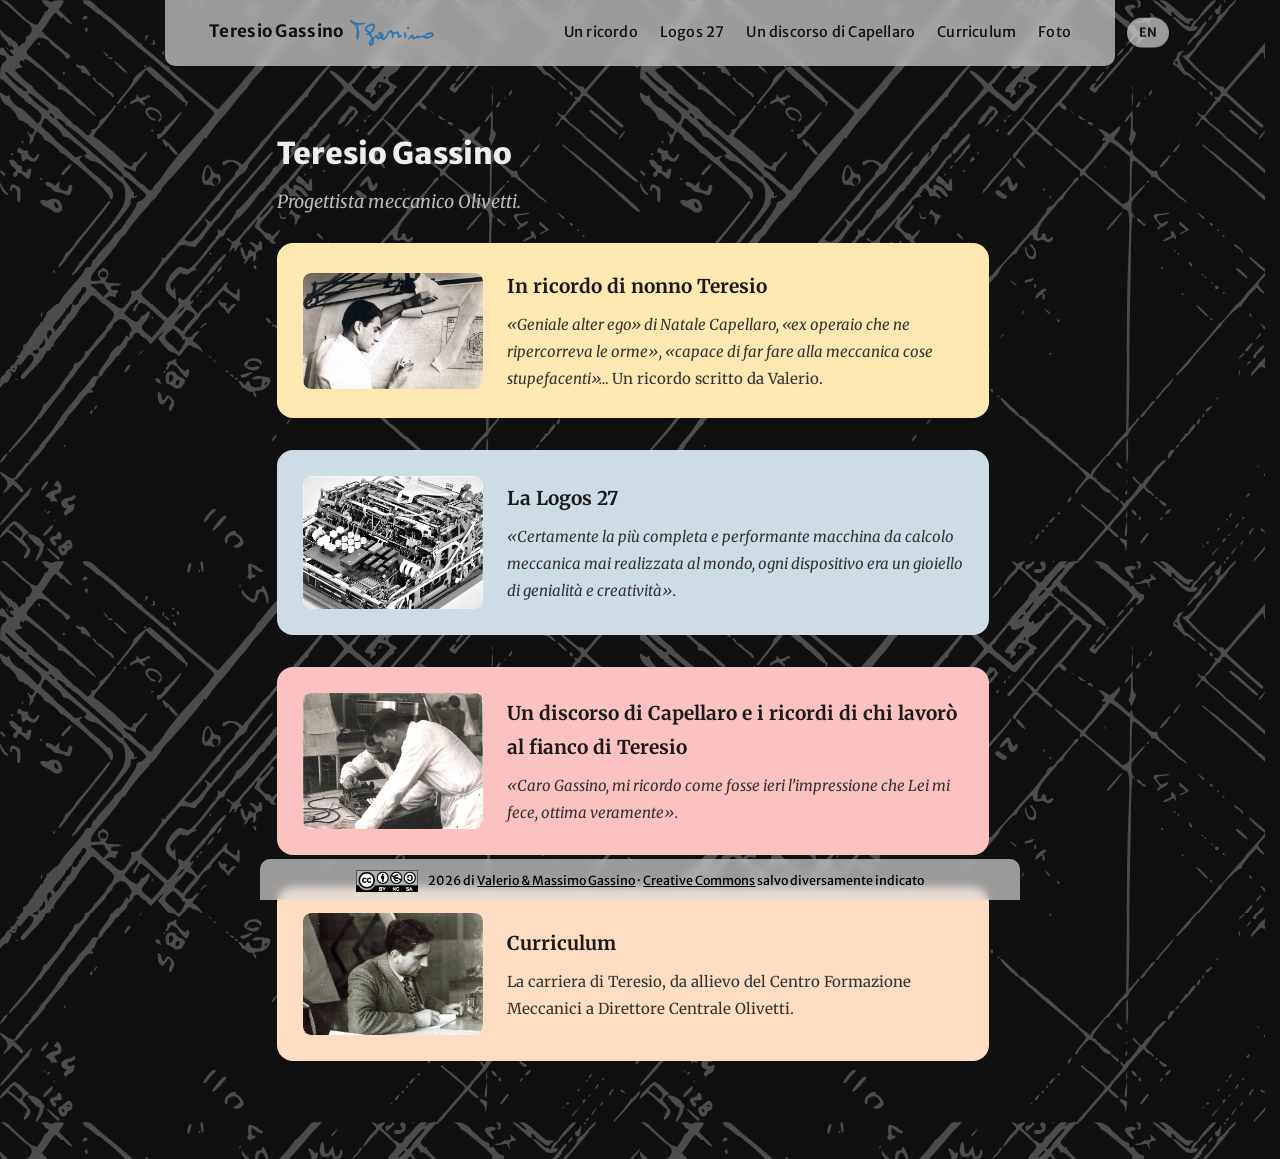
<file: index.html>
<!DOCTYPE html>
<html lang="it" class="no-js">
<head>
<meta charset="UTF-8">
<script>document.documentElement.classList.replace('no-js','js'); if ('scrollRestoration' in history) { history.scrollRestoration = 'manual'; var twS = history.state || {}; if (!twS.twKey) { twS.twKey = 'k' + Date.now().toString(36) + Math.random().toString(36).slice(2, 8); try { history.replaceState(twS, ''); } catch (e) {} } } addEventListener('load', function () { if (!window.__animsReady) { document.documentElement.classList.replace('js', 'no-js'); if ('scrollRestoration' in history) history.scrollRestoration = 'auto'; document.documentElement.classList.add('scroll-smooth'); } });</script>
<meta name="viewport" content="width=device-width, initial-scale=1.0, viewport-fit=cover">
<meta name="referrer" content="strict-origin-when-cross-origin">
<meta name="theme-color" content="#101010">
<title>Teresio Gassino — Progettista meccanico Olivetti</title>
<meta name="description" content="Teresio Gassino, progettista meccanico di macchine da calcolo Olivetti, geniale alter ego di Capellaro.">
<link rel="preload" href="fonts/merriweather-400-normal.woff2" as="font" type="font/woff2" crossorigin>
<link rel="preload" href="fonts/merriweather-sans-400-normal.woff2" as="font" type="font/woff2" crossorigin>
<link rel="stylesheet" href="css/style.css">
<link rel="icon" href="sfondi/favicon.svg" type="image/svg+xml">
<link rel="icon" href="sfondi/favicon-32.png" sizes="32x32" type="image/png">
<link rel="apple-touch-icon" href="sfondi/apple-touch-icon.png">
<link rel="canonical" href="https://teresioweb.github.io/">
<link rel="alternate" hreflang="it" href="https://teresioweb.github.io/">
<link rel="alternate" hreflang="en" href="https://teresioweb.github.io/en/">
<link rel="alternate" hreflang="x-default" href="https://teresioweb.github.io/">
<meta property="og:type" content="website">
<meta property="og:site_name" content="Teresio Gassino">
<meta property="og:title" content="Teresio Gassino — Progettista meccanico Olivetti">
<meta property="og:description" content="Teresio Gassino, progettista meccanico di macchine da calcolo Olivetti, geniale alter ego di Capellaro.">
<meta property="og:url" content="https://teresioweb.github.io/">
<meta property="og:image" content="https://teresioweb.github.io/images/card-tecnigrafo.webp">
<meta property="og:image:width" content="1200">
<meta property="og:image:height" content="774">
<meta property="og:image:alt" content="Teresio Gassino al tecnigrafo, Olivetti">
<meta property="og:locale" content="it_IT">
<meta name="twitter:card" content="summary_large_image">
<meta name="twitter:title" content="Teresio Gassino — Progettista meccanico Olivetti">
<meta name="twitter:description" content="Teresio Gassino, progettista meccanico di macchine da calcolo Olivetti, geniale alter ego di Capellaro.">
<meta name="twitter:image" content="https://teresioweb.github.io/images/card-tecnigrafo.webp">
<meta name="twitter:image:alt" content="Teresio Gassino al tecnigrafo, Olivetti">
<script type="application/ld+json">
{
  "@context": "https://schema.org",
  "@graph": [
    {
      "@type": "Person",
      "@id": "https://teresioweb.github.io/#teresio",
      "name": "Teresio Gassino",
      "birthDate": "1924-11-17",
      "birthPlace": {
        "@id": "https://teresioweb.github.io/#are"
      },
      "deathDate": "1998",
      "deathPlace": {
        "@id": "https://teresioweb.github.io/#sangimignano"
      },
      "jobTitle": {
        "@language": "it",
        "@value": "Progettista meccanico"
      },
      "worksFor": {
        "@id": "https://teresioweb.github.io/#olivetti"
      },
      "knowsAbout": {
        "@language": "it",
        "@value": "Progettazione meccanica"
      },
      "sameAs": [
        "https://it.wikipedia.org/wiki/Teresio_Gassino",
        "https://www.wikidata.org/wiki/Q103831208"
      ]
    },
    {
      "@type": "WebSite",
      "@id": "https://teresioweb.github.io/#website",
      "url": "https://teresioweb.github.io/",
      "name": "Teresio Gassino",
      "inLanguage": "it",
      "about": {
        "@id": "https://teresioweb.github.io/#teresio"
      }
    },
    {
      "@type": "Place",
      "@id": "https://teresioweb.github.io/#are",
      "name": {
        "@language": "it",
        "@value": "Arè di Caluso, Italia"
      }
    },
    {
      "@type": "Place",
      "@id": "https://teresioweb.github.io/#sangimignano",
      "name": {
        "@language": "it",
        "@value": "San Gimignano, Italia"
      }
    },
    {
      "@type": "Organization",
      "@id": "https://teresioweb.github.io/#olivetti",
      "name": "Olivetti"
    }
  ]
}
</script>
</head>
<body class="page-index">
<a href="#main" class="skip-link">Vai al contenuto</a>
<header class="site-nav">
  <div class="nav-inner">
    <a href="./" class="brand active" aria-current="page"><span class="brand-text">Teresio Gassino</span> <img src="sfondi/firma.svg" alt="" class="brand-signature"></a>
    <button type="button" class="menu-toggle" aria-controls="nav-links" aria-label="Menu" aria-expanded="false">
      <span aria-hidden="true"></span><span aria-hidden="true"></span><span aria-hidden="true"></span>
    </button>
    <nav class="nav-links" id="nav-links">
    <a href="home.html">Un ricordo</a>
    <a href="logos.html">Logos 27</a>
    <a href="discorso.html">Un discorso di Capellaro</a>
    <a href="curriculum.html">Curriculum</a>
    <a href="galleria.html">Foto</a>
    <a href="/en/" class="lang-link" hreflang="en" lang="en" aria-label="EN &ndash; English version"><img src="/sfondi/flag-gb.svg" alt="" class="lang-flag-icon"><span>EN</span></a>
  </nav>
  </div>
  <a href="/en/" class="lang-link-desktop" hreflang="en" lang="en" aria-label="EN &ndash; English version">EN</a>
</header>

<main id="main" tabindex="-1">
  <h1>Teresio Gassino</h1>
  <p class="page-subtitle">Progettista meccanico Olivetti.</p>

  <div class="cards">
    <a class="card reveal-img" href="home.html">
      <span class="card-img"><img src="images/card-tecnigrafo.webp" width="1200" height="774" alt=""></span>
      <div>
        <h2>In ricordo di nonno Teresio</h2>
        <p>&laquo;Geniale alter ego&raquo; di Natale Capellaro, &laquo;ex operaio che ne ripercorreva le orme&raquo;, &laquo;capace di far fare alla meccanica cose stupefacenti&raquo;&hellip; <span class="plain">Un ricordo scritto da Valerio.</span></p>
      </div>
    </a>

    <a class="card reveal-img" href="logos.html">
      <span class="card-img"><img src="images/card-logos.webp" width="700" height="517" alt=""></span>
      <div>
        <h2>La Logos 27</h2>
        <p>&laquo;Certamente la pi&ugrave; completa e performante macchina da calcolo meccanica mai realizzata al mondo, ogni dispositivo era un gioiello di genialit&agrave; e creativit&agrave;&raquo;.</p>
      </div>
    </a>

    <a class="card reveal-img" href="discorso.html">
      <span class="card-img"><img src="images/card-lavoro-1.webp" width="700" height="528" alt=""></span>
      <div>
        <h2>Un discorso di Capellaro e i ricordi di chi lavor&ograve; al fianco di Teresio</h2>
        <p>&laquo;Caro Gassino, mi ricordo come fosse ieri l&rsquo;impressione che Lei mi fece, ottima veramente&raquo;.</p>
      </div>
    </a>

    <a class="card reveal-img" href="curriculum.html">
      <span class="card-img"><img src="images/card-lavoro-2.webp" width="700" height="476" alt=""></span>
      <div>
        <h2>Curriculum</h2>
        <p><span class="plain">La carriera di Teresio, da allievo del Centro Formazione Meccanici a Direttore Centrale Olivetti.</span></p>
      </div>
    </a>
  </div>
</main>

<footer>
  <img src="images/creative.png" width="403" height="141" alt="" class="cc-logo">
  <p>2026 di <a href="mailto:teresiowebpage@protonmail.com">Valerio &amp; Massimo Gassino</a><span class="desktop-dot"> &middot;</span><br class="mobile-break">
  <a href="https://creativecommons.org/licenses/by-nc-sa/4.0/deed.it" target="_blank" rel="noopener">Creative Commons</a> salvo diversamente indicato</p>
</footer>

<script src="js/animations.js"></script>
</body>
</html>
</file>
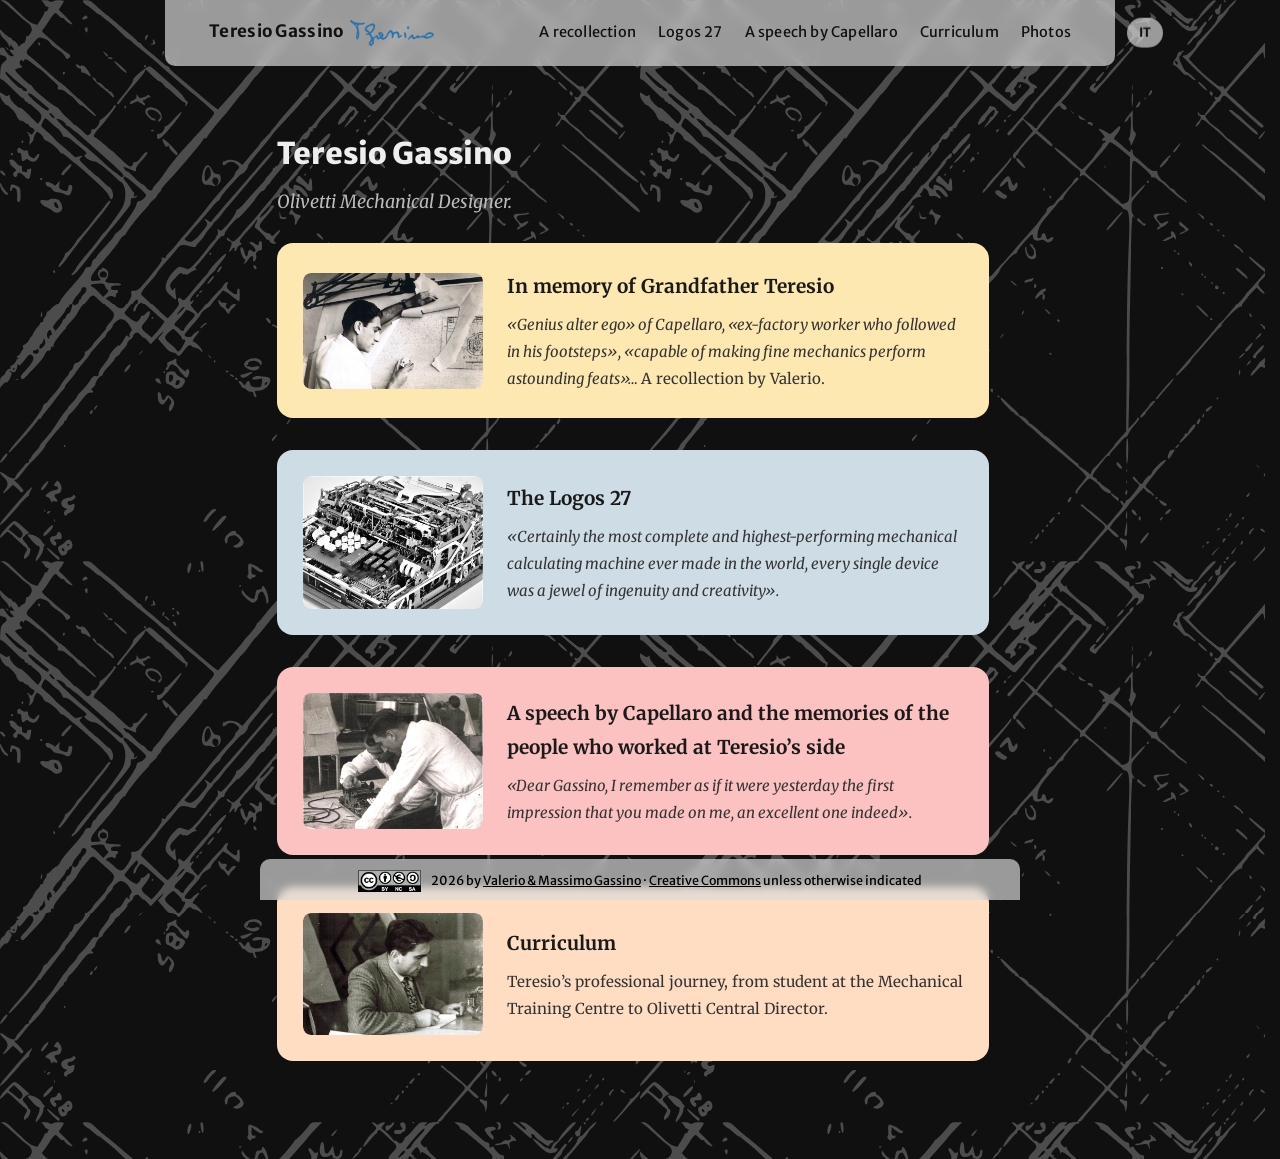
<file: en/index.html>
<!DOCTYPE html>
<html lang="en" class="no-js">
<head>
<meta charset="UTF-8">
<script>document.documentElement.classList.replace('no-js','js'); if ('scrollRestoration' in history) { history.scrollRestoration = 'manual'; var twS = history.state || {}; if (!twS.twKey) { twS.twKey = 'k' + Date.now().toString(36) + Math.random().toString(36).slice(2, 8); try { history.replaceState(twS, ''); } catch (e) {} } } addEventListener('load', function () { if (!window.__animsReady) { document.documentElement.classList.replace('js', 'no-js'); if ('scrollRestoration' in history) history.scrollRestoration = 'auto'; document.documentElement.classList.add('scroll-smooth'); } });</script>
<meta name="viewport" content="width=device-width, initial-scale=1.0, viewport-fit=cover">
<meta name="referrer" content="strict-origin-when-cross-origin">
<meta name="theme-color" content="#101010">
<title>Teresio Gassino — Olivetti Mechanical Designer</title>
<meta name="description" content="Teresio Gassino, mechanical designer of Olivetti calculating machines, genius alter ego of Capellaro.">
<link rel="preload" href="/fonts/merriweather-400-normal.woff2" as="font" type="font/woff2" crossorigin>
<link rel="preload" href="/fonts/merriweather-sans-400-normal.woff2" as="font" type="font/woff2" crossorigin>
<link rel="stylesheet" href="/css/style.css">
<link rel="icon" href="/sfondi/favicon.svg" type="image/svg+xml">
<link rel="icon" href="/sfondi/favicon-32.png" sizes="32x32" type="image/png">
<link rel="apple-touch-icon" href="/sfondi/apple-touch-icon.png">
<link rel="canonical" href="https://teresioweb.github.io/en/">
<link rel="alternate" hreflang="it" href="https://teresioweb.github.io/">
<link rel="alternate" hreflang="en" href="https://teresioweb.github.io/en/">
<link rel="alternate" hreflang="x-default" href="https://teresioweb.github.io/">
<meta property="og:type" content="website">
<meta property="og:site_name" content="Teresio Gassino">
<meta property="og:title" content="Teresio Gassino — Olivetti Mechanical Designer">
<meta property="og:description" content="Teresio Gassino, mechanical designer of Olivetti calculating machines, genius alter ego of Capellaro.">
<meta property="og:url" content="https://teresioweb.github.io/en/">
<meta property="og:image" content="https://teresioweb.github.io/images/card-tecnigrafo.webp">
<meta property="og:image:width" content="1200">
<meta property="og:image:height" content="774">
<meta property="og:image:alt" content="Teresio Gassino at his drafting table, Olivetti">
<meta property="og:locale" content="en_GB">
<meta name="twitter:card" content="summary_large_image">
<meta name="twitter:title" content="Teresio Gassino — Olivetti Mechanical Designer">
<meta name="twitter:description" content="Teresio Gassino, mechanical designer of Olivetti calculating machines, genius alter ego of Capellaro.">
<meta name="twitter:image" content="https://teresioweb.github.io/images/card-tecnigrafo.webp">
<meta name="twitter:image:alt" content="Teresio Gassino at his drafting table, Olivetti">
<script type="application/ld+json">
{
  "@context": "https://schema.org",
  "@graph": [
    {
      "@type": "Person",
      "@id": "https://teresioweb.github.io/#teresio",
      "name": "Teresio Gassino",
      "birthDate": "1924-11-17",
      "birthPlace": {
        "@id": "https://teresioweb.github.io/#are"
      },
      "deathDate": "1998",
      "deathPlace": {
        "@id": "https://teresioweb.github.io/#sangimignano"
      },
      "jobTitle": {
        "@language": "en",
        "@value": "Mechanical designer"
      },
      "worksFor": {
        "@id": "https://teresioweb.github.io/#olivetti"
      },
      "knowsAbout": {
        "@language": "en",
        "@value": "Mechanical design"
      },
      "sameAs": [
        "https://it.wikipedia.org/wiki/Teresio_Gassino",
        "https://www.wikidata.org/wiki/Q103831208"
      ]
    },
    {
      "@type": "WebSite",
      "@id": "https://teresioweb.github.io/en/#website",
      "url": "https://teresioweb.github.io/en/",
      "name": "Teresio Gassino",
      "inLanguage": "en",
      "about": {
        "@id": "https://teresioweb.github.io/#teresio"
      }
    },
    {
      "@type": "Place",
      "@id": "https://teresioweb.github.io/#are",
      "name": {
        "@language": "en",
        "@value": "Arè di Caluso, Italy"
      }
    },
    {
      "@type": "Place",
      "@id": "https://teresioweb.github.io/#sangimignano",
      "name": {
        "@language": "en",
        "@value": "San Gimignano, Italy"
      }
    },
    {
      "@type": "Organization",
      "@id": "https://teresioweb.github.io/#olivetti",
      "name": "Olivetti"
    }
  ]
}
</script>
</head>
<body class="page-index">
<a href="#main" class="skip-link">Skip to content</a>
<header class="site-nav">
  <div class="nav-inner">
    <a href="/en/" class="brand active" aria-current="page"><span class="brand-text">Teresio Gassino</span> <img src="/sfondi/firma.svg" alt="" class="brand-signature"></a>
    <button type="button" class="menu-toggle" aria-controls="nav-links" aria-label="Menu" aria-expanded="false">
      <span aria-hidden="true"></span><span aria-hidden="true"></span><span aria-hidden="true"></span>
    </button>
    <nav class="nav-links" id="nav-links">
    <a href="/en/home.html">A recollection</a>
    <a href="/en/logos.html">Logos 27</a>
    <a href="/en/discorso.html">A speech by Capellaro</a>
    <a href="/en/curriculum.html">Curriculum</a>
    <a href="/en/galleria.html">Photos</a>
    <a href="/" class="lang-link" hreflang="it" lang="it" aria-label="IT &ndash; Versione italiana"><img src="/sfondi/flag-it.svg" alt="" class="lang-flag-icon"><span>IT</span></a>
  </nav>
  </div>
  <a href="/" class="lang-link-desktop" hreflang="it" lang="it" aria-label="IT &ndash; Versione italiana">IT</a>
</header>

<main id="main" tabindex="-1">
  <h1>Teresio Gassino</h1>
  <p class="page-subtitle">Olivetti Mechanical Designer.</p>

  <div class="cards">
    <a class="card reveal-img" href="/en/home.html">
      <span class="card-img"><img src="/images/card-tecnigrafo.webp" width="1200" height="774" alt=""></span>
      <div>
        <h2>In memory of Grandfather Teresio</h2>
        <p>&laquo;Genius alter ego&raquo; of Capellaro, &laquo;ex-factory worker who followed in his footsteps&raquo;, &laquo;capable of making fine mechanics perform astounding feats&raquo;&hellip; <span class="plain">A recollection by Valerio.</span></p>
      </div>
    </a>

    <a class="card reveal-img" href="/en/logos.html">
      <span class="card-img"><img src="/images/card-logos.webp" width="700" height="517" alt=""></span>
      <div>
        <h2>The Logos 27</h2>
        <p>&laquo;Certainly the most complete and highest-performing mechanical calculating machine ever made in the world, every single device was a jewel of ingenuity and creativity&raquo;.</p>
      </div>
    </a>

    <a class="card reveal-img" href="/en/discorso.html">
      <span class="card-img"><img src="/images/card-lavoro-1.webp" width="700" height="528" alt=""></span>
      <div>
        <h2>A speech by Capellaro and the memories of the people who worked at Teresio&rsquo;s side</h2>
        <p>&laquo;Dear Gassino, I remember as if it were yesterday the first impression that you made on me, an excellent one indeed&raquo;.</p>
      </div>
    </a>

    <a class="card reveal-img" href="/en/curriculum.html">
      <span class="card-img"><img src="/images/card-lavoro-2.webp" width="700" height="476" alt=""></span>
      <div>
        <h2>Curriculum</h2>
        <p><span class="plain">Teresio&rsquo;s professional journey, from student at the Mechanical Training Centre to Olivetti Central Director.</span></p>
      </div>
    </a>
  </div>
</main>

<footer>
  <img src="/images/creative.png" width="403" height="141" alt="" class="cc-logo">
  <p>2026 by <a href="mailto:teresiowebpage@protonmail.com">Valerio &amp; Massimo Gassino</a><span class="desktop-dot"> &middot;</span><br class="mobile-break">
  <a href="https://creativecommons.org/licenses/by-nc-sa/4.0/deed.en" target="_blank" rel="noopener">Creative Commons</a> unless otherwise indicated</p>
</footer>

<script src="/js/animations.js"></script>
</body>
</html>
</file>
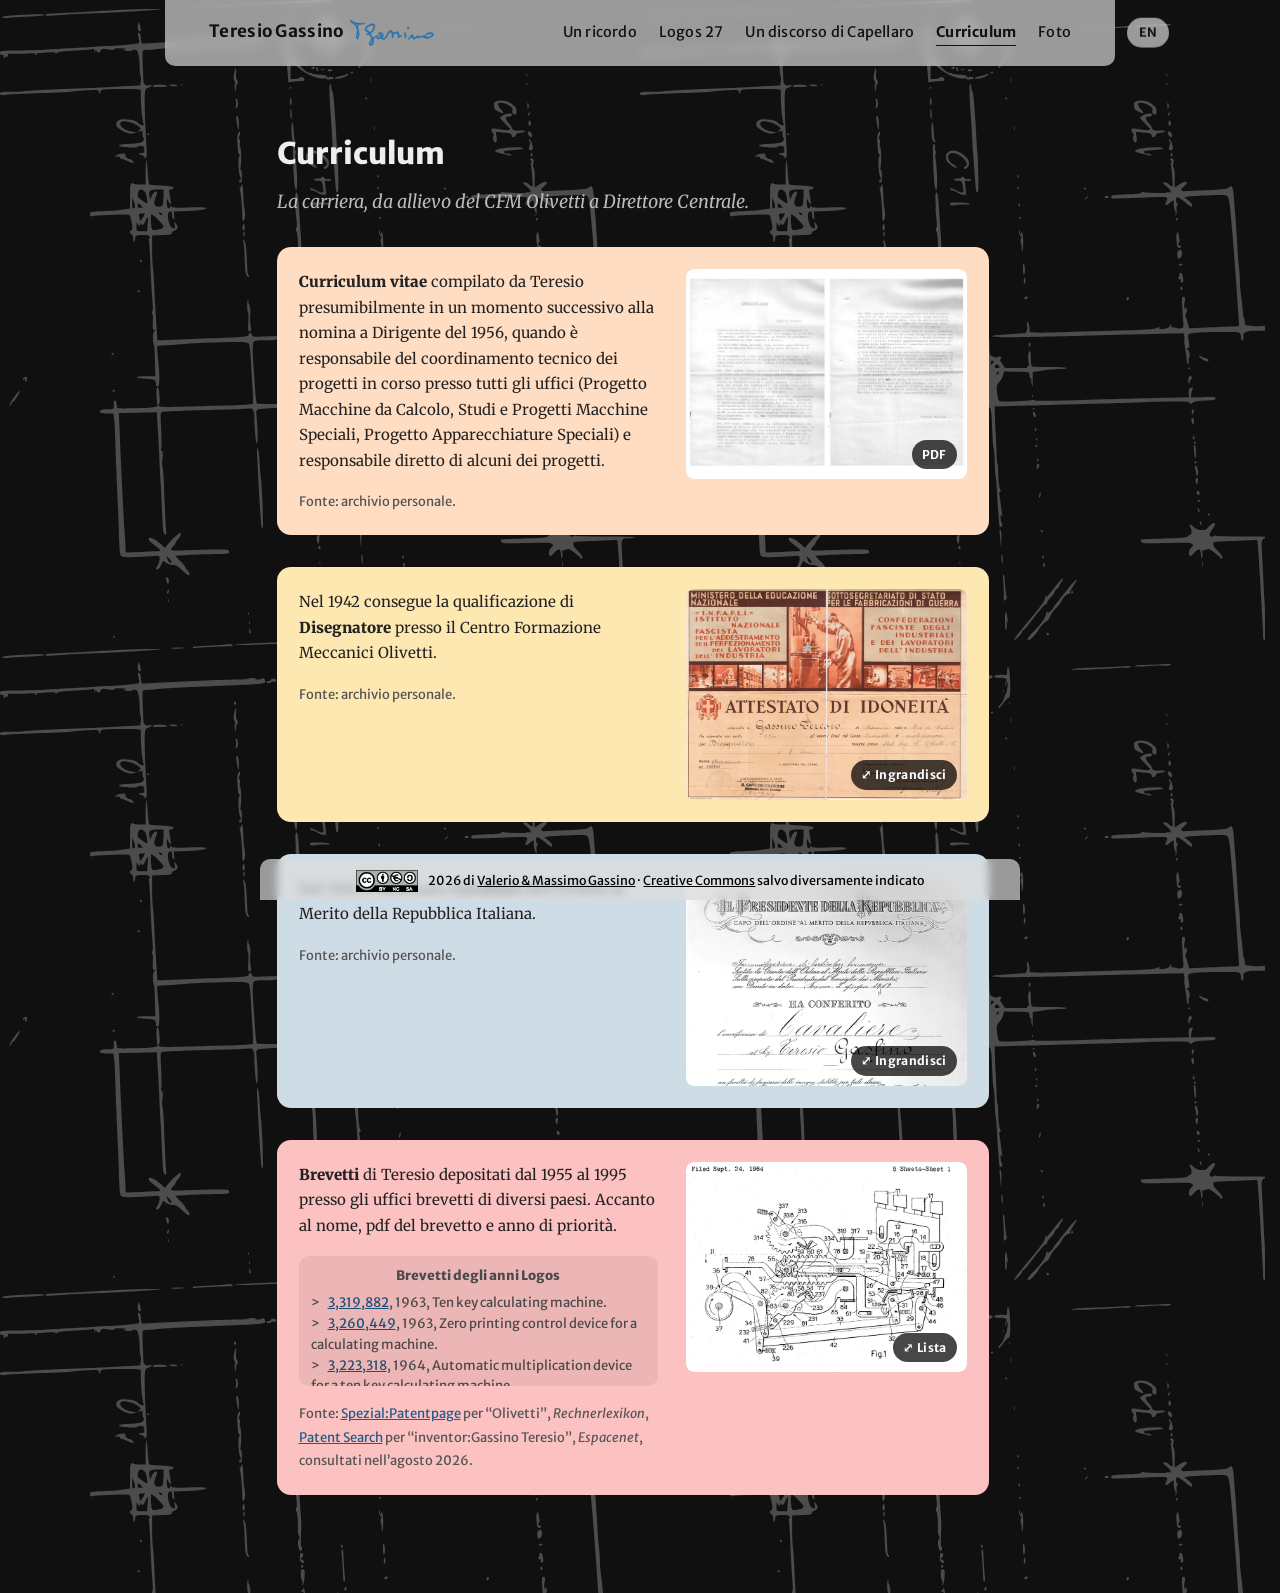
<file: curriculum.html>
<!DOCTYPE html>
<html lang="it" class="no-js">
<head>
<meta charset="UTF-8">
<script>document.documentElement.classList.replace('no-js','js'); if ('scrollRestoration' in history) { history.scrollRestoration = 'manual'; var twS = history.state || {}; if (!twS.twKey) { twS.twKey = 'k' + Date.now().toString(36) + Math.random().toString(36).slice(2, 8); try { history.replaceState(twS, ''); } catch (e) {} } } addEventListener('load', function () { if (!window.__animsReady) { document.documentElement.classList.replace('js', 'no-js'); if ('scrollRestoration' in history) history.scrollRestoration = 'auto'; document.documentElement.classList.add('scroll-smooth'); } });</script>
<meta name="viewport" content="width=device-width, initial-scale=1.0, viewport-fit=cover">
<meta name="referrer" content="strict-origin-when-cross-origin">
<meta name="theme-color" content="#101010">
<title>Teresio Gassino — Curriculum</title>
<meta name="description" content="Il curriculum professionale di Teresio Gassino, progettista meccanico Olivetti.">
<link rel="preload" href="fonts/merriweather-400-normal.woff2" as="font" type="font/woff2" crossorigin>
<link rel="preload" href="fonts/merriweather-sans-400-normal.woff2" as="font" type="font/woff2" crossorigin>
<link rel="stylesheet" href="css/style.css">
<link rel="icon" href="sfondi/favicon.svg" type="image/svg+xml">
<link rel="icon" href="sfondi/favicon-32.png" sizes="32x32" type="image/png">
<link rel="apple-touch-icon" href="sfondi/apple-touch-icon.png">
<link rel="canonical" href="https://teresioweb.github.io/curriculum.html">
<link rel="alternate" hreflang="it" href="https://teresioweb.github.io/curriculum.html">
<link rel="alternate" hreflang="en" href="https://teresioweb.github.io/en/curriculum.html">
<link rel="alternate" hreflang="x-default" href="https://teresioweb.github.io/curriculum.html">
<meta property="og:type" content="website">
<meta property="og:site_name" content="Teresio Gassino">
<meta property="og:title" content="Teresio Gassino — Curriculum">
<meta property="og:description" content="Il curriculum professionale di Teresio Gassino, progettista meccanico Olivetti.">
<meta property="og:url" content="https://teresioweb.github.io/curriculum.html">
<meta property="og:image" content="https://teresioweb.github.io/images/curriculum-fronte.webp">
<meta property="og:image:width" content="1200">
<meta property="og:image:height" content="849">
<meta property="og:image:alt" content="Curriculum vitae di Teresio Gassino">
<meta property="og:locale" content="it_IT">
<meta name="twitter:card" content="summary_large_image">
<meta name="twitter:title" content="Teresio Gassino — Curriculum">
<meta name="twitter:description" content="Il curriculum professionale di Teresio Gassino, progettista meccanico Olivetti.">
<meta name="twitter:image" content="https://teresioweb.github.io/images/curriculum-fronte.webp">
<meta name="twitter:image:alt" content="Curriculum vitae di Teresio Gassino">
<script type="application/ld+json">
{
  "@context": "https://schema.org",
  "@graph": [
    {
      "@type": "CollectionPage",
      "@id": "https://teresioweb.github.io/curriculum.html#page",
      "url": "https://teresioweb.github.io/curriculum.html",
      "name": "Curriculum",
      "inLanguage": "it",
      "isPartOf": {
        "@id": "https://teresioweb.github.io/#website"
      },
      "about": {
        "@id": "https://teresioweb.github.io/#teresio"
      },
      "hasPart": [
        {
          "@type": "CreativeWork",
          "name": "Curriculum vitae",
          "about": {
            "@id": "https://teresioweb.github.io/#teresio"
          }
        },
        {
          "@type": "CreativeWork",
          "name": "Diploma del Centro Formazione Meccanici Olivetti",
          "datePublished": "1942",
          "about": {
            "@id": "https://teresioweb.github.io/#teresio"
          }
        },
        {
          "@type": "CreativeWork",
          "name": "Onorificenza di Cavaliere dell’Ordine al Merito della Repubblica Italiana",
          "datePublished": "1962",
          "about": {
            "@id": "https://teresioweb.github.io/#teresio"
          }
        },
        {
          "@type": "CreativeWork",
          "additionalType": "https://schema.org/CreativeWork",
          "name": "US Patent 3,084,855 — Ten-key adding machine for non-uniform decimal denominations",
          "datePublished": "1962",
          "creator": {
            "@id": "https://teresioweb.github.io/#teresio"
          }
        },
        {
          "@type": "CreativeWork",
          "additionalType": "https://schema.org/CreativeWork",
          "name": "US Patent 3,121,487 — Paper carriage control mechanism for accounting machines",
          "datePublished": "1964",
          "creator": {
            "@id": "https://teresioweb.github.io/#teresio"
          }
        },
        {
          "@type": "CreativeWork",
          "additionalType": "https://schema.org/CreativeWork",
          "name": "US Patent 3,139,520 — Perforated record card reading apparatus",
          "datePublished": "1964",
          "creator": {
            "@id": "https://teresioweb.github.io/#teresio"
          }
        },
        {
          "@type": "CreativeWork",
          "additionalType": "https://schema.org/CreativeWork",
          "name": "US Patent 3,223,318 — Automatic multiplication device for a ten key calculating machine",
          "datePublished": "1965",
          "creator": {
            "@id": "https://teresioweb.github.io/#teresio"
          }
        },
        {
          "@type": "CreativeWork",
          "additionalType": "https://schema.org/CreativeWork",
          "name": "US Patent 3,260,449 — Zero printing control device for a calculating machine",
          "datePublished": "1966",
          "creator": {
            "@id": "https://teresioweb.github.io/#teresio"
          }
        },
        {
          "@type": "CreativeWork",
          "additionalType": "https://schema.org/CreativeWork",
          "name": "US Patent 3,319,882 — Ten key calculating machine",
          "datePublished": "1967",
          "creator": {
            "@id": "https://teresioweb.github.io/#teresio"
          }
        },
        {
          "@type": "CreativeWork",
          "additionalType": "https://schema.org/CreativeWork",
          "name": "US Patent 3,331,556 — Power driving device for a calculating machine",
          "datePublished": "1967",
          "creator": {
            "@id": "https://teresioweb.github.io/#teresio"
          }
        },
        {
          "@type": "CreativeWork",
          "additionalType": "https://schema.org/CreativeWork",
          "name": "US Patent 3,363,837 — Mechanical storing device for storing information coded according to a binary code",
          "datePublished": "1968",
          "creator": {
            "@id": "https://teresioweb.github.io/#teresio"
          }
        },
        {
          "@type": "CreativeWork",
          "additionalType": "https://schema.org/CreativeWork",
          "name": "US Patent 3,370,788 — Program control device for a calculating or like machine",
          "datePublished": "1968",
          "creator": {
            "@id": "https://teresioweb.github.io/#teresio"
          }
        },
        {
          "@type": "CreativeWork",
          "additionalType": "https://schema.org/CreativeWork",
          "name": "US Patent 3,390,929 — Soundproof cover for an office machine",
          "datePublished": "1968",
          "creator": {
            "@id": "https://teresioweb.github.io/#teresio"
          }
        },
        {
          "@type": "CreativeWork",
          "additionalType": "https://schema.org/CreativeWork",
          "name": "US Patent 3,423,018 — Ten key calculating machine adapted to effect multiplications as well as divisions",
          "datePublished": "1969",
          "creator": {
            "@id": "https://teresioweb.github.io/#teresio"
          }
        },
        {
          "@type": "CreativeWork",
          "additionalType": "https://schema.org/CreativeWork",
          "name": "US Patent 3,451,616 — Automatic shortcut multiplication device for a calculating machine",
          "datePublished": "1969",
          "creator": {
            "@id": "https://teresioweb.github.io/#teresio"
          }
        },
        {
          "@type": "CreativeWork",
          "additionalType": "https://schema.org/CreativeWork",
          "name": "US Patent 3,549,087 — Ten key calculating machine",
          "datePublished": "1970",
          "creator": {
            "@id": "https://teresioweb.github.io/#teresio"
          }
        },
        {
          "@type": "CreativeWork",
          "additionalType": "https://schema.org/CreativeWork",
          "name": "US Patent 3,692,167 — Key for the keyboards of electric-input office machines",
          "datePublished": "1972",
          "creator": {
            "@id": "https://teresioweb.github.io/#teresio"
          }
        },
        {
          "@type": "CreativeWork",
          "additionalType": "https://schema.org/CreativeWork",
          "name": "US Patent 2,875,882 — Carriage feed mechanism for combined typewriting and computing machines",
          "datePublished": "1959",
          "creator": {
            "@id": "https://teresioweb.github.io/#teresio"
          }
        },
        {
          "@type": "CreativeWork",
          "additionalType": "https://schema.org/CreativeWork",
          "name": "US Patent 2,952,406 — Short-cut multiplication mechanisms for calculating machines",
          "datePublished": "1960",
          "creator": {
            "@id": "https://teresioweb.github.io/#teresio"
          }
        },
        {
          "@type": "CreativeWork",
          "additionalType": "https://schema.org/CreativeWork",
          "name": "US Patent 2,982,469 — Adding machine for non-uniform decimal denominations",
          "datePublished": "1961",
          "creator": {
            "@id": "https://teresioweb.github.io/#teresio"
          }
        },
        {
          "@type": "CreativeWork",
          "additionalType": "https://schema.org/CreativeWork",
          "name": "US Patent 2,992,773 — Multiplication mechanism for adding machines",
          "datePublished": "1961",
          "creator": {
            "@id": "https://teresioweb.github.io/#teresio"
          }
        },
        {
          "@type": "CreativeWork",
          "additionalType": "https://schema.org/CreativeWork",
          "name": "US Patent 3,005,585 — Short-cut multiplication mechanism for ten-key calculating machines",
          "datePublished": "1961",
          "creator": {
            "@id": "https://teresioweb.github.io/#teresio"
          }
        },
        {
          "@type": "CreativeWork",
          "additionalType": "https://schema.org/CreativeWork",
          "name": "US Patent 3,006,540 — Program control device for accounting machines having a traveling paper carriage",
          "datePublished": "1961",
          "creator": {
            "@id": "https://teresioweb.github.io/#teresio"
          }
        },
        {
          "@type": "CreativeWork",
          "additionalType": "https://schema.org/CreativeWork",
          "name": "US Patent 3,040,977 — Function control mechanism for manual adding machines",
          "datePublished": "1962",
          "creator": {
            "@id": "https://teresioweb.github.io/#teresio"
          }
        },
        {
          "@type": "CreativeWork",
          "additionalType": "https://schema.org/CreativeWork",
          "name": "US Patent 2,986,255 — Punching apparatus for printing mechanisms",
          "datePublished": "1961",
          "creator": {
            "@id": "https://teresioweb.github.io/#teresio"
          }
        },
        {
          "@type": "CreativeWork",
          "additionalType": "https://schema.org/CreativeWork",
          "name": "US Patent 3,006,537 — Tape punching apparatus for accounting machines and the like",
          "datePublished": "1961",
          "creator": {
            "@id": "https://teresioweb.github.io/#teresio"
          }
        },
        {
          "@type": "CreativeWork",
          "additionalType": "https://schema.org/CreativeWork",
          "name": "US Patent 3,171,594 — Amount checking device for adding, calculating, accounting and similar machines",
          "datePublished": "1965",
          "creator": {
            "@id": "https://teresioweb.github.io/#teresio"
          }
        },
        {
          "@type": "CreativeWork",
          "additionalType": "https://schema.org/CreativeWork",
          "name": "US Patent 3,259,058 — Printing device for adding or like machine",
          "datePublished": "1966",
          "creator": {
            "@id": "https://teresioweb.github.io/#teresio"
          }
        },
        {
          "@type": "CreativeWork",
          "additionalType": "https://schema.org/CreativeWork",
          "name": "US Patent 3,260,128 — One cycle drive mechanism for selectively rotating a member of a business machine",
          "datePublished": "1966",
          "creator": {
            "@id": "https://teresioweb.github.io/#teresio"
          }
        },
        {
          "@type": "CreativeWork",
          "additionalType": "https://schema.org/CreativeWork",
          "name": "US Patent 3,306,417 — Keyboard mechanism for generating code with selectable code member sets",
          "datePublished": "1967",
          "creator": {
            "@id": "https://teresioweb.github.io/#teresio"
          }
        },
        {
          "@type": "CreativeWork",
          "additionalType": "https://schema.org/CreativeWork",
          "name": "US Patent 3,312,393 — Storing device for a calculating or like machine",
          "datePublished": "1967",
          "creator": {
            "@id": "https://teresioweb.github.io/#teresio"
          }
        },
        {
          "@type": "CreativeWork",
          "additionalType": "https://schema.org/CreativeWork",
          "name": "US Patent 3,358,917 — Total taking device for a printing calculating or like machine",
          "datePublished": "1967",
          "creator": {
            "@id": "https://teresioweb.github.io/#teresio"
          }
        },
        {
          "@type": "CreativeWork",
          "additionalType": "https://schema.org/CreativeWork",
          "name": "US Patent 3,358,918 — Paper feed mechanism for a printing calculating or like machine",
          "datePublished": "1967",
          "creator": {
            "@id": "https://teresioweb.github.io/#teresio"
          }
        },
        {
          "@type": "CreativeWork",
          "additionalType": "https://schema.org/CreativeWork",
          "name": "US Patent 3,397,837 — Printing calculating machine having a transversely movable register",
          "datePublished": "1968",
          "creator": {
            "@id": "https://teresioweb.github.io/#teresio"
          }
        },
        {
          "@type": "CreativeWork",
          "additionalType": "https://schema.org/CreativeWork",
          "name": "US Patent 3,404,765 — Printing device with selecting mechanism employing a group of eccentrics",
          "datePublished": "1968",
          "creator": {
            "@id": "https://teresioweb.github.io/#teresio"
          }
        },
        {
          "@type": "CreativeWork",
          "additionalType": "https://schema.org/CreativeWork",
          "name": "US Patent 3,448,844 — Device for transversely displacing a typecarrier carriage including a folding rack",
          "datePublished": "1969",
          "creator": {
            "@id": "https://teresioweb.github.io/#teresio"
          }
        },
        {
          "@type": "CreativeWork",
          "additionalType": "https://schema.org/CreativeWork",
          "name": "US Patent 3,702,001 — Method of electrosensitive printing or recording and apparatus therefor",
          "datePublished": "1972",
          "creator": {
            "@id": "https://teresioweb.github.io/#teresio"
          }
        },
        {
          "@type": "CreativeWork",
          "additionalType": "https://schema.org/CreativeWork",
          "name": "DE Gebrauchsmuster 7,014,884 — Tafel mit Reihen von verstellbaren Stiften als Spielzeug und didaktisches Hilfsmittel zur Bildung von Grafiken und für ähnliche Anwendungsfälle",
          "datePublished": "1970",
          "creator": {
            "@id": "https://teresioweb.github.io/#teresio"
          }
        },
        {
          "@type": "CreativeWork",
          "additionalType": "https://schema.org/CreativeWork",
          "name": "DE Offenlegungsschrift 2,036,218 — Kodezeichenlesesystem",
          "datePublished": "1971",
          "creator": {
            "@id": "https://teresioweb.github.io/#teresio"
          }
        },
        {
          "@type": "CreativeWork",
          "additionalType": "https://schema.org/CreativeWork",
          "name": "US Patent 3,924,105 — Device for optically reading coded identity cards and the like",
          "datePublished": "1975",
          "creator": {
            "@id": "https://teresioweb.github.io/#teresio"
          }
        },
        {
          "@type": "CreativeWork",
          "additionalType": "https://schema.org/CreativeWork",
          "name": "IT Patent 1,038,503 — Dispositivo di comando per i triangoli di discesa di una macchina rettilinea per maglieria",
          "datePublished": "1979",
          "creator": {
            "@id": "https://teresioweb.github.io/#teresio"
          }
        },
        {
          "@type": "CreativeWork",
          "additionalType": "https://schema.org/CreativeWork",
          "name": "IT Patent 1,121,405 — Macchina obliteratrice per tessera a punti, nonché tessera a punti utilizzabile",
          "datePublished": "1981",
          "creator": {
            "@id": "https://teresioweb.github.io/#teresio"
          }
        },
        {
          "@type": "CreativeWork",
          "additionalType": "https://schema.org/CreativeWork",
          "name": "IT Patent 1,060,649 — Dispositivo a comando multiplo per l’azionamento di triangoli di una macchina rettilinea per maglieria",
          "datePublished": "1982",
          "creator": {
            "@id": "https://teresioweb.github.io/#teresio"
          }
        },
        {
          "@type": "CreativeWork",
          "additionalType": "https://schema.org/CreativeWork",
          "name": "IT Patent 1,280,321 — Testina magnetica e dispositivo che la contiene",
          "datePublished": "1998",
          "creator": {
            "@id": "https://teresioweb.github.io/#teresio"
          }
        }
      ]
    }
  ]
}
</script>
</head>
<body class="page-curriculum">
<a href="#main" class="skip-link">Vai al contenuto</a>
<header class="site-nav">
  <div class="nav-inner">
    <a href="./" class="brand"><span class="brand-text">Teresio Gassino</span> <img src="sfondi/firma.svg" alt="" class="brand-signature"></a>
    <button type="button" class="menu-toggle" aria-controls="nav-links" aria-label="Menu" aria-expanded="false">
      <span aria-hidden="true"></span><span aria-hidden="true"></span><span aria-hidden="true"></span>
    </button>
    <nav class="nav-links" id="nav-links">
    <a href="home.html">Un ricordo</a>
    <a href="logos.html">Logos 27</a>
    <a href="discorso.html">Un discorso di Capellaro</a>
    <a href="curriculum.html" class="active" aria-current="page">Curriculum</a>
    <a href="galleria.html">Foto</a>
    <a href="/en/curriculum.html" class="lang-link" hreflang="en" lang="en" aria-label="EN &ndash; English version"><img src="/sfondi/flag-gb.svg" alt="" class="lang-flag-icon"><span>EN</span></a>
  </nav>
  </div>
  <a href="/en/curriculum.html" class="lang-link-desktop" hreflang="en" lang="en" aria-label="EN &ndash; English version">EN</a>
</header>

<main id="main" tabindex="-1">
  <h1>Curriculum</h1>
  <p class="page-subtitle">La carriera, da allievo del CFM Olivetti a Direttore Centrale.</p>

  <figure class="reveal-img side from-right align-top color-band" style="--band-color:#FFDDC2;">
    <div class="side-row">
      <a href="pdf/Curriculum.pdf" target="_blank" rel="noopener">
      <img src="images/curriculum-fronte.webp" width="1200" height="849" alt="Scansione in due pagine del curriculum vitae">
      <span class="img-badge">PDF</span>
    </a>
      <figcaption>
      <h2 class="visually-hidden">Curriculum vitae</h2>
      <p><strong>Curriculum vitae</strong> compilato da Teresio presumibilmente in un momento successivo alla nomina a Dirigente del 1956, quando &egrave; responsabile del coordinamento tecnico dei progetti in corso presso tutti gli uffici (Progetto Macchine da Calcolo, Studi e Progetti Macchine Speciali, Progetto Apparecchiature Speciali) e responsabile diretto di alcuni dei progetti.</p>
      <p class="fonte">Fonte: archivio personale.</p>
    </figcaption>
    </div>
  </figure>

  <figure class="reveal-img side from-right align-top color-band" style="--band-color:#FEE8B2;">
    <div class="side-row">
      <a href="images/diploma-cfm-full.webp" target="_blank" rel="noopener" class="doc-viewer-trigger" data-doc-src="images/diploma-cfm-full.webp" data-doc-alt="Scansione del certificato di qualificazione per Disegnatori del CFM" data-doc-fit="height" data-text-target="text-diploma-cfm">
      <img src="images/diploma-cfm.webp" width="800" height="565" alt="Scansione del certificato di qualificazione per Disegnatori del CFM">
      <span class="img-badge"><span aria-hidden="true">&#10530;</span> Ingrandisci</span>
    </a>
      <figcaption>
      <h2 class="visually-hidden">Diploma del Centro Formazione Meccanici</h2>
      <p>Nel 1942 consegue la qualificazione di <strong>Disegnatore</strong> presso il Centro Formazione Meccanici Olivetti.</p>
      <p class="fonte">Fonte: archivio personale.</p>
    </figcaption>
    </div>
  </figure>

  <figure class="reveal-img side from-right align-top crop-top color-band" style="--band-color:#CEDCE6;">
    <div class="side-row">
      <a href="images/teresio-cavaliere-full.webp" target="_blank" rel="noopener" class="doc-viewer-trigger" data-doc-src="images/teresio-cavaliere-full.webp" data-doc-alt="Diploma dell’onorificenza di Cavaliere" data-doc-fit="height" data-text-target="text-teresio-cavaliere">
      <img src="images/teresio-cavaliere.webp" width="800" height="1090" alt="Diploma dell’onorificenza di Cavaliere">
      <span class="img-badge"><span aria-hidden="true">&#10530;</span> Ingrandisci</span>
    </a>
      <figcaption>
      <h2 class="visually-hidden">Onorificenza di Cavaliere</h2>
      <p>Nel 1962 &egrave; nominato <strong>Cavaliere</strong> dell&rsquo;Ordine al Merito della Repubblica Italiana.</p>
      <p class="fonte">Fonte: archivio personale.</p>
    </figcaption>
    </div>
  </figure>

  <figure class="reveal-img side from-right align-top color-band" style="--band-color:#FCC1C1;">
    <div class="side-row">
      <button type="button" class="doc-viewer-trigger patent-rotator" aria-label="Lista completa dei brevetti" data-text-target="text-brevetti-completi" data-doc-label="Elenco completo dei brevetti">
        <span class="patent-rotator-frames">
          <img src="images/brevetto.webp" width="800" height="615" alt="Disegno di brevetto di calcolatore meccanico" class="patent-frame is-current">
          <img src="[data-uri]" data-frame-src="images/brevetto-2.webp" width="800" height="615" alt="" class="patent-frame">
          <img src="[data-uri]" data-frame-src="images/brevetto-3.webp" width="800" height="615" alt="" class="patent-frame">
        </span>
        <span class="img-badge"><span aria-hidden="true">&#10530;</span> Lista</span>
      </button>
      <figcaption>
      <h2 class="visually-hidden">Brevetti</h2>
      <p><strong>Brevetti</strong> di Teresio depositati dal 1955 al 1995 presso gli uffici brevetti di diversi paesi. Accanto al nome, pdf del brevetto e anno di priorit&agrave;.</p>
      <div class="text-window">
        <p class="doc-list-intro"><strong>Brevetti degli anni Logos</strong></p>
        <ul class="doc-list">
          <li><a href="brevetti/US-3319882.pdf" target="_blank" rel="noopener">3,319,882</a>, 1963, <span lang="en">Ten key calculating machine</span>.</li>
          <li><a href="brevetti/US-3260449.pdf" target="_blank" rel="noopener">3,260,449</a>, 1963, <span lang="en">Zero printing control device for a calculating machine</span>.</li>
          <li><a href="brevetti/US3223318A.pdf" target="_blank" rel="noopener">3,223,318</a>, 1964, <span lang="en">Automatic multiplication device for a ten key calculating machine</span>.</li>
          <li><a href="brevetti/US-3331556.pdf" target="_blank" rel="noopener">3,331,556</a>, 1964, <span lang="en">Power driving device for a calculating machine</span>.</li>
          <li><a href="brevetti/US-3370788.pdf" target="_blank" rel="noopener">3,370,788</a>, 1965, <span lang="en">Program control device for a calculating or like machine</span>.</li>
          <li><a href="brevetti/US-3423018.pdf" target="_blank" rel="noopener">3,423,018</a>, 1965, <span lang="en">Ten key calculating machine adapted to effect multiplications as well as divisions</span>.</li>
          <li><a href="brevetti/US-3451616.pdf" target="_blank" rel="noopener">3,451,616</a>, 1965, <span lang="en">Automatic shortcut multiplication device for a calculating machine</span>.</li>
          <li><a href="brevetti/US3363837A.pdf" target="_blank" rel="noopener">3,363,837</a>, 1966, <span lang="en">Mechanical storing device for storing information coded according to a binary code</span> (il <strong>bit meccanico</strong>).</li>
        </ul>
        <p class="doc-list-expand"><button type="button" class="doc-viewer-trigger doc-list-expand-btn" data-text-target="text-brevetti-completi" data-doc-label="Elenco completo dei brevetti">Espandi la lista</button></p>
      </div>
    </figcaption>
    </div>
    <div class="side-row fonte-row">
      <span class="side-row-spacer"></span>
      <p class="fonte">Fonte: <a href="https://rechnerlexikon.de/it/artikel/Spezial:Patentpage&amp;details=Olivetti" target="_blank" rel="noopener">Spezial:Patentpage</a> per &ldquo;Olivetti&rdquo;, <em>Rechnerlexikon</em>, <a href="https://worldwide.espacenet.com/searchResults?submitted=true&amp;locale=en_EP&amp;IN=Gassino+Teresio" target="_blank" rel="noopener">Patent Search</a> per &ldquo;inventor:Gassino Teresio&rdquo;, <em>Espacenet</em>, consultati nell&rsquo;agosto 2026.</p>
    </div>
  </figure>
</main>

<!-- document viewer: shared dialog for every .doc-viewer-trigger on
     this page (see initDocViewer() in animations.js). -->
<dialog class="doc-viewer-overlay" aria-label="Documento ingrandito">
  <div class="doc-viewer-bar">
    <button type="button" class="doc-viewer-toggle" aria-pressed="false" hidden>Versione testuale</button>
    <button type="button" class="doc-viewer-close" aria-label="Chiudi">&times;</button>
  </div>
  <div class="doc-viewer-scroll" tabindex="0" role="region" aria-label="Documento">
    <img src="[data-uri]" alt="">
  </div>
  <div class="doc-viewer-text" tabindex="0" role="region" aria-label="Trascrizione" hidden></div>
</dialog>

<!-- transcripts, inert until initDocViewer() clones one into
     .doc-viewer-text on open. Transcribed verbatim from the source
     documents (images/diploma-cfm-full.webp, images/teresio-cavaliere-full.webp) —
     capitalization exactly as in the original, spelling exactly as
     transcribed, only apostrophes/quotes normalized to their
     typographic form. .fill spans mark text that was handwritten
     onto a blank line on the printed form, as opposed to the form's
     own printed copy. -->
<template id="text-diploma-cfm">
  <div class="doc-viewer-text-inner">
    <p class="doc-viewer-text-meta">Trascrizione del documento</p>

    <div class="doc-viewer-form-columns">
      <div>MINISTERO DELLA EDUCAZIONE NAZIONALE</div>
      <div>SOTTOSEGRETARIATO DI STATO PER LE FABBRICAZIONI DI GUERRA</div>
    </div>
    <div class="doc-viewer-form-columns">
      <div>= I.N.F.A.P.L.I. = ISTITUTO NAZIONALE FASCISTA PER L&rsquo;ADDESTRAMENTO ED IL PERFEZIONAMENTO DEI LAVORATORI DELL&rsquo;INDUSTRIA</div>
      <div>CONFEDERAZIONI FASCISTE DEGLI INDUSTRIALI E DEI LAVORATORI DELL&rsquo;INDUSTRIA</div>
    </div>

    <p class="doc-viewer-text-meta">9 immagini, di cui una centrale pi&ugrave; grande, che raffigurano scene di lavoro e opere dell&rsquo;industria.</p>

    <p class="doc-viewer-form-title align-center">ATTESTATO DI IDONEIT&Agrave;</p>

    <p class="align-center">rilasciato a <span class="fill">Gassino Teresio</span> di <span class="fill">Giovanni</span> nato a <span class="fill">Ar&egrave; di Caluso</span></p>
    <p>Ha superato con punti <span class="fill">8&frac12;/10</span> gli esami finali del Corso <span class="fill">triennale</span> di <span class="fill">qualificazione</span></p>
    <p>per <span class="fill">Disegnatori</span> tenutosi presso <span class="fill">Stab. Ing. C. Olivetti e C.</span> <span class="fill">S. A. Ivrea</span></p>
    <p>Roma <span class="fill">25 NOV 1942 Anno XXI</span></p>
    <p>N&deg; <span class="fill">169464</span></p>

    <div class="doc-viewer-form-columns doc-viewer-form-columns--left">
      <div>IL DIRETTORE DEL CORSO</div>
      <div>IL PRESIDENTE DELL&rsquo;I.N.F.A.P.L.I.<br><span class="fill">firma</span></div>
    </div>

    <div class="doc-viewer-form-columns doc-viewer-form-columns--left">
      <div>IL SOTTOSEGRETARIO DI STATO<br>PER LE FABBRICAZIONI DI GUERRA<br>IL CAPO DELEGAZIONE <em>(timbro)</em><br>(Colonnello Bozino Osvaldo) <em>(timbro)</em><br><span class="fill">firma</span></div>
      <div>IL MINISTRO<br>DELL&rsquo;EDUCAZIONE NAZIONALE<br><span class="fill">G. Bottai (firma)</span></div>
    </div>
  </div>
</template>

<template id="text-teresio-cavaliere">
  <div class="doc-viewer-text-inner">
    <p class="doc-viewer-text-meta">Trascrizione del documento</p>

    <p class="center-line">IL PRESIDENTE DELLA REPUBBLICA</p>
    <p class="center-line">CAPO DELL&rsquo;ORDINE &ldquo;AL MERITO DELLA REPUBBLICA ITALIANA&bdquo;</p>

    <p>In <span class="fill">considerazione di particolari benemerenze</span><br>
    Sentita la Giunta dell&rsquo;Ordine al Merito della Repubblica Italiana<br>
    Sulla proposta del Presidente del Consiglio dei Ministri;<br>
    con Decreto in data <span class="fill">Roma 2 giugno 1962</span></p>

    <p class="center-line">HA CONFERITO</p>

    <p class="align-center">l&rsquo;onorificenza di <span class="fill">Cavaliere</span><br>
    <span class="fill">al Sig. Teresio Gassino</span></p>

    <p>con facolt&agrave; di fregiarsi delle insegne stabilite per tale classe.<br>
    Il Cancelliere dell&rsquo;Ordine Al Merito della Repubblica Italiana &egrave; incaricato dell&rsquo;esecuzione del presente Decreto che sar&agrave; registrato alla Cancelleria dell&rsquo;Ordine medesimo.</p>

    <p class="align-center">FIRMATO <span class="fill">Segni</span> CONTROFIRMATO <span class="fill">Fanfani</span></p>

    <p>Il Cancelliere dell&rsquo;Ordine dichiara che in esecuzione delle Presidenziali disposizioni<br>
    <span class="fill">il Sig. Teresio Gassino</span><br>
    &egrave; stato iscritto nell&rsquo;Elenco <span class="fill">dei Cavv. (Naz.)</span> al N&deg; <span class="fill">121898 Serie 1&ordf;</span></p>

    <p class="center-line">IL CANCELLIERE DELL&rsquo;ORDINE</p>
    <p class="align-center"><em>firma</em></p>
    <p class="align-center">IL DIRETTORE CAPOUFFICIO DELLA CANCELLERIA</p>
    <p class="align-center"><em>firma</em></p>
  </div>
</template>

<div id="text-brevetti-completi" class="doc-list-full" hidden>
  <div class="doc-viewer-text-inner">
    <p class="doc-viewer-text-meta">I brevetti di Teresio. Accanto al nome, il pdf del brevetto e l&rsquo;anno di priorit&agrave;. Per le famiglie brevettuali estese a pi&ugrave; paesi, si &egrave; scelto il documento statunitense, italiano o tedesco, riportando il codice di altre giurisdizioni tra parentesi laddove questo non risulti immediatamente chiaro nelle banche dati consultate.</p>
    <ul class="doc-list">
        <li><a href="brevetti/US3121487A.pdf" target="_blank" rel="noopener">3,121,487</a>, 1960, <span lang="en">Paper carriage control mechanism for accounting machines</span> (CH385529).</li>
        <li><a href="brevetti/US3084855A.pdf" target="_blank" rel="noopener">3,084,855</a>, 1961, <span lang="en">Ten-key adding machine for non-uniform decimal denominations</span>.</li>
        <li><a href="brevetti/US3139520A.pdf" target="_blank" rel="noopener">3,139,520</a>, 1961, <span lang="en">Perforated record card reading apparatus</span>.</li>
        <li><a href="brevetti/US-3319882.pdf" target="_blank" rel="noopener">3,319,882</a>, 1963, <span lang="en">Ten key calculating machine</span>.</li>
        <li><a href="brevetti/US-3260449.pdf" target="_blank" rel="noopener">3,260,449</a>, 1963, <span lang="en">Zero printing control device for a calculating machine</span>.</li>
        <li><a href="brevetti/US3223318A.pdf" target="_blank" rel="noopener">3,223,318</a>, 1964, <span lang="en">Automatic multiplication device for a ten key calculating machine</span> (CH404247).</li>
        <li><a href="brevetti/US-3331556.pdf" target="_blank" rel="noopener">3,331,556</a>, 1964, <span lang="en">Power driving device for a calculating machine</span> (CH434820).</li>
        <li><a href="brevetti/US-3370788.pdf" target="_blank" rel="noopener">3,370,788</a>, 1965, <span lang="en">Program control device for a calculating or like machine</span>.</li>
        <li><a href="brevetti/US-3423018.pdf" target="_blank" rel="noopener">3,423,018</a>, 1965, <span lang="en">Ten key calculating machine adapted to effect multiplications as well as divisions</span>.</li>
        <li><a href="brevetti/US-3451616.pdf" target="_blank" rel="noopener">3,451,616</a>, 1965, <span lang="en">Automatic shortcut multiplication device for a calculating machine</span>.</li>
        <li><a href="brevetti/US3363837A.pdf" target="_blank" rel="noopener">3,363,837</a>, 1966, <span lang="en">Mechanical storing device for storing information coded according to a binary code</span> (il <strong>bit meccanico</strong>).</li>
        <li><a href="brevetti/US3390929A.pdf" target="_blank" rel="noopener">3,390,929</a>, 1966, <span lang="en">Soundproof cover for an office machine</span>.</li>
        <li><a href="brevetti/US3549087A.pdf" target="_blank" rel="noopener">3,549,087</a>, 1967, <span lang="en">Ten key calculating machine</span> (CA860776).</li>
        <li><a href="brevetti/US3692167A.pdf" target="_blank" rel="noopener">3,692,167</a>, 1969, <span lang="en">Key for the keyboards of electric-input office machines</span>.</li>
      </ul>
      <h3 class="doc-list-heading">Firmati con Natale Capellaro</h3>
      <ul class="doc-list">
        <li><a href="brevetti/US3005585A.pdf" target="_blank" rel="noopener">3,005,585</a>, 1955, <span lang="en">Short-cut multiplication mechanism for ten-key calculating machines</span> (CH340647, SE195739).</li>
        <li><a href="brevetti/US2875882A.pdf" target="_blank" rel="noopener">2,875,882</a>, 1957, <span lang="en">Carriage feed mechanism for combined typewriting and computing machines</span>.</li>
        <li><a href="brevetti/US2982469A.pdf" target="_blank" rel="noopener">2,982,469</a>, 1957, <span lang="en">Adding machine for non-uniform decimal denominations</span>.</li>
        <li><a href="brevetti/US2952406A.pdf" target="_blank" rel="noopener">2,952,406</a>, 1957, <span lang="en">Short-cut multiplication mechanisms for calculating machines</span> (CH346049).</li>
        <li><a href="brevetti/US2992773A.pdf" target="_blank" rel="noopener">2,992,773</a>, 1958, <span lang="en">Multiplication mechanism for adding machines</span> (CH373201).</li>
        <li><a href="brevetti/US3006540A.pdf" target="_blank" rel="noopener">3,006,540</a>, 1958, <span lang="en">Program control device for accounting machines having a traveling paper carriage</span> (CH370806).</li>
        <li><a href="brevetti/US3040977A.pdf" target="_blank" rel="noopener">3,040,977</a>, 1959, <span lang="en">Function control mechanism for manual adding machines</span> (CH388665).</li>
      </ul>
      <h3 class="doc-list-heading">Con altri coinventori</h3>
      <ul class="doc-list">
        <li><a href="brevetti/US3006537A.pdf" target="_blank" rel="noopener">3,006,537</a>, 1957, <span lang="en">Tape punching apparatus for accounting machines and the like</span> (con G. Lanza).</li>
        <li><a href="brevetti/US2986255A.pdf" target="_blank" rel="noopener">2,986,255</a>, 1958, <span lang="en">Punching apparatus for printing mechanisms</span> (con G. Lanza).</li>
        <li><a href="brevetti/US3171594A.pdf" target="_blank" rel="noopener">3,171,594</a>, 1961, <span lang="en">Amount checking device for adding, calculating, accounting and similar machines</span> (con N. Giolitti).</li>
        <li><a href="brevetti/US3260128A.pdf" target="_blank" rel="noopener">3,260,128</a>, 1963, <span lang="en">One cycle drive mechanism for selectively rotating a member of a business machine</span> (con N. Giolitti).</li>
        <li><a href="brevetti/US3259058A.pdf" target="_blank" rel="noopener">3,259,058</a>, 1963, <span lang="en">Printing device for adding or like machine</span> (con L. Rattin).</li>
        <li><a href="brevetti/US3306417A.pdf" target="_blank" rel="noopener">3,306,417</a>, 1964, <span lang="en">Keyboard mechanism for generating code with selectable code member sets</span> (con I. Bovio).</li>
        <li><a href="brevetti/US3312393A.pdf" target="_blank" rel="noopener">3,312,393</a>, 1964, <span lang="en">Storing device for a calculating or like machine</span> (con M. Bovio) (CH443727, SE326849).</li>
        <li><a href="brevetti/US3358917A.pdf" target="_blank" rel="noopener">3,358,917</a>, 1965, <span lang="en">Total taking device for a printing calculating or like machine</span> (con M. Bovio) (CH440769).</li>
        <li><a href="brevetti/US3358918A.pdf" target="_blank" rel="noopener">3,358,918</a>, 1965, <span lang="en">Paper feed mechanism for a printing calculating or like machine</span> (con L. Bertino).</li>
        <li><a href="brevetti/US-3397837.pdf" target="_blank" rel="noopener">3,397,837</a>, 1965, <span lang="en">Printing calculating machine having a transversely movable register</span> (con B. Azzalin) (SE335925).</li>
        <li><a href="brevetti/US3448844A.pdf" target="_blank" rel="noopener">3,448,844</a>, 1966, <span lang="en">Device for transversely displacing a typecarrier carriage including a folding rack</span> (con N. Giolitti).</li>
        <li><a href="brevetti/US3404765A.pdf" target="_blank" rel="noopener">3,404,765</a>, 1966, <span lang="en">Printing device with selecting mechanism employing a group of eccentrics</span> (con I. Bovio) (CH468255, CA824982, CA846592, DE1786631).</li>
        <li><a href="brevetti/US3702001A.pdf" target="_blank" rel="noopener">3,702,001</a>, 1969, <span lang="en">Method of electrosensitive printing or recording and apparatus therefor</span> (con A. Olivei).</li>
      </ul>
      <h3 class="doc-list-heading">Dopo l&rsquo;Olivetti</h3>
      <ul class="doc-list">
        <li><a href="brevetti/DE7014884U.pdf" target="_blank" rel="noopener">7014884</a> (ufficio brevetti tedesco), 1969, <span lang="de">Tafel mit Reihen von verstellbaren Stiften als Spielzeug und didaktisches Hilfsmittel zur Bildung von Grafiken und f&uuml;r &auml;hnliche Anwendungsf&auml;lle</span> (&ldquo;Tavola con file di pioli regolabili come giocattolo e sussidio didattico per la formazione di grafici e per applicazioni analoghe&rdquo;) (FR2039399).</li>
        <li><a href="brevetti/DE2036218A1.pdf" target="_blank" rel="noopener">2036218</a> (ufficio brevetti tedesco, pdf della domanda di concessione), 1969, <span lang="de">Kodezeichenlesesystem</span> (&ldquo;Sistema di lettura di segni codificati&rdquo;, con B. Pedrini) (FR2055456).</li>
        <li><a href="brevetti/US3924105A.pdf" target="_blank" rel="noopener">3,924,105</a>, 1973, <span lang="en">Device for optically reading coded identity cards and the like</span> (con G. Colombo per Tesalon Anstalt).</li>
        <li><a href="brevetti/IT1060649B.pdf" target="_blank" rel="noopener">1060649</a> (ufficio brevetti italiano), 1975, Dispositivo a comando multiplo per l&rsquo;azionamento di triangoli di una macchina rettilinea per maglieria (con M. Dellera per Tesalon Anstalt) (CH591588, DE2622347).</li>
        <li><a href="brevetti/IT1038503B.pdf" target="_blank" rel="noopener">1038503</a> (ufficio brevetti italiano), 1975, Dispositivo di comando per i triangoli di discesa di una macchina rettilinea per maglieria (per Jacqueline S.p.A.) (DE2622883).</li>
        <li><a href="brevetti/IT1121405B.pdf" target="_blank" rel="noopener">1121405</a> (ufficio brevetti italiano), 1979, Macchina obliteratrice per tessera a punti, nonch&eacute; tessera a punti utilizzabile (con G. Colombo per Ages S.p.A. e Tesalon S.A.) (EP0021201).</li>
        <li><a href="brevetti/ITAR950007A1.pdf" target="_blank" rel="noopener">1280321</a> (ufficio brevetti italiano, pdf della domanda di concessione), 1995, Testina magnetica e dispositivo che la contiene (per Proget di Gassino Massimo &amp; C. S.N.C.).</li>
      </ul>
  </div>
</div>


<footer>
  <img src="images/creative.png" width="403" height="141" alt="" class="cc-logo">
  <p>2026 di <a href="mailto:teresiowebpage@protonmail.com">Valerio &amp; Massimo Gassino</a><span class="desktop-dot"> &middot;</span><br class="mobile-break">
  <a href="https://creativecommons.org/licenses/by-nc-sa/4.0/deed.it" target="_blank" rel="noopener">Creative Commons</a> salvo diversamente indicato</p>
</footer>

<script src="js/animations.js"></script>
</body>
</html>
</file>
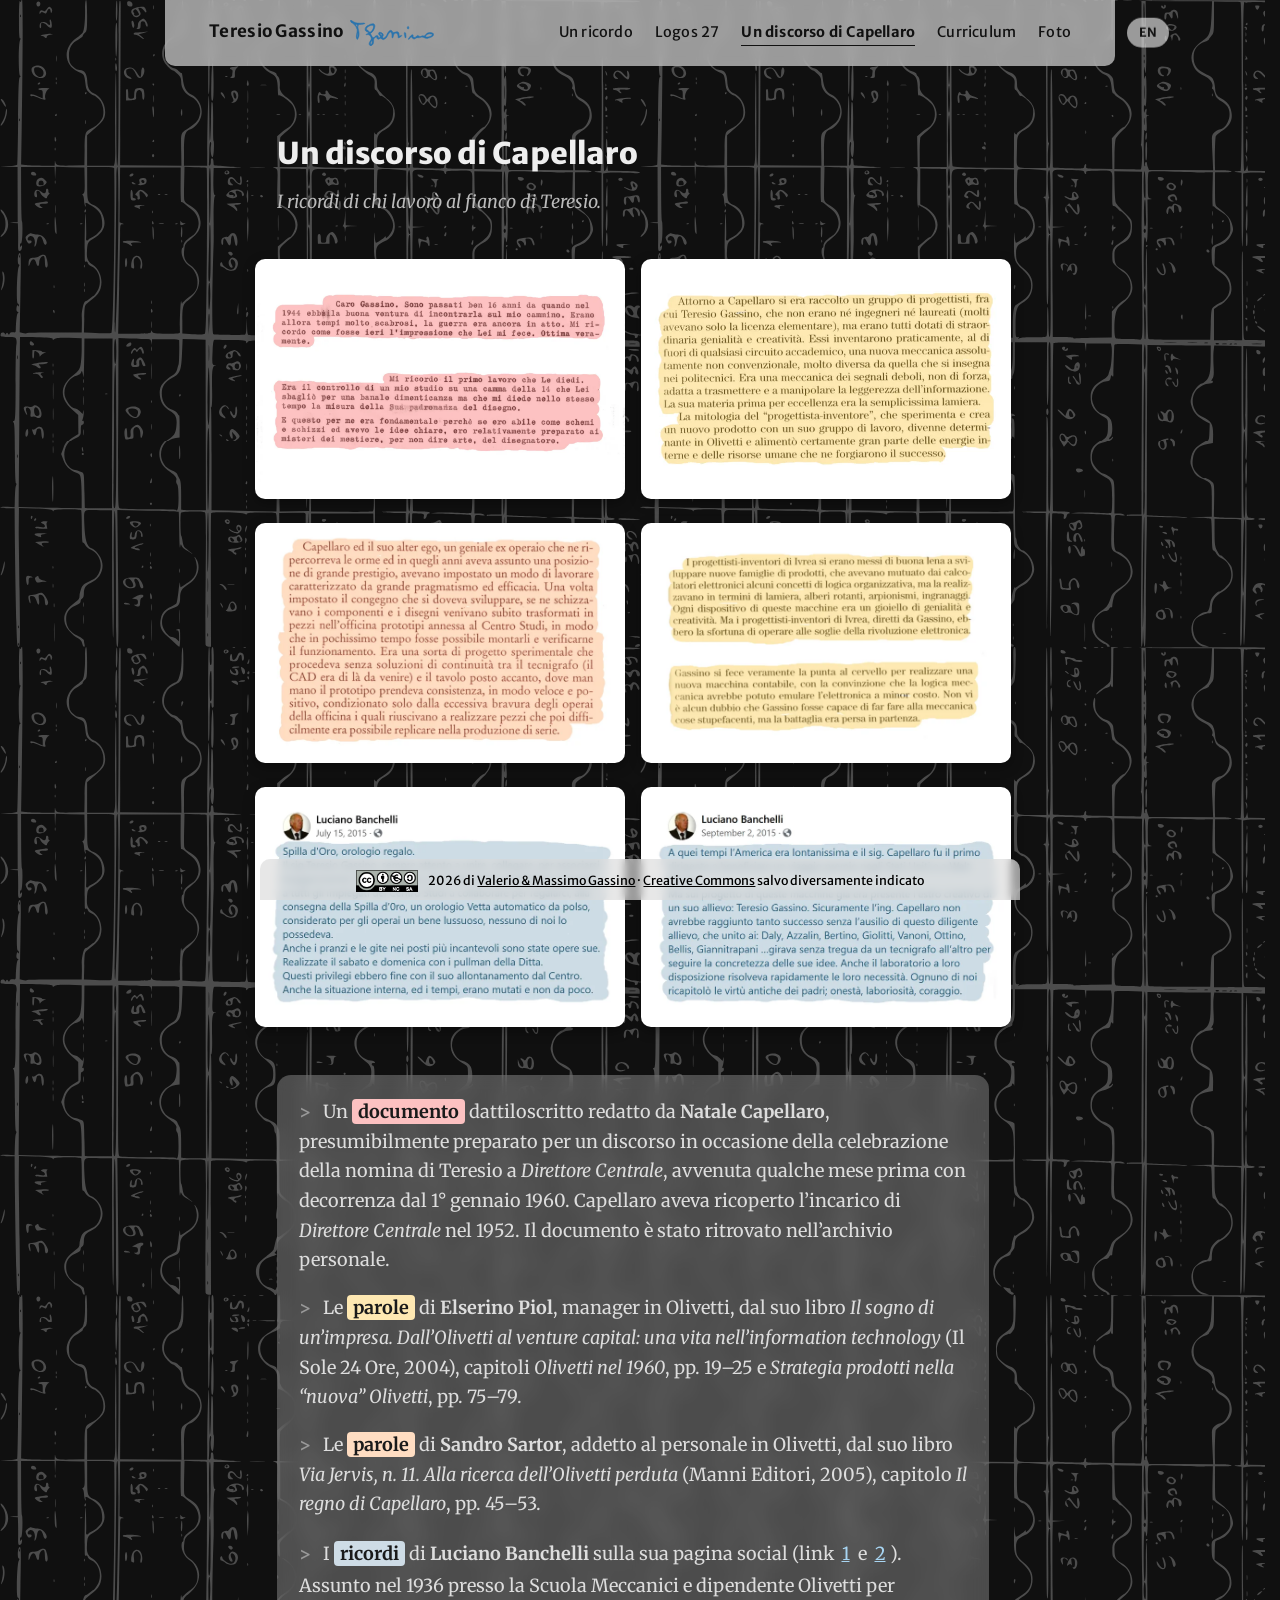
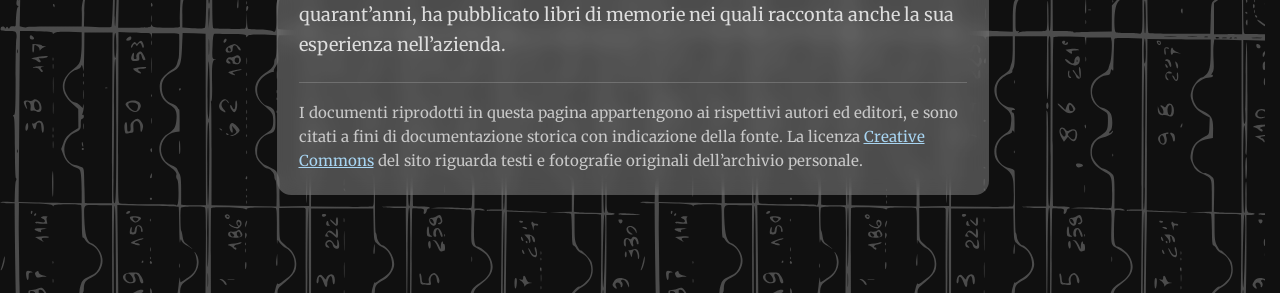
<file: discorso.html>
<!DOCTYPE html>
<html lang="it" class="no-js">
<head>
<meta charset="UTF-8">
<script>document.documentElement.classList.replace('no-js','js'); if ('scrollRestoration' in history) { history.scrollRestoration = 'manual'; var twS = history.state || {}; if (!twS.twKey) { twS.twKey = 'k' + Date.now().toString(36) + Math.random().toString(36).slice(2, 8); try { history.replaceState(twS, ''); } catch (e) {} } } addEventListener('load', function () { if (!window.__animsReady) { document.documentElement.classList.replace('js', 'no-js'); if ('scrollRestoration' in history) history.scrollRestoration = 'auto'; document.documentElement.classList.add('scroll-smooth'); } });</script>
<meta name="viewport" content="width=device-width, initial-scale=1.0, viewport-fit=cover">
<meta name="referrer" content="strict-origin-when-cross-origin">
<meta name="theme-color" content="#101010">
<title>Teresio Gassino — Un discorso di Capellaro</title>
<meta name="description" content="Un discorso di Natale Capellaro e i ricordi dei colleghi di Teresio Gassino in Olivetti.">
<link rel="preload" href="fonts/merriweather-400-normal.woff2" as="font" type="font/woff2" crossorigin>
<link rel="preload" href="fonts/merriweather-sans-400-normal.woff2" as="font" type="font/woff2" crossorigin>
<link rel="stylesheet" href="css/style.css">
<link rel="icon" href="sfondi/favicon.svg" type="image/svg+xml">
<link rel="icon" href="sfondi/favicon-32.png" sizes="32x32" type="image/png">
<link rel="apple-touch-icon" href="sfondi/apple-touch-icon.png">
<link rel="canonical" href="https://teresioweb.github.io/discorso.html">
<link rel="alternate" hreflang="it" href="https://teresioweb.github.io/discorso.html">
<link rel="alternate" hreflang="en" href="https://teresioweb.github.io/en/discorso.html">
<link rel="alternate" hreflang="x-default" href="https://teresioweb.github.io/discorso.html">
<meta property="og:type" content="website">
<meta property="og:site_name" content="Teresio Gassino">
<meta property="og:title" content="Teresio Gassino — Un discorso di Capellaro">
<meta property="og:description" content="Un discorso di Natale Capellaro e i ricordi dei colleghi di Teresio Gassino in Olivetti.">
<meta property="og:url" content="https://teresioweb.github.io/discorso.html">
<meta property="og:image" content="https://teresioweb.github.io/images/discorso/capellaro.webp">
<meta property="og:image:width" content="1200">
<meta property="og:image:height" content="788">
<meta property="og:image:alt" content="Documento dattiloscritto di Natale Capellaro">
<meta property="og:locale" content="it_IT">
<meta name="twitter:card" content="summary_large_image">
<meta name="twitter:title" content="Teresio Gassino — Un discorso di Capellaro">
<meta name="twitter:description" content="Un discorso di Natale Capellaro e i ricordi dei colleghi di Teresio Gassino in Olivetti.">
<meta name="twitter:image" content="https://teresioweb.github.io/images/discorso/capellaro.webp">
<meta name="twitter:image:alt" content="Documento dattiloscritto di Natale Capellaro">
<script type="application/ld+json">
{
  "@context": "https://schema.org",
  "@graph": [
    {
      "@type": "CollectionPage",
      "@id": "https://teresioweb.github.io/discorso.html#page",
      "url": "https://teresioweb.github.io/discorso.html",
      "name": "Un discorso di Capellaro",
      "inLanguage": "it",
      "isPartOf": {
        "@id": "https://teresioweb.github.io/#website"
      },
      "about": {
        "@id": "https://teresioweb.github.io/#teresio"
      },
      "hasPart": [
        {
          "@type": "CreativeWork",
          "name": "Dattiloscritto di Natale Capellaro",
          "datePublished": "1960",
          "about": {
            "@id": "https://teresioweb.github.io/#teresio"
          }
        },
        {
          "@type": "CreativeWork",
          "name": "Elserino Piol, Il sogno di un’impresa",
          "datePublished": "2004",
          "about": {
            "@id": "https://teresioweb.github.io/#teresio"
          }
        },
        {
          "@type": "CreativeWork",
          "name": "Sandro Sartor, Via Jervis, n. 11",
          "datePublished": "2005",
          "about": {
            "@id": "https://teresioweb.github.io/#teresio"
          }
        },
        {
          "@type": "CreativeWork",
          "name": "Ricordi di Luciano Banchelli",
          "datePublished": "2015",
          "about": {
            "@id": "https://teresioweb.github.io/#teresio"
          }
        }
      ]
    }
  ]
}
</script>
</head>
<body class="page-discorso">
<a href="#main" class="skip-link">Vai al contenuto</a>
<header class="site-nav">
  <div class="nav-inner">
    <a href="./" class="brand"><span class="brand-text">Teresio Gassino</span> <img src="sfondi/firma.svg" alt="" class="brand-signature"></a>
    <button type="button" class="menu-toggle" aria-controls="nav-links" aria-label="Menu" aria-expanded="false">
      <span aria-hidden="true"></span><span aria-hidden="true"></span><span aria-hidden="true"></span>
    </button>
    <nav class="nav-links" id="nav-links">
    <a href="home.html">Un ricordo</a>
    <a href="logos.html">Logos 27</a>
    <a href="discorso.html" class="active" aria-current="page">Un discorso di Capellaro</a>
    <a href="curriculum.html">Curriculum</a>
    <a href="galleria.html">Foto</a>
    <a href="/en/discorso.html" class="lang-link" hreflang="en" lang="en" aria-label="EN &ndash; English version"><img src="/sfondi/flag-gb.svg" alt="" class="lang-flag-icon"><span>EN</span></a>
  </nav>
  </div>
  <a href="/en/discorso.html" class="lang-link-desktop" hreflang="en" lang="en" aria-label="EN &ndash; English version">EN</a>
</header>

<main id="main" tabindex="-1">
  <h1>Un discorso di Capellaro</h1>
  <p class="page-subtitle">I ricordi di chi lavor&ograve; al fianco di Teresio.</p>

  <!-- Six thumbnails slide in together, arranged in 3 rows of 2, well spaced out. -->
  <h2 class="visually-hidden">I ritagli</h2>
  <div class="clump-stage">
    <p class="discorso-hint">Clicca&nbsp;le&nbsp;immagini&nbsp;per&nbsp;il testo&nbsp;completo.</p>
    <!-- Each photo's .visually-hidden transcription sits OUTSIDE its own
         anchor, as a sibling, not inside it. Inside the link — where these
         used to be — the transcript was folded into the link's
         accessible name: a screen reader announced each control as its
         alt text, plus the badge, plus 150-odd words of transcribed
         document, all as one name, and in a rotor/links list those
         entries were unusable. As siblings they're still in the
         accessibility tree, still read in place immediately after the
         link, still invisible to sighted users — they just no longer
         name the link. .visually-hidden is position:absolute with a 1px
         clip and .clump-photo is already positioned, so the move costs
         nothing in layout. -->
    <div class="clump-anchor">

      <div class="clump-photo" id="clump-capellaro" tabindex="-1" style="--fx:-1100px; --fy:-384px; --tx:-378px; --ty:-384px; --delay:0.05s;">
        <a href="pdf/Capellaro.pdf" target="_blank" rel="noopener">
          <img src="images/discorso/capellaro.webp" width="1200" height="788" alt="Documento di Capellaro">
        <span class="clump-badge">Clicca per il testo pdf completo</span>
        </a>
        <span class="visually-hidden">Colore di riferimento: rosso, lo stesso della parola evidenziata nella prima voce dell&rsquo;elenco delle fonti in fondo alla pagina. Trascrizione del documento: &laquo;Caro Gassino. Sono passati ben 16 anni da quando nel 1944 ebbi la buona ventura di incontrarla sul mio cammino. Erano allora tempi molto scabrosi, la guerra era ancora in atto. Mi ricordo come fosse ieri l&rsquo;impressione che Lei mi fece. Ottima veramente. Mi ricordo il primo lavoro che Le diedi. Era il controllo di un mio studio su una camma della 14 che Lei sbagli&ograve; per una banale dimenticanza ma che mi diede nello stesso tempo la misura della Sua padronanza del disegno. E questo per me era fondamentale perch&eacute; se ero abile come schemi e schizzi ed avevo le idee chiare, ero relativamente preparato ai misteri del mestiere, per non dire arte, del disegnatore.&raquo;</span>
      </div>

      <div class="clump-photo" id="clump-piol" tabindex="-1" style="--fx:1100px; --fy:-384px; --tx:8px; --ty:-384px; --delay:0.18s;">
        <a href="pdf/Piol1.pdf" target="_blank" rel="noopener">
          <img src="images/discorso/piol.webp" width="800" height="475" alt="Pagina dal libro di Elserino Piol, con il passo sui progettisti-inventori intorno a Capellaro">
        <span class="clump-badge">Clicca per il testo pdf completo</span>
        </a>
        <span class="visually-hidden">Colore di riferimento: giallo, lo stesso della parola evidenziata nella seconda voce dell&rsquo;elenco delle fonti in fondo alla pagina. Trascrizione della pagina: &laquo;Attorno a Capellaro si era raccolto un gruppo di progettisti, fra cui Teresio Gassino, che non erano n&eacute; ingegneri n&eacute; laureati (molti avevano solo la licenza elementare), ma erano tutti dotati di straordinaria genialit&agrave; e creativit&agrave;. Essi inventarono praticamente, al di fuori di qualsiasi circuito accademico, una nuova meccanica assolutamente non convenzionale, molto diversa da quella che si insegna nei politecnici. Era una meccanica dei segnali deboli, non di forza, adatta a trasmettere e a manipolare la leggerezza dell&rsquo;informazione. La sua materia prima per eccellenza era la semplicissima lamiera. La mitologia del &laquo;progettista-inventore&raquo;, che sperimenta e crea un nuovo prodotto con un suo gruppo di lavoro, divenne determinante in Olivetti e aliment&ograve; certamente gran parte delle energie interne e delle risorse umane che ne forgiarono il successo.&raquo;</span>
      </div>

      <div class="clump-photo" style="--fx:1100px; --fy:-120px; --tx:8px; --ty:-120px; --delay:0.44s;">
        <a href="pdf/Piol2.pdf" target="_blank" rel="noopener">
          <img src="images/discorso/piol2.webp" width="800" height="550" alt="Due passi dal libro di Elserino Piol, sui progettisti-inventori di Ivrea diretti da Gassino e sulla sua nuova macchina contabile">
        <span class="clump-badge">Clicca per il testo pdf completo</span>
        </a>
        <span class="visually-hidden">Colore di riferimento: giallo, lo stesso della parola evidenziata nella seconda voce dell&rsquo;elenco delle fonti in fondo alla pagina. Trascrizione della pagina: &laquo;I progettisti-inventori di Ivrea si erano messi di buona lena a sviluppare nuove famiglie di prodotti, che avevano mutuato dai calcolatori elettronici alcuni concetti di logica organizzativa, ma la realizzavano in termini di lamiera, alberi rotanti, arpionismi, ingranaggi. Ogni dispositivo di queste macchine era un gioiello di genialit&agrave; e creativit&agrave;. Ma i progettisti-inventori di Ivrea, diretti da Gassino, ebbero la sfortuna di operare alle soglie della rivoluzione elettronica. Gassino si fece veramente la punta al cervello per realizzare una nuova macchina contabile, con la convinzione che la logica meccanica avrebbe potuto emulare l&rsquo;elettronica a minor costo. Non vi &egrave; alcun dubbio che Gassino fosse capace di far fare alla meccanica cose stupefacenti, ma la battaglia era persa in partenza.&raquo;</span>
      </div>

      <div class="clump-photo" id="clump-sartor" tabindex="-1" style="--fx:-1100px; --fy:-120px; --tx:-378px; --ty:-120px; --delay:0.31s;">
        <a href="pdf/Sartor.pdf" target="_blank" rel="noopener">
          <img src="images/discorso/sartor.webp" width="800" height="550" alt="Pagina dal libro di Sandro Sartor, con il passo su Capellaro e Teresio evidenziato">
        <span class="clump-badge">Clicca per il testo pdf completo</span>
        </a>
        <span class="visually-hidden">Colore di riferimento: pesca, lo stesso della parola evidenziata nella terza voce dell&rsquo;elenco delle fonti in fondo alla pagina. Trascrizione della pagina: &laquo;Capellaro ed il suo alter ego, un geniale ex operaio che ne ripercorreva le orme ed in quegli anni aveva assunto una posizione di grande prestigio, avevano impostato un modo di lavorare caratterizzato da grande pragmatismo ed efficacia. Una volta impostato il congegno che si doveva sviluppare, se ne schizzavano i componenti e i disegni venivano subito trasformati in pezzi nell&rsquo;officina prototipi annessa al Centro Studi, in modo che in pochissimo tempo fosse possibile montarli e verificarne il funzionamento. Era una sorta di progetto sperimentale che procedeva senza soluzioni di continuit&agrave; tra il tecnigrafo (il CAD era di l&agrave; da venire) e il tavolo posto accanto, dove man mano il prototipo prendeva consistenza, in modo veloce e positivo, condizionato solo dalla eccessiva bravura degli operai della officina i quali riuscivano a realizzare pezzi che poi difficilmente era possibile replicare nella produzione di serie.&raquo;</span>
      </div>

      <div class="clump-photo" id="clump-banchelli" tabindex="-1" style="--fx:-1100px; --fy:144px; --tx:-378px; --ty:144px; --delay:0.57s;">
        <a href="images/discorso/BanchelliLogos.webp" target="_blank" rel="noopener" class="doc-viewer-trigger" data-doc-src="images/discorso/BanchelliLogos.webp" data-doc-alt="Post Facebook di Luciano Banchelli, 15 luglio 2015, sulla Spilla d&rsquo;Oro e sulla Logos 27" data-text-target="text-banchelli-logos">
          <img src="images/discorso/banchelli1.webp" width="800" height="525" alt="Post Facebook di Luciano Banchelli, 15 luglio 2015, sulla Spilla d&rsquo;Oro e sulla Logos 27">
        <span class="clump-badge">Clicca per il testo completo</span>
        </a>
        <span class="visually-hidden">Colore di riferimento: blu, lo stesso della parola evidenziata nella quarta voce dell&rsquo;elenco delle fonti in fondo alla pagina. Trascrizione del post: &laquo;Spilla d&rsquo;Oro, orologio regalo. Il sig. Teresio Gassino, sempre attento a unire, collegare, per associarsi maggiormente tra il suo ufficio ed il laboratorio esperienze, propose a tutti gli impiegati del Centro Studi a collaborare per regalarci, alla consegna della Spilla d&rsquo;Oro, un orologio Vetta automatico da polso, considerato per gli operai un bene lussuoso, nessuno di noi lo possedeva. Anche i pranzi e le gite nei posti pi&ugrave; incantevoli sono state opere sue. Realizzate il sabato e domenica con i pullman della Ditta. Questi privilegi ebbero fine con il suo allontanamento dal Centro. Anche la situazione interna, ed i tempi, erano mutati e non da poco.&raquo;</span>
      </div>

      <div class="clump-photo" style="--fx:1100px; --fy:144px; --tx:8px; --ty:144px; --delay:0.7s;">
        <a href="images/discorso/BanchelliRicordo.webp" target="_blank" rel="noopener" class="doc-viewer-trigger" data-doc-src="images/discorso/BanchelliRicordo.webp" data-doc-alt="Post Facebook di Luciano Banchelli, 2 settembre 2015, con i suoi ricordi su Teresio e sull&rsquo;Olivetti" data-text-target="text-banchelli-ricordo">
          <img src="images/discorso/banchelli2.webp" width="800" height="525" alt="Post Facebook di Luciano Banchelli, 2 settembre 2015, con i suoi ricordi su Teresio e sull&rsquo;Olivetti">
        <span class="clump-badge">Clicca per il testo completo</span>
        </a>
        <span class="visually-hidden">Colore di riferimento: blu, lo stesso della parola evidenziata nella quarta voce dell&rsquo;elenco delle fonti in fondo alla pagina. Trascrizione del post: &laquo;A quei tempi l&rsquo;America era lontanissima e il sig. Capellaro fu il primo dirigente a beneficiare un viaggio premio negli Stati Uniti e a Walt Disney. Ma sul progetto di queste macchine gi&agrave; era presente l&rsquo;estro creativo di un suo allievo: Teresio Gassino. Sicuramente l&rsquo;ing. Capellaro non avrebbe raggiunto tanto successo senza l&rsquo;ausilio di questo diligente allievo, che unito ai: Daly, Azzalin, Bertino, Giolitti, Vanoni, Ottino, Bellis, Giannitrapani &hellip;girava senza tregua da un tecnigrafo all&rsquo;altro per seguire la concretezza delle sue idee. Anche il laboratorio a loro disposizione risolveva rapidamente le loro necessit&agrave;. Ognuno di noi ricapitol&ograve; le virt&ugrave; antiche dei padri; onest&agrave;, laboriosit&agrave;, coraggio.&raquo;</span>
      </div>

    </div>
  </div>

  <!-- All the text sits below the clustered images, in one dark band -->
  <h2 class="visually-hidden">Le fonti</h2>
  <div class="ritagli-band">
    <!-- Four parallel credits, one per document, each already carrying a
         CSS-generated ">" marker: a list in every respect except the
         markup, which said <p> four times and so announced nothing. Now a
         real <ul>, the same call the site already makes for .doc-list on
         Logos and Curriculum. The rights note below stays a <p> on
         purpose — it is a different register, not a fifth source, which is
         exactly why the marker rule used to have to exclude it by name and
         no longer does. -->
    <ul>
      <li>
      Un <a href="#clump-capellaro" class="hl" style="background:#FCC1C1;">documento<span class="visually-hidden"> (rosso, Capellaro)</span></a> dattiloscritto redatto da <strong>Natale Capellaro</strong>, presumibilmente preparato per un discorso in occasione della celebrazione della nomina di Teresio a <em>Direttore Centrale</em>, avvenuta qualche mese prima con decorrenza dal 1&deg; gennaio 1960. Capellaro aveva ricoperto l&rsquo;incarico di <em>Direttore Centrale</em> nel 1952. Il documento &egrave; stato ritrovato nell&rsquo;archivio personale.
      </li>

      <li>
      Le <a href="#clump-piol" class="hl" style="background:#FEE8B2;">parole<span class="visually-hidden"> (giallo, Piol)</span></a> di <strong>Elserino Piol</strong>, manager in Olivetti, dal suo libro <em>Il sogno di un&rsquo;impresa.</em> <em>Dall&rsquo;Olivetti al venture capital: una vita nell&rsquo;information technology</em> (Il Sole 24 Ore, 2004), capitoli <em>Olivetti nel 1960</em>, pp. 19&ndash;25 e <em>Strategia prodotti nella &ldquo;nuova&rdquo; Olivetti</em>, pp. 75&ndash;79.
      </li>

      <li>
      Le <a href="#clump-sartor" class="hl" style="background:#FFDDC2;">parole<span class="visually-hidden"> (pesca, Sartor)</span></a> di <strong>Sandro Sartor</strong>, addetto al personale in Olivetti, dal suo libro <em>Via Jervis, n. 11.</em> <em>Alla ricerca dell&rsquo;Olivetti perduta</em> (Manni Editori, 2005), capitolo <em>Il regno di Capellaro</em>, pp. 45&ndash;53.
      </li>

      <li id="banchelli" class="footnote-target" tabindex="-1">
      I <a href="#clump-banchelli" class="hl" style="background:#CEDCE6;">ricordi<span class="visually-hidden"> (blu, Banchelli)</span></a> di <strong>Luciano Banchelli</strong> sulla sua pagina social (link <a href="https://www.facebook.com/photo?fbid=885829444837623" target="_blank" rel="noopener" class="footnote-link">1</a> e <a href="https://www.facebook.com/luciano.banchelli.5/posts/910468195707081" target="_blank" rel="noopener" class="footnote-link">2</a>). Assunto nel 1936 presso la Scuola Meccanici e dipendente Olivetti per quarant&rsquo;anni, ha pubblicato libri di memorie nei quali racconta anche la sua esperienza nell&rsquo;azienda.
      </li>
    </ul>

    <p class="ritagli-nota">
      I documenti riprodotti in questa pagina appartengono ai rispettivi autori ed editori, e sono citati a fini di documentazione storica con indicazione della fonte. La licenza <a href="https://creativecommons.org/licenses/by-nc-sa/4.0/deed.it" target="_blank" rel="noopener">Creative Commons</a> del sito riguarda testi e fotografie originali dell&rsquo;archivio personale.
    </p>
  </div>
</main>

<!-- document viewer: shared dialog for every .doc-viewer-trigger on
     this page (see initDocViewer() in animations.js). The toggle
     button only activates for a trigger whose data-text-target
     matches one of the <template> ids below. -->
<dialog class="doc-viewer-overlay" aria-label="Documento ingrandito">
  <div class="doc-viewer-bar">
    <button type="button" class="doc-viewer-toggle" aria-pressed="false" hidden>Versione testuale</button>
    <button type="button" class="doc-viewer-close" aria-label="Chiudi">&times;</button>
  </div>
  <div class="doc-viewer-scroll" tabindex="0" role="region" aria-label="Documento">
    <img src="[data-uri]" alt="">
  </div>
  <div class="doc-viewer-text" tabindex="0" role="region" aria-label="Trascrizione" hidden></div>
</dialog>

<!-- transcripts, inert until initDocViewer() clones one into
     .doc-viewer-text on open — see that function's own comment for
     why <template> and not a hidden div. Transcribed from the
     Facebook screenshots directly (images/discorso/Banchelli*.webp).
     Only two triggers use these now — the two clump photos
     themselves (BanchelliLogos.webp, BanchelliRicordo.webp). The
     "ricordi" word in the ritagli-band below used to open a third,
     combined screenshot (BanchelliFull.webp, both posts side by
     side) with its own text-banchelli-full template; that word now
     just scrolls to the first of these two clump photos instead
     (#clump-banchelli),
     since each post is already reachable individually from there —
     the combined file and its template are gone, not merely unlinked. -->
<template id="text-banchelli-logos">
  <div class="doc-viewer-text-inner">
    <p class="doc-viewer-text-meta">Post Facebook di Luciano Banchelli del 15 luglio 2015</p>
    <p>Spilla d&rsquo;Oro, orologio regalo.</p>
    <p>Il sig. Teresio Gassino, sempre attento a unire, collegare, per associarsi maggiormente tra il suo ufficio ed il laboratorio esperienze, propose a tutti gli impiegati del Centro Studi a collaborare per regalarci, alla consegna della Spilla d&rsquo;Oro, un orologio Vetta automatico da polso, considerato per gli operai un bene lussuoso, nessuno di noi lo possedeva.</p>
    <p>Anche i pranzi e le gite nei posti pi&ugrave; incantevoli sono state opere sue. Realizzate il sabato e domenica con i pullman della Ditta.</p>
    <p>Questi privilegi ebbero fine con il suo allontanamento dal Centro. Anche la situazione interna, ed i tempi, erano mutati e non da poco.</p>
    <blockquote>
      <p>1961<br>
      &laquo;Le Spille d&rsquo;Oro&raquo;<br>
      Caffaro Rore &ndash; Regruto &ndash; Fornero &ndash; Banchelli<br>
      Cristoforo &ndash; Pistono</p>
      <p>Del Laboratorio Meccanico &ndash; A &ndash;<br>
      riconoscenti ringraziano</p>
      <p>e invitano la S. V. al trattenimento che si terr&agrave;<br>
      nei locali del Circolo Olivetti il giorno 19 corrente<br>
      alle ore 18,45</p>
    </blockquote>
    <p class="doc-viewer-text-meta">Immagine verticale della Logos 27 senza carena.</p>
    <div class="doc-viewer-text-comments">
      <h2>Commenti</h2>
      <p class="comment"><span class="comment-author">Umberto</span>LOgos 27</p>
      <p class="comment"><span class="comment-author">Ciro</span>peccato la guastosit&agrave; elevata&hellip; calcoli percentuali automatici, elevazioni a potenza&hellip; bella con rumore di mitragliatrice</p>
      <p class="comment reply"><span class="comment-author">Luciano Banchelli</span>Meccanicamente era un gioiello, nessuno &egrave; riuscito a imitarla, la velocit&agrave; elettronica l&rsquo;ha superata, ma non pensate che tutto sia andato liscio, abbiamo solo assistito il finale della 101 che con molta fortuna e naturalmente ingegno ha superato lo scoglio. In quanto a rumore, il rullo della testina in fase di stampa, superava la vostra vecchia mitragliatrice.</p>
      <p class="comment"><span class="comment-author">Roberto</span>Bei ricordi, alla 27 ho lavorato al controllo statistico del precollaudo.</p>
    </div>
  </div>
</template>

<template id="text-banchelli-ricordo">
  <div class="doc-viewer-text-inner">
    <p class="doc-viewer-text-meta">Post Facebook di Luciano Banchelli del 2 settembre 2015</p>
    <p>A quei tempi l&rsquo;America era lontanissima e il sig. Capellaro fu il primo dirigente a beneficiare un viaggio premio negli Stati Uniti e a Walt Disney.</p>
    <p><mark>Ma sul progetto di queste macchine gi&agrave; era presente l&rsquo;estro creativo di un suo allievo: Teresio Gassino. Sicuramente l&rsquo;ing. Capellaro non avrebbe raggiunto tanto successo senza l&rsquo;ausilio di questo diligente allievo, che unito ai: Daly, Azzalin, Bertino, Giolitti, Vanoni, Ottino, Bellis, Giannitrapani &hellip;girava senza tregua da un tecnigrafo all&rsquo;altro per seguire la concretezza delle sue idee.</mark> Anche il laboratorio a loro disposizione risolveva rapidamente le loro necessit&agrave;. Ognuno di noi ricapitol&ograve; le virt&ugrave; antiche dei padri; onest&agrave;, laboriosit&agrave;, coraggio. Tutti abbiamo cercato di dare il meglio di noi stessi e ci siamo riusciti, senza essere l&rsquo;enfant prodige.</p>
    <p>La notte di San Savino del 1947 una violentissima grandinata mai vista, formata da pezzi di ghiaccio d&rsquo;ogni dimensione, sconvolse Ivrea e tutta la Olivetti. Le grandiose vetrate vengono frantumate, non si salv&ograve; un solo vetro. Tutti i reparti ed uffici allagati. Danni incalcolabili, il giorno appresso domenica, tutti i vetrai, giunti da ogni dove, gi&agrave; erano all&rsquo;opera per rimettere in sesto i gravi danni.</p>
    <p>Nel 1949 la S.I.P. (Societ&agrave; Idroelettrica Piemontese) non dispone centrali elettriche per le necessit&agrave; della zona di sua competenza, riduce cos&igrave; la fornitura di energia elettrica a tutto il Piemonte. L&rsquo;azienda stabil&igrave; turni di lavoro notturni e fermate a rotazione che coinvolgevano diversi reparti con la retribuzione all&rsquo;80%.</p>
    <p>La cassa di integrazione stipendio non esisteva.</p>
    <p>Per far fronte in parte a questa anomalia, la Ditta si procur&ograve; un motore Diesel di un sottomarino in disarmo con generatore dalla potenza di 1.400 Kw ora, non sufficiente alle necessit&agrave; aziendali. Nelle vicinanze il rumore era assordante con forti vibrazioni ai fabbricati, dopo pochi mesi, con grande sollievo del circondario, questo generatore scompare.</p>
    <p>Maggio 1961, una seconda rovinosa grandinata sconvolge nuovamente la zona Olivetti, la nuova ICO terminata nel 1957, ebbe la stessa sorte, andarono in frantumi grandiose vetrate ed anche 6.000 mq. di solette in cemento rivestite nei giunti da lastre di lamiera zincata, carta catramata da ripristinare per infiltrazioni acqua e tettoie d&rsquo;amianto. La zona del Centro Studi fu meno colpita, solo alcuni vetri esposti a nord. Il nostro lavoro continu&ograve; senza interruzioni. Il Centro Studi mai perse una sola ora di lavoro: scioperi limitatissimi, mai fermate dal lavoro per mancanza di energia elettrica o altri fattori, integrazione parola sconosciuta. Lo studio per la ricerca di nuovi prodotti da immettere rapidamente sul mercato, non permetteva soste. &Egrave; stato il poi a far scomparire ogni cosa.</p>
    <p>Tutti questi raccontini di poco conto sono semplici curiosit&agrave; che buona parte dei lavoratori conoscevano, non sono stati certo il fattore che fece grande l&rsquo;azienda. Le grandi manovre industriali e finanziarie erano a conoscenza di un piccolissimo gruppo dirigenziale.</p>
    <p class="doc-viewer-text-meta">Il passo evidenziato &egrave; sottolineato a mano nello screenshot originale.</p>
  </div>
</template>

<footer>
  <img src="images/creative.png" width="403" height="141" alt="" class="cc-logo">
  <p>2026 di <a href="mailto:teresiowebpage@protonmail.com">Valerio &amp; Massimo Gassino</a><span class="desktop-dot"> &middot;</span><br class="mobile-break">
  <a href="https://creativecommons.org/licenses/by-nc-sa/4.0/deed.it" target="_blank" rel="noopener">Creative Commons</a> salvo diversamente indicato</p>
</footer>

<script src="js/animations.js"></script>
</body>
</html>
</file>
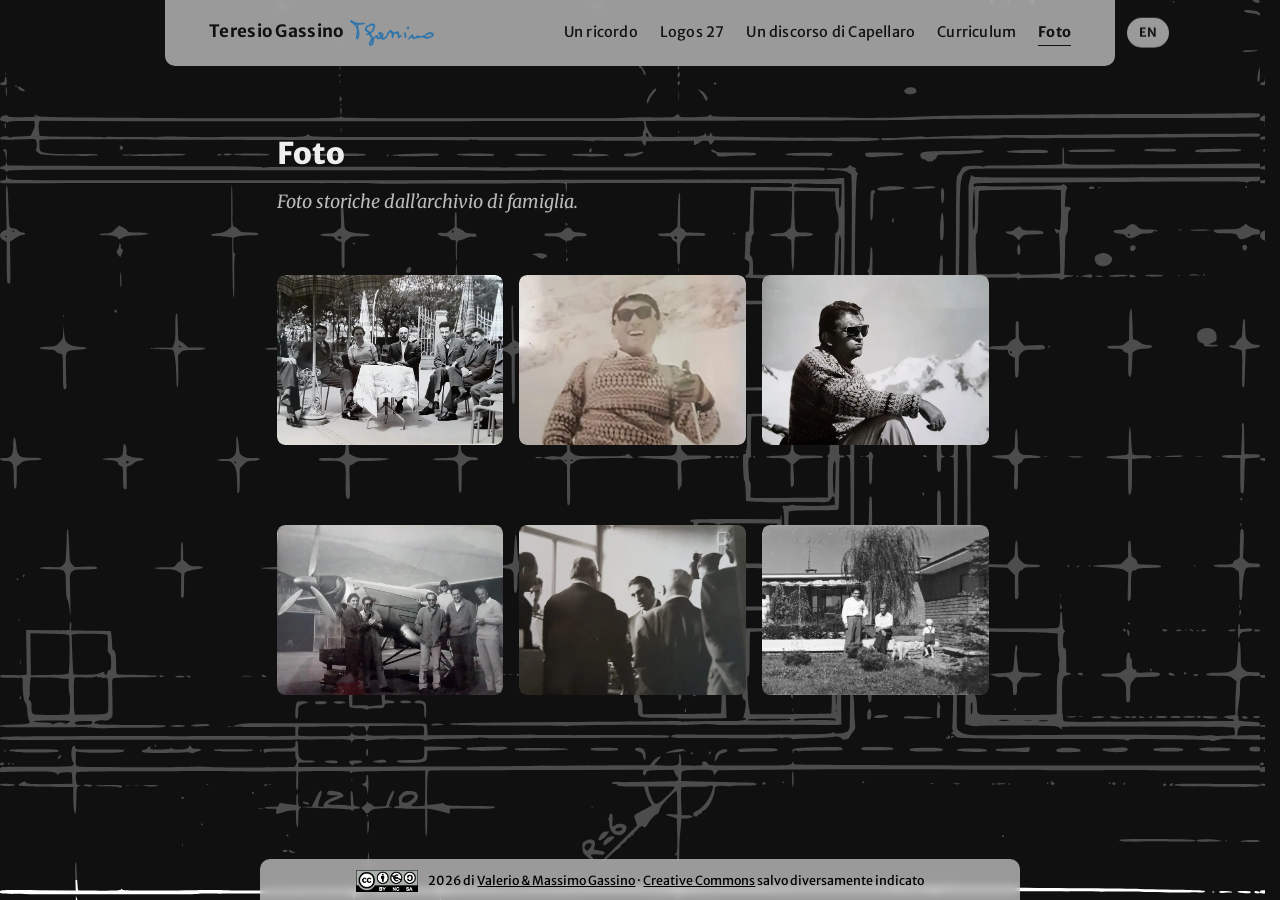
<file: galleria.html>
<!DOCTYPE html>
<html lang="it" class="no-js">
<head>
<meta charset="UTF-8">
<script>document.documentElement.classList.replace('no-js','js'); if ('scrollRestoration' in history) { history.scrollRestoration = 'manual'; var twS = history.state || {}; if (!twS.twKey) { twS.twKey = 'k' + Date.now().toString(36) + Math.random().toString(36).slice(2, 8); try { history.replaceState(twS, ''); } catch (e) {} } } addEventListener('load', function () { if (!window.__animsReady) { document.documentElement.classList.replace('js', 'no-js'); if ('scrollRestoration' in history) history.scrollRestoration = 'auto'; document.documentElement.classList.add('scroll-smooth'); } });</script>
<meta name="viewport" content="width=device-width, initial-scale=1.0, viewport-fit=cover">
<meta name="referrer" content="strict-origin-when-cross-origin">
<meta name="theme-color" content="#101010">
<title>Teresio Gassino — Foto</title>
<meta name="description" content="Galleria di foto storiche di Teresio Gassino, progettista meccanico Olivetti.">
<link rel="preload" href="fonts/merriweather-400-normal.woff2" as="font" type="font/woff2" crossorigin>
<link rel="preload" href="fonts/merriweather-sans-400-normal.woff2" as="font" type="font/woff2" crossorigin>
<link rel="stylesheet" href="css/style.css">
<link rel="icon" href="sfondi/favicon.svg" type="image/svg+xml">
<link rel="icon" href="sfondi/favicon-32.png" sizes="32x32" type="image/png">
<link rel="apple-touch-icon" href="sfondi/apple-touch-icon.png">
<link rel="canonical" href="https://teresioweb.github.io/galleria.html">
<link rel="alternate" hreflang="it" href="https://teresioweb.github.io/galleria.html">
<link rel="alternate" hreflang="en" href="https://teresioweb.github.io/en/galleria.html">
<link rel="alternate" hreflang="x-default" href="https://teresioweb.github.io/galleria.html">
<meta property="og:type" content="website">
<meta property="og:site_name" content="Teresio Gassino">
<meta property="og:title" content="Teresio Gassino — Foto">
<meta property="og:description" content="Galleria di foto storiche di Teresio Gassino, progettista meccanico Olivetti.">
<meta property="og:url" content="https://teresioweb.github.io/galleria.html">
<meta property="og:image" content="https://teresioweb.github.io/images/galleria/foto-01.webp">
<meta property="og:image:width" content="1553">
<meta property="og:image:height" content="1003">
<meta property="og:image:alt" content="Teresio Gassino con i colleghi">
<meta property="og:locale" content="it_IT">
<meta name="twitter:card" content="summary_large_image">
<meta name="twitter:title" content="Teresio Gassino — Foto">
<meta name="twitter:description" content="Galleria di foto storiche di Teresio Gassino, progettista meccanico Olivetti.">
<meta name="twitter:image" content="https://teresioweb.github.io/images/galleria/foto-01.webp">
<meta name="twitter:image:alt" content="Teresio Gassino con i colleghi">
<script type="application/ld+json">
{
  "@context": "https://schema.org",
  "@graph": [
    {
      "@type": "ImageGallery",
      "@id": "https://teresioweb.github.io/galleria.html#page",
      "url": "https://teresioweb.github.io/galleria.html",
      "name": "Foto",
      "inLanguage": "it",
      "isPartOf": {
        "@id": "https://teresioweb.github.io/#website"
      },
      "about": {
        "@id": "https://teresioweb.github.io/#teresio"
      },
      "description": "Foto storiche dall’archivio di famiglia.",
      "associatedMedia": [
        {
          "@type": "ImageObject",
          "contentUrl": "https://teresioweb.github.io/images/galleria/foto-01.webp",
          "caption": "Teresio con i colleghi",
          "about": {
            "@id": "https://teresioweb.github.io/#teresio"
          }
        },
        {
          "@type": "ImageObject",
          "contentUrl": "https://teresioweb.github.io/images/galleria/foto-02.webp",
          "caption": "Relax in montagna",
          "about": {
            "@id": "https://teresioweb.github.io/#teresio"
          }
        },
        {
          "@type": "ImageObject",
          "contentUrl": "https://teresioweb.github.io/images/galleria/foto-03.webp",
          "caption": "Passione infinita per la montagna",
          "about": {
            "@id": "https://teresioweb.github.io/#teresio"
          }
        },
        {
          "@type": "ImageObject",
          "contentUrl": "https://teresioweb.github.io/images/galleria/foto-04.webp",
          "caption": "Brevetto di volo",
          "about": {
            "@id": "https://teresioweb.github.io/#teresio"
          }
        },
        {
          "@type": "ImageObject",
          "contentUrl": "https://teresioweb.github.io/images/galleria/foto-05.webp",
          "caption": "Con il presidente Gronchi",
          "about": {
            "@id": "https://teresioweb.github.io/#teresio"
          }
        },
        {
          "@type": "ImageObject",
          "contentUrl": "https://teresioweb.github.io/images/galleria/foto-06.webp",
          "caption": "Relax a Monte Navale con Capellaro",
          "about": {
            "@id": "https://teresioweb.github.io/#teresio"
          }
        }
      ]
    }
  ]
}
</script>
</head>
<body class="page-galleria">
<a href="#main" class="skip-link">Vai al contenuto</a>
<header class="site-nav">
  <div class="nav-inner">
    <a href="./" class="brand"><span class="brand-text">Teresio Gassino</span> <img src="sfondi/firma.svg" alt="" class="brand-signature"></a>
    <button type="button" class="menu-toggle" aria-controls="nav-links" aria-label="Menu" aria-expanded="false">
      <span aria-hidden="true"></span><span aria-hidden="true"></span><span aria-hidden="true"></span>
    </button>
    <nav class="nav-links" id="nav-links">
    <a href="home.html">Un ricordo</a>
    <a href="logos.html">Logos 27</a>
    <a href="discorso.html">Un discorso di Capellaro</a>
    <a href="curriculum.html">Curriculum</a>
    <a href="galleria.html" class="active" aria-current="page">Foto</a>
    <a href="/en/galleria.html" class="lang-link" hreflang="en" lang="en" aria-label="EN &ndash; English version"><img src="/sfondi/flag-gb.svg" alt="" class="lang-flag-icon"><span>EN</span></a>
  </nav>
  </div>
  <a href="/en/galleria.html" class="lang-link-desktop" hreflang="en" lang="en" aria-label="EN &ndash; English version">EN</a>
</header>

<main id="main" tabindex="-1">
  <h1>Foto</h1>
  <p class="page-subtitle">Foto storiche dall&rsquo;archivio di famiglia.</p>

  <div class="gallery-grid">
    <figure class="reveal-img from-right">
      <button type="button" class="lightbox-trigger" data-caption="Teresio con i colleghi" data-src="images/galleria/foto-01.webp">
        <img src="images/galleria/foto-01-thumb.webp" width="800" height="517" alt="Teresio e colleghi seduti all&rsquo;aperto a un tavolino">
      </button>
      <figcaption class="gallery-caption">Teresio con i colleghi</figcaption>
    </figure>
    <figure class="reveal-img from-right crop-top">
      <button type="button" class="lightbox-trigger" data-caption="Relax in montagna">
        <img src="images/galleria/foto-02.webp" width="464" height="542" alt="Teresio in montagna con maglione decorato, occhiali da sole e racchette da sci">
      </button>
      <figcaption class="gallery-caption">Relax in montagna</figcaption>
    </figure>
    <figure class="reveal-img from-right">
      <button type="button" class="lightbox-trigger" data-caption="Passione infinita per la montagna" data-src="images/galleria/foto-03.webp">
        <img src="images/galleria/foto-03-thumb.webp" width="800" height="659" alt="Teresio seduto in montagna con occhiali da sole scruta l&rsquo;orizzonte">
      </button>
      <figcaption class="gallery-caption">Passione infinita per la montagna</figcaption>
    </figure>
    <figure class="reveal-img">
      <button type="button" class="lightbox-trigger" data-caption="Brevetto di volo" data-src="images/galleria/foto-04.webp">
        <img src="images/galleria/foto-04-thumb.webp" width="800" height="620" alt="Teresio di fronte ad aeroplano a elica con altre persone">
      </button>
      <figcaption class="gallery-caption">Brevetto di volo</figcaption>
    </figure>
    <figure class="reveal-img">
      <button type="button" class="lightbox-trigger" data-caption="Con il presidente Gronchi" data-src="images/galleria/foto-05.webp">
        <img src="images/galleria/foto-05-thumb.webp" width="800" height="1067" alt="Il presidente Gronchi, di spalle, in piedi con Teresio e altri uomini in un ambiente di lavoro">
      </button>
      <figcaption class="gallery-caption">Con il presidente Gronchi</figcaption>
    </figure>
    <figure class="reveal-img">
      <button type="button" class="lightbox-trigger" data-caption="Relax a Monte Navale con Capellaro" data-src="images/galleria/foto-06.webp">
        <img src="images/galleria/foto-06-thumb.webp" width="800" height="548" alt="Teresio e Natale Capellaro in giardino nella casa di Monte Navale">
      </button>
      <figcaption class="gallery-caption">Relax a Monte Navale con Capellaro</figcaption>
    </figure>
  </div>
</main>

<!-- Lightbox overlay: filled in by JS when a gallery image is clicked -->
<dialog class="lightbox-overlay" aria-label="Immagine ingrandita">
  <button type="button" class="lightbox-close" aria-label="Chiudi">&times;</button>
  <button type="button" class="lightbox-prev" aria-label="Foto precedente">&#8249;</button>
  <button type="button" class="lightbox-next" aria-label="Foto successiva">&#8250;</button>
  <div class="lightbox-content">
    <img src="[data-uri]" alt="">
    <p class="lightbox-counter" aria-live="polite"></p>
    <p class="lightbox-caption" aria-live="polite"></p>
  </div>
</dialog>

<footer>
  <img src="images/creative.png" width="403" height="141" alt="" class="cc-logo">
  <p>2026 di <a href="mailto:teresiowebpage@protonmail.com">Valerio &amp; Massimo Gassino</a><span class="desktop-dot"> &middot;</span><br class="mobile-break">
  <a href="https://creativecommons.org/licenses/by-nc-sa/4.0/deed.it" target="_blank" rel="noopener">Creative Commons</a> salvo diversamente indicato</p>
</footer>

<script src="js/animations.js"></script>
</body>
</html>
</file>
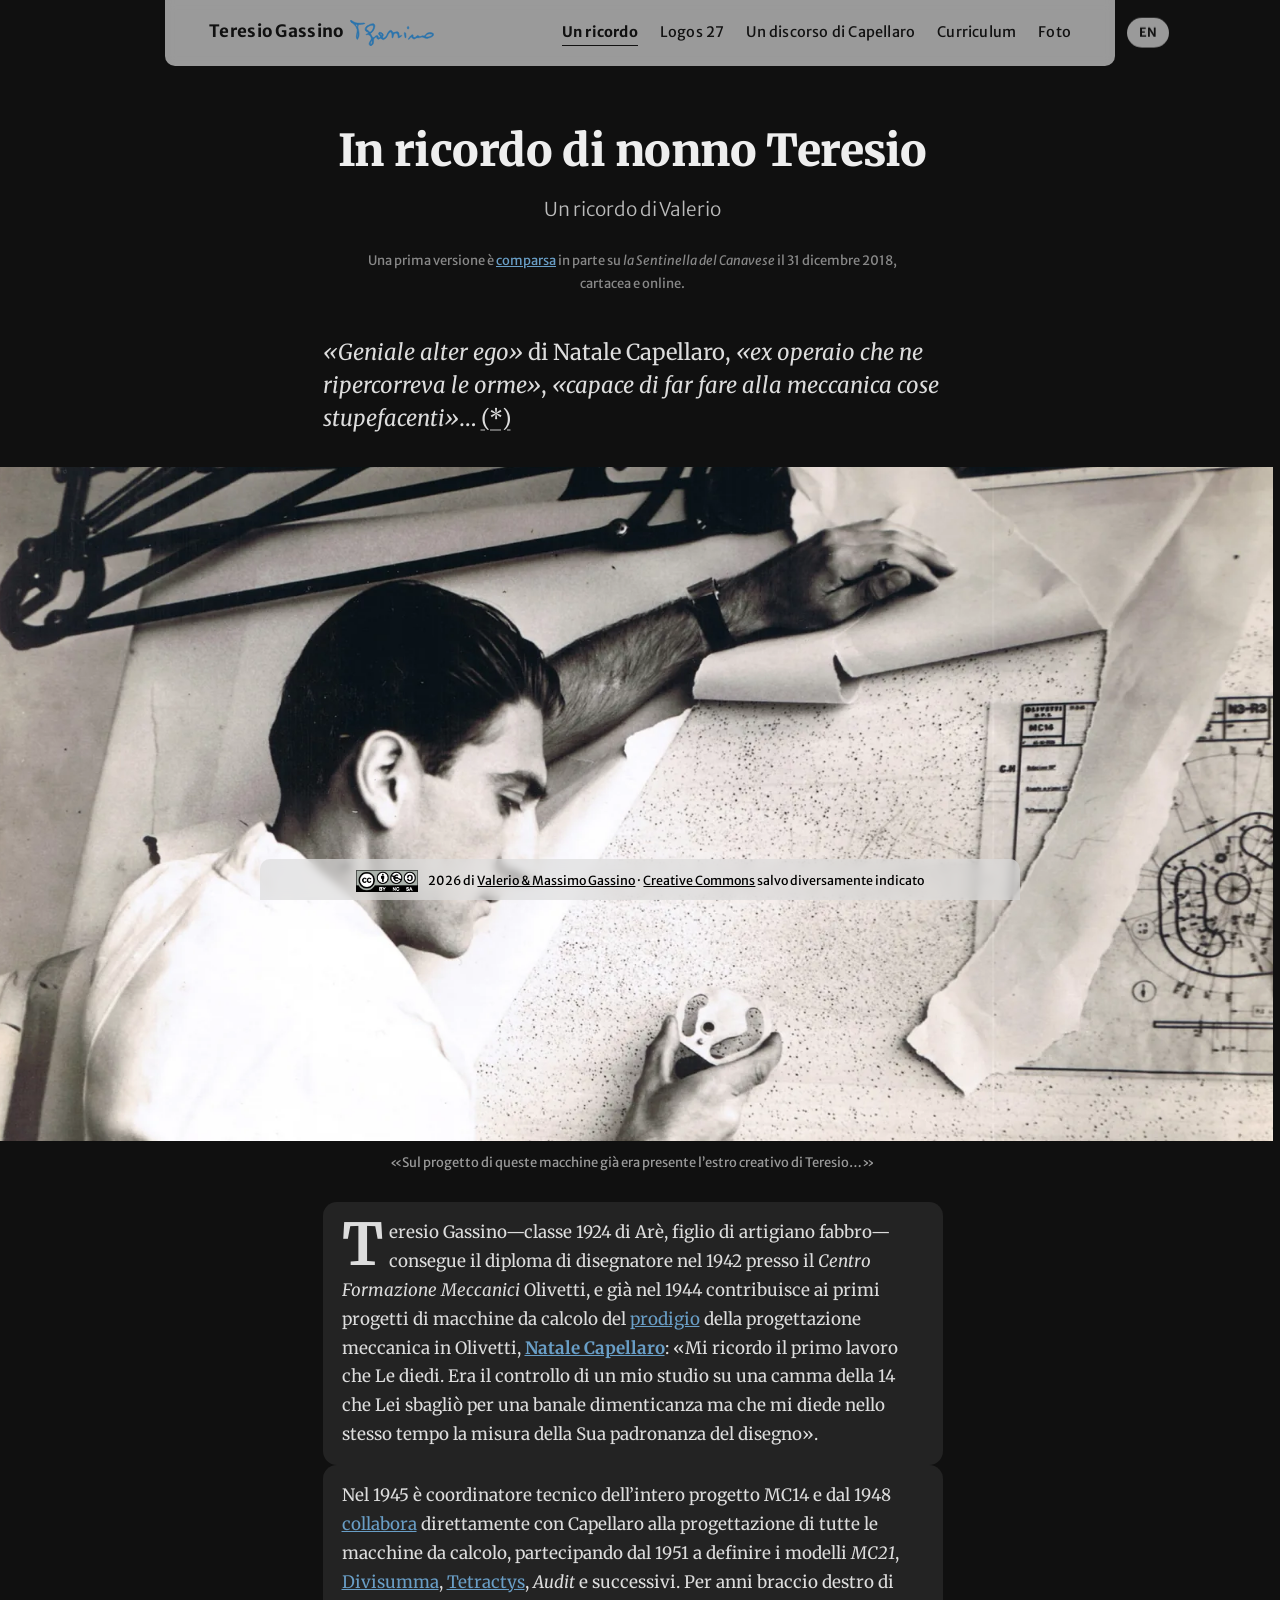
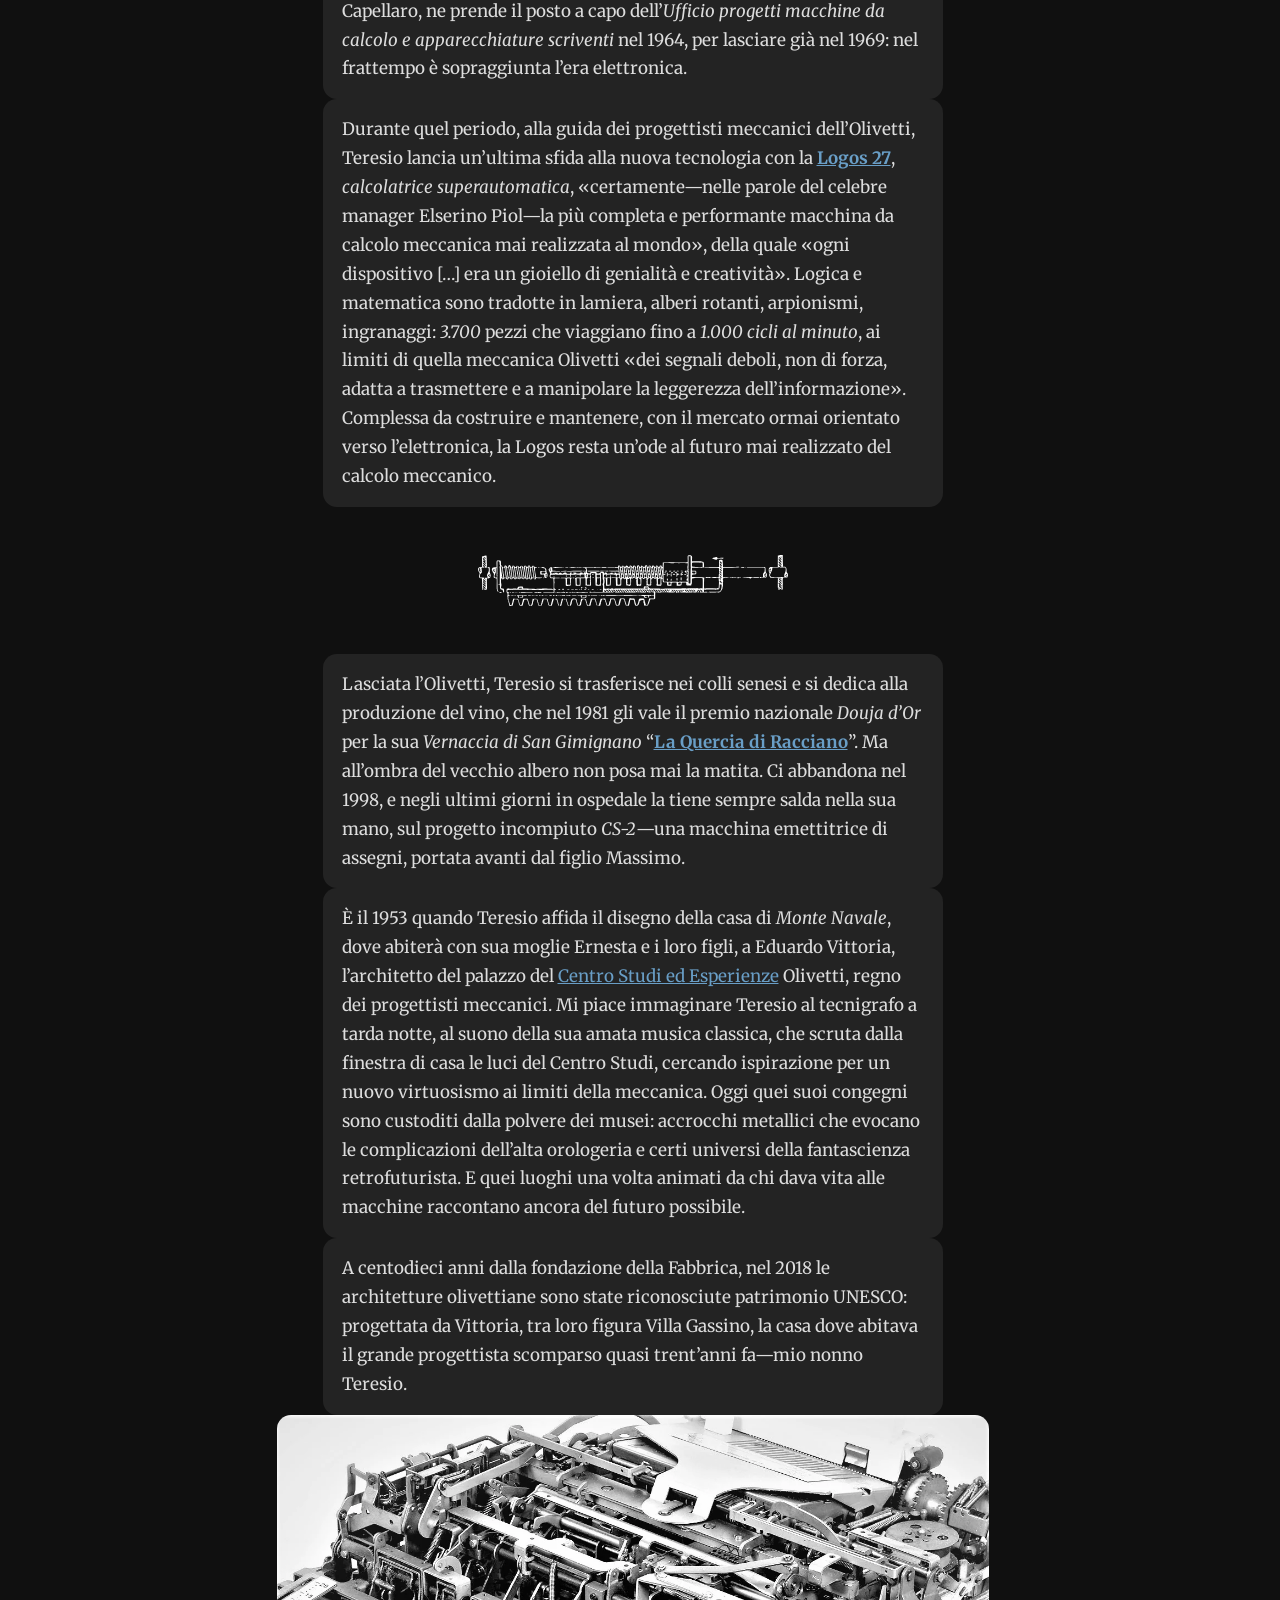
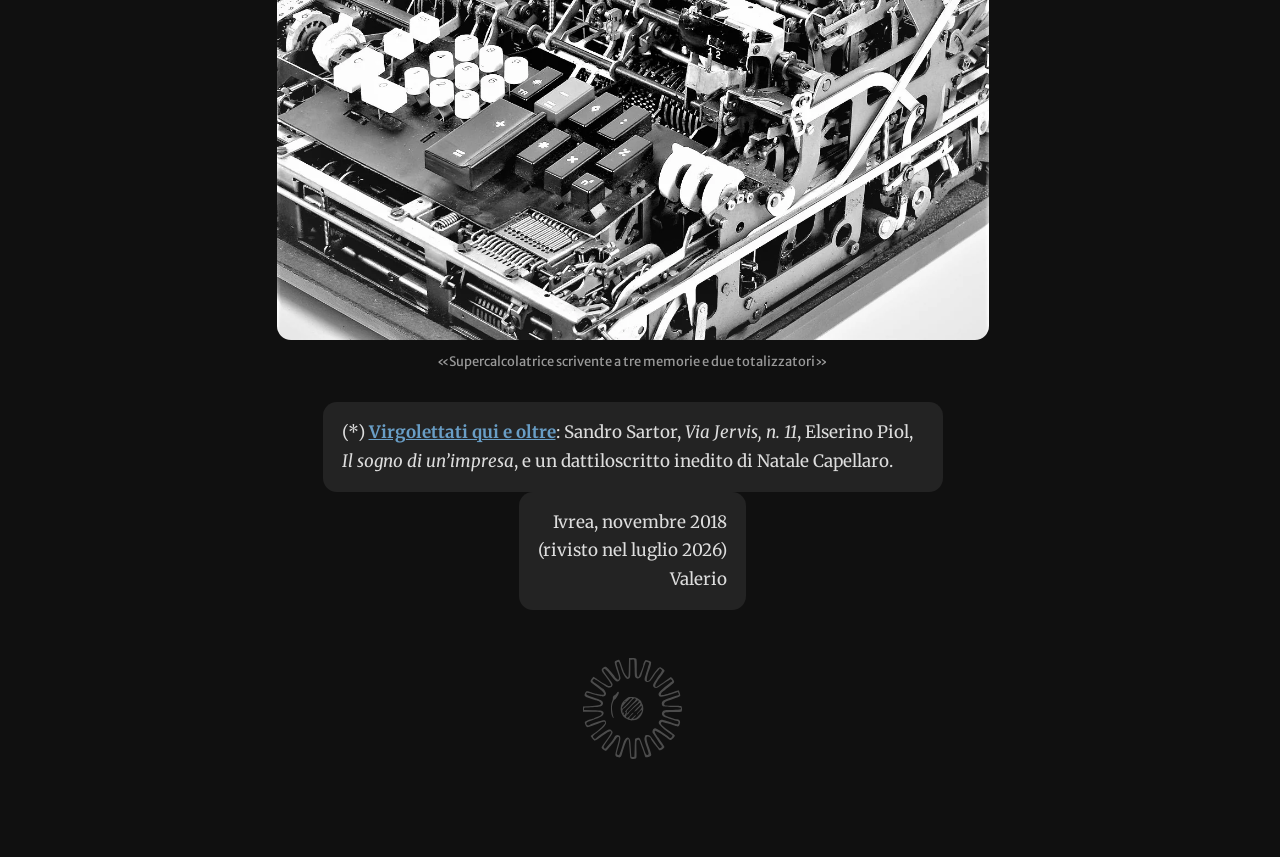
<file: home.html>
<!DOCTYPE html>
<html lang="it" class="no-js">
<head>
<meta charset="UTF-8">
<script>document.documentElement.classList.replace('no-js','js'); if ('scrollRestoration' in history) { history.scrollRestoration = 'manual'; var twS = history.state || {}; if (!twS.twKey) { twS.twKey = 'k' + Date.now().toString(36) + Math.random().toString(36).slice(2, 8); try { history.replaceState(twS, ''); } catch (e) {} } } addEventListener('load', function () { if (!window.__animsReady) { document.documentElement.classList.replace('js', 'no-js'); if ('scrollRestoration' in history) history.scrollRestoration = 'auto'; document.documentElement.classList.add('scroll-smooth'); } });</script>
<meta name="viewport" content="width=device-width, initial-scale=1.0, viewport-fit=cover">
<meta name="referrer" content="strict-origin-when-cross-origin">
<meta name="theme-color" content="#101010">
<title>Teresio Gassino — Un ricordo di Valerio</title>
<meta name="description" content="Un ricordo personale di Teresio Gassino, progettista meccanico Olivetti, scritto dal nipote Valerio.">
<link rel="preload" href="fonts/merriweather-400-normal.woff2" as="font" type="font/woff2" crossorigin>
<link rel="preload" href="fonts/merriweather-sans-400-normal.woff2" as="font" type="font/woff2" crossorigin>
<link rel="stylesheet" href="css/style.css">
<link rel="icon" href="sfondi/favicon.svg" type="image/svg+xml">
<link rel="icon" href="sfondi/favicon-32.png" sizes="32x32" type="image/png">
<link rel="apple-touch-icon" href="sfondi/apple-touch-icon.png">
<link rel="canonical" href="https://teresioweb.github.io/home.html">
<link rel="alternate" hreflang="it" href="https://teresioweb.github.io/home.html">
<link rel="alternate" hreflang="en" href="https://teresioweb.github.io/en/home.html">
<link rel="alternate" hreflang="x-default" href="https://teresioweb.github.io/home.html">
<meta property="og:type" content="article">
<meta property="article:author" content="Valerio">
<meta property="article:published_time" content="2018-11-01">
<meta property="og:site_name" content="Teresio Gassino">
<meta property="og:title" content="Teresio Gassino — Un ricordo di Valerio">
<meta property="og:description" content="Un ricordo personale di Teresio Gassino, progettista meccanico Olivetti, scritto dal nipote Valerio.">
<meta property="og:url" content="https://teresioweb.github.io/home.html">
<meta property="og:image" content="https://teresioweb.github.io/images/teresio-tecnigrafo.webp">
<meta property="og:image:width" content="1600">
<meta property="og:image:height" content="1032">
<meta property="og:image:alt" content="Teresio Gassino al tecnigrafo, Olivetti">
<meta property="og:locale" content="it_IT">
<meta name="twitter:card" content="summary_large_image">
<meta name="twitter:title" content="Teresio Gassino — Un ricordo di Valerio">
<meta name="twitter:description" content="Un ricordo personale di Teresio Gassino, progettista meccanico Olivetti, scritto dal nipote Valerio.">
<meta name="twitter:image" content="https://teresioweb.github.io/images/teresio-tecnigrafo.webp">
<meta name="twitter:image:alt" content="Teresio Gassino al tecnigrafo, Olivetti">
<script type="application/ld+json">
{
  "@context": "https://schema.org",
  "@graph": [
    {
    "@type": "Article",
    "headline": "In ricordo di nonno Teresio",
    "author": {
      "@type": "Person",
      "name": "Valerio"
    },
    "datePublished": "2018-11-01",
    "dateModified": "2026-07-31",
    "image": "https://teresioweb.github.io/images/teresio-tecnigrafo.webp",
    "about": {
      "@id": "https://teresioweb.github.io/#teresio"
    },
    "inLanguage": "it",
    "@id": "https://teresioweb.github.io/home.html#article",
    "url": "https://teresioweb.github.io/home.html",
    "isPartOf": {
      "@id": "https://teresioweb.github.io/#website"
    },
    "mentions": {
      "@id": "https://teresioweb.github.io/#logos27"
    }
    }
  ]
}
</script>
</head>
<body class="page-home">
<a href="#main" class="skip-link">Vai al contenuto</a>
<header class="site-nav">
  <div class="nav-inner">
    <a href="./" class="brand"><span class="brand-text">Teresio Gassino</span> <img src="sfondi/firma.svg" alt="" class="brand-signature"></a>
    <button type="button" class="menu-toggle" aria-controls="nav-links" aria-label="Menu" aria-expanded="false">
      <span aria-hidden="true"></span><span aria-hidden="true"></span><span aria-hidden="true"></span>
    </button>
    <nav class="nav-links" id="nav-links">
    <a href="home.html" class="active" aria-current="page">Un ricordo</a>
    <a href="logos.html">Logos 27</a>
    <a href="discorso.html">Un discorso di Capellaro</a>
    <a href="curriculum.html">Curriculum</a>
    <a href="galleria.html">Foto</a>
    <a href="/en/home.html" class="lang-link" hreflang="en" lang="en" aria-label="EN &ndash; English version"><img src="/sfondi/flag-gb.svg" alt="" class="lang-flag-icon"><span>EN</span></a>
  </nav>
  </div>
  <a href="/en/home.html" class="lang-link-desktop" hreflang="en" lang="en" aria-label="EN &ndash; English version">EN</a>
</header>

<main id="main" tabindex="-1">
  <div class="essay-masthead essay-anim">
    <h1>In ricordo di nonno Teresio</h1>
    <p class="essay-subtitle">Un ricordo di Valerio</p>
    <p class="fonte">Una prima versione &egrave; <a href="pdf/Sentinella.pdf" target="_blank" rel="noopener">comparsa</a> in parte su <em>la&nbsp;Sentinella del&nbsp;Canavese</em> il 31&nbsp;dicembre&nbsp;2018, cartacea&nbsp;e&nbsp;online.</p>
  </div>

  <p class="essay-epigraph"><em>&laquo;Geniale alter ego&raquo;</em> di Natale Capellaro, <em>&laquo;ex operaio che ne ripercorreva le orme&raquo;</em>, <em>&laquo;capace di far fare alla meccanica cose stupefacenti&raquo;</em>&hellip; <a href="#nota" class="epigraph-note" aria-label="Nota">(*)</a></p>

  <figure class="hero-photo essay-anim">
    <button type="button" class="lightbox-trigger" data-standalone="true" data-caption="&laquo;Sul progetto di queste macchine gi&agrave; era presente l&rsquo;estro creativo di Teresio&hellip;&raquo; ricordava <a href='discorso.html#banchelli'>Luciano Banchelli</a>." data-caption-html="true">
      <img src="images/teresio-tecnigrafo.webp" width="1600" height="1032" alt="Teresio progettista al tecnigrafo">
    </button>
    <figcaption class="hero-caption">&laquo;Sul progetto di queste macchine gi&agrave; era presente l&rsquo;estro creativo di Teresio&hellip;&raquo;</figcaption>
  </figure>

  <h2 class="visually-hidden">Gli inizi e le prime macchine</h2>
  <p class="essay-block essay-anim"><span class="dropcap">T</span>eresio Gassino&mdash;classe 1924 di Ar&egrave;, figlio di artigiano fabbro&mdash;consegue il diploma di disegnatore nel 1942 presso il <em>Centro Formazione Meccanici</em> Olivetti, e gi&agrave; nel 1944 contribuisce ai primi progetti di macchine da calcolo del <a href="https://www.storiaolivetti.it/articolo/38-natale-capellaro-la-genialita-di-un-autodidatta/" target="_blank" rel="noopener">prodigio</a> della progettazione meccanica in Olivetti, <a href="discorso.html"><strong>Natale Capellaro</strong></a>: &laquo;Mi ricordo il primo lavoro che Le diedi. Era il controllo di un mio studio su una camma della 14 che Lei sbagli&ograve; per una banale dimenticanza ma che mi diede nello stesso tempo la misura della Sua padronanza del disegno&raquo;.</p>

  <p class="essay-block essay-anim">Nel 1945 &egrave; coordinatore tecnico dell&rsquo;intero progetto MC14 e dal 1948 <a href="https://www.storiaolivetti.it/immagine/1667/" target="_blank" rel="noopener">collabora</a> direttamente con Capellaro alla progettazione di tutte le macchine da calcolo, partecipando dal 1951 a definire i modelli <em>MC21</em>, <a href="https://www.storiaolivetti.it/articolo/88-quando-linnovazione-paga-le-calcolatrici-meccan/" target="_blank" rel="noopener">Divisumma</a>, <a href="https://www.storiaolivetti.it/articolo/125-tetractys-una-calcolatrice-meccanica-senza-riv/" target="_blank" rel="noopener">Tetractys</a>, <em>Audit</em> e successivi. Per anni braccio destro di Capellaro, ne prende il posto a capo dell&rsquo;<em>Ufficio progetti macchine da calcolo e apparecchiature scriventi</em> nel 1964, per lasciare gi&agrave; nel 1969: nel frattempo &egrave; sopraggiunta l&rsquo;era elettronica.</p>

  <h2 class="visually-hidden">La Logos 27</h2>
  <p class="essay-block essay-anim">Durante quel periodo, alla guida dei progettisti meccanici dell&rsquo;Olivetti, Teresio lancia un&rsquo;ultima sfida alla nuova tecnologia con la <a href="logos.html"><strong>Logos 27</strong></a>, <em>calcolatrice superautomatica</em>, &laquo;certamente&mdash;nelle parole del celebre manager Elserino Piol&mdash;la pi&ugrave; completa e performante macchina da calcolo meccanica mai realizzata al mondo&raquo;, della quale &laquo;ogni dispositivo [&hellip;] era un gioiello di genialit&agrave; e creativit&agrave;&raquo;. Logica e matematica sono tradotte in lamiera, alberi rotanti, arpionismi, ingranaggi: <em>3.700</em> pezzi che viaggiano fino a <em>1.000 cicli al minuto</em>, ai limiti di quella meccanica Olivetti &laquo;dei segnali deboli, non di forza, adatta a trasmettere e a manipolare la leggerezza dell&rsquo;informazione&raquo;. Complessa da costruire e mantenere, con il mercato ormai orientato verso l&rsquo;elettronica, la Logos resta un&rsquo;ode al futuro mai realizzato del calcolo meccanico.</p>

  <div class="essay-divider"><img src="sfondi/vite.svg" alt=""></div>

  <h2 class="visually-hidden">Dopo l&rsquo;Olivetti</h2>
  <p class="essay-block essay-anim">Lasciata l&rsquo;Olivetti, Teresio si trasferisce nei colli senesi e si dedica alla produzione del vino, che nel 1981 gli vale il premio nazionale <em>Douja d&rsquo;Or</em> per la sua <em>Vernaccia di San Gimignano</em> &ldquo;<a href="quercia.html"><strong>La Quercia di Racciano</strong></a>&rdquo;. Ma all&rsquo;ombra del vecchio albero non posa mai la matita. Ci abbandona nel 1998, e negli ultimi giorni in ospedale la tiene sempre salda nella sua mano, sul progetto incompiuto <em>CS-2</em>&mdash;una macchina emettitrice di assegni, portata avanti dal figlio Massimo.</p>

  <h2 class="visually-hidden">La casa di Monte Navale</h2>
  <p class="essay-block essay-anim">&Egrave; il 1953 quando Teresio affida il disegno della casa di <em>Monte Navale</em>, dove abiter&agrave; con sua moglie Ernesta e i loro figli, a Eduardo Vittoria, l&rsquo;architetto del palazzo del <a href="https://www.storiaolivetti.it/articolo/4-la-palazzina-del-centro-studi-ed-esperienze-a-iv/" target="_blank" rel="noopener">Centro Studi ed Esperienze</a> Olivetti, regno dei progettisti meccanici. Mi piace immaginare Teresio al tecnigrafo a tarda notte, al suono della sua amata musica classica, che scruta dalla finestra di casa le luci del Centro Studi, cercando ispirazione per un nuovo virtuosismo ai limiti della meccanica. Oggi quei suoi congegni sono custoditi dalla polvere dei musei: accrocchi metallici che evocano le complicazioni dell&rsquo;alta orologeria e certi universi della fantascienza retrofuturista. E quei luoghi una volta animati da chi dava vita alle macchine raccontano ancora del futuro possibile.</p>

  <p class="essay-block essay-anim">A centodieci anni dalla fondazione della Fabbrica, nel 2018 le architetture olivettiane sono state riconosciute patrimonio UNESCO: progettata da Vittoria, tra loro figura Villa Gassino, la casa dove abitava il grande progettista scomparso quasi trent&rsquo;anni fa&mdash;mio nonno Teresio.</p>

  <figure class="essay-photo essay-anim">
    <div class="essay-photo-frame">
      <button type="button" class="lightbox-trigger" data-standalone="true" data-caption="&laquo;Supercalcolatrice scrivente a tre memorie e due totalizzatori&raquo; Logos 27-2 al <a href='https://www.technikum29.de/en/computer/electro-mechanical/' target='_blank' rel='noopener'>technikum29</a> Computer Museum." data-caption-html="true">
        <img src="images/logos-27.webp" width="1295" height="956" alt="Logos 27 macchina da calcolo meccanica">
      </button>
    </div>
    <figcaption class="essay-photo-caption">&laquo;Supercalcolatrice scrivente a tre memorie e due totalizzatori&raquo;</figcaption>
  </figure>

  <p class="essay-block essay-anim footnote-target" id="nota" tabindex="-1">(*) <a href="discorso.html"><strong>Virgolettati qui e oltre</strong></a>: Sandro Sartor, <em>Via Jervis, n. 11</em>, Elserino Piol, <em>Il sogno di un&rsquo;impresa</em>, e un dattiloscritto inedito di Natale Capellaro.</p>

  <p class="essay-block essay-anim essay-block-signature">Ivrea, novembre 2018<br> (rivisto nel luglio 2026)<br>Valerio</p>

  <div class="essay-ornament"><a href="#top" class="ornament-link" aria-label="Torna a inizio pagina"><img src="sfondi/ruota.svg" alt=""></a></div>
</main>

<!-- Lightbox overlay: filled in by JS when a gallery image is clicked -->
<dialog class="lightbox-overlay" aria-label="Immagine ingrandita">
  <button type="button" class="lightbox-close" aria-label="Chiudi">&times;</button>
  <button type="button" class="lightbox-prev" aria-label="Foto precedente">&#8249;</button>
  <button type="button" class="lightbox-next" aria-label="Foto successiva">&#8250;</button>
  <div class="lightbox-content">
    <img src="[data-uri]" alt="">
    <p class="lightbox-counter" aria-live="polite"></p>
    <p class="lightbox-caption" aria-live="polite"></p>
  </div>
</dialog>

<footer>
  <img src="images/creative.png" width="403" height="141" alt="" class="cc-logo">
  <p>2026 di <a href="mailto:teresiowebpage@protonmail.com">Valerio &amp; Massimo Gassino</a><span class="desktop-dot"> &middot;</span><br class="mobile-break">
  <a href="https://creativecommons.org/licenses/by-nc-sa/4.0/deed.it" target="_blank" rel="noopener">Creative Commons</a> salvo diversamente indicato</p>
</footer>

<script src="js/animations.js"></script>
</body>
</html>
</file>
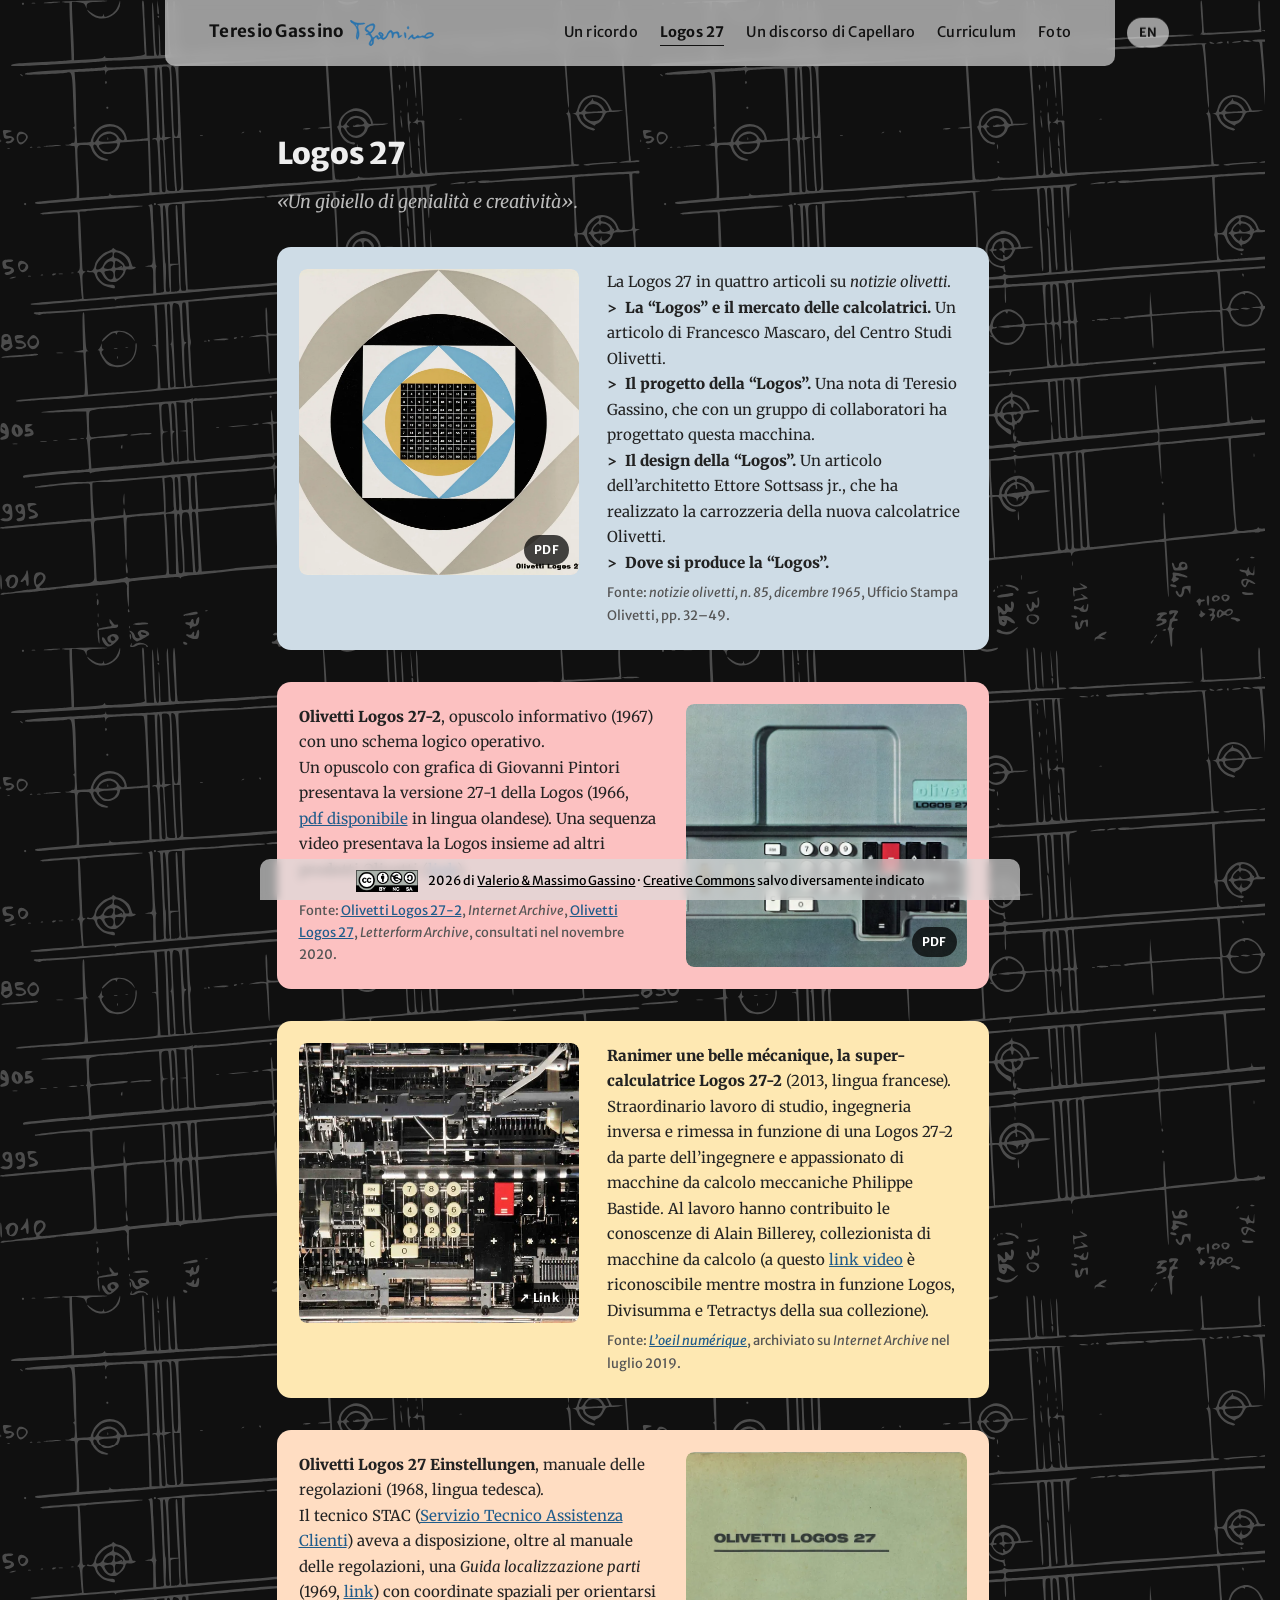
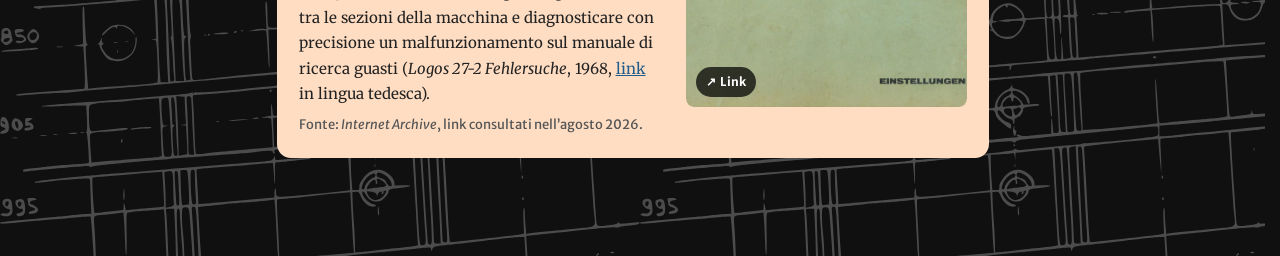
<file: logos.html>
<!DOCTYPE html>
<html lang="it" class="no-js">
<head>
<meta charset="UTF-8">
<script>document.documentElement.classList.replace('no-js','js'); if ('scrollRestoration' in history) { history.scrollRestoration = 'manual'; var twS = history.state || {}; if (!twS.twKey) { twS.twKey = 'k' + Date.now().toString(36) + Math.random().toString(36).slice(2, 8); try { history.replaceState(twS, ''); } catch (e) {} } } addEventListener('load', function () { if (!window.__animsReady) { document.documentElement.classList.replace('js', 'no-js'); if ('scrollRestoration' in history) history.scrollRestoration = 'auto'; document.documentElement.classList.add('scroll-smooth'); } });</script>
<meta name="viewport" content="width=device-width, initial-scale=1.0, viewport-fit=cover">
<meta name="referrer" content="strict-origin-when-cross-origin">
<meta name="theme-color" content="#101010">
<title>Teresio Gassino — Logos 27</title>
<meta name="description" content="La storia della Logos 27, la calcolatrice meccanica Olivetti progettata da Teresio Gassino con un gruppo di collaboratori.">
<link rel="preload" href="fonts/merriweather-400-normal.woff2" as="font" type="font/woff2" crossorigin>
<link rel="preload" href="fonts/merriweather-sans-400-normal.woff2" as="font" type="font/woff2" crossorigin>
<link rel="stylesheet" href="css/style.css">
<link rel="icon" href="sfondi/favicon.svg" type="image/svg+xml">
<link rel="icon" href="sfondi/favicon-32.png" sizes="32x32" type="image/png">
<link rel="apple-touch-icon" href="sfondi/apple-touch-icon.png">
<link rel="canonical" href="https://teresioweb.github.io/logos.html">
<link rel="alternate" hreflang="it" href="https://teresioweb.github.io/logos.html">
<link rel="alternate" hreflang="en" href="https://teresioweb.github.io/en/logos.html">
<link rel="alternate" hreflang="x-default" href="https://teresioweb.github.io/logos.html">
<meta property="og:type" content="website">
<meta property="og:site_name" content="Teresio Gassino">
<meta property="og:title" content="Teresio Gassino — Logos 27">
<meta property="og:description" content="La storia della Logos 27, la calcolatrice meccanica Olivetti progettata da Teresio Gassino con un gruppo di collaboratori.">
<meta property="og:url" content="https://teresioweb.github.io/logos.html">
<meta property="og:image" content="https://teresioweb.github.io/images/logos-pintori.webp">
<meta property="og:image:width" content="1200">
<meta property="og:image:height" content="1204">
<meta property="og:image:alt" content="Copertina della Logos 27 con grafica di Giovanni Pintori">
<meta property="og:locale" content="it_IT">
<meta name="twitter:card" content="summary_large_image">
<meta name="twitter:title" content="Teresio Gassino — Logos 27">
<meta name="twitter:description" content="La storia della Logos 27, la calcolatrice meccanica Olivetti progettata da Teresio Gassino con un gruppo di collaboratori.">
<meta name="twitter:image" content="https://teresioweb.github.io/images/logos-pintori.webp">
<meta name="twitter:image:alt" content="Copertina della Logos 27 con grafica di Giovanni Pintori">
<script type="application/ld+json">
{
  "@context": "https://schema.org",
  "@graph": [
    {
      "@type": "CollectionPage",
      "@id": "https://teresioweb.github.io/logos.html#page",
      "url": "https://teresioweb.github.io/logos.html",
      "name": "Logos 27",
      "inLanguage": "it",
      "isPartOf": {
        "@id": "https://teresioweb.github.io/#website"
      },
      "about": [
        {
          "@id": "https://teresioweb.github.io/#teresio"
        },
        {
          "@id": "https://teresioweb.github.io/#logos27"
        }
      ],
      "hasPart": [
        {
          "@type": "CreativeWork",
          "name": "notizie olivetti, n. 85",
          "datePublished": "1965",
          "about": {
            "@id": "https://teresioweb.github.io/#logos27"
          }
        },
        {
          "@type": "CreativeWork",
          "name": "Olivetti Logos 27-2, opuscolo informativo",
          "datePublished": "1967",
          "about": {
            "@id": "https://teresioweb.github.io/#logos27"
          }
        },
        {
          "@type": "CreativeWork",
          "name": "Ranimer une belle mécanique, la super-calculatrice Logos 27-2",
          "datePublished": "2013",
          "about": {
            "@id": "https://teresioweb.github.io/#logos27"
          }
        },
        {
          "@type": "CreativeWork",
          "name": "Olivetti Logos 27 Einstellungen",
          "datePublished": "1968",
          "about": {
            "@id": "https://teresioweb.github.io/#logos27"
          }
        }
      ]
    },
    {
      "@type": "Product",
      "@id": "https://teresioweb.github.io/#logos27",
      "name": "Olivetti Logos 27",
      "category": {
        "@language": "it",
        "@value": "Calcolatrice elettromeccanica"
      },
      "manufacturer": {
        "@id": "https://teresioweb.github.io/#olivetti"
      },
      "releaseDate": "1965",
      "sameAs": [
        "https://it.wikipedia.org/wiki/Olivetti_Logos_27",
        "https://www.wikidata.org/wiki/Q17637386"
      ]
    }
  ]
}
</script>
</head>
<body class="page-logos">
<a href="#main" class="skip-link">Vai al contenuto</a>
<header class="site-nav">
  <div class="nav-inner">
    <a href="./" class="brand"><span class="brand-text">Teresio Gassino</span> <img src="sfondi/firma.svg" alt="" class="brand-signature"></a>
    <button type="button" class="menu-toggle" aria-controls="nav-links" aria-label="Menu" aria-expanded="false">
      <span aria-hidden="true"></span><span aria-hidden="true"></span><span aria-hidden="true"></span>
    </button>
    <nav class="nav-links" id="nav-links">
    <a href="home.html">Un ricordo</a>
    <a href="logos.html" class="active" aria-current="page">Logos 27</a>
    <a href="discorso.html">Un discorso di Capellaro</a>
    <a href="curriculum.html">Curriculum</a>
    <a href="galleria.html">Foto</a>
    <a href="/en/logos.html" class="lang-link" hreflang="en" lang="en" aria-label="EN &ndash; English version"><img src="/sfondi/flag-gb.svg" alt="" class="lang-flag-icon"><span>EN</span></a>
  </nav>
  </div>
  <a href="/en/logos.html" class="lang-link-desktop" hreflang="en" lang="en" aria-label="EN &ndash; English version">EN</a>
</header>

<main id="main" tabindex="-1">
  <h1>Logos 27</h1>
  <p class="page-subtitle">&laquo;Un gioiello di genialit&agrave; e creativit&agrave;&raquo;.</p>

  <figure class="reveal-img side color-band" style="--band-color:#CEDCE6;">
    <div class="side-row">
      <a href="pdf/NotizieOlivetti.pdf" target="_blank" rel="noopener">
      <img src="images/logos-pintori.webp" width="1200" height="1204" alt="Grafica di Giovanni Pintori per la Logos 27">
      <span class="img-badge">PDF</span>
    </a>
      <figcaption>
        <h2 class="doc-heading">La Logos 27 in quattro articoli su <em>notizie olivetti</em>.</h2>
        <ul class="doc-list">
          <li><strong>La &ldquo;Logos&rdquo; e il mercato delle calcolatrici.</strong> Un articolo di Francesco Mascaro, del Centro Studi Olivetti.</li>
          <li><strong>Il progetto della &ldquo;Logos&rdquo;.</strong> Una nota di Teresio Gassino, che con un gruppo di collaboratori ha progettato questa macchina.</li>
          <li><strong>Il design della &ldquo;Logos&rdquo;.</strong> Un articolo dell&rsquo;architetto Ettore Sottsass jr., che ha realizzato la carrozzeria della nuova calcolatrice Olivetti.</li>
          <li><strong>Dove si produce la &ldquo;Logos&rdquo;.</strong></li>
        </ul>
      </figcaption>
    </div>
    <div class="side-row fonte-row">
      <span class="side-row-spacer"></span>
      <p class="fonte">Fonte: <em>notizie olivetti, n. 85, dicembre 1965</em>, Ufficio Stampa Olivetti, pp. 32&ndash;49.</p>
    </div>
  </figure>

  <figure class="reveal-img side from-right color-band" style="--band-color:#FCC1C1;">
    <div class="side-row">
      <a href="pdf/Opuscolo1.pdf" target="_blank" rel="noopener">
      <img src="images/logos-opuscolo.webp" width="800" height="563" alt="Copertina dell’opuscolo informativo della Logos 27-2">
      <span class="img-badge">PDF</span>
    </a>
      <figcaption>
        <h2 class="doc-heading"><strong>Olivetti Logos 27-2</strong>, opuscolo informativo (1967) con uno schema logico operativo.</h2>
        <p>Un opuscolo con grafica di Giovanni Pintori presentava la versione 27-1 della Logos (1966, <a href="pdf/Opuscolo2.pdf" target="_blank" rel="noopener">pdf&nbsp;disponibile</a> in lingua olandese). Una sequenza video presentava la Logos insieme ad altri prodotti Olivetti (<a href="https://www.youtube.com/watch?v=lfbH4H8zvMU" target="_blank" rel="noopener" aria-label="link al video">link</a>).</p>
        <p class="fonte">Fonte: <a href="https://archive.org/details/olivettilogos272/" target="_blank" rel="noopener">Olivetti Logos&nbsp;27-2</a>, <em>Internet Archive</em>, <a href="https://oa.letterformarchive.org/item?workID=lfa_pintori_0011" target="_blank" rel="noopener">Olivetti Logos&nbsp;27</a>, <em>Letterform Archive</em>, consultati nel novembre 2020.</p>
      </figcaption>
    </div>
  </figure>

  <figure class="reveal-img side color-band" style="--band-color:#FEE8B2;">
    <div class="side-row">
      <a href="https://web.archive.org/web/20190709182245/http://ananke.blog.lemonde.fr/tag/logos-27-2/" target="_blank" rel="noopener">
      <img src="images/ranimer-belle-mecanique.webp" width="800" height="533" alt="Vista dall’alto della meccanica della Logos 27">
      <span class="img-badge"><span aria-hidden="true">&#8599;</span> Link</span>
    </a>
      <figcaption>
        <h2 class="doc-heading"><strong><span lang="fr">Ranimer une belle m&eacute;canique, la super-calculatrice Logos&nbsp;27-2</span></strong> (2013, lingua francese).</h2>
        <p>Straordinario lavoro di studio, ingegneria inversa e rimessa in funzione di una Logos 27-2 da parte dell&rsquo;ingegnere e appassionato di macchine da calcolo meccaniche Philippe Bastide. Al lavoro hanno contribuito le conoscenze di Alain Billerey, collezionista di macchine da calcolo (a questo <a href="https://www.youtube.com/watch?v=8Ra22FApGu0" target="_blank" rel="noopener">link&nbsp;video</a> &egrave; riconoscibile mentre mostra in funzione Logos, Divisumma e Tetractys della sua collezione).</p>
      </figcaption>
    </div>
    <div class="side-row fonte-row">
      <span class="side-row-spacer"></span>
      <p class="fonte">Fonte: <a href="https://web.archive.org/web/20190709182245/http://ananke.blog.lemonde.fr/tag/logos-27-2/" target="_blank" rel="noopener"><em lang="fr">L&rsquo;oeil num&eacute;rique</em></a>, archiviato su <em>Internet Archive</em> nel luglio 2019.</p>
    </div>
  </figure>

  <figure class="reveal-img side from-right color-band" style="--band-color:#FFDDC2;">
    <div class="side-row">
      <a href="https://archive.org/details/mc-27-einstellungen-rid" target="_blank" rel="noopener">
      <img src="images/einstellungen.webp" width="800" height="566" alt="Copertina del manuale delle regolazioni Einstellungen">
      <span class="img-badge img-badge-left"><span aria-hidden="true">&#8599;</span> Link</span>
    </a>
      <figcaption>
        <h2 class="doc-heading"><strong>Olivetti Logos 27 <span lang="de">Einstellungen</span></strong>, manuale delle regolazioni (1968, lingua tedesca).</h2>
        <p>Il tecnico STAC (<a href="https://www.storiaolivetti.it/articolo/108-organizzazione-e-formazione-per-lassistenza-te/" target="_blank" rel="noopener">Servizio Tecnico Assistenza Clienti</a>) aveva a disposizione, oltre al manuale delle regolazioni, una <em>Guida localizzazione parti</em> (1969, <a href="https://archive.org/details/mc-27-glp-rid" target="_blank" rel="noopener" aria-label="link alla Guida localizzazione parti">link</a>) con coordinate spaziali per orientarsi tra le sezioni della macchina e diagnosticare con precisione un malfunzionamento sul manuale di ricerca guasti (<em>Logos 27-2 <span lang="de">Fehlersuche</span></em>, 1968, <a href="https://archive.org/details/mc-27-fehlerreparatur-alles-rid" target="_blank" rel="noopener" aria-label="link al manuale di ricerca guasti">link</a> in lingua tedesca).</p>
      </figcaption>
    </div>
    <div class="side-row fonte-row">
      <span class="side-row-spacer"></span>
      <p class="fonte">Fonte: <em>Internet Archive</em>, link consultati nell&rsquo;agosto 2026.</p>
    </div>
  </figure>
</main>

<footer>
  <img src="images/creative.png" width="403" height="141" alt="" class="cc-logo">
  <p>2026 di <a href="mailto:teresiowebpage@protonmail.com">Valerio &amp; Massimo Gassino</a><span class="desktop-dot"> &middot;</span><br class="mobile-break">
  <a href="https://creativecommons.org/licenses/by-nc-sa/4.0/deed.it" target="_blank" rel="noopener">Creative Commons</a> salvo diversamente indicato</p>
</footer>

<script src="js/animations.js"></script>
</body>
</html>
</file>
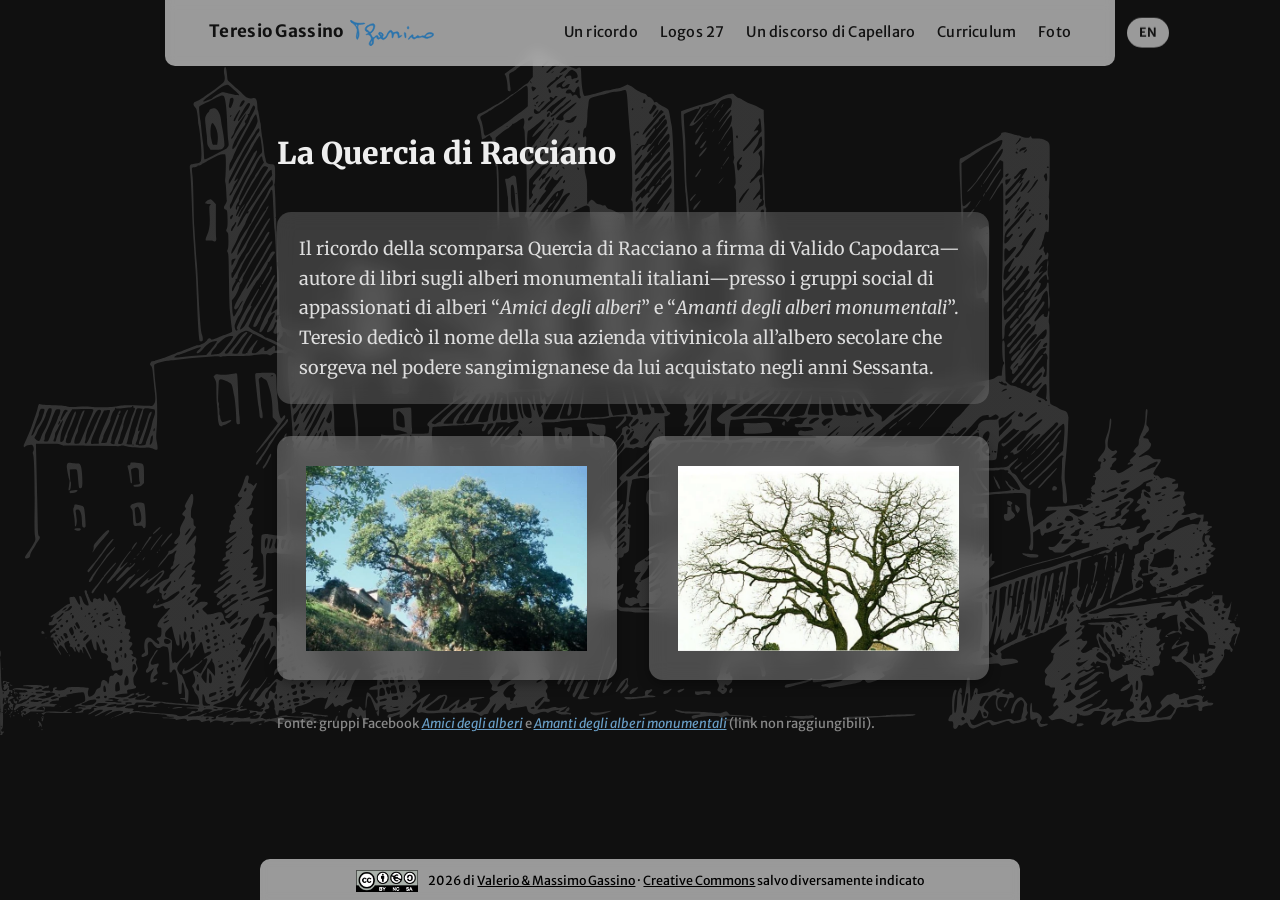
<file: quercia.html>
<!DOCTYPE html>
<html lang="it" class="no-js">
<head>
<meta charset="UTF-8">
<script>document.documentElement.classList.replace('no-js','js'); if ('scrollRestoration' in history) { history.scrollRestoration = 'manual'; var twS = history.state || {}; if (!twS.twKey) { twS.twKey = 'k' + Date.now().toString(36) + Math.random().toString(36).slice(2, 8); try { history.replaceState(twS, ''); } catch (e) {} } } addEventListener('load', function () { if (!window.__animsReady) { document.documentElement.classList.replace('js', 'no-js'); if ('scrollRestoration' in history) history.scrollRestoration = 'auto'; document.documentElement.classList.add('scroll-smooth'); } });</script>
<meta name="viewport" content="width=device-width, initial-scale=1.0, viewport-fit=cover">
<meta name="referrer" content="strict-origin-when-cross-origin">
<meta name="theme-color" content="#101010">
<title>Teresio Gassino — La Quercia di Racciano</title>
<meta name="description" content="La quercia secolare che diede il nome all&rsquo;azienda vitivinicola sangimignanese di Teresio Gassino, ricordata da Valido Capodarca dopo la scomparsa.">
<link rel="canonical" href="https://teresioweb.github.io/quercia.html">
<link rel="alternate" hreflang="it" href="https://teresioweb.github.io/quercia.html">
<link rel="alternate" hreflang="en" href="https://teresioweb.github.io/en/quercia.html">
<link rel="alternate" hreflang="x-default" href="https://teresioweb.github.io/quercia.html">
<link rel="preload" href="fonts/merriweather-400-normal.woff2" as="font" type="font/woff2" crossorigin>
<link rel="preload" href="fonts/merriweather-sans-400-normal.woff2" as="font" type="font/woff2" crossorigin>
<link rel="stylesheet" href="css/style.css">
<link rel="icon" href="sfondi/favicon.svg" type="image/svg+xml">
<link rel="icon" href="sfondi/favicon-32.png" sizes="32x32" type="image/png">
<link rel="apple-touch-icon" href="sfondi/apple-touch-icon.png">
<meta property="og:type" content="website">
<meta property="og:site_name" content="Teresio Gassino">
<meta property="og:title" content="Teresio Gassino — La Quercia di Racciano">
<meta property="og:description" content="La quercia secolare che diede il nome all&rsquo;azienda vitivinicola sangimignanese di Teresio Gassino, ricordata da Valido Capodarca dopo la scomparsa.">
<meta property="og:url" content="https://teresioweb.github.io/quercia.html">
<meta property="og:image" content="https://teresioweb.github.io/images/quercia/quercia-1-clump.webp">
<meta property="og:image:width" content="630">
<meta property="og:image:height" content="415">
<meta property="og:image:alt" content="La Quercia di Racciano con la chioma verde">
<meta property="og:locale" content="it_IT">
<meta name="twitter:card" content="summary_large_image">
<meta name="twitter:title" content="Teresio Gassino — La Quercia di Racciano">
<meta name="twitter:description" content="La Quercia di Racciano">
<meta name="twitter:image" content="https://teresioweb.github.io/images/quercia/quercia-1-clump.webp">
<meta name="twitter:image:alt" content="La Quercia di Racciano con la chioma verde">
<script type="application/ld+json">
{
  "@context": "https://schema.org",
  "@graph": [
    {
      "@type": "WebPage",
      "@id": "https://teresioweb.github.io/quercia.html#page",
      "url": "https://teresioweb.github.io/quercia.html",
      "name": "La Quercia di Racciano",
      "inLanguage": "it",
      "isPartOf": {
        "@id": "https://teresioweb.github.io/#website"
      },
      "about": [
        {
          "@id": "https://teresioweb.github.io/#teresio"
        },
        {
          "@id": "https://teresioweb.github.io/#quercia"
        }
      ]
    },
    {
      "@type": "Thing",
      "@id": "https://teresioweb.github.io/#quercia",
      "name": "La Quercia di Racciano",
      "description": {
        "@language": "it",
        "@value": "Quercia secolare a Racciano, San Gimignano, da cui Teresio Gassino prese il nome per la sua Vernaccia; crollata nel dicembre 2015."
      },
      "location": {
        "@type": "Place",
        "@id": "https://teresioweb.github.io/#racciano",
        "name": {
          "@language": "it",
          "@value": "Racciano, San Gimignano, Italia"
        }
      }
    }
  ]
}
</script>
</head>
<body class="page-quercia">
<a href="#main" class="skip-link">Vai al contenuto</a>

<!-- This page is intentionally NOT in the nav bar, same as on the original
     Wix site — it's only reachable via the "La Quercia di Racciano" link
     on the home page. -->
<header class="site-nav">
  <div class="nav-inner">
    <a href="./" class="brand"><span class="brand-text">Teresio Gassino</span> <img src="sfondi/firma.svg" alt="" class="brand-signature"></a>
    <button type="button" class="menu-toggle" aria-controls="nav-links" aria-label="Menu" aria-expanded="false">
      <span aria-hidden="true"></span><span aria-hidden="true"></span><span aria-hidden="true"></span>
    </button>
    <nav class="nav-links" id="nav-links">
    <a href="home.html">Un ricordo</a>
    <a href="logos.html">Logos 27</a>
    <a href="discorso.html">Un discorso di Capellaro</a>
    <a href="curriculum.html">Curriculum</a>
    <a href="galleria.html">Foto</a>
    <a href="/en/quercia.html" class="lang-link" hreflang="en" lang="en" aria-label="EN &ndash; English version"><img src="/sfondi/flag-gb.svg" alt="" class="lang-flag-icon"><span>EN</span></a>
  </nav>
  </div>
  <a href="/en/quercia.html" class="lang-link-desktop" hreflang="en" lang="en" aria-label="EN &ndash; English version">EN</a>
</header>

<main id="main" tabindex="-1">
  <h1>La Quercia di Racciano</h1>

  <div class="ritagli-band">
    <p>Il ricordo della scomparsa Quercia di Racciano a firma di Valido Capodarca&mdash;autore di libri sugli alberi monumentali italiani&mdash;presso i gruppi social di appassionati di alberi &ldquo;<em>Amici degli alberi</em>&rdquo; e &ldquo;<em>Amanti degli alberi monumentali</em>&rdquo;. Teresio dedic&ograve; il nome della sua azienda vitivinicola all&rsquo;albero secolare che sorgeva nel podere sangimignanese da lui acquistato negli anni Sessanta.</p>
  </div>

  <div class="clump-stage">
    <div class="clump-anchor">
      <div class="clump-photo" style="--fx:900px; --fy:-122px; --tx:-356px; --ty:-122px; --delay:0.06s; animation-duration:1.1s;">
        <a href="images/quercia/quercia-racciano-1.webp" target="_blank" rel="noopener" class="doc-viewer-trigger" data-doc-src="images/quercia/quercia-racciano-1.webp" data-doc-alt="Post Facebook di Valido Capodarca, 28 ottobre 2014, «La Quercia di Racciano»" data-text-target="text-quercia-1">
          <img src="images/quercia/quercia-1-clump.webp" width="630" height="415" alt="La Quercia di Racciano con la chioma verde, ripresa dal basso accanto a un edificio in pietra">
        <span class="clump-badge">La Quercia</span>
        </a>
      </div>
      <div class="clump-photo" style="--fx:900px; --fy:-122px; --tx:16px; --ty:-122px; --delay:0.49s; animation-duration:0.8s;">
        <a href="images/quercia/quercia-racciano-2.webp" target="_blank" rel="noopener" class="doc-viewer-trigger" data-doc-src="images/quercia/quercia-racciano-2.webp" data-doc-alt="Post Facebook di Valido Capodarca, 7 gennaio 2019, «La scomparsa della Quercia di Racciano»" data-text-target="text-quercia-2">
          <img src="images/quercia/quercia-2-clump.webp" width="630" height="415" alt="La Quercia di Racciano spoglia in inverno, i rami visti dal basso contro il cielo">
        <span class="clump-badge">La scomparsa</span>
        </a>
      </div>
    </div>
  </div>

  <p class="fonte">Fonte: gruppi Facebook <a href="https://www.facebook.com/groups/37388146517/permalink/10152876722151518/" target="_blank" rel="noopener"><em>Amici degli alberi</em></a> e <a href="https://www.facebook.com/groups/45736018307/permalink/10157002634758308/" target="_blank" rel="noopener"><em>Amanti degli alberi monumentali</em></a> (link non raggiungibili).</p>
</main>

<!-- document viewer: shared dialog for every .doc-viewer-trigger on
     this page (see initDocViewer() in animations.js) — same pattern
     as discorso.html's BanchelliLogos/BanchelliRicordo. -->
<dialog class="doc-viewer-overlay" aria-label="Documento ingrandito">
  <div class="doc-viewer-bar">
    <button type="button" class="doc-viewer-toggle" aria-pressed="false" hidden>Versione testuale</button>
    <button type="button" class="doc-viewer-close" aria-label="Chiudi">&times;</button>
  </div>
  <div class="doc-viewer-scroll" tabindex="0" role="region" aria-label="Documento">
    <img src="[data-uri]" alt="">
  </div>
  <div class="doc-viewer-text" tabindex="0" role="region" aria-label="Trascrizione" hidden></div>
</dialog>

<!-- transcripts, inert until initDocViewer() clones one into
     .doc-viewer-text on open. Transcribed from the Facebook
     screenshots (images/quercia/quercia-racciano-1.webp and -2.webp)
     — apostrophes/quotes normalized to their typographic form, wording
     and capitalization otherwise as given. -->
<template id="text-quercia-1">
  <div class="doc-viewer-text-inner">
    <p class="doc-viewer-text-meta">Post Facebook di Valido Capodarca del 28 ottobre 2014</p>
    <p><strong>LA QUERCIA DI RACCIANO</strong></p>
    <p>Se 10 anni fa avessimo stilato una classifica delle tre pi&ugrave; grandi querce della provincia di Siena, essa sarebbe stata la seguente. 1&deg;. Il Quercione del Conte Roghi, di Torrita di Siena (misure: 5,90 la circonferenza, 23 l&rsquo;altezza, 37 il diametro della chioma); 2&deg;. La Quercia di Racciano (5,20&ndash;24&ndash;36); 3&deg;: il Quercione delle Checche (4,70&ndash;21&ndash;35). Dieci anni sono bastati per scombussolare tutta la graduatoria. Il Quercione del conte Roghi &egrave; addirittura sparito dalle classifiche, avendo perduto mezzo fusto e quasi l&rsquo;intera chioma. Il Quercione delle Checche ha visto incrementata la circonferenza a 4,90 e il diametro della chioma a 36 (media fra 38,5 dell&rsquo;asse maggiore e 33,5 del minore); avendo per&ograve; subito la perdita del grosso ramo sull&rsquo;asse minore, la misura &egrave; tutta da rivalutare.</p>
    <p>Chi &egrave; rimasta per tutto questo tempo nell&rsquo;ombra &egrave; l&rsquo;immensa Quercia di Racciano. Sulle cartine I.G.M. (datate anni Cinquanta, ma ancora le uniche in vigore), presso Racciano, frazione di San Gimignano, viene riportato il nome di una azienda: podere Le Ginestre. Negli anni Sessanta il piemontese Teresio Gassino acquist&ograve; il podere mutando il nome in quello di &laquo;Quercia di Racciano&raquo;, in omaggio alla grande quercia che valeva pi&ugrave; del podere stesso. Alla morte di Gassino gli eredi mantennero il nome dell&rsquo;azienda, ma non le funzioni, trasformandola in agriturismo. Alla quercia era stato dato ampio risalto nel libro &laquo;Patriarchi della Natura&raquo;, pubblicato dalla provincia di Siena nel 1997.</p>
    <p>Nel 2002, anno cui si riferisce questa foto, la pianta mostrava chiari segni di deperimento. Un grosso ramo era stato seccato da un fulmine, un altro si era spezzato a met&agrave; della sua lunghezza. Nel punto di frattura, fra i tessuti marciti, si era insediata una colonia di calabroni. La parte caduta si era arrestata a cavalcioni dei cavi dell&rsquo;alta tensione e ci si interrogava su come rimuoverla.</p>
    <p>L&rsquo;albero lanciava chiare invocazioni di aiuto. Saranno state ascoltate? O la grande Quercia si sar&agrave; disfatta nell&rsquo;inerzia generale? qui, ancor pi&ugrave; che in tante altre occasioni, sarebbe necessario che qualcuno si rechi a controllare e ci aggiorni.</p>
    <p class="doc-viewer-text-meta">Foto: grande quercia con chioma ampia vicino a un edificio su un pendio erboso.</p>
  </div>
</template>

<template id="text-quercia-2">
  <div class="doc-viewer-text-inner">
    <p class="doc-viewer-text-meta">Post Facebook di Valido Capodarca del 7 gennaio 2019</p>
    <p><strong>LA SCOMPARSA DELLA QUERCIA DI RACCIANO</strong></p>
    <p>Devo essere stato proprio cattivo, nel corso dell&rsquo;ultimo anno, se la Befana ha pensato di ricompensarmi con un regalo di questa portata, la notizia della scomparsa (avvenuta peraltro oltre tre anni fa) di una delle pi&ugrave; belle querce da me conosciute in 40 anni di ricerca, la Quercia di Racciano.</p>
    <p>Quando, negli anni Sessanta, il piemontese Teresio Gassino acquist&ograve; il Podere Le Ginestre, ad alcuni chilometri da San Gimignano, gli mut&ograve; nome in quello di Quercia di Racciano, in omaggio alla pi&ugrave; bella creatura dell&rsquo;azienda. Non c&rsquo;&egrave; stata pubblicazione sul tema che non l&rsquo;abbia tenuta in debita considerazione. Le misure da me rilevate in occasione del suo inserimento in &laquo;Alberi Monumentali della Toscana&raquo;, del 2003, erano state di m. 5,20 la circonferenza del fusto, e di ben 36 metri l&rsquo;ampiezza della chioma. Le condizioni di salute apparivano un po&rsquo; critiche, soprattutto per via di due violenti fulmini che l&rsquo;avevano colpita, di cui uno molto recente. Tuttavia, le foto di Google del 2017 la davano ancora presente. Dovevano essere foto non aggiornate. Infatti, proprio ieri, a commento del mio post del 29 novembre 2017, Massimo Gassino, figlio dello scomparso Teresio, cos&igrave; scrive:</p>
    <blockquote>
      <p>Era il 18 Dicembre 2015 e con un gran fragore, quasi un terremoto, il grande monumento &egrave; venuto gi&ugrave;. Qualche mese prima chiamammo una ditta specializzata che si occup&ograve; di togliere i rami secchi e curare quelli messi male. Evidentemente l&rsquo;intervento in realt&agrave; non fece altro che compromettere l&rsquo;equilibrio del colosso che a Novembre [<em lang="la">sic</em>] venne gi&ugrave;. In effetti dall&rsquo;analisi del tronco si vedeva che c&rsquo;era rimasto poco di sano e solo la corteccia esterna sembrava in buone condizioni. Per noi fu una mezza tragedia. Per fortuna mio padre Teresio non era gi&agrave; pi&ugrave; con noi da tempo se no avrebbe sofferto tantissimo avendo creato l&rsquo;azienda agricola attorno a quell&rsquo;albero. Ancora ci chiediamo se avessimo potuto fare qualche cosa ma gli esperti ci hanno detto che a fronte di ben due fulmini che nel tempo l&rsquo;avevano colpita ed acciaccata non c&rsquo;era molto da fare. Dopo 3 anni il colosso &egrave; ancora l&igrave; dato che il pendio scosceso impedisce di intervenire agevolmente e ci vorrebbero comunque mezzi specializzati viste le dimensioni del tronco.</p>
    </blockquote>
    <p>A conferma delle parole di Massimo, anche Google ha aggiornato le sue foto da satellite, e l&igrave; dove &egrave; l&rsquo;azienda, si vede il grande corpo della quercia ancora steso al suolo.</p>
    <p>Ricordiamola con due foto: la prima, degli anni Novanta, con la Quercia ancora in piena salute, la seconda di poco dopo la caduta, inviataci dallo stesso Massimo Gassino.</p>
    <p class="doc-viewer-text-meta">Foto 1: grande quercia con maestoso castello di rami senza chioma visibile. Foto 2: il tronco caduto della quercia disteso su un pendio erboso.</p>
  </div>
</template>

<footer>
  <img src="images/creative.png" width="403" height="141" alt="" class="cc-logo">
  <p>2026 di <a href="mailto:teresiowebpage@protonmail.com">Valerio &amp; Massimo Gassino</a><span class="desktop-dot"> &middot;</span><br class="mobile-break">
  <a href="https://creativecommons.org/licenses/by-nc-sa/4.0/deed.it" target="_blank" rel="noopener">Creative Commons</a> salvo diversamente indicato</p>
</footer>

<script src="js/animations.js"></script>
</body>
</html>
</file>
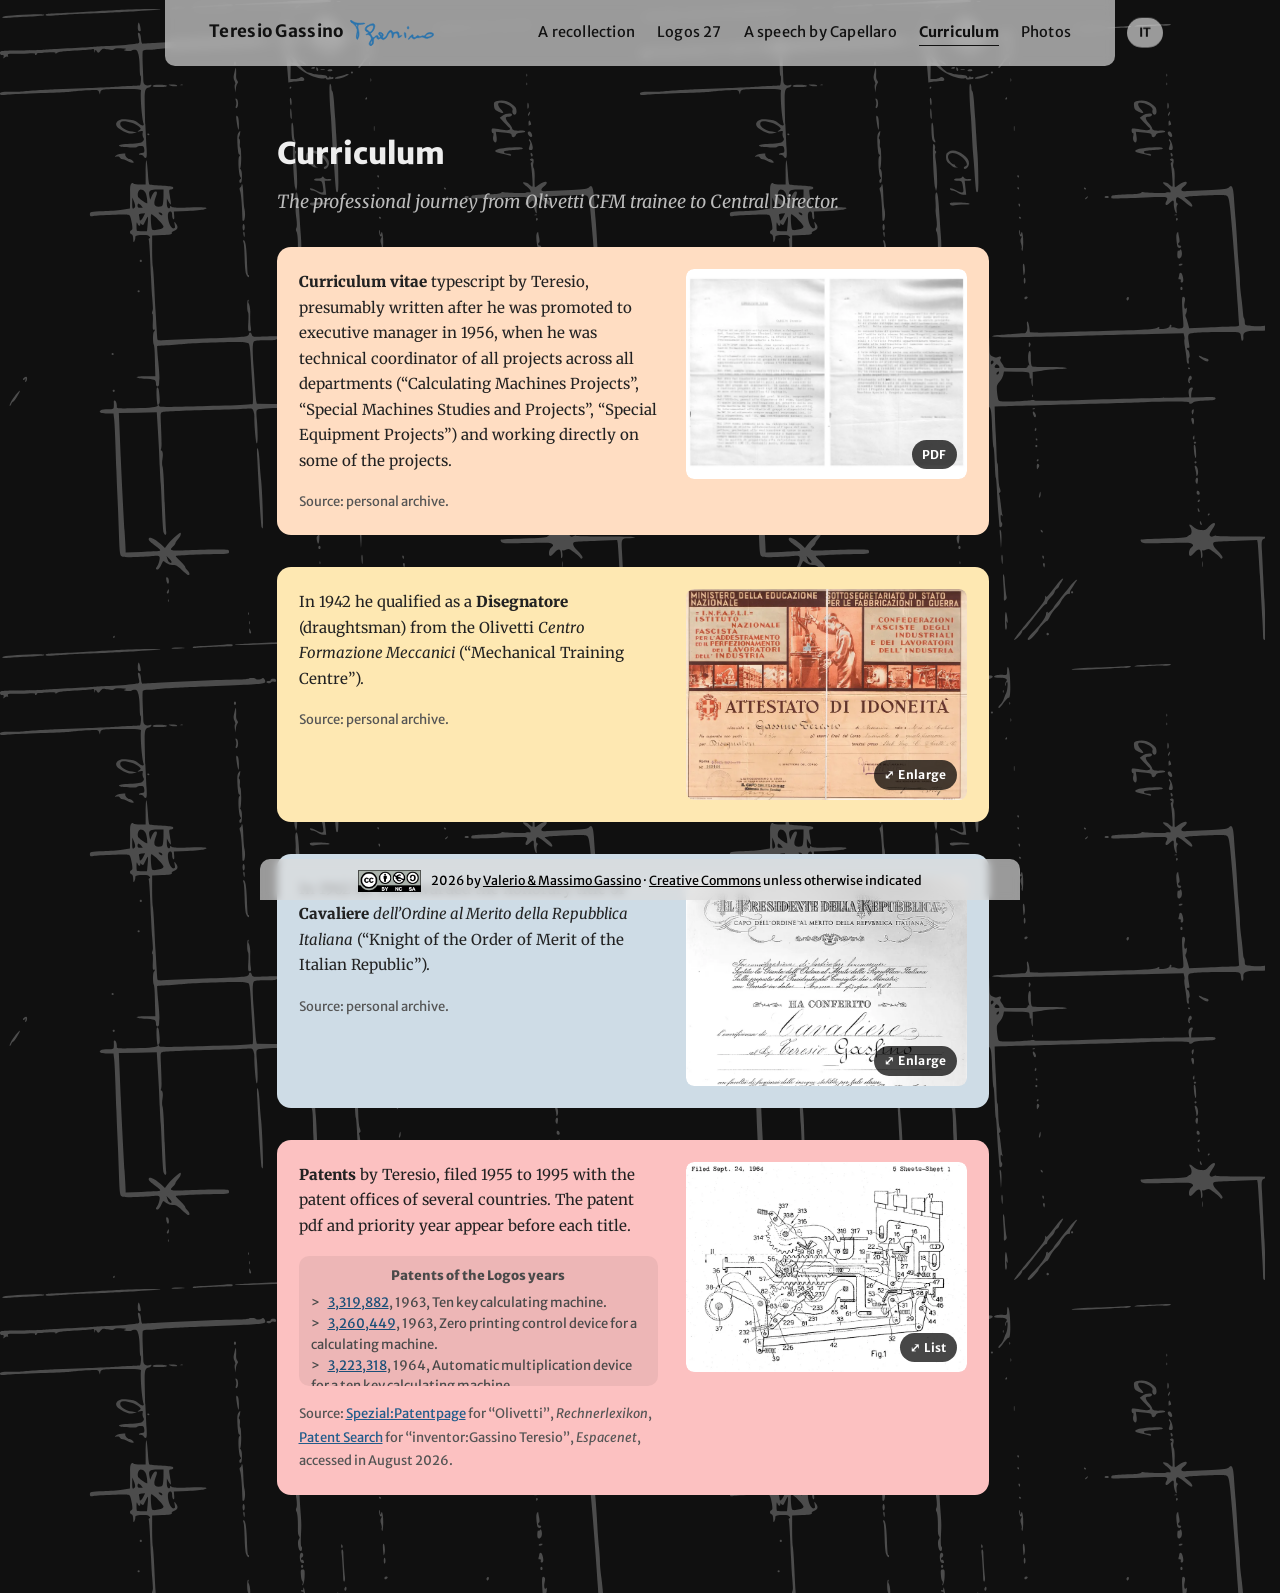
<file: en/curriculum.html>
<!DOCTYPE html>
<html lang="en" class="no-js">
<head>
<meta charset="UTF-8">
<script>document.documentElement.classList.replace('no-js','js'); if ('scrollRestoration' in history) { history.scrollRestoration = 'manual'; var twS = history.state || {}; if (!twS.twKey) { twS.twKey = 'k' + Date.now().toString(36) + Math.random().toString(36).slice(2, 8); try { history.replaceState(twS, ''); } catch (e) {} } } addEventListener('load', function () { if (!window.__animsReady) { document.documentElement.classList.replace('js', 'no-js'); if ('scrollRestoration' in history) history.scrollRestoration = 'auto'; document.documentElement.classList.add('scroll-smooth'); } });</script>
<meta name="viewport" content="width=device-width, initial-scale=1.0, viewport-fit=cover">
<meta name="referrer" content="strict-origin-when-cross-origin">
<meta name="theme-color" content="#101010">
<title>Teresio Gassino — Curriculum</title>
<meta name="description" content="The professional curriculum of Teresio Gassino, Olivetti mechanical designer.">
<link rel="preload" href="/fonts/merriweather-400-normal.woff2" as="font" type="font/woff2" crossorigin>
<link rel="preload" href="/fonts/merriweather-sans-400-normal.woff2" as="font" type="font/woff2" crossorigin>
<link rel="stylesheet" href="/css/style.css">
<link rel="icon" href="/sfondi/favicon.svg" type="image/svg+xml">
<link rel="icon" href="/sfondi/favicon-32.png" sizes="32x32" type="image/png">
<link rel="apple-touch-icon" href="/sfondi/apple-touch-icon.png">
<link rel="canonical" href="https://teresioweb.github.io/en/curriculum.html">
<link rel="alternate" hreflang="it" href="https://teresioweb.github.io/curriculum.html">
<link rel="alternate" hreflang="en" href="https://teresioweb.github.io/en/curriculum.html">
<link rel="alternate" hreflang="x-default" href="https://teresioweb.github.io/curriculum.html">
<meta property="og:type" content="website">
<meta property="og:site_name" content="Teresio Gassino">
<meta property="og:title" content="Teresio Gassino — Curriculum">
<meta property="og:description" content="The professional curriculum of Teresio Gassino, Olivetti mechanical designer.">
<meta property="og:url" content="https://teresioweb.github.io/en/curriculum.html">
<meta property="og:image" content="https://teresioweb.github.io/images/curriculum-fronte.webp">
<meta property="og:image:width" content="1200">
<meta property="og:image:height" content="849">
<meta property="og:image:alt" content="Teresio Gassino’s curriculum vitae">
<meta property="og:locale" content="en_GB">
<meta name="twitter:card" content="summary_large_image">
<meta name="twitter:title" content="Teresio Gassino — Curriculum">
<meta name="twitter:description" content="The professional curriculum of Teresio Gassino, Olivetti mechanical designer.">
<meta name="twitter:image" content="https://teresioweb.github.io/images/curriculum-fronte.webp">
<meta name="twitter:image:alt" content="Teresio Gassino’s curriculum vitae">
<script type="application/ld+json">
{
  "@context": "https://schema.org",
  "@graph": [
    {
      "@type": "CollectionPage",
      "@id": "https://teresioweb.github.io/en/curriculum.html#page",
      "url": "https://teresioweb.github.io/en/curriculum.html",
      "name": "Curriculum",
      "inLanguage": "en",
      "isPartOf": {
        "@id": "https://teresioweb.github.io/en/#website"
      },
      "about": {
        "@id": "https://teresioweb.github.io/#teresio"
      },
      "hasPart": [
        {
          "@type": "CreativeWork",
          "name": "Curriculum vitae",
          "about": {
            "@id": "https://teresioweb.github.io/#teresio"
          }
        },
        {
          "@type": "CreativeWork",
          "name": "Olivetti Mechanical Training Centre diploma",
          "datePublished": "1942",
          "about": {
            "@id": "https://teresioweb.github.io/#teresio"
          }
        },
        {
          "@type": "CreativeWork",
          "name": "Knight of the Order of Merit of the Italian Republic",
          "datePublished": "1962",
          "about": {
            "@id": "https://teresioweb.github.io/#teresio"
          }
        },
        {
          "@type": "CreativeWork",
          "additionalType": "https://schema.org/CreativeWork",
          "name": "US Patent 3,084,855 — Ten-key adding machine for non-uniform decimal denominations",
          "datePublished": "1962",
          "creator": {
            "@id": "https://teresioweb.github.io/#teresio"
          }
        },
        {
          "@type": "CreativeWork",
          "additionalType": "https://schema.org/CreativeWork",
          "name": "US Patent 3,121,487 — Paper carriage control mechanism for accounting machines",
          "datePublished": "1964",
          "creator": {
            "@id": "https://teresioweb.github.io/#teresio"
          }
        },
        {
          "@type": "CreativeWork",
          "additionalType": "https://schema.org/CreativeWork",
          "name": "US Patent 3,139,520 — Perforated record card reading apparatus",
          "datePublished": "1964",
          "creator": {
            "@id": "https://teresioweb.github.io/#teresio"
          }
        },
        {
          "@type": "CreativeWork",
          "additionalType": "https://schema.org/CreativeWork",
          "name": "US Patent 3,223,318 — Automatic multiplication device for a ten key calculating machine",
          "datePublished": "1965",
          "creator": {
            "@id": "https://teresioweb.github.io/#teresio"
          }
        },
        {
          "@type": "CreativeWork",
          "additionalType": "https://schema.org/CreativeWork",
          "name": "US Patent 3,260,449 — Zero printing control device for a calculating machine",
          "datePublished": "1966",
          "creator": {
            "@id": "https://teresioweb.github.io/#teresio"
          }
        },
        {
          "@type": "CreativeWork",
          "additionalType": "https://schema.org/CreativeWork",
          "name": "US Patent 3,319,882 — Ten key calculating machine",
          "datePublished": "1967",
          "creator": {
            "@id": "https://teresioweb.github.io/#teresio"
          }
        },
        {
          "@type": "CreativeWork",
          "additionalType": "https://schema.org/CreativeWork",
          "name": "US Patent 3,331,556 — Power driving device for a calculating machine",
          "datePublished": "1967",
          "creator": {
            "@id": "https://teresioweb.github.io/#teresio"
          }
        },
        {
          "@type": "CreativeWork",
          "additionalType": "https://schema.org/CreativeWork",
          "name": "US Patent 3,363,837 — Mechanical storing device for storing information coded according to a binary code",
          "datePublished": "1968",
          "creator": {
            "@id": "https://teresioweb.github.io/#teresio"
          }
        },
        {
          "@type": "CreativeWork",
          "additionalType": "https://schema.org/CreativeWork",
          "name": "US Patent 3,370,788 — Program control device for a calculating or like machine",
          "datePublished": "1968",
          "creator": {
            "@id": "https://teresioweb.github.io/#teresio"
          }
        },
        {
          "@type": "CreativeWork",
          "additionalType": "https://schema.org/CreativeWork",
          "name": "US Patent 3,390,929 — Soundproof cover for an office machine",
          "datePublished": "1968",
          "creator": {
            "@id": "https://teresioweb.github.io/#teresio"
          }
        },
        {
          "@type": "CreativeWork",
          "additionalType": "https://schema.org/CreativeWork",
          "name": "US Patent 3,423,018 — Ten key calculating machine adapted to effect multiplications as well as divisions",
          "datePublished": "1969",
          "creator": {
            "@id": "https://teresioweb.github.io/#teresio"
          }
        },
        {
          "@type": "CreativeWork",
          "additionalType": "https://schema.org/CreativeWork",
          "name": "US Patent 3,451,616 — Automatic shortcut multiplication device for a calculating machine",
          "datePublished": "1969",
          "creator": {
            "@id": "https://teresioweb.github.io/#teresio"
          }
        },
        {
          "@type": "CreativeWork",
          "additionalType": "https://schema.org/CreativeWork",
          "name": "US Patent 3,549,087 — Ten key calculating machine",
          "datePublished": "1970",
          "creator": {
            "@id": "https://teresioweb.github.io/#teresio"
          }
        },
        {
          "@type": "CreativeWork",
          "additionalType": "https://schema.org/CreativeWork",
          "name": "US Patent 3,692,167 — Key for the keyboards of electric-input office machines",
          "datePublished": "1972",
          "creator": {
            "@id": "https://teresioweb.github.io/#teresio"
          }
        },
        {
          "@type": "CreativeWork",
          "additionalType": "https://schema.org/CreativeWork",
          "name": "US Patent 2,875,882 — Carriage feed mechanism for combined typewriting and computing machines",
          "datePublished": "1959",
          "creator": {
            "@id": "https://teresioweb.github.io/#teresio"
          }
        },
        {
          "@type": "CreativeWork",
          "additionalType": "https://schema.org/CreativeWork",
          "name": "US Patent 2,952,406 — Short-cut multiplication mechanisms for calculating machines",
          "datePublished": "1960",
          "creator": {
            "@id": "https://teresioweb.github.io/#teresio"
          }
        },
        {
          "@type": "CreativeWork",
          "additionalType": "https://schema.org/CreativeWork",
          "name": "US Patent 2,982,469 — Adding machine for non-uniform decimal denominations",
          "datePublished": "1961",
          "creator": {
            "@id": "https://teresioweb.github.io/#teresio"
          }
        },
        {
          "@type": "CreativeWork",
          "additionalType": "https://schema.org/CreativeWork",
          "name": "US Patent 2,992,773 — Multiplication mechanism for adding machines",
          "datePublished": "1961",
          "creator": {
            "@id": "https://teresioweb.github.io/#teresio"
          }
        },
        {
          "@type": "CreativeWork",
          "additionalType": "https://schema.org/CreativeWork",
          "name": "US Patent 3,005,585 — Short-cut multiplication mechanism for ten-key calculating machines",
          "datePublished": "1961",
          "creator": {
            "@id": "https://teresioweb.github.io/#teresio"
          }
        },
        {
          "@type": "CreativeWork",
          "additionalType": "https://schema.org/CreativeWork",
          "name": "US Patent 3,006,540 — Program control device for accounting machines having a traveling paper carriage",
          "datePublished": "1961",
          "creator": {
            "@id": "https://teresioweb.github.io/#teresio"
          }
        },
        {
          "@type": "CreativeWork",
          "additionalType": "https://schema.org/CreativeWork",
          "name": "US Patent 3,040,977 — Function control mechanism for manual adding machines",
          "datePublished": "1962",
          "creator": {
            "@id": "https://teresioweb.github.io/#teresio"
          }
        },
        {
          "@type": "CreativeWork",
          "additionalType": "https://schema.org/CreativeWork",
          "name": "US Patent 2,986,255 — Punching apparatus for printing mechanisms",
          "datePublished": "1961",
          "creator": {
            "@id": "https://teresioweb.github.io/#teresio"
          }
        },
        {
          "@type": "CreativeWork",
          "additionalType": "https://schema.org/CreativeWork",
          "name": "US Patent 3,006,537 — Tape punching apparatus for accounting machines and the like",
          "datePublished": "1961",
          "creator": {
            "@id": "https://teresioweb.github.io/#teresio"
          }
        },
        {
          "@type": "CreativeWork",
          "additionalType": "https://schema.org/CreativeWork",
          "name": "US Patent 3,171,594 — Amount checking device for adding, calculating, accounting and similar machines",
          "datePublished": "1965",
          "creator": {
            "@id": "https://teresioweb.github.io/#teresio"
          }
        },
        {
          "@type": "CreativeWork",
          "additionalType": "https://schema.org/CreativeWork",
          "name": "US Patent 3,259,058 — Printing device for adding or like machine",
          "datePublished": "1966",
          "creator": {
            "@id": "https://teresioweb.github.io/#teresio"
          }
        },
        {
          "@type": "CreativeWork",
          "additionalType": "https://schema.org/CreativeWork",
          "name": "US Patent 3,260,128 — One cycle drive mechanism for selectively rotating a member of a business machine",
          "datePublished": "1966",
          "creator": {
            "@id": "https://teresioweb.github.io/#teresio"
          }
        },
        {
          "@type": "CreativeWork",
          "additionalType": "https://schema.org/CreativeWork",
          "name": "US Patent 3,306,417 — Keyboard mechanism for generating code with selectable code member sets",
          "datePublished": "1967",
          "creator": {
            "@id": "https://teresioweb.github.io/#teresio"
          }
        },
        {
          "@type": "CreativeWork",
          "additionalType": "https://schema.org/CreativeWork",
          "name": "US Patent 3,312,393 — Storing device for a calculating or like machine",
          "datePublished": "1967",
          "creator": {
            "@id": "https://teresioweb.github.io/#teresio"
          }
        },
        {
          "@type": "CreativeWork",
          "additionalType": "https://schema.org/CreativeWork",
          "name": "US Patent 3,358,917 — Total taking device for a printing calculating or like machine",
          "datePublished": "1967",
          "creator": {
            "@id": "https://teresioweb.github.io/#teresio"
          }
        },
        {
          "@type": "CreativeWork",
          "additionalType": "https://schema.org/CreativeWork",
          "name": "US Patent 3,358,918 — Paper feed mechanism for a printing calculating or like machine",
          "datePublished": "1967",
          "creator": {
            "@id": "https://teresioweb.github.io/#teresio"
          }
        },
        {
          "@type": "CreativeWork",
          "additionalType": "https://schema.org/CreativeWork",
          "name": "US Patent 3,397,837 — Printing calculating machine having a transversely movable register",
          "datePublished": "1968",
          "creator": {
            "@id": "https://teresioweb.github.io/#teresio"
          }
        },
        {
          "@type": "CreativeWork",
          "additionalType": "https://schema.org/CreativeWork",
          "name": "US Patent 3,404,765 — Printing device with selecting mechanism employing a group of eccentrics",
          "datePublished": "1968",
          "creator": {
            "@id": "https://teresioweb.github.io/#teresio"
          }
        },
        {
          "@type": "CreativeWork",
          "additionalType": "https://schema.org/CreativeWork",
          "name": "US Patent 3,448,844 — Device for transversely displacing a typecarrier carriage including a folding rack",
          "datePublished": "1969",
          "creator": {
            "@id": "https://teresioweb.github.io/#teresio"
          }
        },
        {
          "@type": "CreativeWork",
          "additionalType": "https://schema.org/CreativeWork",
          "name": "US Patent 3,702,001 — Method of electrosensitive printing or recording and apparatus therefor",
          "datePublished": "1972",
          "creator": {
            "@id": "https://teresioweb.github.io/#teresio"
          }
        },
        {
          "@type": "CreativeWork",
          "additionalType": "https://schema.org/CreativeWork",
          "name": "DE Gebrauchsmuster 7,014,884 — Tafel mit Reihen von verstellbaren Stiften als Spielzeug und didaktisches Hilfsmittel zur Bildung von Grafiken und für ähnliche Anwendungsfälle",
          "datePublished": "1970",
          "creator": {
            "@id": "https://teresioweb.github.io/#teresio"
          }
        },
        {
          "@type": "CreativeWork",
          "additionalType": "https://schema.org/CreativeWork",
          "name": "DE Offenlegungsschrift 2,036,218 — Kodezeichenlesesystem",
          "datePublished": "1971",
          "creator": {
            "@id": "https://teresioweb.github.io/#teresio"
          }
        },
        {
          "@type": "CreativeWork",
          "additionalType": "https://schema.org/CreativeWork",
          "name": "US Patent 3,924,105 — Device for optically reading coded identity cards and the like",
          "datePublished": "1975",
          "creator": {
            "@id": "https://teresioweb.github.io/#teresio"
          }
        },
        {
          "@type": "CreativeWork",
          "additionalType": "https://schema.org/CreativeWork",
          "name": "IT Patent 1,038,503 — Dispositivo di comando per i triangoli di discesa di una macchina rettilinea per maglieria",
          "datePublished": "1979",
          "creator": {
            "@id": "https://teresioweb.github.io/#teresio"
          }
        },
        {
          "@type": "CreativeWork",
          "additionalType": "https://schema.org/CreativeWork",
          "name": "IT Patent 1,121,405 — Macchina obliteratrice per tessera a punti, nonché tessera a punti utilizzabile",
          "datePublished": "1981",
          "creator": {
            "@id": "https://teresioweb.github.io/#teresio"
          }
        },
        {
          "@type": "CreativeWork",
          "additionalType": "https://schema.org/CreativeWork",
          "name": "IT Patent 1,060,649 — Dispositivo a comando multiplo per l’azionamento di triangoli di una macchina rettilinea per maglieria",
          "datePublished": "1982",
          "creator": {
            "@id": "https://teresioweb.github.io/#teresio"
          }
        },
        {
          "@type": "CreativeWork",
          "additionalType": "https://schema.org/CreativeWork",
          "name": "IT Patent 1,280,321 — Testina magnetica e dispositivo che la contiene",
          "datePublished": "1998",
          "creator": {
            "@id": "https://teresioweb.github.io/#teresio"
          }
        }
      ]
    }
  ]
}
</script>
</head>
<body class="page-curriculum">
<a href="#main" class="skip-link">Skip to content</a>
<header class="site-nav">
  <div class="nav-inner">
    <a href="/en/" class="brand"><span class="brand-text">Teresio Gassino</span> <img src="/sfondi/firma.svg" alt="" class="brand-signature"></a>
    <button type="button" class="menu-toggle" aria-controls="nav-links" aria-label="Menu" aria-expanded="false">
      <span aria-hidden="true"></span><span aria-hidden="true"></span><span aria-hidden="true"></span>
    </button>
    <nav class="nav-links" id="nav-links">
    <a href="/en/home.html">A recollection</a>
    <a href="/en/logos.html">Logos 27</a>
    <a href="/en/discorso.html">A speech by Capellaro</a>
    <a href="/en/curriculum.html" class="active" aria-current="page">Curriculum</a>
    <a href="/en/galleria.html">Photos</a>
    <a href="/curriculum.html" class="lang-link" hreflang="it" lang="it" aria-label="IT &ndash; Versione italiana"><img src="/sfondi/flag-it.svg" alt="" class="lang-flag-icon"><span>IT</span></a>
  </nav>
  </div>
  <a href="/curriculum.html" class="lang-link-desktop" hreflang="it" lang="it" aria-label="IT &ndash; Versione italiana">IT</a>
</header>

<main id="main" tabindex="-1">
  <h1>Curriculum</h1>
  <p class="page-subtitle">The professional journey from Olivetti CFM trainee to Central Director.</p>

  <figure class="reveal-img side from-right align-top color-band" style="--band-color:#FFDDC2;">
    <div class="side-row">
      <a href="/pdf/Curriculum.pdf" target="_blank" rel="noopener">
      <img src="/images/curriculum-fronte.webp" width="1200" height="849" alt="Two-page scan of the curriculum vitae">
      <span class="img-badge">PDF</span>
    </a>
      <figcaption>
      <h2 class="visually-hidden">Curriculum vitae</h2>
      <p><strong>Curriculum vitae</strong> typescript by Teresio, presumably written after he was promoted to executive manager in 1956, when he was technical coordinator of all projects across all departments (&ldquo;Calculating Machines Projects&rdquo;, &ldquo;Special Machines Studies and Projects&rdquo;, &ldquo;Special Equipment Projects&rdquo;) and working directly on some of the projects.</p>
      <p class="fonte">Source: personal archive.</p>
    </figcaption>
    </div>
  </figure>

  <figure class="reveal-img side from-right align-top color-band" style="--band-color:#FEE8B2;">
    <div class="side-row">
      <a href="/images/diploma-cfm-full.webp" target="_blank" rel="noopener" class="doc-viewer-trigger" data-doc-src="/images/diploma-cfm-full.webp" data-doc-alt="Scan of the CFM qualification certificate for Draughtsmen" data-doc-fit="height" data-text-target="text-diploma-cfm">
      <img src="/images/diploma-cfm.webp" width="800" height="565" alt="Scan of the CFM qualification certificate for Draughtsmen">
      <span class="img-badge"><span aria-hidden="true">&#10530;</span> Enlarge</span>
    </a>
      <figcaption>
      <h2 class="visually-hidden">Mechanical Training Centre diploma</h2>
      <p>In 1942 he qualified as a <strong lang="it">Disegnatore</strong> (draughtsman) from the Olivetti <em lang="it">Centro Formazione Meccanici</em> (&ldquo;Mechanical Training Centre&rdquo;).</p>
      <p class="fonte">Source: personal archive.</p>
    </figcaption>
    </div>
  </figure>

  <figure class="reveal-img side from-right align-top crop-top color-band" style="--band-color:#CEDCE6;">
    <div class="side-row">
      <a href="/images/teresio-cavaliere-full.webp" target="_blank" rel="noopener" class="doc-viewer-trigger" data-doc-src="/images/teresio-cavaliere-full.webp" data-doc-alt="Diploma of the Cavaliere honour" data-doc-fit="height" data-text-target="text-teresio-cavaliere">
      <img src="/images/teresio-cavaliere.webp" width="800" height="1090" alt="Diploma of the Cavaliere honour">
      <span class="img-badge"><span aria-hidden="true">&#10530;</span> Enlarge</span>
    </a>
      <figcaption>
      <h2 class="visually-hidden">Order of Merit knighthood</h2>
      <p>In 1962 he was awarded the honorary title of <strong lang="it">Cavaliere</strong> <em lang="it">dell&rsquo;Ordine al Merito della Repubblica Italiana</em> (&ldquo;Knight of the Order of Merit of the Italian Republic&rdquo;).</p>
      <p class="fonte">Source: personal archive.</p>
    </figcaption>
    </div>
  </figure>

  <figure class="reveal-img side from-right align-top color-band" style="--band-color:#FCC1C1;">
    <div class="side-row">
      <button type="button" class="doc-viewer-trigger patent-rotator" aria-label="List of all patents" data-text-target="text-brevetti-completi" data-doc-label="Complete list of patents">
        <span class="patent-rotator-frames">
          <img src="/images/brevetto.webp" width="800" height="615" alt="Patent drawing of a mechanical calculator" class="patent-frame is-current">
          <img src="[data-uri]" data-frame-src="/images/brevetto-2.webp" width="800" height="615" alt="" class="patent-frame">
          <img src="[data-uri]" data-frame-src="/images/brevetto-3.webp" width="800" height="615" alt="" class="patent-frame">
        </span>
        <span class="img-badge"><span aria-hidden="true">&#10530;</span> List</span>
      </button>
      <figcaption>
      <h2 class="visually-hidden">Patents</h2>
      <p><strong>Patents</strong> by Teresio, filed 1955 to 1995 with the patent offices of several countries. The patent pdf and priority year appear before each title.</p>
      <div class="text-window">
        <p class="doc-list-intro"><strong>Patents of the Logos years</strong></p>
        <ul class="doc-list">
          <li><a href="/brevetti/US-3319882.pdf" target="_blank" rel="noopener">3,319,882</a>, 1963, Ten key calculating machine.</li>
          <li><a href="/brevetti/US-3260449.pdf" target="_blank" rel="noopener">3,260,449</a>, 1963, Zero printing control device for a calculating machine.</li>
          <li><a href="/brevetti/US3223318A.pdf" target="_blank" rel="noopener">3,223,318</a>, 1964, Automatic multiplication device for a ten key calculating machine.</li>
          <li><a href="/brevetti/US-3331556.pdf" target="_blank" rel="noopener">3,331,556</a>, 1964, Power driving device for a calculating machine.</li>
          <li><a href="/brevetti/US-3370788.pdf" target="_blank" rel="noopener">3,370,788</a>, 1965, Program control device for a calculating or like machine.</li>
          <li><a href="/brevetti/US-3423018.pdf" target="_blank" rel="noopener">3,423,018</a>, 1965, Ten key calculating machine adapted to effect multiplications as well as divisions.</li>
          <li><a href="/brevetti/US-3451616.pdf" target="_blank" rel="noopener">3,451,616</a>, 1965, Automatic shortcut multiplication device for a calculating machine.</li>
          <li><a href="/brevetti/US3363837A.pdf" target="_blank" rel="noopener">3,363,837</a>, 1966, Mechanical storing device for storing information coded according to a binary code (the <strong>mechanical bit</strong>).</li>
        </ul>
        <p class="doc-list-expand"><button type="button" class="doc-viewer-trigger doc-list-expand-btn" data-text-target="text-brevetti-completi" data-doc-label="Complete list of patents">Expand the list</button></p>
      </div>
    </figcaption>
    </div>
    <div class="side-row fonte-row">
      <span class="side-row-spacer"></span>
      <p class="fonte">Source: <a href="https://rechnerlexikon.de/en/artikel/Spezial:Patentpage&amp;details=Olivetti" target="_blank" rel="noopener">Spezial:Patentpage</a> for &ldquo;Olivetti&rdquo;, <em>Rechnerlexikon</em>, <a href="https://worldwide.espacenet.com/searchResults?submitted=true&amp;locale=en_EP&amp;IN=Gassino+Teresio" target="_blank" rel="noopener">Patent Search</a> for &ldquo;inventor:Gassino Teresio&rdquo;, <em>Espacenet</em>, accessed in August 2026.</p>
    </div>
  </figure>
</main>

<!-- document viewer: shared dialog for every .doc-viewer-trigger on
     this page (see initDocViewer() in animations.js). -->
<dialog class="doc-viewer-overlay" aria-label="Enlarged document">
  <div class="doc-viewer-bar">
    <button type="button" class="doc-viewer-toggle" aria-pressed="false" hidden>Text version</button>
    <button type="button" class="doc-viewer-close" aria-label="Close">&times;</button>
  </div>
  <div class="doc-viewer-scroll" tabindex="0" role="region" aria-label="Document">
    <img src="[data-uri]" alt="">
  </div>
  <div class="doc-viewer-text" tabindex="0" role="region" aria-label="Transcript" hidden></div>
</dialog>

<!-- transcripts, inert until initDocViewer() clones one into
     .doc-viewer-text on open. Translated from the Italian transcripts
     of the source documents (images/diploma-cfm-full.webp,
     images/teresio-cavaliere-full.webp) — see each figure's own
     "Source" line above. Institutional/form language translated for
     readability; personal names, place names, and the "Cavaliere"
     title itself left as in the original. .fill spans mark text that
     was handwritten onto a blank line on the printed form, as opposed
     to the form's own printed copy. -->
<template id="text-diploma-cfm">
  <div class="doc-viewer-text-inner">
    <p class="doc-viewer-text-meta">Transcription of the document. Text translated from the original Italian.</p>

    <div class="doc-viewer-form-columns">
      <div>MINISTRY OF NATIONAL EDUCATION</div>
      <div>UNDERSECRETARIAT OF STATE FOR WAR PRODUCTION</div>
    </div>
    <div class="doc-viewer-form-columns">
      <div>= I.N.F.A.P.L.I. = NATIONAL FASCIST INSTITUTE FOR THE TRAINING AND ADVANCEMENT OF INDUSTRIAL WORKERS</div>
      <div>FASCIST CONFEDERATIONS OF INDUSTRIALISTS AND INDUSTRIAL WORKERS</div>
    </div>

    <p class="doc-viewer-text-meta">9 images, one larger central one among them, depicting industrial scenes and works.</p>

    <p class="doc-viewer-form-title align-center">CERTIFICATE OF QUALIFICATION</p>

    <p class="align-center">issued to <span class="fill">Gassino Teresio</span>, son of <span class="fill">Giovanni</span>, born in <span class="fill">Ar&egrave; di Caluso</span></p>
    <p>Passed with a score of <span class="fill">8&frac12;/10</span> the final examinations of the <span class="fill">three-year</span> <span class="fill">qualification</span> course</p>
    <p>for <span class="fill">Draughtsmen</span>, held at <span class="fill">Stab. Ing. C. Olivetti e C.</span> <span class="fill">S. A. Ivrea</span></p>
    <p>Rome, <span class="fill">25 NOV 1942 Anno XXI</span></p>
    <p>No. <span class="fill">169464</span></p>

    <div class="doc-viewer-form-columns doc-viewer-form-columns--left">
      <div>THE COURSE DIRECTOR</div>
      <div>THE PRESIDENT OF I.N.F.A.P.L.I.<br><span class="fill">signature</span></div>
    </div>

    <div class="doc-viewer-form-columns doc-viewer-form-columns--left">
      <div>THE UNDERSECRETARY OF STATE<br>FOR WAR PRODUCTION<br>THE HEAD OF DELEGATION <em>(stamp)</em><br>(Colonel Bozino Osvaldo) <em>(stamp)</em><br><span class="fill">signature</span></div>
      <div>THE MINISTER<br>OF NATIONAL EDUCATION<br><span class="fill">G. Bottai (signature)</span></div>
    </div>
  </div>
</template>

<template id="text-teresio-cavaliere">
  <div class="doc-viewer-text-inner">
    <p class="doc-viewer-text-meta">Transcription of the document. Text translated from the original Italian.</p>

    <p class="center-line">THE PRESIDENT OF THE REPUBLIC</p>
    <p class="center-line">HEAD OF THE ORDER &ldquo;OF MERIT OF THE ITALIAN REPUBLIC&bdquo;</p>

    <p>In <span class="fill">consideration of particular merits</span><br>
    Having heard the Council of the Order of Merit of the Italian Republic<br>
    On the proposal of the President of the Council of Ministers;<br>
    by Decree dated <span class="fill">Rome, 2 June 1962</span></p>

    <p class="center-line">HAS CONFERRED</p>

    <p class="align-center">the honour of <span class="fill">Cavaliere</span><br>
    <span class="fill">to Mr. Teresio Gassino</span></p>

    <p>with the right to bear the insignia established for that class.<br>
    The Chancellor of the Order of Merit of the Italian Republic is charged with the execution of this Decree, which shall be recorded at the Chancellery of the Order itself.</p>

    <p class="align-center">SIGNED <span class="fill">Segni</span> COUNTERSIGNED <span class="fill">Fanfani</span></p>

    <p>The Chancellor of the Order declares that, in execution of the Presidential provisions,<br>
    <span class="fill">Mr. Teresio Gassino</span><br>
    has been entered in the Register <span class="fill">of Cavv. (Naz.)</span> at No. <span class="fill">121898, 1st Series</span></p>

    <p class="center-line">THE CHANCELLOR OF THE ORDER</p>
    <p class="align-center"><em>signature</em></p>
    <p class="align-center">THE HEAD OF OFFICE OF THE CHANCELLERY</p>
    <p class="align-center"><em>signature</em></p>
  </div>
</template>

<div id="text-brevetti-completi" class="doc-list-full" hidden>
  <div class="doc-viewer-text-inner">
    <p class="doc-viewer-text-meta">Teresio&rsquo;s patents. The patent pdf and priority year appear before each title. Where a patent family extends across several countries, the United States, Italian or German document is used, with the code of other jurisdictions given in brackets where this was not immediately clear from the databases consulted.</p>
    <ul class="doc-list">
        <li><a href="/brevetti/US3121487A.pdf" target="_blank" rel="noopener">3,121,487</a>, 1960, Paper carriage control mechanism for accounting machines (CH385529).</li>
        <li><a href="/brevetti/US3084855A.pdf" target="_blank" rel="noopener">3,084,855</a>, 1961, Ten-key adding machine for non-uniform decimal denominations.</li>
        <li><a href="/brevetti/US3139520A.pdf" target="_blank" rel="noopener">3,139,520</a>, 1961, Perforated record card reading apparatus.</li>
        <li><a href="/brevetti/US-3319882.pdf" target="_blank" rel="noopener">3,319,882</a>, 1963, Ten key calculating machine.</li>
        <li><a href="/brevetti/US-3260449.pdf" target="_blank" rel="noopener">3,260,449</a>, 1963, Zero printing control device for a calculating machine.</li>
        <li><a href="/brevetti/US3223318A.pdf" target="_blank" rel="noopener">3,223,318</a>, 1964, Automatic multiplication device for a ten key calculating machine (CH404247).</li>
        <li><a href="/brevetti/US-3331556.pdf" target="_blank" rel="noopener">3,331,556</a>, 1964, Power driving device for a calculating machine (CH434820).</li>
        <li><a href="/brevetti/US-3370788.pdf" target="_blank" rel="noopener">3,370,788</a>, 1965, Program control device for a calculating or like machine.</li>
        <li><a href="/brevetti/US-3423018.pdf" target="_blank" rel="noopener">3,423,018</a>, 1965, Ten key calculating machine adapted to effect multiplications as well as divisions.</li>
        <li><a href="/brevetti/US-3451616.pdf" target="_blank" rel="noopener">3,451,616</a>, 1965, Automatic shortcut multiplication device for a calculating machine.</li>
        <li><a href="/brevetti/US3363837A.pdf" target="_blank" rel="noopener">3,363,837</a>, 1966, Mechanical storing device for storing information coded according to a binary code (the <strong>mechanical bit</strong>).</li>
        <li><a href="/brevetti/US3390929A.pdf" target="_blank" rel="noopener">3,390,929</a>, 1966, Soundproof cover for an office machine.</li>
        <li><a href="/brevetti/US3549087A.pdf" target="_blank" rel="noopener">3,549,087</a>, 1967, Ten key calculating machine (CA860776).</li>
        <li><a href="/brevetti/US3692167A.pdf" target="_blank" rel="noopener">3,692,167</a>, 1969, Key for the keyboards of electric-input office machines.</li>
      </ul>
      <h3 class="doc-list-heading">Filed with Natale Capellaro</h3>
      <ul class="doc-list">
        <li><a href="/brevetti/US3005585A.pdf" target="_blank" rel="noopener">3,005,585</a>, 1955, Short-cut multiplication mechanism for ten-key calculating machines (CH340647, SE195739).</li>
        <li><a href="/brevetti/US2875882A.pdf" target="_blank" rel="noopener">2,875,882</a>, 1957, Carriage feed mechanism for combined typewriting and computing machines.</li>
        <li><a href="/brevetti/US2982469A.pdf" target="_blank" rel="noopener">2,982,469</a>, 1957, Adding machine for non-uniform decimal denominations.</li>
        <li><a href="/brevetti/US2952406A.pdf" target="_blank" rel="noopener">2,952,406</a>, 1957, Short-cut multiplication mechanisms for calculating machines (CH346049).</li>
        <li><a href="/brevetti/US2992773A.pdf" target="_blank" rel="noopener">2,992,773</a>, 1958, Multiplication mechanism for adding machines (CH373201).</li>
        <li><a href="/brevetti/US3006540A.pdf" target="_blank" rel="noopener">3,006,540</a>, 1958, Program control device for accounting machines having a traveling paper carriage (CH370806).</li>
        <li><a href="/brevetti/US3040977A.pdf" target="_blank" rel="noopener">3,040,977</a>, 1959, Function control mechanism for manual adding machines (CH388665).</li>
      </ul>
      <h3 class="doc-list-heading">With other co-inventors</h3>
      <ul class="doc-list">
        <li><a href="/brevetti/US3006537A.pdf" target="_blank" rel="noopener">3,006,537</a>, 1957, Tape punching apparatus for accounting machines and the like (with G. Lanza).</li>
        <li><a href="/brevetti/US2986255A.pdf" target="_blank" rel="noopener">2,986,255</a>, 1958, Punching apparatus for printing mechanisms (with G. Lanza).</li>
        <li><a href="/brevetti/US3171594A.pdf" target="_blank" rel="noopener">3,171,594</a>, 1961, Amount checking device for adding, calculating, accounting and similar machines (with N. Giolitti).</li>
        <li><a href="/brevetti/US3260128A.pdf" target="_blank" rel="noopener">3,260,128</a>, 1963, One cycle drive mechanism for selectively rotating a member of a business machine (with N. Giolitti).</li>
        <li><a href="/brevetti/US3259058A.pdf" target="_blank" rel="noopener">3,259,058</a>, 1963, Printing device for adding or like machine (with L. Rattin).</li>
        <li><a href="/brevetti/US3306417A.pdf" target="_blank" rel="noopener">3,306,417</a>, 1964, Keyboard mechanism for generating code with selectable code member sets (with I. Bovio).</li>
        <li><a href="/brevetti/US3312393A.pdf" target="_blank" rel="noopener">3,312,393</a>, 1964, Storing device for a calculating or like machine (with M. Bovio) (CH443727, SE326849).</li>
        <li><a href="/brevetti/US3358917A.pdf" target="_blank" rel="noopener">3,358,917</a>, 1965, Total taking device for a printing calculating or like machine (with M. Bovio) (CH440769).</li>
        <li><a href="/brevetti/US3358918A.pdf" target="_blank" rel="noopener">3,358,918</a>, 1965, Paper feed mechanism for a printing calculating or like machine (with L. Bertino).</li>
        <li><a href="/brevetti/US-3397837.pdf" target="_blank" rel="noopener">3,397,837</a>, 1965, Printing calculating machine having a transversely movable register (with B. Azzalin) (SE335925).</li>
        <li><a href="/brevetti/US3448844A.pdf" target="_blank" rel="noopener">3,448,844</a>, 1966, Device for transversely displacing a typecarrier carriage including a folding rack (with N. Giolitti).</li>
        <li><a href="/brevetti/US3404765A.pdf" target="_blank" rel="noopener">3,404,765</a>, 1966, Printing device with selecting mechanism employing a group of eccentrics (with I. Bovio) (CH468255, CA824982, CA846592, DE1786631).</li>
        <li><a href="/brevetti/US3702001A.pdf" target="_blank" rel="noopener">3,702,001</a>, 1969, Method of electrosensitive printing or recording and apparatus therefor (with A. Olivei).</li>
      </ul>
      <h3 class="doc-list-heading">After Olivetti</h3>
      <ul class="doc-list">
        <li><a href="/brevetti/DE7014884U.pdf" target="_blank" rel="noopener">7014884</a> (German patent office), 1969, <span lang="de">Tafel mit Reihen von verstellbaren Stiften als Spielzeug und didaktisches Hilfsmittel zur Bildung von Grafiken und f&uuml;r &auml;hnliche Anwendungsf&auml;lle</span> (&ldquo;Board with rows of adjustable pegs as a toy and teaching aid for forming graphics and similar applications&rdquo;) (FR2039399).</li>
        <li><a href="/brevetti/DE2036218A1.pdf" target="_blank" rel="noopener">2036218</a> (German patent office, pdf of the grant application), 1969, <span lang="de">Kodezeichenlesesystem</span> (&ldquo;Coded-character reading system&rdquo;, with B. Pedrini) (FR2055456).</li>
        <li><a href="/brevetti/US3924105A.pdf" target="_blank" rel="noopener">3,924,105</a>, 1973, Device for optically reading coded identity cards and the like (with G. Colombo for Tesalon Anstalt).</li>
        <li><a href="/brevetti/IT1060649B.pdf" target="_blank" rel="noopener">1060649</a> (Italian patent office), 1975, <span lang="it">Dispositivo a comando multiplo per l&rsquo;azionamento di triangoli di una macchina rettilinea per maglieria</span> (with M. Dellera for Tesalon Anstalt) (CH591588, DE2622347).</li>
        <li><a href="/brevetti/IT1038503B.pdf" target="_blank" rel="noopener">1038503</a> (Italian patent office), 1975, <span lang="it">Dispositivo di comando per i triangoli di discesa di una macchina rettilinea per maglieria</span> (for Jacqueline S.p.A.) (DE2622883).</li>
        <li><a href="/brevetti/IT1121405B.pdf" target="_blank" rel="noopener">1121405</a> (Italian patent office), 1979, <span lang="it">Macchina obliteratrice per tessera a punti, nonch&eacute; tessera a punti utilizzabile</span> (with G. Colombo for Ages S.p.A. and Tesalon S.A.) (EP0021201).</li>
        <li><a href="/brevetti/ITAR950007A1.pdf" target="_blank" rel="noopener">1280321</a> (Italian patent office, pdf of the grant application), 1995, <span lang="it">Testina magnetica e dispositivo che la contiene</span> (for Proget di Gassino Massimo &amp; C. S.N.C.).</li>
      </ul>
  </div>
</div>


<footer>
  <img src="/images/creative.png" width="403" height="141" alt="" class="cc-logo">
  <p>2026 by <a href="mailto:teresiowebpage@protonmail.com">Valerio &amp; Massimo Gassino</a><span class="desktop-dot"> &middot;</span><br class="mobile-break">
  <a href="https://creativecommons.org/licenses/by-nc-sa/4.0/deed.en" target="_blank" rel="noopener">Creative Commons</a> unless otherwise indicated</p>
</footer>

<script src="/js/animations.js"></script>
</body>
</html>
</file>
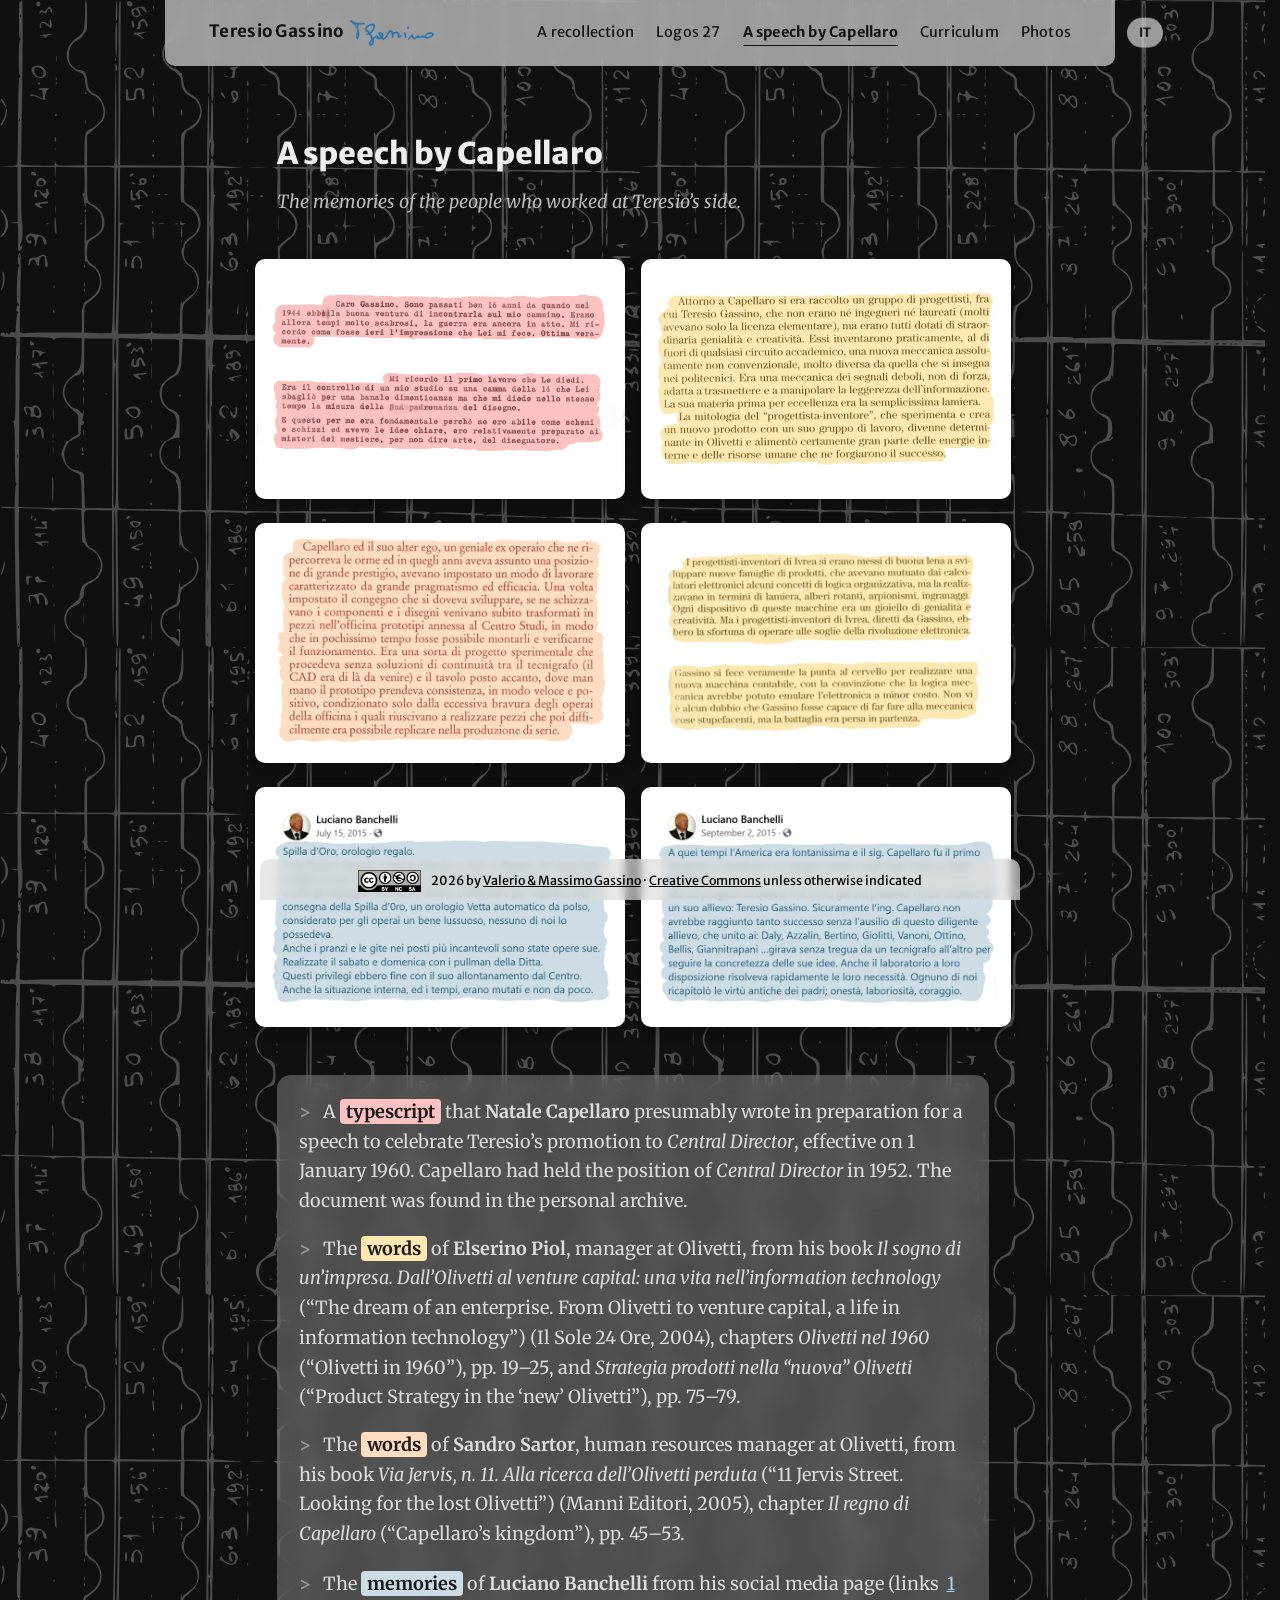
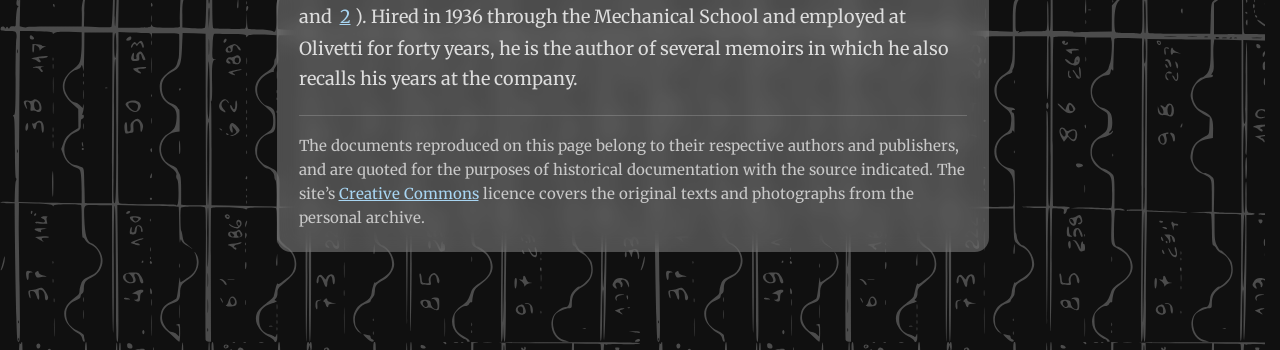
<file: en/discorso.html>
<!DOCTYPE html>
<html lang="en" class="no-js">
<head>
<meta charset="UTF-8">
<script>document.documentElement.classList.replace('no-js','js'); if ('scrollRestoration' in history) { history.scrollRestoration = 'manual'; var twS = history.state || {}; if (!twS.twKey) { twS.twKey = 'k' + Date.now().toString(36) + Math.random().toString(36).slice(2, 8); try { history.replaceState(twS, ''); } catch (e) {} } } addEventListener('load', function () { if (!window.__animsReady) { document.documentElement.classList.replace('js', 'no-js'); if ('scrollRestoration' in history) history.scrollRestoration = 'auto'; document.documentElement.classList.add('scroll-smooth'); } });</script>
<meta name="viewport" content="width=device-width, initial-scale=1.0, viewport-fit=cover">
<meta name="referrer" content="strict-origin-when-cross-origin">
<meta name="theme-color" content="#101010">
<title>Teresio Gassino — A speech by Capellaro</title>
<meta name="description" content="A speech by Natale Capellaro and colleagues&rsquo; memories of Teresio Gassino at Olivetti.">
<link rel="preload" href="/fonts/merriweather-400-normal.woff2" as="font" type="font/woff2" crossorigin>
<link rel="preload" href="/fonts/merriweather-sans-400-normal.woff2" as="font" type="font/woff2" crossorigin>
<link rel="stylesheet" href="/css/style.css">
<link rel="icon" href="/sfondi/favicon.svg" type="image/svg+xml">
<link rel="icon" href="/sfondi/favicon-32.png" sizes="32x32" type="image/png">
<link rel="apple-touch-icon" href="/sfondi/apple-touch-icon.png">
<link rel="canonical" href="https://teresioweb.github.io/en/discorso.html">
<link rel="alternate" hreflang="it" href="https://teresioweb.github.io/discorso.html">
<link rel="alternate" hreflang="en" href="https://teresioweb.github.io/en/discorso.html">
<link rel="alternate" hreflang="x-default" href="https://teresioweb.github.io/discorso.html">
<meta property="og:type" content="website">
<meta property="og:site_name" content="Teresio Gassino">
<meta property="og:title" content="Teresio Gassino — A speech by Capellaro">
<meta property="og:description" content="A speech by Natale Capellaro and colleagues&rsquo; memories of Teresio Gassino at Olivetti.">
<meta property="og:url" content="https://teresioweb.github.io/en/discorso.html">
<meta property="og:image" content="https://teresioweb.github.io/images/discorso/capellaro.webp">
<meta property="og:image:width" content="1200">
<meta property="og:image:height" content="788">
<meta property="og:image:alt" content="Natale Capellaro’s typewritten document">
<meta property="og:locale" content="en_GB">
<meta name="twitter:card" content="summary_large_image">
<meta name="twitter:title" content="Teresio Gassino — A speech by Capellaro">
<meta name="twitter:description" content="A speech by Natale Capellaro and colleagues&rsquo; memories of Teresio Gassino at Olivetti.">
<meta name="twitter:image" content="https://teresioweb.github.io/images/discorso/capellaro.webp">
<meta name="twitter:image:alt" content="Natale Capellaro’s typewritten document">
<script type="application/ld+json">
{
  "@context": "https://schema.org",
  "@graph": [
    {
      "@type": "CollectionPage",
      "@id": "https://teresioweb.github.io/en/discorso.html#page",
      "url": "https://teresioweb.github.io/en/discorso.html",
      "name": "A speech by Capellaro",
      "inLanguage": "en",
      "isPartOf": {
        "@id": "https://teresioweb.github.io/en/#website"
      },
      "about": {
        "@id": "https://teresioweb.github.io/#teresio"
      },
      "hasPart": [
        {
          "@type": "CreativeWork",
          "name": "Typescript by Natale Capellaro",
          "datePublished": "1960",
          "about": {
            "@id": "https://teresioweb.github.io/#teresio"
          }
        },
        {
          "@type": "CreativeWork",
          "name": "Elserino Piol, Il sogno di un’impresa",
          "datePublished": "2004",
          "about": {
            "@id": "https://teresioweb.github.io/#teresio"
          }
        },
        {
          "@type": "CreativeWork",
          "name": "Sandro Sartor, Via Jervis, n. 11",
          "datePublished": "2005",
          "about": {
            "@id": "https://teresioweb.github.io/#teresio"
          }
        },
        {
          "@type": "CreativeWork",
          "name": "Recollections by Luciano Banchelli",
          "datePublished": "2015",
          "about": {
            "@id": "https://teresioweb.github.io/#teresio"
          }
        }
      ]
    }
  ]
}
</script>
</head>
<body class="page-discorso">
<a href="#main" class="skip-link">Skip to content</a>
<header class="site-nav">
  <div class="nav-inner">
    <a href="/en/" class="brand"><span class="brand-text">Teresio Gassino</span> <img src="/sfondi/firma.svg" alt="" class="brand-signature"></a>
    <button type="button" class="menu-toggle" aria-controls="nav-links" aria-label="Menu" aria-expanded="false">
      <span aria-hidden="true"></span><span aria-hidden="true"></span><span aria-hidden="true"></span>
    </button>
    <nav class="nav-links" id="nav-links">
    <a href="/en/home.html">A recollection</a>
    <a href="/en/logos.html">Logos 27</a>
    <a href="/en/discorso.html" class="active" aria-current="page">A speech by Capellaro</a>
    <a href="/en/curriculum.html">Curriculum</a>
    <a href="/en/galleria.html">Photos</a>
    <a href="/discorso.html" class="lang-link" hreflang="it" lang="it" aria-label="IT &ndash; Versione italiana"><img src="/sfondi/flag-it.svg" alt="" class="lang-flag-icon"><span>IT</span></a>
  </nav>
  </div>
  <a href="/discorso.html" class="lang-link-desktop" hreflang="it" lang="it" aria-label="IT &ndash; Versione italiana">IT</a>
</header>

<main id="main" tabindex="-1">
  <h1>A speech by Capellaro</h1>
  <p class="page-subtitle">The memories of the people who worked at Teresio&rsquo;s side.</p>

  <!-- Six thumbnails slide in together, arranged in 3 rows of 2, well spaced out. -->
  <h2 class="visually-hidden">The clippings</h2>
  <div class="clump-stage">
    <p class="discorso-hint">Click&nbsp;the&nbsp;images&nbsp;for&nbsp;the full&nbsp;document.</p>
    <!-- Each photo's .visually-hidden transcription sits OUTSIDE its own
         anchor, as a sibling, not inside it. Inside the link — where these
         used to be — the transcript was folded into the link's
         accessible name: a screen reader announced each control as its
         alt text, plus the badge, plus 150-odd words of transcribed
         document, all as one name, and in a rotor/links list those
         entries were unusable. As siblings they're still in the
         accessibility tree, still read in place immediately after the
         link, still invisible to sighted users — they just no longer
         name the link. .visually-hidden is position:absolute with a 1px
         clip and .clump-photo is already positioned, so the move costs
         nothing in layout. -->
    <div class="clump-anchor">

      <div class="clump-photo" id="clump-capellaro" tabindex="-1" style="--fx:-1100px; --fy:-384px; --tx:-378px; --ty:-384px; --delay:0.05s;">
        <a href="/pdf/Capellaro.pdf" target="_blank" rel="noopener">
          <img src="/images/discorso/capellaro.webp" width="1200" height="788" alt="Capellaro&rsquo;s typescript">
        <span class="clump-badge">Click for the full pdf document</span>
        </a>
        <span class="visually-hidden">Reference colour: red, the same as the highlighted word in the first entry in the source list at the bottom of the page. Transcript of the document, translated from the original Italian: &ldquo;Dear Gassino. It has been sixteen years since, in 1944, I had the good fortune to cross paths with you. Those were very difficult times, the war was still under way. I remember, as if it were yesterday, the impression you made on me. A truly excellent one. I remember the first job I gave you. It was checking a study of mine on a cam for the 14, which you got wrong through a simple oversight, but which at the same time showed me the measure of your mastery of drawing. And this was fundamental for me, because while I was skilled at diagrams and sketches and had clear ideas, I was relatively prepared for the mysteries&mdash;or rather, the art&mdash;of the draughtsman&rsquo;s trade.&rdquo;</span>
      </div>

      <div class="clump-photo" id="clump-piol" tabindex="-1" style="--fx:1100px; --fy:-384px; --tx:8px; --ty:-384px; --delay:0.18s;">
        <a href="/pdf/Piol1.pdf" target="_blank" rel="noopener">
          <img src="/images/discorso/piol.webp" width="800" height="475" alt="Page from Elserino Piol’s book, with the passage on the designer-inventors around Capellaro">
        <span class="clump-badge">Click for the full pdf document</span>
        </a>
        <span class="visually-hidden">Reference colour: yellow, the same as the highlighted word in the second entry in the source list at the bottom of the page. Transcript of the page, translated from the original Italian: &ldquo;Around Capellaro a group of designers had gathered, Teresio Gassino among them, who were neither engineers nor graduates (many had only an elementary-school certificate), but were all endowed with extraordinary genius and creativity. Working entirely outside any academic circuit, they practically invented a wholly unconventional new mechanics, very different from what was taught in the polytechnics. It was a mechanics of weak signals, not of force, suited to transmitting and manipulating the lightness of information. Its raw material par excellence was the simplest sheet metal. The mythology of the &lsquo;designer-inventor,&rsquo; who experiments and creates a new product with his own working group, became decisive at Olivetti and certainly fuelled much of the internal energy and human resources that forged its success.&rdquo;</span>
      </div>

      <div class="clump-photo" style="--fx:1100px; --fy:-120px; --tx:8px; --ty:-120px; --delay:0.44s;">
        <a href="/pdf/Piol2.pdf" target="_blank" rel="noopener">
          <img src="/images/discorso/piol2.webp" width="800" height="550" alt="Two passages from Elserino Piol’s book, on the Ivrea designer-inventors led by Gassino and his new accounting machine">
        <span class="clump-badge">Click for the full pdf document</span>
        </a>
        <span class="visually-hidden">Reference colour: yellow, the same as the highlighted word in the second entry in the source list at the bottom of the page. Transcript of the page, translated from the original Italian: &ldquo;The designer-inventors of Ivrea had set to work with a will to develop new families of products, borrowing certain concepts of organisational logic from electronic calculators, but realising them in terms of sheet metal, rotating shafts, ratchet mechanisms, gears. Every device in these machines was a jewel of genius and creativity. But the designer-inventors of Ivrea, led by Gassino, had the misfortune of working right on the threshold of the electronic revolution. Gassino truly racked his brains to build a new accounting machine, convinced that mechanical logic could emulate electronics at a lower cost. There is no doubt that Gassino was capable of making mechanics do astonishing things, but the battle was lost from the start.&rdquo;</span>
      </div>

      <div class="clump-photo" id="clump-sartor" tabindex="-1" style="--fx:-1100px; --fy:-120px; --tx:-378px; --ty:-120px; --delay:0.31s;">
        <a href="/pdf/Sartor.pdf" target="_blank" rel="noopener">
          <img src="/images/discorso/sartor.webp" width="800" height="550" alt="Page from Sandro Sartor’s book, with the passage on Capellaro and Teresio highlighted">
        <span class="clump-badge">Click for the full pdf document</span>
        </a>
        <span class="visually-hidden">Reference colour: peach, the same as the highlighted word in the third entry in the source list at the bottom of the page. Transcript of the page, translated from the original Italian: &ldquo;Capellaro and his alter ego&mdash;a brilliant former factory worker who followed in his footsteps and had by then risen to a position of great prestige&mdash;had established a way of working marked by great pragmatism and effectiveness. Once the device to be developed had been defined, its components were sketched out and the drawings were immediately turned into parts in the prototype workshop attached to the <span lang="it">Centro Studi</span>, so that in a very short time it was possible to assemble them and test how they worked. It was a kind of experimental project that proceeded without any break in continuity between the drawing board (CAD was still a long way off) and the workbench next to it, where the prototype gradually took shape, quickly and successfully&mdash;limited only by the sheer skill of the workshop&rsquo;s workers, who managed to produce parts that later proved difficult to replicate in series production.&rdquo;</span>
      </div>

      <div class="clump-photo" id="clump-banchelli" tabindex="-1" style="--fx:-1100px; --fy:144px; --tx:-378px; --ty:144px; --delay:0.57s;">
        <a href="/images/discorso/BanchelliLogos.webp" target="_blank" rel="noopener" class="doc-viewer-trigger" data-doc-src="/images/discorso/BanchelliLogos.webp" data-doc-alt="Facebook post by Luciano Banchelli, 15 July 2015, about the Spilla d&rsquo;Oro and the Logos 27" data-text-target="text-banchelli-logos">
          <img src="/images/discorso/banchelli1.webp" width="800" height="525" alt="Facebook post by Luciano Banchelli, 15 July 2015, about the Spilla d&rsquo;Oro and the Logos 27">
        <span class="clump-badge">Click for the full document</span>
        </a>
        <span class="visually-hidden">Reference colour: blue, the same as the highlighted word in the fourth entry in the source list at the bottom of the page. Transcript of the post, translated from the original Italian: &ldquo;<span lang="it">Spilla d&rsquo;Oro</span> (&lsquo;Golden Pin&rsquo;), gift watch. Mr. Teresio Gassino, always keen to bring people together, to connect his own office more closely with the experimental lab, suggested to all the <span lang="it">Centro Studi</span> white-collar staff that they club together to give us, on the occasion of the <span lang="it">Spilla d&rsquo;Oro</span> award, an automatic Vetta wristwatch&mdash;something we workers considered a real luxury; none of us owned one. He also organised the lunches and outings to the most delightful places, held on Saturdays and Sundays using the Company&rsquo;s own coaches. These perks came to an end when he left the Centro. The internal situation, and the times themselves, had also changed, and considerably so.&rdquo;</span>
      </div>

      <div class="clump-photo" style="--fx:1100px; --fy:144px; --tx:8px; --ty:144px; --delay:0.7s;">
        <a href="/images/discorso/BanchelliRicordo.webp" target="_blank" rel="noopener" class="doc-viewer-trigger" data-doc-src="/images/discorso/BanchelliRicordo.webp" data-doc-alt="Facebook post by Luciano Banchelli, 2 September 2015, with his memories of Teresio and Olivetti" data-text-target="text-banchelli-ricordo">
          <img src="/images/discorso/banchelli2.webp" width="800" height="525" alt="Facebook post by Luciano Banchelli, 2 September 2015, with his memories of Teresio and Olivetti">
        <span class="clump-badge">Click for the full document</span>
        </a>
        <span class="visually-hidden">Reference colour: blue, the same as the highlighted word in the fourth entry in the source list at the bottom of the page. Transcript of the post, translated from the original Italian: &ldquo;In those days America was very far away, and Mr. Capellaro was the first manager to be given a reward trip to the United States and to Walt Disney. But already present in the design of these machines was the creative spark of one of his pupils: Teresio Gassino. Engineer Capellaro would certainly not have achieved such success without the help of this diligent pupil, who&mdash;together with Daly, Azzalin, Bertino, Giolitti, Vanoni, Ottino, Bellis, Giannitrapani &hellip;moved tirelessly from one drawing board to another to keep pace with his ideas as they took shape. The lab available to them also met their needs quickly. Each of us embodied the old virtues of our fathers: honesty, hard work, courage.&rdquo;</span>
      </div>

    </div>
  </div>

  <!-- All the text sits below the clustered images, in one dark band -->
  <h2 class="visually-hidden">The sources</h2>
  <div class="ritagli-band">
    <!-- Four parallel credits, one per document, each already carrying a
         CSS-generated ">" marker: a list in every respect except the
         markup, which said <p> four times and so announced nothing. Now a
         real <ul>, the same call the site already makes for .doc-list on
         Logos and Curriculum. The rights note below stays a <p> on
         purpose — it is a different register, not a fifth source, which is
         exactly why the marker rule used to have to exclude it by name and
         no longer does. -->
    <ul>
      <li>
      A <a href="#clump-capellaro" class="hl" style="background:#FCC1C1;">typescript<span class="visually-hidden"> (red, Capellaro)</span></a> that <strong>Natale Capellaro</strong> presumably wrote in preparation for a speech to celebrate Teresio&rsquo;s promotion to <em>Central Director</em>, effective on 1 January 1960. Capellaro had held the position of <em>Central Director</em> in 1952. The document was found in the personal archive.
      </li>

      <li>
      The <a href="#clump-piol" class="hl" style="background:#FEE8B2;">words<span class="visually-hidden"> (yellow, Piol)</span></a> of <strong>Elserino Piol</strong>, manager at Olivetti, from his book <em lang="it">Il sogno di un&rsquo;impresa.</em> <em lang="it">Dall&rsquo;Olivetti al venture capital: una vita nell&rsquo;information technology</em> (&ldquo;The dream of an enterprise. From Olivetti to venture capital, a life in information technology&rdquo;) (Il Sole 24 Ore, 2004), chapters <em lang="it">Olivetti nel 1960</em> (&ldquo;Olivetti in 1960&rdquo;), pp. 19&ndash;25, and <em lang="it">Strategia prodotti nella &ldquo;nuova&rdquo; Olivetti</em> (&ldquo;Product Strategy in the &lsquo;new&rsquo; Olivetti&rdquo;), pp. 75&ndash;79.
      </li>

      <li>
      The <a href="#clump-sartor" class="hl" style="background:#FFDDC2;">words<span class="visually-hidden"> (peach, Sartor)</span></a> of <strong>Sandro Sartor</strong>, human resources manager at Olivetti, from his book <em lang="it">Via Jervis, n. 11.</em> <em lang="it">Alla ricerca dell&rsquo;Olivetti perduta</em> (&ldquo;11 Jervis Street. Looking for the lost Olivetti&rdquo;) (Manni Editori, 2005), chapter <em lang="it">Il regno di Capellaro</em> (&ldquo;Capellaro&rsquo;s kingdom&rdquo;), pp. 45&ndash;53.
      </li>

      <li id="banchelli" class="footnote-target" tabindex="-1">
      The <a href="#clump-banchelli" class="hl" style="background:#CEDCE6;">memories<span class="visually-hidden"> (blue, Banchelli)</span></a> of <strong>Luciano Banchelli</strong> from his social media page (links <a href="https://www.facebook.com/photo?fbid=885829444837623" target="_blank" rel="noopener" class="footnote-link">1</a> and <a href="https://www.facebook.com/luciano.banchelli.5/posts/910468195707081" target="_blank" rel="noopener" class="footnote-link">2</a>). Hired in 1936 through the Mechanical School and employed at Olivetti for forty years, he is the author of several memoirs in which he also recalls his years at the company.
      </li>
    </ul>

    <p class="ritagli-nota">
      The documents reproduced on this page belong to their respective authors and publishers, and are quoted for the purposes of historical documentation with the source indicated. The site&rsquo;s <a href="https://creativecommons.org/licenses/by-nc-sa/4.0/deed.en" target="_blank" rel="noopener">Creative Commons</a> licence covers the original texts and photographs from the personal archive.
    </p>
  </div>
</main>

<!-- document viewer: shared dialog for every .doc-viewer-trigger on
     this page (see initDocViewer() in animations.js). The toggle
     button only activates for a trigger whose data-text-target
     matches one of the <template> ids below. -->
<dialog class="doc-viewer-overlay" aria-label="Enlarged document">
  <div class="doc-viewer-bar">
    <button type="button" class="doc-viewer-toggle" aria-pressed="false" hidden>Text version</button>
    <button type="button" class="doc-viewer-close" aria-label="Close">&times;</button>
  </div>
  <div class="doc-viewer-scroll" tabindex="0" role="region" aria-label="Document">
    <img src="[data-uri]" alt="">
  </div>
  <div class="doc-viewer-text" tabindex="0" role="region" aria-label="Transcript" hidden></div>
</dialog>

<!-- transcripts, inert until initDocViewer() clones one into
     .doc-viewer-text on open. Translated from the Italian transcripts
     of the Facebook screenshots (images/discorso/Banchelli*.webp) —
     see each screenshot's own alt text/caption above for the "text
     translated" note. -->
<template id="text-banchelli-logos">
  <div class="doc-viewer-text-inner">
    <p class="doc-viewer-text-meta">Facebook post by Luciano Banchelli of 15 July 2015. Text translated from the original Italian.</p>
    <p><span lang="it">Spilla d&rsquo;Oro</span> (&ldquo;Golden Pin&rdquo;), gift watch.</p>
    <p>Mr. Teresio Gassino, always keen to bring people together, to connect his own office more closely with the experimental lab, suggested to all the <span lang="it">Centro Studi</span> white-collar staff that they club together to give us, on the occasion of the <span lang="it">Spilla d&rsquo;Oro</span> award, an automatic Vetta wristwatch&mdash;something we workers considered a real luxury; none of us owned one.</p>
    <p>He also organised the lunches and outings to the most delightful places, held on Saturdays and Sundays using the Company&rsquo;s own coaches.</p>
    <p>These perks came to an end when he left the Centro. The internal situation, and the times themselves, had also changed, and considerably so.</p>
    <blockquote>
      <p>1961<br>
      &laquo;The Golden Pins&raquo;<br>
      Caffaro Rore &ndash; Regruto &ndash; Fornero &ndash; Banchelli<br>
      Cristoforo &ndash; Pistono</p>
      <p>Of the Laboratorio Meccanico &ndash; A &ndash;<br>
      gratefully give thanks</p>
      <p>and invite you to the reception to be held<br>
      at the Circolo Olivetti premises on the 19th of this month<br>
      at 6:45 pm</p>
    </blockquote>
    <p class="doc-viewer-text-meta">Vertical image of the Logos 27 without its housing.</p>
    <div class="doc-viewer-text-comments">
      <h2>Comments</h2>
      <p class="comment"><span class="comment-author">Umberto</span>LOgos 27</p>
      <p class="comment"><span class="comment-author">Ciro</span>a shame about how failure-prone it was&hellip; automatic percentage calculations, exponentiation&hellip; great, but noisy as a machine gun</p>
      <p class="comment reply"><span class="comment-author">Luciano Banchelli</span>Mechanically it was a jewel, nobody ever managed to copy it, electronic speed has since overtaken it, but don&rsquo;t think everything went smoothly&mdash;we only saw the final act of the 101, which with a lot of luck and no small amount of ingenuity got past the sticking point. As for noise, the print head&rsquo;s roller in action outdid your old machine gun.</p>
      <p class="comment"><span class="comment-author">Roberto</span>Good memories&mdash;on the 27 I worked on statistical pre-inspection testing.</p>
    </div>
  </div>
</template>

<template id="text-banchelli-ricordo">
  <div class="doc-viewer-text-inner">
    <p class="doc-viewer-text-meta">Facebook post by Luciano Banchelli of 2 September 2015. Text translated from the original Italian.</p>
    <p>In those days America was very far away, and Mr. Capellaro was the first manager to be given a reward trip to the United States and to Walt Disney.</p>
    <p><mark>But already present in the design of these machines was the creative spark of one of his pupils: Teresio Gassino. Engineer Capellaro would certainly not have achieved such success without the help of this diligent pupil, who&mdash;together with Daly, Azzalin, Bertino, Giolitti, Vanoni, Ottino, Bellis, Giannitrapani &hellip;moved tirelessly from one drawing board to another to keep pace with his ideas as they took shape.</mark> The lab available to them also met their needs quickly. Each of us embodied the old virtues of our fathers: honesty, hard work, courage. We all tried to give the best of ourselves, and we succeeded, without any of us being the enfant prodige.</p>
    <p>On the night of San Savino in 1947 an unprecedented, violent hailstorm, with hailstones of every size, hit Ivrea and the whole of Olivetti. The great windows were shattered&mdash;not a single pane survived. All the departments and offices were flooded. The damage was incalculable; the very next day, a Sunday, glaziers arriving from all over were already at work putting right the serious damage.</p>
    <p>In 1949 S.I.P. (Societ&agrave; Idroelettrica Piemontese) lacked enough power stations for the needs of its area, and so cut electricity supply across all of Piedmont. The company set up night shifts and rolling stoppages affecting various departments, with pay reduced to 80%.</p>
    <p>There was no such thing as a wage-guarantee fund back then.</p>
    <p>To cope with this in part, the Company acquired a diesel engine from a decommissioned submarine, with a 1,400 kW generator, which wasn&rsquo;t enough for the company&rsquo;s needs. Nearby, the noise was deafening, with strong vibrations affecting the buildings; after a few months, to the great relief of the surrounding area, this generator disappeared.</p>
    <p>May 1961, a second devastating hailstorm hit the Olivetti area again; the new ICO building, completed in 1957, suffered the same fate&mdash;great windows shattered, and 6,000 square metres of concrete roof slabs, with joints faced in galvanised sheet metal and tar paper, needed repairing because of water infiltration, along with asbestos roofing. The <span lang="it">Centro Studi</span> area was less affected, with only a few north-facing windows damaged. Our work continued without interruption. The <span lang="it">Centro Studi</span> never lost a single working hour: strikes were very limited, work was never halted for lack of electricity or other factors&mdash;a wage-guarantee fund was an unknown concept there. The drive to research new products to bring quickly to market allowed no pause. It was only later that all of this faded away.</p>
    <p>All these little anecdotes of no great importance are simply curiosities that most of the workers already knew about; they certainly weren&rsquo;t what made the company great. The big industrial and financial manoeuvres were known only to a very small group of executives.</p>
    <p class="doc-viewer-text-meta">The highlighted passage is underlined by hand in the original screenshot.</p>
  </div>
</template>

<footer>
  <img src="/images/creative.png" width="403" height="141" alt="" class="cc-logo">
  <p>2026 by <a href="mailto:teresiowebpage@protonmail.com">Valerio &amp; Massimo Gassino</a><span class="desktop-dot"> &middot;</span><br class="mobile-break">
  <a href="https://creativecommons.org/licenses/by-nc-sa/4.0/deed.en" target="_blank" rel="noopener">Creative Commons</a> unless otherwise indicated</p>
</footer>

<script src="/js/animations.js"></script>
</body>
</html>
</file>
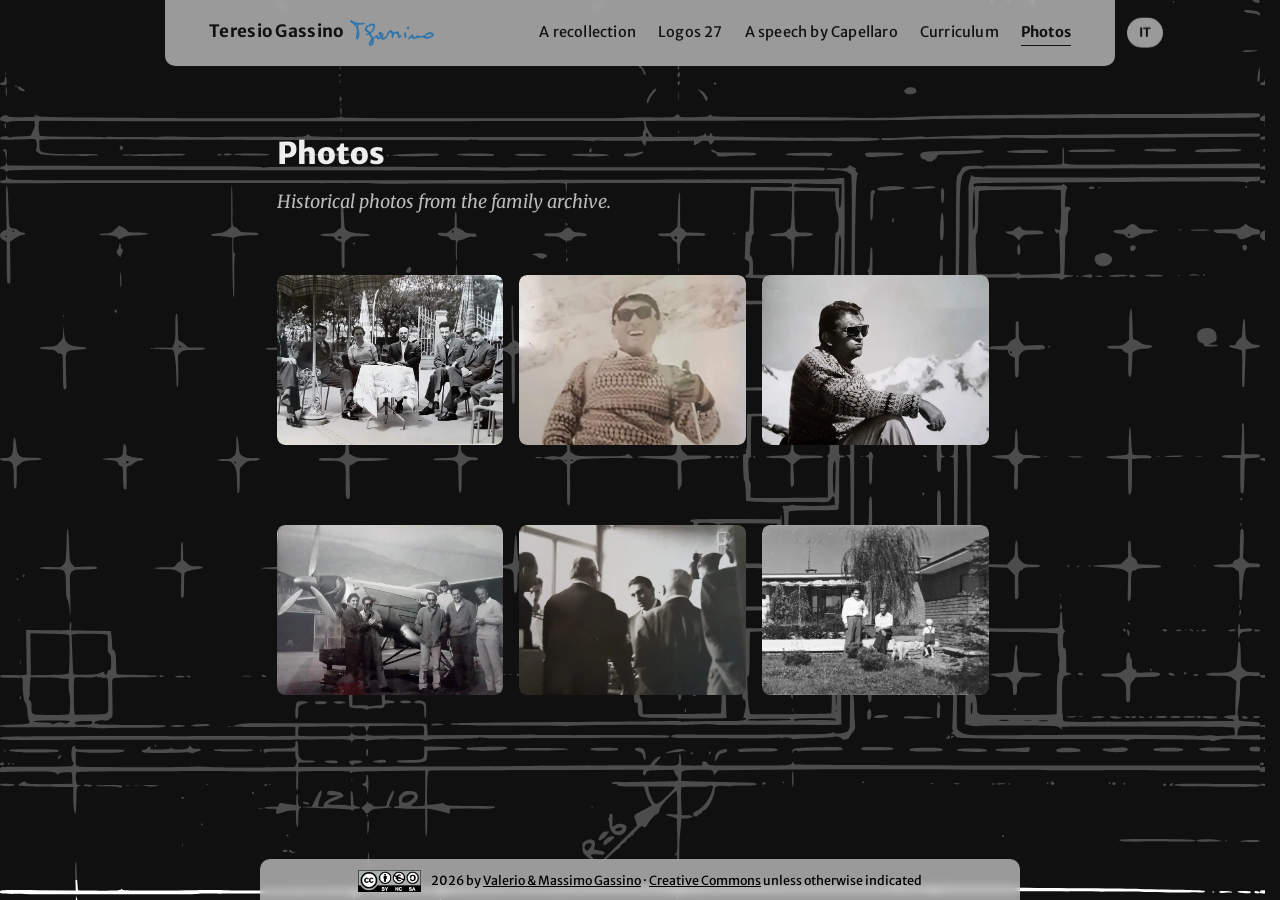
<file: en/galleria.html>
<!DOCTYPE html>
<html lang="en" class="no-js">
<head>
<meta charset="UTF-8">
<script>document.documentElement.classList.replace('no-js','js'); if ('scrollRestoration' in history) { history.scrollRestoration = 'manual'; var twS = history.state || {}; if (!twS.twKey) { twS.twKey = 'k' + Date.now().toString(36) + Math.random().toString(36).slice(2, 8); try { history.replaceState(twS, ''); } catch (e) {} } } addEventListener('load', function () { if (!window.__animsReady) { document.documentElement.classList.replace('js', 'no-js'); if ('scrollRestoration' in history) history.scrollRestoration = 'auto'; document.documentElement.classList.add('scroll-smooth'); } });</script>
<meta name="viewport" content="width=device-width, initial-scale=1.0, viewport-fit=cover">
<meta name="referrer" content="strict-origin-when-cross-origin">
<meta name="theme-color" content="#101010">
<title>Teresio Gassino — Photos</title>
<meta name="description" content="A photo gallery of Teresio Gassino, Olivetti mechanical designer.">
<link rel="preload" href="/fonts/merriweather-400-normal.woff2" as="font" type="font/woff2" crossorigin>
<link rel="preload" href="/fonts/merriweather-sans-400-normal.woff2" as="font" type="font/woff2" crossorigin>
<link rel="stylesheet" href="/css/style.css">
<link rel="icon" href="/sfondi/favicon.svg" type="image/svg+xml">
<link rel="icon" href="/sfondi/favicon-32.png" sizes="32x32" type="image/png">
<link rel="apple-touch-icon" href="/sfondi/apple-touch-icon.png">
<link rel="canonical" href="https://teresioweb.github.io/en/galleria.html">
<link rel="alternate" hreflang="it" href="https://teresioweb.github.io/galleria.html">
<link rel="alternate" hreflang="en" href="https://teresioweb.github.io/en/galleria.html">
<link rel="alternate" hreflang="x-default" href="https://teresioweb.github.io/galleria.html">
<meta property="og:type" content="website">
<meta property="og:site_name" content="Teresio Gassino">
<meta property="og:title" content="Teresio Gassino — Photos">
<meta property="og:description" content="A photo gallery of Teresio Gassino, Olivetti mechanical designer.">
<meta property="og:url" content="https://teresioweb.github.io/en/galleria.html">
<meta property="og:image" content="https://teresioweb.github.io/images/galleria/foto-01.webp">
<meta property="og:image:width" content="1553">
<meta property="og:image:height" content="1003">
<meta property="og:image:alt" content="Teresio Gassino with colleagues">
<meta property="og:locale" content="en_GB">
<meta name="twitter:card" content="summary_large_image">
<meta name="twitter:title" content="Teresio Gassino — Photos">
<meta name="twitter:description" content="A photo gallery of Teresio Gassino, Olivetti mechanical designer.">
<meta name="twitter:image" content="https://teresioweb.github.io/images/galleria/foto-01.webp">
<meta name="twitter:image:alt" content="Teresio Gassino with colleagues">
<script type="application/ld+json">
{
  "@context": "https://schema.org",
  "@graph": [
    {
      "@type": "ImageGallery",
      "@id": "https://teresioweb.github.io/en/galleria.html#page",
      "url": "https://teresioweb.github.io/en/galleria.html",
      "name": "Photos",
      "inLanguage": "en",
      "isPartOf": {
        "@id": "https://teresioweb.github.io/en/#website"
      },
      "about": {
        "@id": "https://teresioweb.github.io/#teresio"
      },
      "description": "Historical photos from the family archive.",
      "associatedMedia": [
        {
          "@type": "ImageObject",
          "contentUrl": "https://teresioweb.github.io/images/galleria/foto-01.webp",
          "caption": "Teresio with his colleagues",
          "about": {
            "@id": "https://teresioweb.github.io/#teresio"
          }
        },
        {
          "@type": "ImageObject",
          "contentUrl": "https://teresioweb.github.io/images/galleria/foto-02.webp",
          "caption": "Relaxing in the mountains",
          "about": {
            "@id": "https://teresioweb.github.io/#teresio"
          }
        },
        {
          "@type": "ImageObject",
          "contentUrl": "https://teresioweb.github.io/images/galleria/foto-03.webp",
          "caption": "Infinite passion for the mountains",
          "about": {
            "@id": "https://teresioweb.github.io/#teresio"
          }
        },
        {
          "@type": "ImageObject",
          "contentUrl": "https://teresioweb.github.io/images/galleria/foto-04.webp",
          "caption": "Pilot’s licence",
          "about": {
            "@id": "https://teresioweb.github.io/#teresio"
          }
        },
        {
          "@type": "ImageObject",
          "contentUrl": "https://teresioweb.github.io/images/galleria/foto-05.webp",
          "caption": "With Italian President Gronchi",
          "about": {
            "@id": "https://teresioweb.github.io/#teresio"
          }
        },
        {
          "@type": "ImageObject",
          "contentUrl": "https://teresioweb.github.io/images/galleria/foto-06.webp",
          "caption": "Relaxing at Monte Navale with Capellaro",
          "about": {
            "@id": "https://teresioweb.github.io/#teresio"
          }
        }
      ]
    }
  ]
}
</script>
</head>
<body class="page-galleria">
<a href="#main" class="skip-link">Skip to content</a>
<header class="site-nav">
  <div class="nav-inner">
    <a href="/en/" class="brand"><span class="brand-text">Teresio Gassino</span> <img src="/sfondi/firma.svg" alt="" class="brand-signature"></a>
    <button type="button" class="menu-toggle" aria-controls="nav-links" aria-label="Menu" aria-expanded="false">
      <span aria-hidden="true"></span><span aria-hidden="true"></span><span aria-hidden="true"></span>
    </button>
    <nav class="nav-links" id="nav-links">
    <a href="/en/home.html">A recollection</a>
    <a href="/en/logos.html">Logos 27</a>
    <a href="/en/discorso.html">A speech by Capellaro</a>
    <a href="/en/curriculum.html">Curriculum</a>
    <a href="/en/galleria.html" class="active" aria-current="page">Photos</a>
    <a href="/galleria.html" class="lang-link" hreflang="it" lang="it" aria-label="IT &ndash; Versione italiana"><img src="/sfondi/flag-it.svg" alt="" class="lang-flag-icon"><span>IT</span></a>
  </nav>
  </div>
  <a href="/galleria.html" class="lang-link-desktop" hreflang="it" lang="it" aria-label="IT &ndash; Versione italiana">IT</a>
</header>

<main id="main" tabindex="-1">
  <h1>Photos</h1>
  <p class="page-subtitle">Historical photos from the family archive.</p>

  <div class="gallery-grid">
    <figure class="reveal-img from-right">
      <button type="button" class="lightbox-trigger" data-caption="Teresio with his colleagues" data-src="/images/galleria/foto-01.webp">
        <img src="/images/galleria/foto-01-thumb.webp" width="800" height="517" alt="Teresio and colleagues sitting outdoors at a small table">
      </button>
      <figcaption class="gallery-caption">Teresio with his colleagues</figcaption>
    </figure>
    <figure class="reveal-img from-right crop-top">
      <button type="button" class="lightbox-trigger" data-caption="Relaxing in the mountains">
        <img src="/images/galleria/foto-02.webp" width="464" height="542" alt="Teresio in the mountains wearing a patterned sweater and sunglasses, holding ski poles">
      </button>
      <figcaption class="gallery-caption">Relaxing in the mountains</figcaption>
    </figure>
    <figure class="reveal-img from-right">
      <button type="button" class="lightbox-trigger" data-caption="Infinite passion for the mountains" data-src="/images/galleria/foto-03.webp">
        <img src="/images/galleria/foto-03-thumb.webp" width="800" height="659" alt="Teresio sitting in the mountains in sunglasses, gazing at the horizon">
      </button>
      <figcaption class="gallery-caption">Infinite passion for the mountains</figcaption>
    </figure>
    <figure class="reveal-img">
      <button type="button" class="lightbox-trigger" data-caption="Pilot&rsquo;s licence" data-src="/images/galleria/foto-04.webp">
        <img src="/images/galleria/foto-04-thumb.webp" width="800" height="620" alt="Teresio in front of a propeller aircraft with other people">
      </button>
      <figcaption class="gallery-caption">Pilot&rsquo;s licence</figcaption>
    </figure>
    <figure class="reveal-img">
      <button type="button" class="lightbox-trigger" data-caption="With Italian President Gronchi" data-src="/images/galleria/foto-05.webp">
        <img src="/images/galleria/foto-05-thumb.webp" width="800" height="1067" alt="President Gronchi, seen from behind, standing with Teresio and other men in a workroom">
      </button>
      <figcaption class="gallery-caption">With Italian President Gronchi</figcaption>
    </figure>
    <figure class="reveal-img">
      <button type="button" class="lightbox-trigger" data-caption="Relaxing at Monte Navale with Capellaro" data-src="/images/galleria/foto-06.webp">
        <img src="/images/galleria/foto-06-thumb.webp" width="800" height="548" alt="Teresio and Natale Capellaro in the garden at the Monte Navale house">
      </button>
      <figcaption class="gallery-caption">Relaxing at Monte Navale with Capellaro</figcaption>
    </figure>
  </div>
</main>

<!-- Lightbox overlay: filled in by JS when a gallery image is clicked -->
<dialog class="lightbox-overlay" aria-label="Enlarged image">
  <button type="button" class="lightbox-close" aria-label="Close">&times;</button>
  <button type="button" class="lightbox-prev" aria-label="Previous photo">&#8249;</button>
  <button type="button" class="lightbox-next" aria-label="Next photo">&#8250;</button>
  <div class="lightbox-content">
    <img src="[data-uri]" alt="">
    <p class="lightbox-counter" aria-live="polite"></p>
    <p class="lightbox-caption" aria-live="polite"></p>
  </div>
</dialog>

<footer>
  <img src="/images/creative.png" width="403" height="141" alt="" class="cc-logo">
  <p>2026 by <a href="mailto:teresiowebpage@protonmail.com">Valerio &amp; Massimo Gassino</a><span class="desktop-dot"> &middot;</span><br class="mobile-break">
  <a href="https://creativecommons.org/licenses/by-nc-sa/4.0/deed.en" target="_blank" rel="noopener">Creative Commons</a> unless otherwise indicated</p>
</footer>

<script src="/js/animations.js"></script>
</body>
</html>
</file>
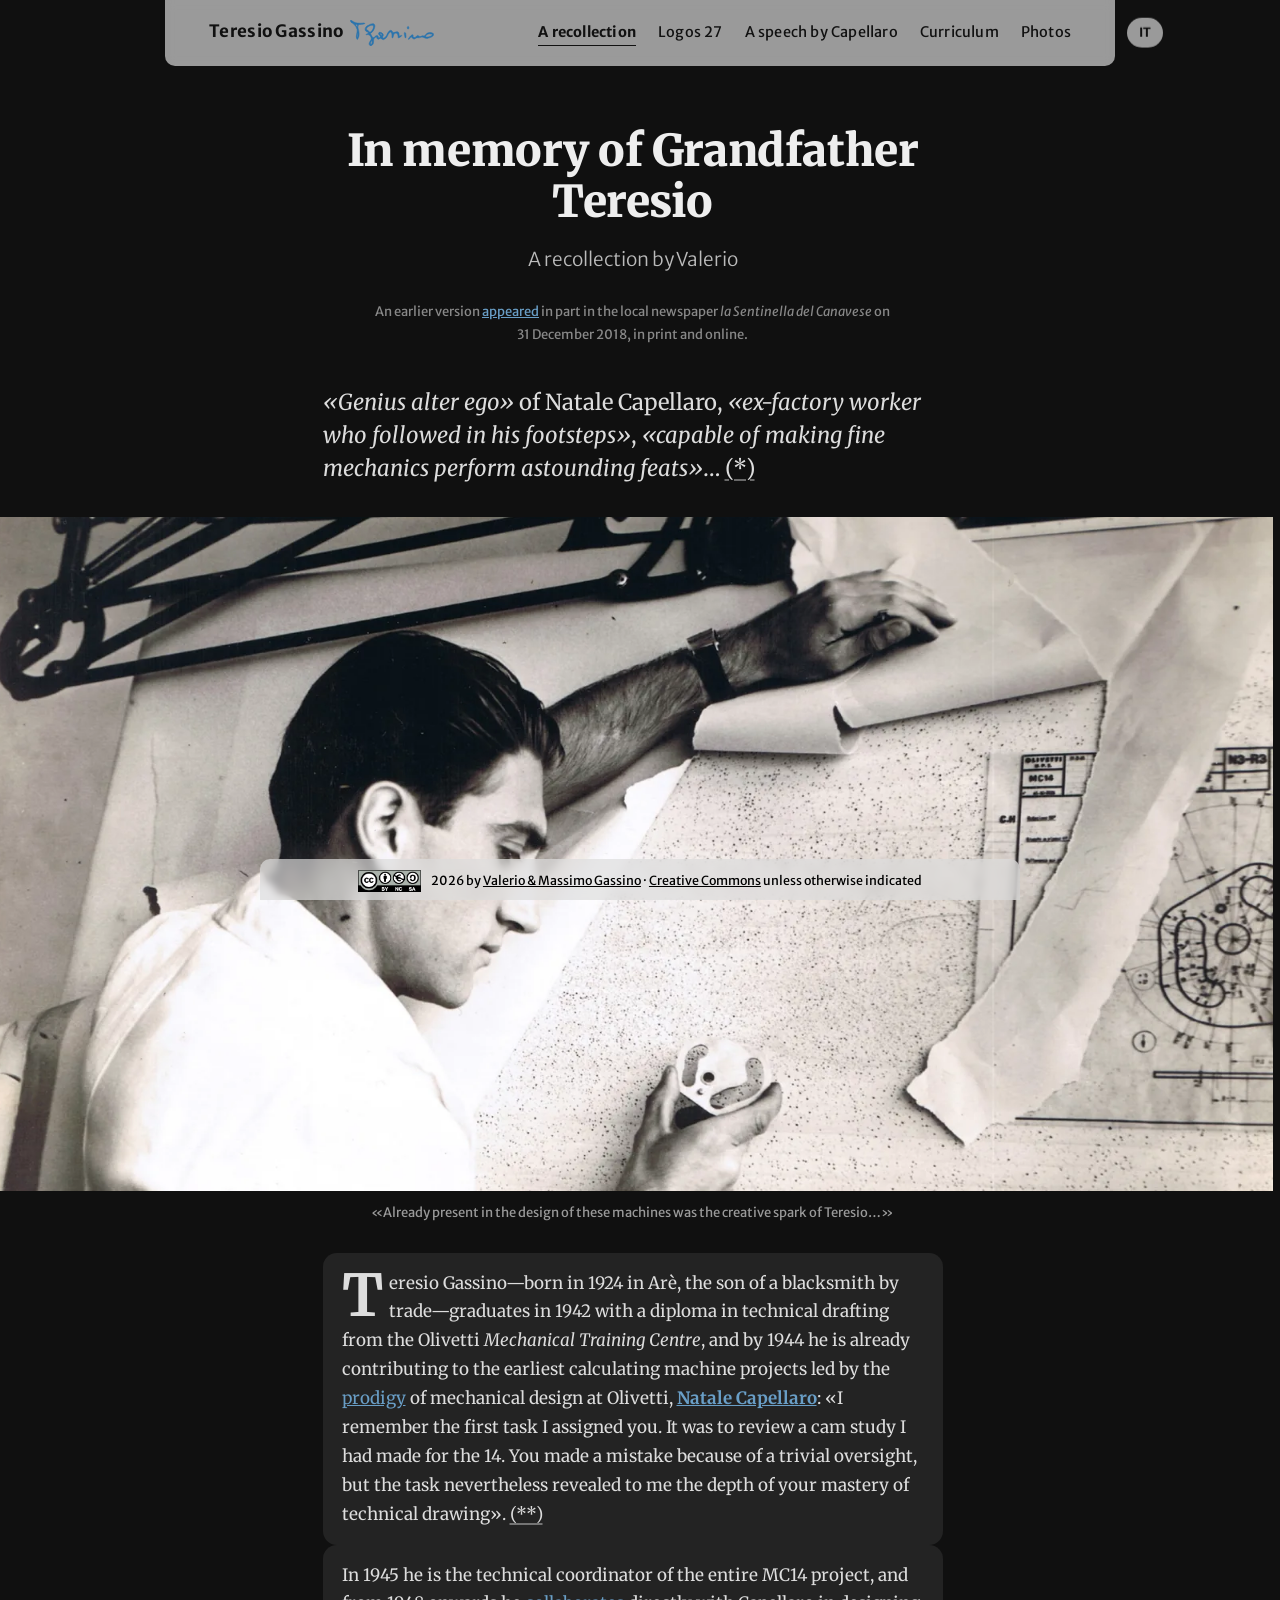
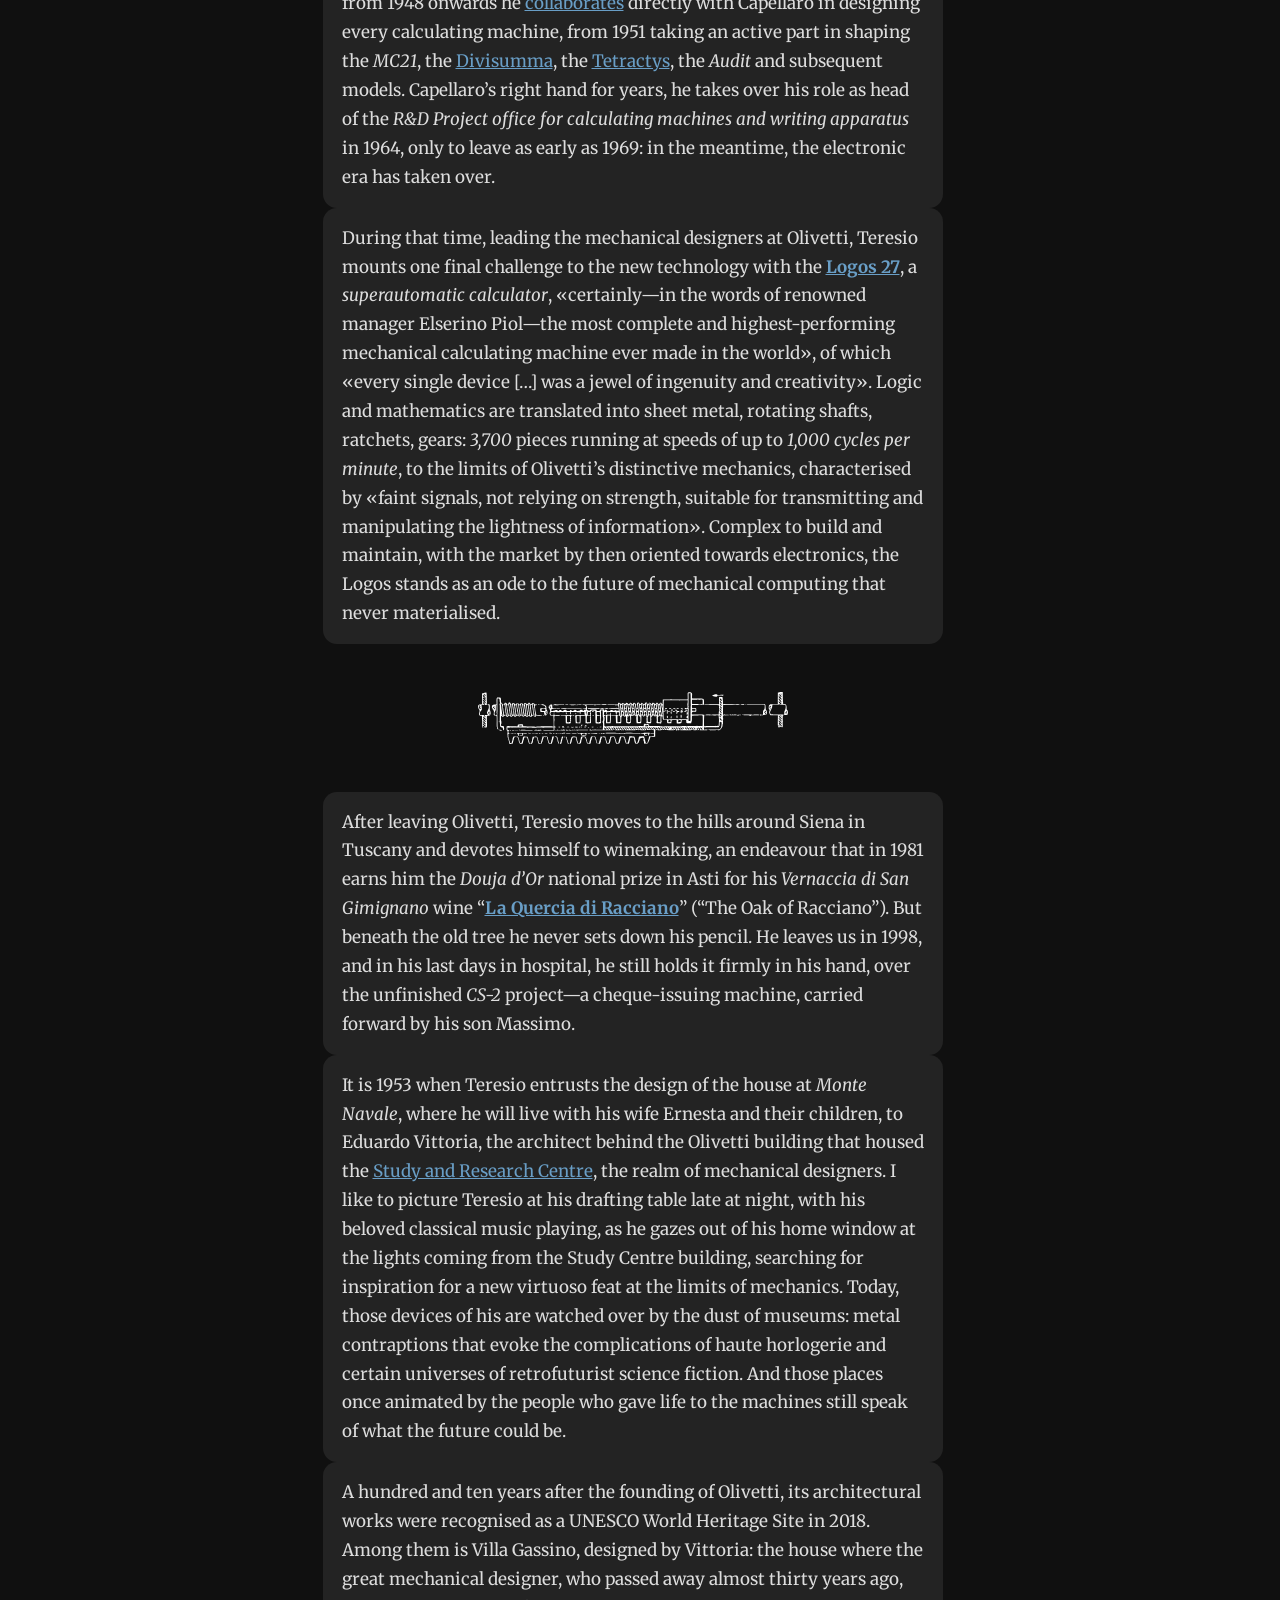
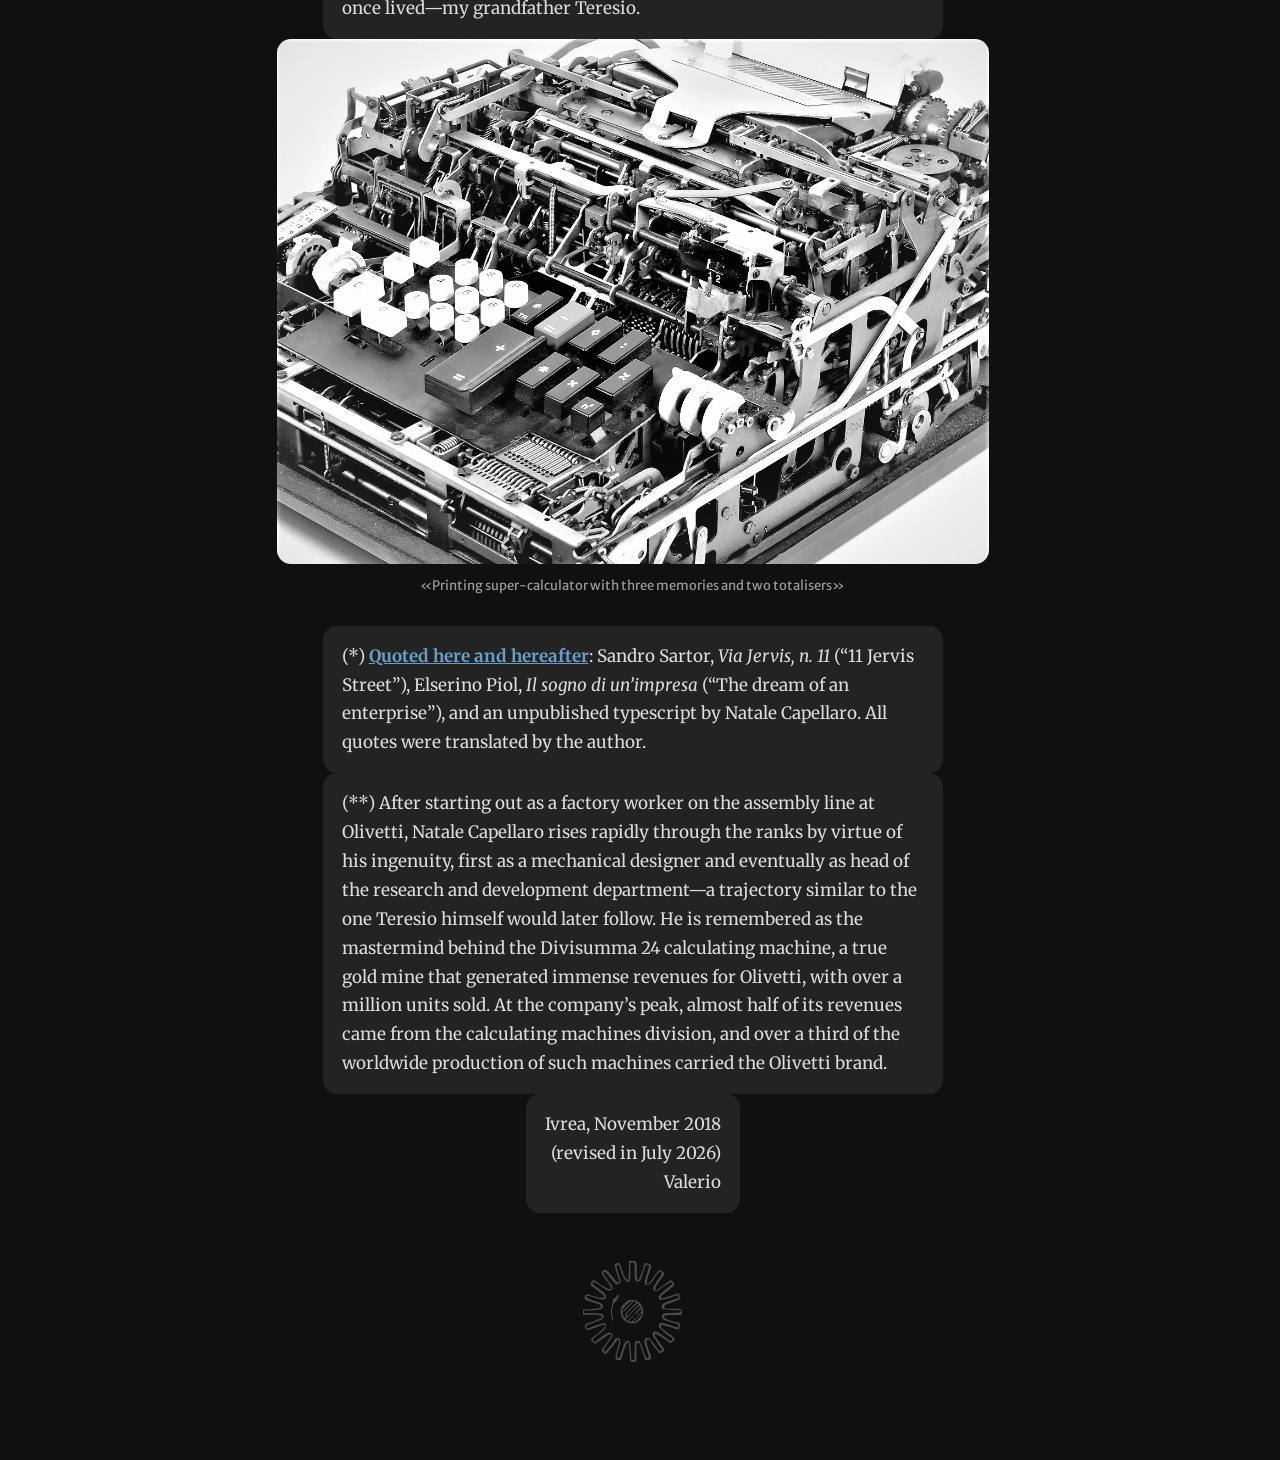
<file: en/home.html>
<!DOCTYPE html>
<html lang="en" class="no-js">
<head>
<meta charset="UTF-8">
<script>document.documentElement.classList.replace('no-js','js'); if ('scrollRestoration' in history) { history.scrollRestoration = 'manual'; var twS = history.state || {}; if (!twS.twKey) { twS.twKey = 'k' + Date.now().toString(36) + Math.random().toString(36).slice(2, 8); try { history.replaceState(twS, ''); } catch (e) {} } } addEventListener('load', function () { if (!window.__animsReady) { document.documentElement.classList.replace('js', 'no-js'); if ('scrollRestoration' in history) history.scrollRestoration = 'auto'; document.documentElement.classList.add('scroll-smooth'); } });</script>
<meta name="viewport" content="width=device-width, initial-scale=1.0, viewport-fit=cover">
<meta name="referrer" content="strict-origin-when-cross-origin">
<meta name="theme-color" content="#101010">
<title>Teresio Gassino — A recollection by Valerio</title>
<meta name="description" content="A personal memoir of Teresio Gassino, Olivetti mechanical designer, written by his grandson Valerio.">
<link rel="preload" href="/fonts/merriweather-400-normal.woff2" as="font" type="font/woff2" crossorigin>
<link rel="preload" href="/fonts/merriweather-sans-400-normal.woff2" as="font" type="font/woff2" crossorigin>
<link rel="stylesheet" href="/css/style.css">
<link rel="icon" href="/sfondi/favicon.svg" type="image/svg+xml">
<link rel="icon" href="/sfondi/favicon-32.png" sizes="32x32" type="image/png">
<link rel="apple-touch-icon" href="/sfondi/apple-touch-icon.png">
<link rel="canonical" href="https://teresioweb.github.io/en/home.html">
<link rel="alternate" hreflang="it" href="https://teresioweb.github.io/home.html">
<link rel="alternate" hreflang="en" href="https://teresioweb.github.io/en/home.html">
<link rel="alternate" hreflang="x-default" href="https://teresioweb.github.io/home.html">
<meta property="og:type" content="article">
<meta property="article:author" content="Valerio">
<meta property="article:published_time" content="2018-11-01">
<meta property="og:site_name" content="Teresio Gassino">
<meta property="og:title" content="Teresio Gassino — A recollection by Valerio">
<meta property="og:description" content="A personal memoir of Teresio Gassino, Olivetti mechanical designer, written by his grandson Valerio.">
<meta property="og:url" content="https://teresioweb.github.io/en/home.html">
<meta property="og:image" content="https://teresioweb.github.io/images/teresio-tecnigrafo.webp">
<meta property="og:image:width" content="1600">
<meta property="og:image:height" content="1032">
<meta property="og:image:alt" content="Teresio Gassino at his drafting table, Olivetti">
<meta property="og:locale" content="en_GB">
<meta name="twitter:card" content="summary_large_image">
<meta name="twitter:title" content="Teresio Gassino — A recollection by Valerio">
<meta name="twitter:description" content="A personal memoir of Teresio Gassino, Olivetti mechanical designer, written by his grandson Valerio.">
<meta name="twitter:image" content="https://teresioweb.github.io/images/teresio-tecnigrafo.webp">
<meta name="twitter:image:alt" content="Teresio Gassino at his drafting table, Olivetti">
<script type="application/ld+json">
{
  "@context": "https://schema.org",
  "@graph": [
    {
    "@type": "Article",
    "headline": "In memory of Grandfather Teresio",
    "author": {
      "@type": "Person",
      "name": "Valerio"
    },
    "datePublished": "2018-11-01",
    "dateModified": "2026-07-31",
    "image": "https://teresioweb.github.io/images/teresio-tecnigrafo.webp",
    "about": {
      "@id": "https://teresioweb.github.io/#teresio"
    },
    "inLanguage": "en",
    "@id": "https://teresioweb.github.io/en/home.html#article",
    "url": "https://teresioweb.github.io/en/home.html",
    "isPartOf": {
      "@id": "https://teresioweb.github.io/en/#website"
    },
    "mentions": {
      "@id": "https://teresioweb.github.io/#logos27"
    }
    }
  ]
}
</script>
</head>
<body class="page-home">
<a href="#main" class="skip-link">Skip to content</a>
<header class="site-nav">
  <div class="nav-inner">
    <a href="/en/" class="brand"><span class="brand-text">Teresio Gassino</span> <img src="/sfondi/firma.svg" alt="" class="brand-signature"></a>
    <button type="button" class="menu-toggle" aria-controls="nav-links" aria-label="Menu" aria-expanded="false">
      <span aria-hidden="true"></span><span aria-hidden="true"></span><span aria-hidden="true"></span>
    </button>
    <nav class="nav-links" id="nav-links">
    <a href="/en/home.html" class="active" aria-current="page">A recollection</a>
    <a href="/en/logos.html">Logos 27</a>
    <a href="/en/discorso.html">A speech by Capellaro</a>
    <a href="/en/curriculum.html">Curriculum</a>
    <a href="/en/galleria.html">Photos</a>
    <a href="/home.html" class="lang-link" hreflang="it" lang="it" aria-label="IT &ndash; Versione italiana"><img src="/sfondi/flag-it.svg" alt="" class="lang-flag-icon"><span>IT</span></a>
  </nav>
  </div>
  <a href="/home.html" class="lang-link-desktop" hreflang="it" lang="it" aria-label="IT &ndash; Versione italiana">IT</a>
</header>

<main id="main" tabindex="-1">
  <div class="essay-masthead essay-anim">
    <h1>In memory of Grandfather Teresio</h1>
    <p class="essay-subtitle">A recollection by Valerio</p>
    <p class="fonte">An earlier version <a href="/pdf/Sentinella.pdf" target="_blank" rel="noopener">appeared</a> in part in the local newspaper <em lang="it">la&nbsp;Sentinella del&nbsp;Canavese</em> on 31&nbsp;December&nbsp;2018, in&nbsp;print&nbsp;and&nbsp;online.</p>
  </div>

  <p class="essay-epigraph"><em>&laquo;Genius alter ego&raquo;</em> of Natale Capellaro, <em>&laquo;ex-factory worker who followed in his footsteps&raquo;</em>, <em>&laquo;capable of making fine mechanics perform astounding feats&raquo;</em>&hellip; <a href="#nota-1" class="epigraph-note" aria-label="Footnote 1">(*)</a></p>

  <figure class="hero-photo essay-anim">
    <button type="button" class="lightbox-trigger" data-standalone="true" data-caption="&laquo;Already present in the design of these machines was the creative spark of Teresio&hellip;&raquo;, <a href='/en/discorso.html#banchelli'>Luciano Banchelli</a> recalled." data-caption-html="true">
      <img src="/images/teresio-tecnigrafo.webp" width="1600" height="1032" alt="Teresio, mechanical designer, at his drafting table">
    </button>
    <figcaption class="hero-caption">&laquo;Already present in the design of these machines was the creative spark of Teresio&hellip;&raquo;</figcaption>
  </figure>

  <h2 class="visually-hidden">The early years and the first machines</h2>
  <p class="essay-block essay-anim"><span class="dropcap">T</span>eresio Gassino&mdash;born in 1924 in Ar&egrave;, the son of a blacksmith by trade&mdash;graduates in 1942 with a diploma in technical drafting from the Olivetti <em>Mechanical Training Centre</em>, and by 1944 he is already contributing to the earliest calculating machine projects led by the <a href="https://www.storiaolivetti.it/articolo/38-natale-capellaro-la-genialita-di-un-autodidatta/" target="_blank" rel="noopener">prodigy</a> of mechanical design at Olivetti, <a href="/en/discorso.html"><strong>Natale Capellaro</strong></a>: &laquo;I remember the first task I assigned you. It was to review a cam study I had made for the 14. You made a mistake because of a trivial oversight, but the task nevertheless revealed to me the depth of your mastery of technical drawing&raquo;. <a href="#nota-2" class="epigraph-note" aria-label="Footnote 2">(**)</a></p>

  <p class="essay-block essay-anim">In 1945 he is the technical coordinator of the entire MC14 project, and from 1948 onwards he <a href="https://www.storiaolivetti.it/immagine/1667/" target="_blank" rel="noopener">collaborates</a> directly with Capellaro in designing every calculating machine, from 1951 taking an active part in shaping the <em>MC21</em>, the <a href="https://www.storiaolivetti.it/articolo/88-quando-linnovazione-paga-le-calcolatrici-meccan/" target="_blank" rel="noopener">Divisumma</a>, the <a href="https://www.storiaolivetti.it/articolo/125-tetractys-una-calcolatrice-meccanica-senza-riv/" target="_blank" rel="noopener">Tetractys</a>, the <em>Audit</em> and subsequent models. Capellaro&rsquo;s right hand for years, he takes over his role as head of the <em>R&amp;D Project office for calculating machines and writing apparatus</em> in 1964, only to leave as early as 1969: in the meantime, the electronic era has taken over.</p>

  <h2 class="visually-hidden">The Logos 27</h2>
  <p class="essay-block essay-anim">During that time, leading the mechanical designers at Olivetti, Teresio mounts one final challenge to the new technology with the <a href="/en/logos.html"><strong>Logos 27</strong></a>, a <em>superautomatic calculator</em>, &laquo;certainly&mdash;in the words of renowned manager Elserino Piol&mdash;the most complete and highest-performing mechanical calculating machine ever made in the world&raquo;, of which &laquo;every single device [&hellip;] was a jewel of ingenuity and creativity&raquo;. Logic and mathematics are translated into sheet metal, rotating shafts, ratchets, gears: <em>3,700</em> pieces running at speeds of up to <em>1,000 cycles per minute</em>, to the limits of Olivetti&rsquo;s distinctive mechanics, characterised by &laquo;faint signals, not relying on strength, suitable for transmitting and manipulating the lightness of information&raquo;. Complex to build and maintain, with the market by then oriented towards electronics, the Logos stands as an ode to the future of mechanical computing that never materialised.</p>

  <div class="essay-divider"><img src="/sfondi/vite.svg" alt=""></div>

  <h2 class="visually-hidden">After Olivetti</h2>
  <p class="essay-block essay-anim">After leaving Olivetti, Teresio moves to the hills around Siena in Tuscany and devotes himself to winemaking, an endeavour that in 1981 earns him the <em lang="it">Douja d&rsquo;Or</em> national prize in Asti for his <em lang="it">Vernaccia di San Gimignano</em> wine &ldquo;<a href="/en/quercia.html"><strong lang="it">La Quercia di Racciano</strong></a>&rdquo; (&ldquo;The Oak of Racciano&rdquo;). But beneath the old tree he never sets down his pencil. He leaves us in 1998, and in his last days in hospital, he still holds it firmly in his hand, over the unfinished <em>CS-2</em> project&mdash;a cheque-issuing machine, carried forward by his son Massimo.</p>

  <h2 class="visually-hidden">The house at Monte Navale</h2>
  <p class="essay-block essay-anim">It is 1953 when Teresio entrusts the design of the house at <em>Monte Navale</em>, where he will live with his wife Ernesta and their children, to Eduardo Vittoria, the architect behind the Olivetti building that housed the <a href="https://www.storiaolivetti.it/articolo/4-la-palazzina-del-centro-studi-ed-esperienze-a-iv/" target="_blank" rel="noopener">Study and Research Centre</a>, the realm of mechanical designers. I like to picture Teresio at his drafting table late at night, with his beloved classical music playing, as he gazes out of his home window at the lights coming from the Study Centre building, searching for inspiration for a new virtuoso feat at the limits of mechanics. Today, those devices of his are watched over by the dust of museums: metal contraptions that evoke the complications of haute horlogerie and certain universes of retrofuturist science fiction. And those places once animated by the people who gave life to the machines still speak of what the future could be.</p>

  <p class="essay-block essay-anim">A hundred and ten years after the founding of Olivetti, its architectural works were recognised as a UNESCO World Heritage Site in 2018. Among them is Villa Gassino, designed by Vittoria: the house where the great mechanical designer, who passed away almost thirty years ago, once lived&mdash;my grandfather Teresio.</p>

  <figure class="essay-photo essay-anim">
    <div class="essay-photo-frame">
      <button type="button" class="lightbox-trigger" data-standalone="true" data-caption="&laquo;Printing super-calculator with three memories and two totalisers&raquo; Logos 27-2 at the <a href='https://www.technikum29.de/en/computer/electro-mechanical/' target='_blank' rel='noopener'>technikum29</a> Computer Museum." data-caption-html="true">
        <img src="/images/logos-27.webp" width="1295" height="956" alt="Logos 27 mechanical calculating machine">
      </button>
    </div>
    <figcaption class="essay-photo-caption">&laquo;Printing super-calculator with three memories and two totalisers&raquo;</figcaption>
  </figure>

  <p class="essay-block essay-anim footnote-target" id="nota-1" tabindex="-1">(*) <a href="/en/discorso.html"><strong>Quoted here and hereafter</strong></a>: Sandro Sartor, <em lang="it">Via Jervis, n. 11</em> (&ldquo;11 Jervis Street&rdquo;), Elserino Piol, <em lang="it">Il sogno di un&rsquo;impresa</em> (&ldquo;The dream of an enterprise&rdquo;), and an unpublished typescript by Natale Capellaro. All quotes were translated by the author.</p>

  <p class="essay-block essay-anim footnote-target" id="nota-2" tabindex="-1">(**) After starting out as a factory worker on the assembly line at Olivetti, Natale Capellaro rises rapidly through the ranks by virtue of his ingenuity, first as a mechanical designer and eventually as head of the research and development department&mdash;a trajectory similar to the one Teresio himself would later follow. He is remembered as the mastermind behind the Divisumma 24 calculating machine, a true gold mine that generated immense revenues for Olivetti, with over a million units sold. At the company&rsquo;s peak, almost half of its revenues came from the calculating machines division, and over a third of the worldwide production of such machines carried the Olivetti brand.</p>

  <p class="essay-block essay-anim essay-block-signature">Ivrea, November 2018<br> (revised in July 2026)<br>Valerio</p>

  <div class="essay-ornament"><a href="#top" class="ornament-link" aria-label="Back to top"><img src="/sfondi/ruota.svg" alt=""></a></div>
</main>

<!-- Lightbox overlay: filled in by JS when a gallery image is clicked -->
<dialog class="lightbox-overlay" aria-label="Enlarged image">
  <button type="button" class="lightbox-close" aria-label="Close">&times;</button>
  <button type="button" class="lightbox-prev" aria-label="Previous photo">&#8249;</button>
  <button type="button" class="lightbox-next" aria-label="Next photo">&#8250;</button>
  <div class="lightbox-content">
    <img src="[data-uri]" alt="">
    <p class="lightbox-counter" aria-live="polite"></p>
    <p class="lightbox-caption" aria-live="polite"></p>
  </div>
</dialog>

<footer>
  <img src="/images/creative.png" width="403" height="141" alt="" class="cc-logo">
  <p>2026 by <a href="mailto:teresiowebpage@protonmail.com">Valerio &amp; Massimo Gassino</a><span class="desktop-dot"> &middot;</span><br class="mobile-break">
  <a href="https://creativecommons.org/licenses/by-nc-sa/4.0/deed.en" target="_blank" rel="noopener">Creative Commons</a> unless otherwise indicated</p>
</footer>

<script src="/js/animations.js"></script>
</body>
</html>
</file>
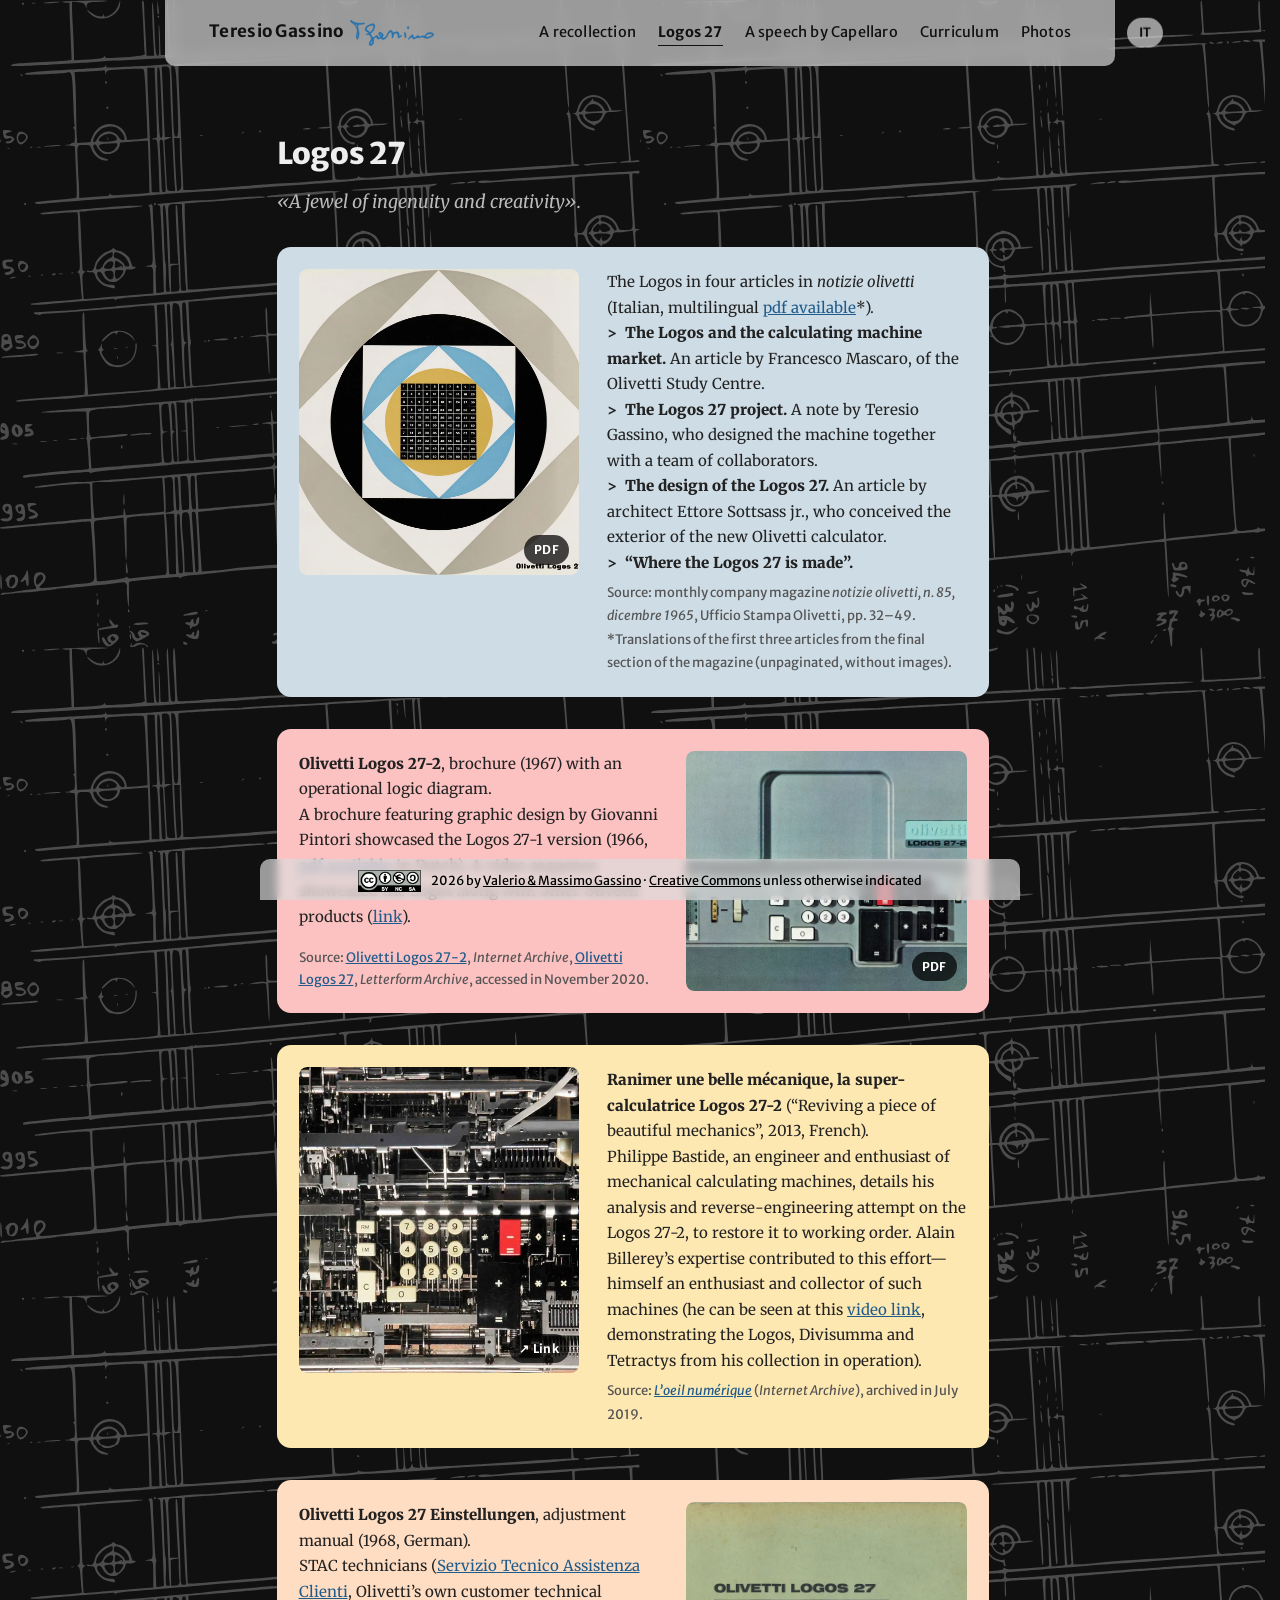
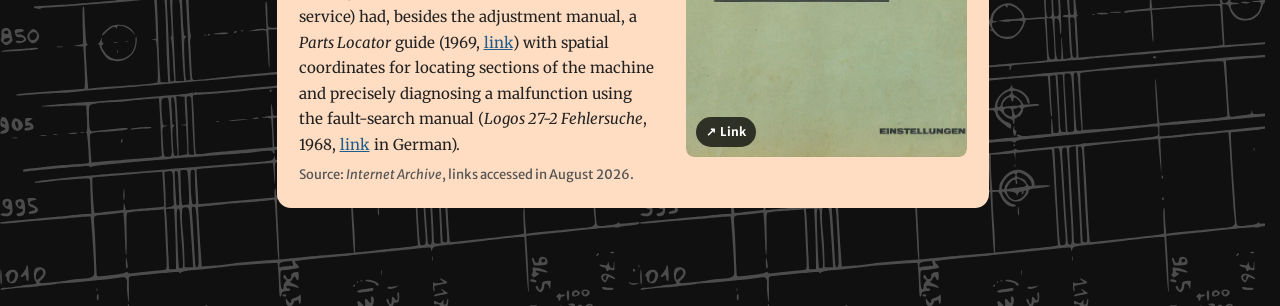
<file: en/logos.html>
<!DOCTYPE html>
<html lang="en" class="no-js">
<head>
<meta charset="UTF-8">
<script>document.documentElement.classList.replace('no-js','js'); if ('scrollRestoration' in history) { history.scrollRestoration = 'manual'; var twS = history.state || {}; if (!twS.twKey) { twS.twKey = 'k' + Date.now().toString(36) + Math.random().toString(36).slice(2, 8); try { history.replaceState(twS, ''); } catch (e) {} } } addEventListener('load', function () { if (!window.__animsReady) { document.documentElement.classList.replace('js', 'no-js'); if ('scrollRestoration' in history) history.scrollRestoration = 'auto'; document.documentElement.classList.add('scroll-smooth'); } });</script>
<meta name="viewport" content="width=device-width, initial-scale=1.0, viewport-fit=cover">
<meta name="referrer" content="strict-origin-when-cross-origin">
<meta name="theme-color" content="#101010">
<title>Teresio Gassino — Logos 27</title>
<meta name="description" content="The story of the Logos 27, the Olivetti mechanical calculator designed by Teresio Gassino and a team of collaborators.">
<link rel="preload" href="/fonts/merriweather-400-normal.woff2" as="font" type="font/woff2" crossorigin>
<link rel="preload" href="/fonts/merriweather-sans-400-normal.woff2" as="font" type="font/woff2" crossorigin>
<link rel="stylesheet" href="/css/style.css">
<link rel="icon" href="/sfondi/favicon.svg" type="image/svg+xml">
<link rel="icon" href="/sfondi/favicon-32.png" sizes="32x32" type="image/png">
<link rel="apple-touch-icon" href="/sfondi/apple-touch-icon.png">
<link rel="canonical" href="https://teresioweb.github.io/en/logos.html">
<link rel="alternate" hreflang="it" href="https://teresioweb.github.io/logos.html">
<link rel="alternate" hreflang="en" href="https://teresioweb.github.io/en/logos.html">
<link rel="alternate" hreflang="x-default" href="https://teresioweb.github.io/logos.html">
<meta property="og:type" content="website">
<meta property="og:site_name" content="Teresio Gassino">
<meta property="og:title" content="Teresio Gassino — Logos 27">
<meta property="og:description" content="The story of the Logos 27, the Olivetti mechanical calculator designed by Teresio Gassino and a team of collaborators.">
<meta property="og:url" content="https://teresioweb.github.io/en/logos.html">
<meta property="og:image" content="https://teresioweb.github.io/images/logos-pintori.webp">
<meta property="og:image:width" content="1200">
<meta property="og:image:height" content="1204">
<meta property="og:image:alt" content="Logos 27 cover with graphic design by Giovanni Pintori">
<meta property="og:locale" content="en_GB">
<meta name="twitter:card" content="summary_large_image">
<meta name="twitter:title" content="Teresio Gassino — Logos 27">
<meta name="twitter:description" content="The story of the Logos 27, the Olivetti mechanical calculator designed by Teresio Gassino and a team of collaborators.">
<meta name="twitter:image" content="https://teresioweb.github.io/images/logos-pintori.webp">
<meta name="twitter:image:alt" content="Logos 27 cover with graphic design by Giovanni Pintori">
<script type="application/ld+json">
{
  "@context": "https://schema.org",
  "@graph": [
    {
      "@type": "CollectionPage",
      "@id": "https://teresioweb.github.io/en/logos.html#page",
      "url": "https://teresioweb.github.io/en/logos.html",
      "name": "Logos 27",
      "inLanguage": "en",
      "isPartOf": {
        "@id": "https://teresioweb.github.io/en/#website"
      },
      "about": [
        {
          "@id": "https://teresioweb.github.io/#teresio"
        },
        {
          "@id": "https://teresioweb.github.io/#logos27"
        }
      ],
      "hasPart": [
        {
          "@type": "CreativeWork",
          "name": "notizie olivetti, n. 85",
          "datePublished": "1965",
          "about": {
            "@id": "https://teresioweb.github.io/#logos27"
          }
        },
        {
          "@type": "CreativeWork",
          "name": "Olivetti Logos 27-2, opuscolo informativo",
          "datePublished": "1967",
          "about": {
            "@id": "https://teresioweb.github.io/#logos27"
          }
        },
        {
          "@type": "CreativeWork",
          "name": "Ranimer une belle mécanique, la super-calculatrice Logos 27-2",
          "datePublished": "2013",
          "about": {
            "@id": "https://teresioweb.github.io/#logos27"
          }
        },
        {
          "@type": "CreativeWork",
          "name": "Olivetti Logos 27 Einstellungen",
          "datePublished": "1968",
          "about": {
            "@id": "https://teresioweb.github.io/#logos27"
          }
        }
      ]
    },
    {
      "@type": "Product",
      "@id": "https://teresioweb.github.io/#logos27",
      "name": "Olivetti Logos 27",
      "category": {
        "@language": "en",
        "@value": "Electromechanical calculator"
      },
      "manufacturer": {
        "@id": "https://teresioweb.github.io/#olivetti"
      },
      "releaseDate": "1965",
      "sameAs": [
        "https://it.wikipedia.org/wiki/Olivetti_Logos_27",
        "https://www.wikidata.org/wiki/Q17637386"
      ]
    }
  ]
}
</script>
</head>
<body class="page-logos">
<a href="#main" class="skip-link">Skip to content</a>
<header class="site-nav">
  <div class="nav-inner">
    <a href="/en/" class="brand"><span class="brand-text">Teresio Gassino</span> <img src="/sfondi/firma.svg" alt="" class="brand-signature"></a>
    <button type="button" class="menu-toggle" aria-controls="nav-links" aria-label="Menu" aria-expanded="false">
      <span aria-hidden="true"></span><span aria-hidden="true"></span><span aria-hidden="true"></span>
    </button>
    <nav class="nav-links" id="nav-links">
    <a href="/en/home.html">A recollection</a>
    <a href="/en/logos.html" class="active" aria-current="page">Logos 27</a>
    <a href="/en/discorso.html">A speech by Capellaro</a>
    <a href="/en/curriculum.html">Curriculum</a>
    <a href="/en/galleria.html">Photos</a>
    <a href="/logos.html" class="lang-link" hreflang="it" lang="it" aria-label="IT &ndash; Versione italiana"><img src="/sfondi/flag-it.svg" alt="" class="lang-flag-icon"><span>IT</span></a>
  </nav>
  </div>
  <a href="/logos.html" class="lang-link-desktop" hreflang="it" lang="it" aria-label="IT &ndash; Versione italiana">IT</a>
</header>

<main id="main" tabindex="-1">
  <h1>Logos 27</h1>
  <p class="page-subtitle">&laquo;A jewel of ingenuity and creativity&raquo;.</p>

  <figure class="reveal-img side color-band" style="--band-color:#CEDCE6;">
    <div class="side-row">
      <a href="/pdf/NotizieOlivetti.pdf" target="_blank" rel="noopener">
      <img src="/images/logos-pintori.webp" width="1200" height="1204" alt="Graphic design by Giovanni Pintori for the Logos 27">
      <span class="img-badge">PDF</span>
    </a>
      <figcaption>
        <h2 class="doc-heading">The Logos in four articles in <em lang="it">notizie olivetti</em> (Italian, multilingual <a href="/pdf/NotizieOlivettiMulti.pdf" target="_blank" rel="noopener">pdf available</a>*).</h2>
        <ul class="doc-list">
          <li><strong>The Logos and the calculating machine market.</strong> An article by Francesco Mascaro, of the Olivetti Study Centre.</li>
          <li><strong>The Logos 27 project.</strong> A note by Teresio Gassino, who designed the machine together with a team of collaborators.</li>
          <li><strong>The design of the Logos 27.</strong> An article by architect Ettore Sottsass jr., who conceived the exterior of the new Olivetti calculator.</li>
          <li><strong>&ldquo;Where the Logos 27 is made&rdquo;.</strong></li>
        </ul>
      </figcaption>
    </div>
    <div class="side-row fonte-row">
      <span class="side-row-spacer"></span>
      <p class="fonte">Source: monthly company magazine <em lang="it">notizie olivetti, n. 85, dicembre 1965</em>, <span lang="it">Ufficio Stampa Olivetti</span>, pp. 32&ndash;49. *Translations of the first three articles from the final section of the magazine (unpaginated, without images).</p>
    </div>
  </figure>

  <figure class="reveal-img side from-right color-band" style="--band-color:#FCC1C1;">
    <div class="side-row">
      <a href="/pdf/Opuscolo1.pdf" target="_blank" rel="noopener">
      <img src="/images/logos-opuscolo.webp" width="800" height="563" alt="Cover of the Logos 27-2 information brochure">
      <span class="img-badge">PDF</span>
    </a>
      <figcaption>
        <h2 class="doc-heading"><strong>Olivetti Logos 27-2</strong>, brochure (1967) with an operational logic diagram.</h2>
        <p>A brochure featuring graphic design by Giovanni Pintori showcased the Logos 27-1 version (1966, <a href="/pdf/Opuscolo2.pdf" target="_blank" rel="noopener">pdf&nbsp;available</a> in Dutch). A video sequence showcased the Logos along with other Olivetti products (<a href="https://www.youtube.com/watch?v=lfbH4H8zvMU" target="_blank" rel="noopener" aria-label="link to the video">link</a>).</p>
        <p class="fonte">Source: <a href="https://archive.org/details/olivettilogos272/" target="_blank" rel="noopener">Olivetti Logos&nbsp;27-2</a>, <em>Internet Archive</em>, <a href="https://oa.letterformarchive.org/item?workID=lfa_pintori_0011" target="_blank" rel="noopener">Olivetti Logos&nbsp;27</a>, <em>Letterform Archive</em>, accessed in November 2020.</p>
      </figcaption>
    </div>
  </figure>

  <figure class="reveal-img side color-band" style="--band-color:#FEE8B2;">
    <div class="side-row">
      <a href="https://web.archive.org/web/20190709182245/http://ananke.blog.lemonde.fr/tag/logos-27-2/" target="_blank" rel="noopener">
      <img src="/images/ranimer-belle-mecanique.webp" width="800" height="533" alt="Overhead view of the Logos 27’s mechanics">
      <span class="img-badge"><span aria-hidden="true">&#8599;</span> Link</span>
    </a>
      <figcaption>
        <h2 class="doc-heading"><strong><span lang="fr">Ranimer une belle m&eacute;canique, la super-calculatrice Logos&nbsp;27-2</span></strong> (&ldquo;Reviving a piece of beautiful mechanics&rdquo;, 2013, French).</h2>
        <p>Philippe Bastide, an engineer and enthusiast of mechanical calculating machines, details his analysis and reverse-engineering attempt on the Logos 27-2, to restore it to working order. Alain Billerey&rsquo;s expertise contributed to this effort&mdash;himself an enthusiast and collector of such machines (he can be seen at this <a href="https://www.youtube.com/watch?v=8Ra22FApGu0" target="_blank" rel="noopener">video&nbsp;link</a>, demonstrating the Logos, Divisumma and Tetractys from his collection in operation).</p>
      </figcaption>
    </div>
    <div class="side-row fonte-row">
      <span class="side-row-spacer"></span>
      <p class="fonte">Source: <a href="https://web.archive.org/web/20190709182245/http://ananke.blog.lemonde.fr/tag/logos-27-2/" target="_blank" rel="noopener"><em lang="fr">L&rsquo;oeil num&eacute;rique</em></a> (<em>Internet Archive</em>), archived in July 2019.</p>
    </div>
  </figure>

  <figure class="reveal-img side from-right color-band" style="--band-color:#FFDDC2;">
    <div class="side-row">
      <a href="https://archive.org/details/mc-27-einstellungen-rid" target="_blank" rel="noopener">
      <img src="/images/einstellungen.webp" width="800" height="566" alt="Cover of the Einstellungen adjustment manual">
      <span class="img-badge img-badge-left"><span aria-hidden="true">&#8599;</span> Link</span>
    </a>
      <figcaption>
        <h2 class="doc-heading"><strong>Olivetti Logos 27 <span lang="de">Einstellungen</span></strong>, adjustment manual (1968, German).</h2>
        <p>STAC technicians (<a href="https://www.storiaolivetti.it/articolo/108-organizzazione-e-formazione-per-lassistenza-te/" target="_blank" rel="noopener"><span lang="it">Servizio Tecnico Assistenza Clienti</span></a>, Olivetti&rsquo;s own customer technical service) had, besides the adjustment manual, a <em>Parts Locator</em> guide (1969, <a href="https://archive.org/details/mc-27-glp-rid" target="_blank" rel="noopener" aria-label="link to the Parts Locator guide">link</a>) with spatial coordinates for locating sections of the machine and precisely diagnosing a malfunction using the fault-search manual (<em>Logos 27-2 <span lang="de">Fehlersuche</span></em>, 1968, <a href="https://archive.org/details/mc-27-fehlerreparatur-alles-rid" target="_blank" rel="noopener" aria-label="link to the fault-search manual">link</a> in German).</p>
      </figcaption>
    </div>
    <div class="side-row fonte-row">
      <span class="side-row-spacer"></span>
      <p class="fonte">Source: <em>Internet Archive</em>, links accessed in August 2026.</p>
    </div>
  </figure>
</main>

<footer>
  <img src="/images/creative.png" width="403" height="141" alt="" class="cc-logo">
  <p>2026 by <a href="mailto:teresiowebpage@protonmail.com">Valerio &amp; Massimo Gassino</a><span class="desktop-dot"> &middot;</span><br class="mobile-break">
  <a href="https://creativecommons.org/licenses/by-nc-sa/4.0/deed.en" target="_blank" rel="noopener">Creative Commons</a> unless otherwise indicated</p>
</footer>

<script src="/js/animations.js"></script>
</body>
</html>
</file>
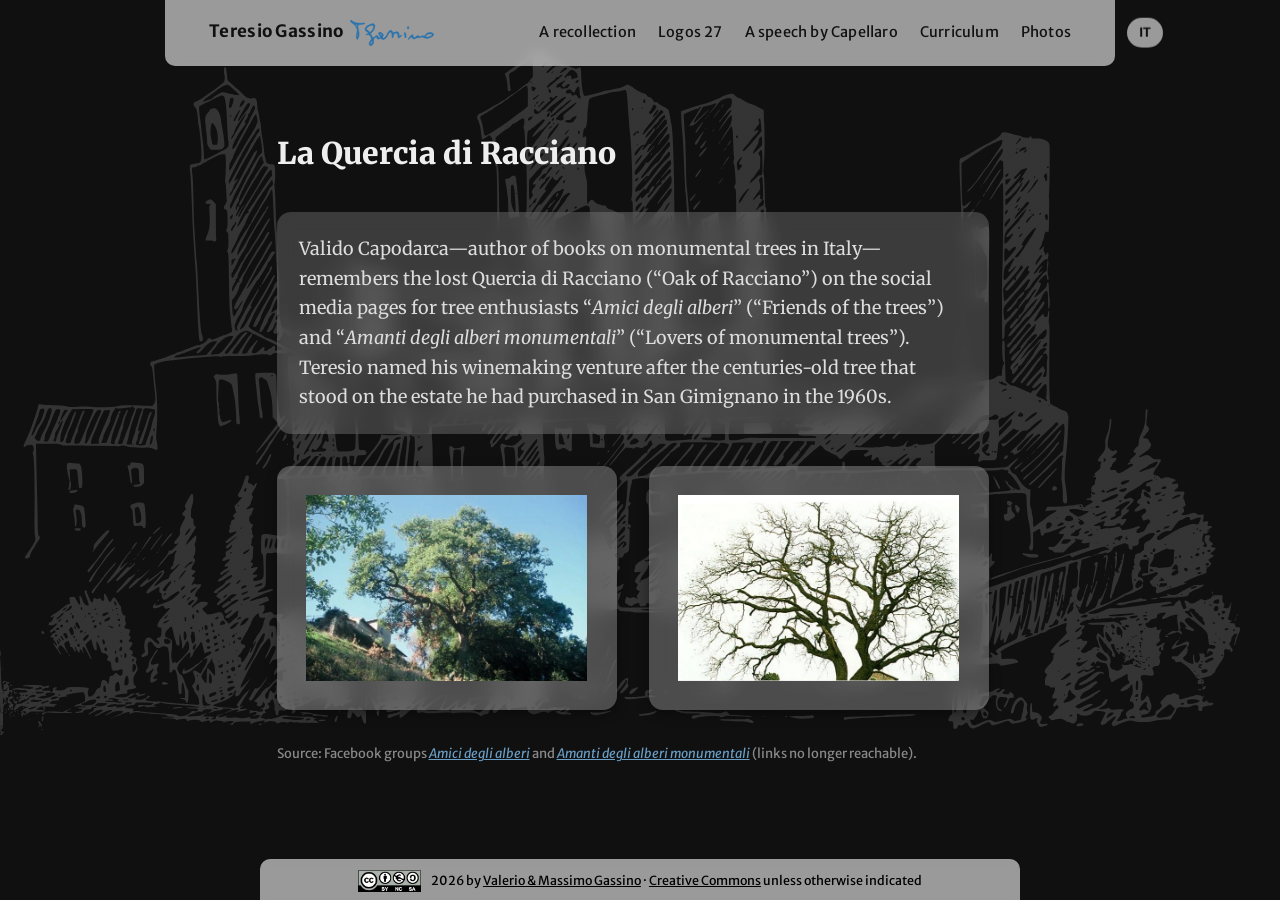
<file: en/quercia.html>
<!DOCTYPE html>
<html lang="en" class="no-js">
<head>
<meta charset="UTF-8">
<script>document.documentElement.classList.replace('no-js','js'); if ('scrollRestoration' in history) { history.scrollRestoration = 'manual'; var twS = history.state || {}; if (!twS.twKey) { twS.twKey = 'k' + Date.now().toString(36) + Math.random().toString(36).slice(2, 8); try { history.replaceState(twS, ''); } catch (e) {} } } addEventListener('load', function () { if (!window.__animsReady) { document.documentElement.classList.replace('js', 'no-js'); if ('scrollRestoration' in history) history.scrollRestoration = 'auto'; document.documentElement.classList.add('scroll-smooth'); } });</script>
<meta name="viewport" content="width=device-width, initial-scale=1.0, viewport-fit=cover">
<meta name="referrer" content="strict-origin-when-cross-origin">
<meta name="theme-color" content="#101010">
<title lang="it">Teresio Gassino — La Quercia di Racciano</title>
<meta name="description" content="The centuries-old oak that gave Teresio Gassino&rsquo;s San Gimignano winemaking venture its name, remembered by Valido Capodarca after its loss.">
<link rel="canonical" href="https://teresioweb.github.io/en/quercia.html">
<link rel="alternate" hreflang="it" href="https://teresioweb.github.io/quercia.html">
<link rel="alternate" hreflang="en" href="https://teresioweb.github.io/en/quercia.html">
<link rel="alternate" hreflang="x-default" href="https://teresioweb.github.io/quercia.html">
<link rel="preload" href="/fonts/merriweather-400-normal.woff2" as="font" type="font/woff2" crossorigin>
<link rel="preload" href="/fonts/merriweather-sans-400-normal.woff2" as="font" type="font/woff2" crossorigin>
<link rel="stylesheet" href="/css/style.css">
<link rel="icon" href="/sfondi/favicon.svg" type="image/svg+xml">
<link rel="icon" href="/sfondi/favicon-32.png" sizes="32x32" type="image/png">
<link rel="apple-touch-icon" href="/sfondi/apple-touch-icon.png">
<meta property="og:type" content="website">
<meta property="og:site_name" content="Teresio Gassino">
<meta property="og:title" content="Teresio Gassino — La Quercia di Racciano">
<meta property="og:description" content="The centuries-old oak that gave Teresio Gassino&rsquo;s San Gimignano winemaking venture its name, remembered by Valido Capodarca after its loss.">
<meta property="og:url" content="https://teresioweb.github.io/en/quercia.html">
<meta property="og:image" content="https://teresioweb.github.io/images/quercia/quercia-1-clump.webp">
<meta property="og:image:width" content="630">
<meta property="og:image:height" content="415">
<meta property="og:image:alt" content="The Quercia di Racciano oak tree in full leaf">
<meta property="og:locale" content="en_GB">
<meta name="twitter:card" content="summary_large_image">
<meta name="twitter:title" content="Teresio Gassino — La Quercia di Racciano">
<meta name="twitter:description" content="La Quercia di Racciano">
<meta name="twitter:image" content="https://teresioweb.github.io/images/quercia/quercia-1-clump.webp">
<meta name="twitter:image:alt" content="The Quercia di Racciano oak tree in full leaf">
<script type="application/ld+json">
{
  "@context": "https://schema.org",
  "@graph": [
    {
      "@type": "WebPage",
      "@id": "https://teresioweb.github.io/en/quercia.html#page",
      "url": "https://teresioweb.github.io/en/quercia.html",
      "name": "La Quercia di Racciano",
      "inLanguage": "en",
      "isPartOf": {
        "@id": "https://teresioweb.github.io/en/#website"
      },
      "about": [
        {
          "@id": "https://teresioweb.github.io/#teresio"
        },
        {
          "@id": "https://teresioweb.github.io/#quercia"
        }
      ]
    },
    {
      "@type": "Thing",
      "@id": "https://teresioweb.github.io/#quercia",
      "name": "La Quercia di Racciano",
      "description": {
        "@language": "en",
        "@value": "Centuries-old oak at Racciano, San Gimignano, after which Teresio Gassino named his Vernaccia; fallen in December 2015."
      },
      "location": {
        "@type": "Place",
        "@id": "https://teresioweb.github.io/#racciano",
        "name": {
          "@language": "en",
          "@value": "Racciano, San Gimignano, Italy"
        }
      }
    }
  ]
}
</script>
</head>
<body class="page-quercia">
<a href="#main" class="skip-link">Skip to content</a>

<!-- This page is intentionally NOT in the nav bar, same as on the original
     Wix site and its Italian counterpart — it's only reachable via the
     "La Quercia di Racciano" link in the essay on the home page. -->
<header class="site-nav">
  <div class="nav-inner">
    <a href="/en/" class="brand"><span class="brand-text">Teresio Gassino</span> <img src="/sfondi/firma.svg" alt="" class="brand-signature"></a>
    <button type="button" class="menu-toggle" aria-controls="nav-links" aria-label="Menu" aria-expanded="false">
      <span aria-hidden="true"></span><span aria-hidden="true"></span><span aria-hidden="true"></span>
    </button>
    <nav class="nav-links" id="nav-links">
    <a href="/en/home.html">A recollection</a>
    <a href="/en/logos.html">Logos 27</a>
    <a href="/en/discorso.html">A speech by Capellaro</a>
    <a href="/en/curriculum.html">Curriculum</a>
    <a href="/en/galleria.html">Photos</a>
    <a href="/quercia.html" class="lang-link" hreflang="it" lang="it" aria-label="IT &ndash; Versione italiana"><img src="/sfondi/flag-it.svg" alt="" class="lang-flag-icon"><span>IT</span></a>
  </nav>
  </div>
  <a href="/quercia.html" class="lang-link-desktop" hreflang="it" lang="it" aria-label="IT &ndash; Versione italiana">IT</a>
</header>

<main id="main" tabindex="-1">
  <h1 lang="it">La Quercia di Racciano</h1>

  <div class="ritagli-band">
    <p>Valido Capodarca&mdash;author of books on monumental trees in Italy&mdash;remembers the lost <span lang="it">Quercia di Racciano</span> (&ldquo;Oak of Racciano&rdquo;) on the social media pages for tree enthusiasts &ldquo;<em lang="it">Amici degli alberi</em>&rdquo; (&ldquo;Friends of the trees&rdquo;) and &ldquo;<em lang="it">Amanti degli alberi monumentali</em>&rdquo; (&ldquo;Lovers of monumental trees&rdquo;). Teresio named his winemaking venture after the centuries-old tree that stood on the estate he had purchased in San Gimignano in the 1960s.</p>
  </div>

  <div class="clump-stage">
    <div class="clump-anchor">
      <div class="clump-photo" style="--fx:900px; --fy:-122px; --tx:-356px; --ty:-122px; --delay:0.06s; animation-duration:1.1s;">
        <a href="/images/quercia/quercia-racciano-1.webp" target="_blank" rel="noopener" class="doc-viewer-trigger" data-doc-src="/images/quercia/quercia-racciano-1.webp" data-doc-alt="Facebook post by Valido Capodarca, 28 October 2014, «La Quercia di Racciano»" data-text-target="text-quercia-1">
          <img src="/images/quercia/quercia-1-clump.webp" width="630" height="415" alt="The Quercia di Racciano in full leaf, seen from below next to a stone building">
        <span class="clump-badge">The Oak</span>
        </a>
      </div>
      <div class="clump-photo" style="--fx:900px; --fy:-122px; --tx:16px; --ty:-122px; --delay:0.49s; animation-duration:0.8s;">
        <a href="/images/quercia/quercia-racciano-2.webp" target="_blank" rel="noopener" class="doc-viewer-trigger" data-doc-src="/images/quercia/quercia-racciano-2.webp" data-doc-alt="Facebook post by Valido Capodarca, 7 January 2019, «La scomparsa della Quercia di Racciano»" data-text-target="text-quercia-2">
          <img src="/images/quercia/quercia-2-clump.webp" width="630" height="415" alt="The Quercia di Racciano bare in winter, its branches seen from below against the sky">
        <span class="clump-badge">Its Loss</span>
        </a>
      </div>
    </div>
  </div>

  <p class="fonte">Source: Facebook groups <a href="https://www.facebook.com/groups/37388146517/permalink/10152876722151518/" target="_blank" rel="noopener"><em lang="it">Amici degli alberi</em></a> and <a href="https://www.facebook.com/groups/45736018307/permalink/10157002634758308/" target="_blank" rel="noopener"><em lang="it">Amanti degli alberi monumentali</em></a> (links no longer reachable).</p>
</main>

<!-- document viewer: shared dialog for every .doc-viewer-trigger on
     this page (see initDocViewer() in animations.js) — same pattern
     as discorso.html's BanchelliLogos/BanchelliRicordo. -->
<dialog class="doc-viewer-overlay" aria-label="Enlarged document">
  <div class="doc-viewer-bar">
    <button type="button" class="doc-viewer-toggle" aria-pressed="false" hidden>Text version</button>
    <button type="button" class="doc-viewer-close" aria-label="Close">&times;</button>
  </div>
  <div class="doc-viewer-scroll" tabindex="0" role="region" aria-label="Document">
    <img src="[data-uri]" alt="">
  </div>
  <div class="doc-viewer-text" tabindex="0" role="region" aria-label="Transcript" hidden></div>
</dialog>

<!-- transcripts, inert until initDocViewer() clones one into
     .doc-viewer-text on open. Translated from the Italian transcripts
     of the Facebook screenshots (images/quercia/quercia-racciano-1.webp
     and -2.webp) — see the "Fonte"/"Source" line above. -->
<template id="text-quercia-1">
  <div class="doc-viewer-text-inner">
    <p class="doc-viewer-text-meta">Facebook post by Valido Capodarca of 28 October 2014. Text translated from the original Italian.</p>
    <p><strong lang="it">LA QUERCIA DI RACCIANO</strong></p>
    <p>If 10 years ago we had ranked the three largest oaks in the province of Siena, the ranking would have looked like this. 1st. <span lang="it">Il Quercione del Conte Roghi</span>, in Torrita di Siena (measurements: 5.90 m circumference, 23 m height, 37 m canopy diameter); 2nd. <span lang="it">La Quercia di Racciano</span> (5.20&ndash;24&ndash;36); 3rd: <span lang="it">il Quercione delle Checche</span> (4.70&ndash;21&ndash;35). Ten years were enough to turn the whole ranking upside down. <span lang="it">Il Quercione del Conte Roghi</span> has vanished from the rankings altogether, having lost half its trunk and almost its entire canopy. <span lang="it">Il Quercione delle Checche</span> saw its circumference grow to 4.90 and its canopy diameter to 36 (an average of 38.5 on the longer axis and 33.5 on the shorter one); but having since lost its large branch on the shorter axis, that measurement now needs revisiting.</p>
    <p>Left in the shadows this whole time is the immense <span lang="it">Quercia di Racciano</span>. On the I.G.M. maps (dated to the 1950s, yet still the only ones in force), near Racciano, a hamlet of San Gimignano, the name recorded is that of a farm: <span lang="it">Podere Le Ginestre</span>. In the 1960s the Piedmontese Teresio Gassino bought the farm and renamed it &laquo;<span lang="it">Quercia di Racciano</span>&raquo;, in tribute to the great oak that was worth more than the farm itself. When Gassino died, his heirs kept the farm&rsquo;s name but not its purpose, turning it into an <span lang="it">agriturismo</span>. The oak had been given ample space in the book &laquo;<span lang="it">Patriarchi della Natura</span>&raquo;, published by the Province of Siena in 1997.</p>
    <p>In 2002, the year this photo is from, the tree was showing clear signs of decline. A large branch had been dried out by a lightning strike, another had snapped halfway along its length. At the break, amid the rotting tissue, a colony of hornets had moved in. The fallen part had come to rest straddling the high-voltage cables, and people were wondering how to remove it.</p>
    <p>The tree was sending out clear calls for help. Would they be heeded? Or would the great Oak fall apart amid everyone&rsquo;s inaction? here, even more than on other occasions, someone really ought to go and check on it and give us an update.</p>
    <p class="doc-viewer-text-meta">Photo: a large oak with a wide canopy next to a building on a grassy slope.</p>
  </div>
</template>

<template id="text-quercia-2">
  <div class="doc-viewer-text-inner">
    <p class="doc-viewer-text-meta">Facebook post by Valido Capodarca of 7 January 2019. Text translated from the original Italian.</p>
    <p><strong lang="it">LA SCOMPARSA DELLA QUERCIA DI RACCIANO</strong></p>
    <p>I must have been really bad this past year, if the <span lang="it">Befana</span> decided to reward me with a gift of this size: the news of the disappearance&mdash;which actually happened over three years ago&mdash;of one of the finest oaks I&rsquo;ve come to know in 40 years of research, the <span lang="it">Quercia di Racciano</span>.</p>
    <p>When, in the 1960s, the Piedmontese Teresio Gassino bought the <span lang="it">Podere Le Ginestre</span>, a few kilometres from San Gimignano, he renamed it <span lang="it">Quercia di Racciano</span>, in tribute to the finest thing on the estate. There has been no publication on the subject that failed to give it due consideration. The measurements I recorded when it was included in &laquo;<span lang="it">Alberi Monumentali della Toscana</span>&raquo;, in 2003, were 5.20 m for the trunk&rsquo;s circumference, and as much as 36 metres for the spread of its canopy. Its health looked somewhat compromised, mostly because of two violent lightning strikes that had hit it, one fairly recent. And yet, Google&rsquo;s photos from 2017 still showed it standing. They must have been out of date. Indeed, just yesterday, commenting on my post from 29 November 2017, Massimo Gassino, son of the late Teresio, wrote this:</p>
    <blockquote>
      <p>It was 18 December 2015, and with a great roar, almost like an earthquake, the great monument came down. A few months earlier we had called in a specialist company to remove the dry branches and tend to the ones in poor shape. As it turned out, that work only ended up upsetting the giant&rsquo;s balance, and it came down in November [<em lang="la">sic</em>]. Looking at the trunk afterwards, you could see there was little healthy wood left, and only the outer bark still seemed to be in decent condition. For us it was something of a tragedy. Luckily my father Teresio was no longer with us by then, or he would have suffered terribly, having built the farm around that tree. We still wonder whether there was anything we could have done, but the experts told us that after being struck and battered by two lightning strikes over the years, there wasn&rsquo;t much to be done. Three years on, the giant is still lying there, since the steep slope makes it hard to bring equipment in, and specialised machinery would be needed anyway, given the size of the trunk.</p>
    </blockquote>
    <p>Confirming Massimo&rsquo;s words, Google has also updated its satellite images, and where the farm stands you can see the great body of the oak still lying on the ground.</p>
    <p>Let&rsquo;s remember it with two photos: the first, from the 1990s, with the Oak still in full health; the second, taken shortly after it fell, sent to us by Massimo Gassino himself.</p>
    <p class="doc-viewer-text-meta">Photo 1: a large oak with a majestic tangle of bare branches and no visible canopy. Photo 2: the oak&rsquo;s fallen trunk lying on a grassy slope.</p>
  </div>
</template>

<footer>
  <img src="/images/creative.png" width="403" height="141" alt="" class="cc-logo">
  <p>2026 by <a href="mailto:teresiowebpage@protonmail.com">Valerio &amp; Massimo Gassino</a><span class="desktop-dot"> &middot;</span><br class="mobile-break">
  <a href="https://creativecommons.org/licenses/by-nc-sa/4.0/deed.en" target="_blank" rel="noopener">Creative Commons</a> unless otherwise indicated</p>
</footer>

<script src="/js/animations.js"></script>
</body>
</html>
</file>
<file: css/style.css>
/* Merriweather and Merriweather Sans, self-hosted under the SIL OFL, so no
   request ever leaves for a third-party font server. Every font-weight
   declared in this file has a real loaded face behind it.  → DECISIONS.md
   §1 */
@font-face {
  font-family: 'Merriweather';
  font-style: normal;
  font-weight: 300;
  font-display: swap;
  src: url('../fonts/merriweather-300-normal.woff2') format('woff2');
}
@font-face {
  font-family: 'Merriweather';
  font-style: normal;
  font-weight: 400;
  font-display: swap;
  src: url('../fonts/merriweather-400-normal.woff2') format('woff2');
}
@font-face {
  font-family: 'Merriweather';
  font-style: italic;
  font-weight: 400;
  font-display: swap;
  src: url('../fonts/merriweather-400-italic.woff2') format('woff2');
}
@font-face {
  font-family: 'Merriweather';
  font-style: normal;
  font-weight: 700;
  font-display: swap;
  src: url('../fonts/merriweather-700-normal.woff2') format('woff2');
}
@font-face {
  font-family: 'Merriweather';
  font-style: normal;
  font-weight: 900;
  font-display: swap;
  src: url('../fonts/merriweather-900-normal.woff2') format('woff2');
}
@font-face {
  font-family: 'Merriweather Sans';
  font-style: normal;
  font-weight: 300;
  font-display: swap;
  src: url('../fonts/merriweather-sans-300-normal.woff2') format('woff2');
}
@font-face {
  font-family: 'Merriweather Sans';
  font-style: normal;
  font-weight: 400;
  font-display: swap;
  src: url('../fonts/merriweather-sans-400-normal.woff2') format('woff2');
}
@font-face {
  font-family: 'Merriweather Sans';
  font-style: italic;
  font-weight: 400;
  font-display: swap;
  src: url('../fonts/merriweather-sans-400-italic.woff2') format('woff2');
}
@font-face {
  font-family: 'Merriweather Sans';
  font-style: normal;
  font-weight: 700;
  font-display: swap;
  src: url('../fonts/merriweather-sans-700-normal.woff2') format('woff2');
}
@font-face {
  font-family: 'Merriweather Sans';
  font-style: normal;
  font-weight: 800;
  font-display: swap;
  src: url('../fonts/merriweather-sans-800-normal.woff2') format('woff2');
}

* { box-sizing: border-box; margin: 0; padding: 0; }

/* Every font-size in this file is in rem, and they all resolve against this
   one value — which is the reader's own browser setting, not a number of
   ours.  → DECISIONS.md §2, §B */
html {
  font-size: 100%;
}

/* Suppresses the default tap highlight mobile browsers draw over any tapped
   link or button.  → DECISIONS.md §3 */
* {
  -webkit-tap-highlight-color: transparent;
}

/* ...and puts something back in its place: with the tap highlight off and
   no :active anywhere in the file, a tap on a link, a badge or a photo drew
   no acknowledgement at all. Scoped to (hover: none) because a mouse
   already has :hover; opacity, because it reads on both text and
   photographs; transition:none so the dimming lands on the press.
     → DECISIONS.md §AK.4 */
@media (hover: none) {
  a:active,
  button:active {
    opacity: 0.55;
    transition: none;
  }
}

html {
  scrollbar-gutter: stable;
}

/* Keeps a focused link out from under the two fixed bars. scroll-padding
   and not scroll-margin on :focus-visible: the bug is that no scroll is
   started at all, and only scroll-padding shrinks the scrollport the
   "already in view" test reads. Both scroll-margin-top values on the site
   are 12px because this padding adds to them. Change this, change both.
     → DECISIONS.md §AH */
html {
  scroll-padding-top: 5.5rem;
  scroll-padding-bottom: 5rem;
}

/* Smooth in-page jumps (footnote round-trip on home.html, highlighted
   word -> ritaglio on discorso.html). Gated behind a class rather than
   sitting on html from the start, because a scroll restore performed while
   smooth is in force is an ANIMATED scroll and mobile engines cancel it
   partway. initScrollMemory() owns the gate.  → DECISIONS.md §G, §H */
html.scroll-smooth {
  scroll-behavior: smooth;
}

/* keyboard-focus outline, kept off for mouse/touch via :focus-visible —
   currentColor so it reads correctly both on the light nav bar (#111)
   and on the dark page body (#eee) without a separate color per context */
a:focus-visible,
button:focus-visible {
  outline: 2px solid currentColor;
  outline-offset: 3px;
  border-radius: 2px;
}

/* --- The breakpoint ladder -------------------------------------------
   Six width thresholds, all in em, and the em is deliberate: in a media
   query em is measured against the BROWSER'S default font size, not
   against anything html sets. A reader who raises that default from 16px
   to 20px — which this site's audience does more than most — moves every
   threshold up by a quarter, so the layout changes when their text
   actually needs the room instead of at a pixel width that means nothing
   to them.

   Each rung is a component's geometry, not a device:

     35em     (560px) landing card: image and text side by side stop
                      fitting, card goes to one column
     37.5em   (600px) lightbox arrows shrink before they crowd the image
     40em     (640px) .side-row: two photos side by side inside the 760px
                      column go to one column
     43.75em  (700px) the phone rung — main padding, h1 sizes, the footer
                      going to two lines, hero and essay type
     50em     (800px) the clump stage: photos land in a cluster above the
                      text instead of beside it
                      (paired with min-width: 50.0625em, which is 801px —
                      the odd figure is the exact complement, so the two
                      halves meet without a gap; change one, change both)
     67.5em  (1080px) nav collapses to the burger, language pill follows

   Pick an existing rung before adding a seventh. Why there are six and
   not three, and why the blocks sit next to the rules they modify rather
   than gathered per breakpoint: → DECISIONS.md §J */

/* Skip link: the first focusable thing on every page. Off-screen until
   focused, then it drops into view above the nav.  → DECISIONS.md §4 */
.skip-link {
  position: fixed;
  top: -60px;
  left: 12px;
  z-index: 200;
  padding: 10px 16px;
  background: #101010;
  color: #eee;
  font-family: 'Merriweather Sans', Arial, sans-serif;
  font-size: 0.875rem;
  text-decoration: none;
  border-radius: 0 0 6px 6px;
  transition: top 0.2s ease;
}

.skip-link:focus {
  top: 0;
}

/* respect the OS-level "reduce motion" setting: collapses every
   transition/animation on the site (scroll-reveal slides/fades, nav
   hide-on-scroll, burger morph, lightbox, etc.) down to effectively
   instant, without having to touch each rule individually */
@media (prefers-reduced-motion: reduce) {
  *,
  *::before,
  *::after {
    animation-duration: 0.01ms !important;
    animation-iteration-count: 1 !important;
    transition-duration: 0.01ms !important;
    scroll-behavior: auto !important;
  }
}

/* On <body> for as long as either dialog is open, so the page's own
   scrollbar doesn't sit visible behind it.  → DECISIONS.md §5 */
.body-scroll-locked {
  overflow: hidden;
}

body {
  font-family: 'Merriweather', Georgia, serif;
  background: #101010;
  color: #eee;
  min-height: 100vh;
  line-height: 1.8;
  overflow-x: hidden;
  /* Stops iOS Safari's "font boosting" heuristic from rescaling text on
     its own between portrait and landscape.  → DECISIONS.md §6 */
  -webkit-text-size-adjust: 100%;
  text-size-adjust: 100%;
  /* Reserves room for the fixed nav, in rem so the gap grows together
     with the bar's own type. The rem alone stops holding once §AJ lets
     the brand wrap, so initNavHeight() publishes the bar's measured
     height as --nav-h and max() takes whichever is larger. No slack is
     added on top of the measurement; the fallback is the same 4.125rem.
       → DECISIONS.md §7, §AJ.2 */
  padding-top: max(4.125rem, var(--nav-h, 4.125rem));
}

/* Site nav: fixed bar, hides on scroll down and returns on scroll up.
   Floats at max-width 59.375rem (950px at a 16px default) — wider than main
   and footer's shared 760px, on purpose. In rem, so the bar widens with the
   labels it holds, like the 67.5em breakpoint below.  → DECISIONS.md §8, §AA */
.site-nav {
  position: fixed;
  top: 0;
  left: 0;
  right: 0;
  max-width: 59.375rem;
  margin: 0 auto;
  z-index: 100;
  padding: 0 44px;
  background: rgba(220, 220, 220, 0.68);
  backdrop-filter: blur(6px);
  -webkit-backdrop-filter: blur(6px);
  border-radius: 0 0 10px 10px;
  transition: transform 0.35s ease;
}

.site-nav.nav-hidden {
  transform: translateY(-100%);
}

/* Brings the auto-hidden bar back whenever anything inside it takes focus,
   so a focus ring is never drawn above the viewport edge — a fixed element
   is never scrolled into view. The second rule is for the pill, which is
   fixed in its own right and carries its own .nav-hidden.
     → DECISIONS.md §AK.1 */
.site-nav.nav-hidden:focus-within {
  transform: none;
}

.site-nav:focus-within .lang-link-desktop.nav-hidden {
  transform: translateY(-50%);
  opacity: 1;
}

.nav-inner {
  /* 56.25rem = 900px at a 16px default; in rem for the same reason as
     .site-nav above.  → DECISIONS.md §AA */
  max-width: 56.25rem;
  margin: 0 auto;
  display: flex;
  flex-wrap: nowrap;
  align-items: center;
  justify-content: space-between;
  gap: 28px;
  padding: 16px 0;
}

.brand,
.nav-links {
  position: relative;
  z-index: 1;
}

.brand {
  font-family: 'Merriweather Sans', Arial, sans-serif;
  color: #111;
  font-weight: 700;
  font-size: 1.0625rem;
  letter-spacing: 0.3px;
  text-decoration: none;
  white-space: nowrap;
  display: inline-flex;
  align-items: center;
  gap: 6px;
  /* A flex item's automatic minimum size is its content, and this one's
     cannot shrink (nowrap), so at a large default font the burger beside
     it absorbed the whole shortfall. This lets the brand yield.
       → DECISIONS.md §AJ.1 */
  min-width: 0;
}

.brand-text {
  padding-bottom: 2px;
  border-bottom: 1px solid transparent;
}

.brand:hover .brand-text {
  border-bottom-color: #111;
}

/* in rem so the signature scales with the brand text beside it: with
   everything else in the bar sized from the root font, a fixed 26px
   mark would grow visibly smaller relative to the wordmark as soon as
   the reader raises their default font size. */
.brand-signature {
  height: 1.625rem;
  width: auto;
  display: block;
  /* Same override as .brand itself (§AJ.1): a replaced element's automatic
     minimum size in a flex row is its own rendered size, so without this
     the image refused to shrink and pushed the burger past the edge.
       → DECISIONS.md §AL.1 */
  min-width: 0;
  /* Lets flex-shrink make the box narrower than the aspect ratio wants
     without stretching the drawing to fill it — the box shrinks, the
     signature scales down inside it, nothing distorts.
       → DECISIONS.md §AL.1 */
  object-fit: contain;
}

.nav-links {
  display: flex;
  flex-wrap: nowrap;
  justify-content: flex-end;
  gap: 22px;
}

.nav-links a {
  font-family: 'Merriweather Sans', Arial, sans-serif;
  color: #111;
  text-decoration: none;
  font-size: 0.90625rem;
  letter-spacing: 0.2px;
  /* One line per label in the horizontal bar, and inherited by the burger
     dropdown, where the longest label outgrows the column at a 320px
     viewport and a 32px default font and is clipped at both ends. Left as
     it is on purpose; what letting it wrap would cost is written down.
       → DECISIONS.md §AM */
  white-space: nowrap;
  /* the underline is reserved from the start, transparent until it's
     wanted — same trick already used on .brand-text just above, and
     for the same reason: a border that appears only on :hover adds a
     pixel of height to the row the moment the cursor lands on a link,
     and the whole bar twitches. */
  border-bottom: 1px solid transparent;
  transition: opacity 0.2s ease, border-bottom-color 0.2s ease;
}

/* Hover carries the underline only; the weight change is on .active, which
   is set in the markup and never changes while the page is open.  →
   DECISIONS.md §9 */
.nav-links a:hover {
  border-bottom-color: #111;
}

.nav-links a.active {
  font-weight: 700;
  border-bottom-color: #111;
}

/* 26x24: a 26x20 GLYPH inside a 24px-tall target box. SC 2.5.8 measures
   the target, not the drawing. Keep the glyph at 26x20 — its top rule
   lands on the cap height of "Teresio Gassino", and that shared edge is
   what makes the nav read as aligned.  → DECISIONS.md §S */
.menu-toggle {
  display: none;
  position: relative;
  z-index: 1;
  width: 26px;
  height: 24px;
  /* The 26px above is a flex-basis, not a floor: with the default
     flex-shrink:1 the bar handed this button the entire shortfall whenever
     the brand outgrew the row, and it measured 0 from a 24px default font
     upward. Never shrink.  → DECISIONS.md §AJ.1 */
  flex: 0 0 auto;
  background: none;
  border: none;
  padding: 0;
  cursor: pointer;
}

.menu-toggle span {
  position: absolute;
  left: 0;
  right: 0;
  height: 2px;
  border-radius: 2px;
  background: #111;
  transition: top 0.3s ease, transform 0.3s ease, opacity 0.2s ease;
}

/* Direction-specific easing, and it is not decoration: with one shared
   `ease` the bars converged as fast as they rotated and read as a single
   blurred bar mid-animation. Two declarations because closing wants the
   mirror of opening.  → DECISIONS.md §V */
.menu-toggle span {
  transition: top 0.3s cubic-bezier(0.16, 1, 0.3, 1),
              transform 0.3s cubic-bezier(0.7, 0, 0.84, 0),
              opacity 0.2s ease 0.1s;
}

.menu-toggle.open span {
  transition: top 0.3s cubic-bezier(0.7, 0, 0.84, 0),
              transform 0.3s cubic-bezier(0.16, 1, 0.3, 1),
              opacity 0.2s ease;
}

/* 2 / 11 / 20 centres the 20px glyph in the 24px box: bars occupy
   2-4, 11-13, 20-22, so the drawing spans 2..22 and its midpoint is 12,
   the box midpoint. The 9px gap between rules is unchanged. */
.menu-toggle span:nth-child(1) { top: 2px; }
.menu-toggle span:nth-child(2) { top: 11px; }
.menu-toggle span:nth-child(3) { top: 20px; }

.menu-toggle.open span:nth-child(1) {
  top: 11px;
  transform: rotate(45deg);
}

.menu-toggle.open span:nth-child(2) {
  opacity: 0;
}

.menu-toggle.open span:nth-child(3) {
  top: 11px;
  transform: rotate(-45deg);
}

/* Mobile: thin bar with brand left and burger right, links folding into a
   dropdown. In em rather than px, because what this threshold measures is
   how much room six text labels need.  → DECISIONS.md §10 */
@media (max-width: 67.5em) {
  .site-nav {
    /* Keeps the normal 20px on phones without a notch, and grows past
       it where a landscape notch would otherwise sit on the brand or
       the burger.  → DECISIONS.md §11 */
    padding: 0 max(20px, env(safe-area-inset-right)) 0 max(20px, env(safe-area-inset-left));
    max-width: none;
    border-radius: 0;
  }

  .nav-inner {
    padding: 12px 0;
  }

  /* Below the breakpoint the row is brand + burger and nothing else, so
     the brand is free to take a second line rather than push the burger
     off the right edge; above it the bar has room, which is why this is
     scoped. Both selectors are needed: nowrap is set on .brand, and
     .brand-text holds the words.  → DECISIONS.md §AJ.1 */
  .brand,
  .brand-text {
    white-space: normal;
  }

  /* Letting the wordmark wrap (above) frees height, not width: the
     signature still sits on the same line beside it, so the row can still
     outgrow itself even after §AJ.1. Same fallback the dropdown's items
     already use (§AJ.3).  → DECISIONS.md §AL.1 */
  .brand {
    flex-wrap: wrap;
    row-gap: 2px;
  }

  .menu-toggle {
    display: block;
  }

  /* visibility:hidden takes the closed dropdown out of the tab order and
     the accessibility tree, which the max-height/opacity/pointer-events
     trio never did.  → DECISIONS.md §12 */
  .nav-links {
    display: flex;
    position: absolute;
    top: 100%;
    left: 0;
    right: 0;
    flex-direction: column;
    align-items: center;
    /* The desktop rule above uses flex-end; here the axis is vertical and
       the box is capped, so flex-end pushed the overflow off the TOP,
       behind the bar and into the overflow:hidden below. Start, so what
       does not fit falls off the bottom where the reader can see it go.
         → DECISIONS.md §AJ.3 */
    justify-content: flex-start;
    gap: 4px;
    padding: 0 24px;
    background: rgba(220, 220, 220, 0.9);
    backdrop-filter: blur(6px);
    -webkit-backdrop-filter: blur(6px);
    max-height: 0;
    opacity: 0;
    overflow: hidden;
    pointer-events: none;
    visibility: hidden;
    transition: max-height 0.55s cubic-bezier(0.25, 0.8, 0.25, 1), opacity 0.4s ease, padding 0.55s ease, visibility 0s 0.55s;
  }

  .nav-links a {
    padding: 9px 0;
  }

  .nav-links.open {
    /* 25rem is the 400px this always had, now in rem so the cap grows with
       the six labels it has to clear. min() with the viewport because the
       dropdown hangs off a fixed bar: anything past the bottom edge is not
       scrolled to, it is gone. --nav-h is §AJ.2's measurement.
         → DECISIONS.md §AJ.3 */
    max-height: min(25rem, calc(100vh - var(--nav-h, 4.125rem) - 1rem));
    /* Only on .open: closed, the list keeps the overflow:hidden that
       makes the max-height animation work. A menu the reader cannot
       scroll is a menu missing its last items.  → DECISIONS.md §AJ.3 */
    overflow-y: auto;
    overscroll-behavior: contain;
    opacity: 1;
    padding: 22px 24px 26px;
    pointer-events: auto;
    visibility: visible;
    transition-delay: 0s;
  }

  /* No JavaScript, no burger: the dropdown could never open, and below this
     breakpoint every destination and the language link lived only in it.
     The bar joins the flow and prints its links as a wrapped row beneath
     the brand, so body stops reserving the fixed strip.  → DECISIONS.md §AO */
  html.no-js {
    scroll-padding-top: 0;
  }

  .no-js body {
    padding-top: 0;
  }

  .no-js .site-nav {
    position: relative;
  }

  .no-js .nav-inner {
    flex-wrap: wrap;
    row-gap: 6px;
  }

  .no-js .menu-toggle {
    display: none;
  }

  .no-js .nav-links {
    position: static;
    flex: 1 1 100%;
    flex-direction: row;
    flex-wrap: wrap;
    justify-content: flex-start;
    gap: 2px 18px;
    padding: 0;
    max-height: none;
    overflow: visible;
    opacity: 1;
    visibility: visible;
    pointer-events: auto;
    background: transparent;
    backdrop-filter: none;
    -webkit-backdrop-filter: none;
    transition: none;
  }

  .no-js .nav-links a {
    padding: 4px 0;
    line-height: 1.4;
  }
}

main {
  /* 760px, matching footer below and the clump's resting frame
     further down — see the note on .site-nav for why this is shared
     on purpose while the nav's own 59.375rem isn't. */
  max-width: 760px;
  margin: 0 auto;
  padding: 60px 24px 6.125rem;
  /* No focus ring on <main> itself: its tabindex="-1" exists only as a
     target for the skip link to move focus to, never as something to draw
     a box around.  → DECISIONS.md §13 */
  outline: none;
}

h1 {
  font-size: 1.875rem;
  font-weight: 700;
  margin-bottom: 28px;
}

/* Zeroes the trailing margin of whatever element happens to close a page,
   so the gap down to the footer is one predictable value everywhere.  →
   DECISIONS.md §14 */
main > *:last-child {
  margin-bottom: 0;
}

/* vertical rhythm, scaled down for mobile: the same fixed pixel gap
   reads as proportionally larger on a small screen (less surrounding
   content, less width) than on desktop, so mobile gets its own
   smaller values instead of inheriting the desktop numbers as-is */
@media (max-width: 43.75em) {
  main {
    padding-top: 24px;
    padding-bottom: 61px;
  }

  h1 {
    margin-bottom: 12px;
  }

  /* Extra bottom padding on Home, so the closing fregio keeps a visible
     gap above the fixed footer even on a notched phone.  → DECISIONS.md
     §15 */
  body.page-home main {
    padding-bottom: 7.25rem;
  }
}

/* The five section-index pages take a sans title; Home's masthead and
   Quercia keep the serif h1. Weight 800, the heaviest cut this family
   actually has.  → DECISIONS.md §16 */
body.page-index h1,
body.page-logos h1,
body.page-discorso h1,
body.page-curriculum h1,
body.page-galleria h1 {
  font-family: 'Merriweather Sans', Arial, sans-serif;
  font-weight: 800;
}

/* quercia.html: same serif h1 as everywhere else, just at the heavier
   900 cut already used for home's masthead title — pixel size left
   exactly as the generic h1 rule sets it. */
body.page-quercia h1 {
  font-weight: 900;
}

/* Dek-style subtitle under those five titles: serif italic, deliberately a
   different register from the sans title just above it.  → DECISIONS.md §17 */
h1:has(+ .page-subtitle) {
  margin-bottom: 8px;
}

.page-subtitle {
  font-family: 'Merriweather', Georgia, serif;
  font-style: italic;
  font-weight: 400;
  font-size: 1.125rem;
  line-height: 1.5;
  color: #bbb;
  margin-bottom: 28px;
}

@media (max-width: 43.75em) {
  h1:has(+ .page-subtitle) {
    margin-bottom: 4px;
  }

  .page-subtitle {
    font-size: 1rem;
    margin-bottom: 12px;
  }
}

/* On these two label-dense pages the short bold lead-ins take the 900 cut,
   so they read as landmarks rather than as ordinary emphasis.  →
   DECISIONS.md §18 */
body.page-logos strong,
body.page-curriculum strong {
  font-weight: 900;
}

h2 {
  font-size: 1.25rem;
  font-weight: 700;
  margin: 36px 0 12px;
}

p {
  margin-bottom: 18px;
  color: #ddd;
}

/* Link colour as a custom property, so each background context can override
   it locally instead of every context needing its own fully-specified
   selector.  → DECISIONS.md §19 */
:root {
  /* Same hue family as the brand blue, at a lightness tuned for this
     context: 6.62:1 on the page background, 5.47:1 on .essay-block.  →
     DECISIONS.md §20 */
  --link: #699EC6;

  /* The page is dark by design, but nothing told the browser so, and every
     UA-rendered surface stayed light — the page scrollbar and the three
     scrollable dark panels drew a white bar against #101010. The print
     block re-declares this as `light`, on :root and not html.
       → DECISIONS.md §L */
  color-scheme: dark;
}

.color-band {
  --link: #205C8B; /* min 4.57 su tutte le bande — la tonalità più
                       vicina possibile all'originale #2974AE (3.22 min,
                       non conforme) che superi comunque 4.5:1 ovunque */
}

.ritagli-band {
  --link: #A8D5F2; /* 5.51 sul grigio */
  /* Only the link colour lives here, with the other two contexts, so the
     three ratios can be compared at a glance when any one is retuned. The
     band's own layout is further down — search ".ritagli-band {" again. */
}

a {
  color: var(--link);
}

figure {
  margin: 32px 0;
}

figcaption {
  font-size: 0.8125rem;
  color: #888;
  margin-top: 8px;
}

/* --- scroll-reveal images: slide in from a side, once --- */
.reveal-img img {
  width: 100%;
  border-radius: 8px;
  display: block;
}

/* starting (hidden) state lives behind .js only: the reveal depends on
   an IntersectionObserver in animations.js to ever add .visible, so
   without JS this content must never start from opacity:0 or it would
   simply stay invisible forever — see the .no-js/.js swap in <head>. */
.js .reveal-img img {
  opacity: 0;
  transform: translateX(-60px);
  transition: opacity 0.8s ease, transform 0.8s ease;
}

.js .reveal-img.from-right img {
  transform: translateX(60px);
}

/* The .js prefix is here purely to match the specificity of the .from-right
   rule above, so source order gets to decide again.  → DECISIONS.md §21 */
.js .reveal-img.visible img {
  opacity: 1;
  transform: translateX(0);
}

/* Image column + text column, side by side: the image column takes 42% and
   the caption the rest. The <figcaption> is inside this flex row, not a
   direct child of <figure> — invalid HTML, left that way on purpose. Do
   not "fix" it: three attempts have failed.  → DECISIONS.md §22 (the
   rule), §AC (why the figcaption stays) */
.side-row {
  display: flex;
  gap: 28px;
}

.side-row > a,
.side-row > img,
.side-row > button {
  width: 42%;
  flex-shrink: 0;
}

/* A second row below the image+text one, with an invisible spacer standing
   in for the image column, so the Fonte line stays indented in line with
   the text.  → DECISIONS.md §23 */
.fonte-row {
  margin-top: 6px;
}

.side-row-spacer {
  width: 42%;
  flex-shrink: 0;
}

.fonte-row .fonte {
  flex: 1;
  margin-bottom: 0;
}

@media (max-width: 40em) {
  .side-row-spacer {
    display: none;
  }
}

/* --- section headings and real lists inside the colour-band
   figcaptions (Logos 27, Curriculum). Semantics only: nothing about
   these two rules is meant to change what the pages look like. See
   DECISIONS.md §A. --- */

/* The line already doing a title's job — the document's name and what it is
   — is a real <h2> now; font:inherit undoes h2's own defaults so it renders
   exactly as that first line did.  → DECISIONS.md §24 */
.reveal-img.side figcaption .doc-heading {
  font: inherit;
  font-weight: 400;
  margin: 0;
}

/* the four articles (Logos 27) and the seven patents (Curriculum)
   were each a single <p> held together by "&gt;" characters and <br>
   line breaks. The ">" marker is redrawn as a ::before so the lists
   render identically: no bullet, no indent, no gap between items. */
.doc-list {
  list-style: none;
  margin: 0;
  padding: 0;
}

.doc-list li {
  margin: 0;
}

.doc-list li::before {
  content: ">";
  margin-right: 8px;
}

/* on Logos 27 the old marker sat inside the <strong>, so it inherited
   the 900 weight that page gives <strong>; the Curriculum patent list
   marker was plain text and still inherits normally. */
body.page-logos .doc-list li::before {
  font-weight: 900;
}

.reveal-img.side figcaption {
  flex: 1;
  margin-top: 0;
  font-size: 0.9375rem;
  color: #ccc;
  line-height: 1.7;
}

.reveal-img.side.from-right .side-row {
  flex-direction: row-reverse;
}

/* text aligned to the top of the image instead of centered vertically */
.reveal-img.side.align-top .side-row {
  align-items: flex-start;
}

/* consistent image proportions so text block height roughly matches the image */
.reveal-img.side img {
  aspect-ratio: 4 / 3;
  height: auto;
  object-fit: cover;
}

/* crop from the top instead of the center, for portrait-ish source images */
.reveal-img.side.crop-top img {
  object-position: top;
}

/* On Logos 27 the image stretches to whatever height the text naturally
   takes, since the four entries carry very different amounts of it.  →
   DECISIONS.md §25 */
body.page-logos .side-row {
  align-items: stretch;
}

body.page-logos .side-row > a {
  display: block;
}

body.page-logos .side-row img {
  width: 100%;
  height: 100%;
  aspect-ratio: auto;
  object-fit: cover;
}

/* colored band behind image + text, like the landing page cards.
   Solid pastel colour only — the technical drawings live on the page
   background instead (see body.page-* rules below), not inside these. */
.reveal-img.side.color-band {
  position: relative;
  padding: 22px;
  border-radius: 14px;
  color: #1a1a1a;
  background-color: var(--band-color, transparent);
}

.reveal-img.side.color-band figcaption {
  color: #222;
}

/* Fonte lines on pastel bands (Logos 27, Curriculum): a slightly
   lighter shade than the body text, to read as a quieter, secondary
   line — still comfortably readable on every band colour used
   (contrast 4.8–6.2:1, all above the 4.5 AA threshold for body text) */
.reveal-img.side.color-band .fonte-row .fonte,
.reveal-img.side.color-band figcaption p.fonte {
  color: #555;
}

.reveal-img.side.color-band figcaption p {
  color: #222;
}

.reveal-img.side.color-band figcaption p:last-child {
  margin-bottom: 0;
}

.reveal-img.side.color-band figcaption a {
  text-decoration: underline;
}

/* technical drawings as a faint watermark across the black page
   background — a near-opaque dark tint on top lets only a sliver of
   the pattern show through, so it never competes with the text or,
   on Logos/Curriculum, with the pastel colour bands sitting on top */
body.page-logos {
  background-image:
    linear-gradient(rgba(16, 16, 16, 0.75), rgba(16, 16, 16, 0.75)),
    url('../sfondi/disegno-1.svg');
  background-repeat: no-repeat, repeat;
  background-size: cover, 640px auto;
  background-color: #101010;
}

body.page-curriculum {
  background-image:
    linear-gradient(rgba(16, 16, 16, 0.75), rgba(16, 16, 16, 0.75)),
    url('../sfondi/disegno-2.svg');
  background-repeat: no-repeat, repeat;
  background-size: cover, 640px auto;
  background-color: #101010;
}

body.page-discorso {
  background-image:
    linear-gradient(rgba(16, 16, 16, 0.75), rgba(16, 16, 16, 0.75)),
    url('../sfondi/disegno-3.svg');
  background-repeat: no-repeat, repeat;
  background-size: cover, 640px auto;
  background-color: #101010;
}

/* The landing page's four link-cards, moved here from an inline <style>
   block that was duplicated identically in both index files.  →
   DECISIONS.md §26 */
.cards {
  display: flex;
  flex-direction: column;
  gap: 32px;
  margin-top: 20px;
}

.card {
  position: relative;
  display: flex;
  gap: 24px;
  align-items: center;
  text-decoration: none;
  color: #1a1a1a;
  padding: 26px;
  border-radius: 16px;
  overflow: hidden;
}

.card:nth-child(1) { background: #FEE8B2; }
.card:nth-child(2) { background: #CEDCE6; }
.card:nth-child(3) { background: #FCC1C1; }
.card:nth-child(4) { background: #FFDDC2; }

/* Hover darkens the whole coloured card rather than just the photo, at the
   same value used for the photo links elsewhere on the site.  →
   DECISIONS.md §27 */
.card::after {
  content: "";
  position: absolute;
  inset: 0;
  background: rgba(0, 0, 0, 0);
  transition: background 0.2s ease;
  pointer-events: none;
}

.card:hover::after,
.card:focus-visible::after {
  background: rgba(0, 0, 0, 0.18);
}

.card-img {
  display: block;
  width: 180px;
  flex-shrink: 0;
  border-radius: 8px;
  overflow: hidden;
}

.card-img img {
  display: block;
  width: 100%;
  height: auto;
  border-radius: 8px;
}

.card h2 { margin: 0 0 8px; font-size: 1.1875rem; color: #1a1a1a; }
.card p { margin: 0; color: #333; font-style: italic; font-size: 0.9375rem; }
/* Three of the four cards QUOTE; .plain marks the parts that describe
   instead, and it is the only mechanism for that distinction. It replaces
   a `.card:nth-child(4) p` rule that said "the fourth one" where it meant
   "this one is not a quotation".  → DECISIONS.md §AI.1 */
.card p .plain { font-style: normal; }

@media (max-width: 35em) {
  .card { flex-direction: column; align-items: flex-start; }
  .card-img { width: 100%; }
}

body.page-index {
  background-image:
    linear-gradient(rgba(16, 16, 16, 0.75), rgba(16, 16, 16, 0.75)),
    url('../sfondi/disegno-4.svg');
  background-repeat: no-repeat, repeat;
  background-size: cover, 640px auto;
  background-color: #101010;
}

body.page-quercia {
  /* Overlay raised from the site's usual 0.75 to 0.85 — a measured fix
     for a real contrast failure, not a style preference.  → DECISIONS.md
     §28 */
  background-image:
    linear-gradient(rgba(16, 16, 16, 0.85), rgba(16, 16, 16, 0.85)),
    url('../sfondi/sgimignano.svg');
  background-repeat: no-repeat, no-repeat;
  background-size: cover, 1240px auto;
  background-color: #101010;
  background-position-y: 50px;
}

/* Paired with the raised overlay above, and scoped to Quercia only:
   Discorso's own band already passed.  → DECISIONS.md §29 */
body.page-quercia .ritagli-band {
  background: rgba(255, 255, 255, 0.18);
}

body.page-galleria {
  background-image:
    linear-gradient(rgba(16, 16, 16, 0.75), rgba(16, 16, 16, 0.75)),
    url('../sfondi/disegno-5.svg');
  background-repeat: no-repeat, repeat;
  background-size: cover, 1260px auto;
  background-color: #101010;
  background-position-y: -20px;
}

/* Extra clearance under the last row of photos: this page's background SVG
   renders its lines solid white if the grid crowds the fixed footer.  →
   DECISIONS.md §30 */
body.page-galleria main {
  padding-bottom: 8.9375rem;
}

@media (max-width: 40em) {
  .side-row {
    flex-direction: column !important;
  }
  .side-row > a,
  .side-row > img,
  .side-row > button {
    width: 100%;
  }
  body.page-logos .side-row img {
    height: auto;
    aspect-ratio: 4 / 3;
  }
}

/* Clump: several images slide in together from different sides and land
   clustered, with the page's text below. Each photo sets its own start and
   resting offsets inline.  → DECISIONS.md §31 */
.clump-stage {
  position: relative;
  height: 800px;
  width: calc(100% + 48px);
  margin: 0 -24px 32px;
}

/* Scroll targets for the highlighted words in the ritagli-band, offset so
   the fixed nav doesn't land on top of the photo. One id per cited source,
   not per row: below 50em the clump is a vertical stack and a row id puts
   the wrong photo at the top. tabindex="-1" in the markup lets a jump move
   focus here; like <main>, the target draws no ring.  → DECISIONS.md §32 */
#clump-capellaro,
#clump-piol,
#clump-sartor,
#clump-banchelli {
  scroll-margin-top: 12px;
  outline: none;
}

.clump-anchor {
  position: absolute;
  top: 50%;
  left: 50%;
  width: 0;
  height: 0;
}

.clump-photo {
  position: absolute;
  width: 370px;
  height: 240px;
  border-radius: 10px;
  opacity: 0;
  box-shadow: 0 4px 12px rgba(0, 0, 0, 0.35);
  animation: clumpIn 0.9s cubic-bezier(0.25, 0.8, 0.25, 1) forwards;
  animation-delay: var(--delay, 0s);
}

.clump-photo img {
  width: 100%;
  height: 100%;
  object-fit: cover;
  display: block;
}

.clump-photo a {
  position: relative;
  display: block;
  width: 100%;
  height: 100%;
  border-radius: 10px;
  overflow: hidden;
}


/* The badge sits over the blank paper margin at the bottom of each scan,
   never over the typed text the zoom exists to make legible.  →
   DECISIONS.md §33 */
.clump-badge {
  position: absolute;
  bottom: 10px;
  right: 10px;
  /* Paired with right:10px above: an absolutely positioned box with both
     set is sized to span exactly what lies between them, instead of
     shrink-to-fitting its own nowrap text and running off the near edge.
     Quercia's own rule two lines down overrides both on specificity and
     is untouched.  → DECISIONS.md §AL.2 */
  left: 10px;
  padding: 5px 12px;
  border-radius: 16px;
  /* 0.65, up from 0.55. Worst case is white paper underneath: 0.55
     composited to 4.74:1, a pass with a quarter point of margin on a line
     that is a real instruction. 0.65 gives 7.01:1. .img-badge sits at
     0.72 for the same reason.  → DECISIONS.md §X */
  background: rgba(0, 0, 0, 0.65);
  color: #fff;
  font-family: 'Merriweather Sans', Arial, sans-serif;
  /* 12px, up from 11. Below 12px a label stops being text and starts
     being texture, and this one is a real instruction ("clicca per il
     testo pdf completo") that has to be read, not recognised. */
  font-size: 0.75rem;
  /* Was nowrap. With both edges now fixed, nowrap wouldn't stop the
     overflow — it would just make the text render at its unclipped
     one-line width past the right edge instead of the left. Wrapping
     inside the constrained box is the point.  → DECISIONS.md §AL.2 */
  white-space: normal;
  text-align: center;
  opacity: 0;
  transition: opacity 0.2s ease;
  pointer-events: none;
}

/* keyboard parity for the badge, outside the (hover: hover) block on
   purpose so it holds on any input device — including Quercia, where
   the badge is normally forced back to opacity:0 on a real mouse.
   Higher specificity than that rule, so focus wins over it. */
.clump-photo:focus-within .clump-badge {
  opacity: 1;
}

@keyframes clumpIn {
  from { transform: translate(var(--fx), var(--fy)); opacity: 0; }
  to   { transform: translate(var(--tx), var(--ty)); opacity: 1; }
}

/* Hover zoom gated twice on purpose: on .settled, because an animation's
   forwards fill outranks a :hover transform, and on a real mouse, because
   touch has no true hover.  → DECISIONS.md §34 */
.clump-photo.settled {
  animation: none;
  opacity: 1;
  transform: translate(var(--tx), var(--ty));
  transition: transform 0.25s ease;
}

@media (hover: hover) and (pointer: fine) {
  .clump-photo.settled:hover {
    transform: translate(var(--tx), var(--ty)) scale(1.5);
    z-index: 5;
  }

  .clump-photo.settled:hover .clump-badge,
  .clump-photo.settled:focus-within .clump-badge {
    opacity: 1;
  }

  /* horizontally centered on desktop instead of pinned to the right
     corner — the blank margin runs across the full width beneath the
     highlighted text on every scan, so centering there reads as
     intentional placement rather than "tucked in a corner". */
  .clump-badge {
    left: 50%;
    right: auto;
    transform: translateX(-50%);
  }

  /* On a hover-capable pointer the per-photo badge already does this job,
     so the page-level banner would only be saying the same thing twice.
     → DECISIONS.md §35 */
  .discorso-hint {
    display: none;
  }
}

/* Below this the clustered layout gives way to a plain vertical stack.
   Raised from 640px: the cluster's fixed pixel offsets were being clipped
   between 641px and roughly 760px.  → DECISIONS.md §36 */
@media (max-width: 50em) {
  .clump-stage {
    height: auto;
    width: 100%;
    max-width: 420px;
    margin: 0 auto 32px;
  }
  .clump-anchor {
    position: static;
    width: auto;
    height: auto;
    display: flex;
    flex-direction: column;
    gap: 16px;
  }
  /* relative, not static. The badge inside is absolutely positioned
     against its own photo, and static removed the photo as a containing
     block — both badges escaped up to .clump-stage and stacked on top of
     each other, which is why the badge looked missing on every narrow
     layout.  → DECISIONS.md §33 */
  .clump-photo {
    position: relative;
    width: 100%;
    height: auto;
    aspect-ratio: 14 / 9;
    opacity: 1;
    animation: none;
  }
  /* Explicit reset at .settled's own specificity: rotating to portrait
     doesn't remove that class, and the old grid offset was surviving into
     the stacked layout.  → DECISIONS.md §37 */
  .clump-photo,
  .clump-photo.settled {
    transform: none;
  }
}

/* Quercia's clump reuses Discorso's markup and mechanics wholesale; only
   the resting position, the per-card frame and the shared launch side
   differ.  → DECISIONS.md §38 */

/* Unlike Discorso's, this stage isn't bled past main's padding, and it is
   exactly as tall as the card, with no internal slack.  → DECISIONS.md §39 */
@media (min-width: 50.0625em) {
  body.page-quercia .clump-stage {
    height: 244px;
    width: 100%;
    margin: 0 0 32px;
  }
}

/* animation-duration is set inline per photo in quercia.html, not here: the
   two travel different distances and are meant to land at different times.
   → DECISIONS.md §40 */

body.page-quercia .clump-photo img {
  /* a light vignette — darkened toward the edges, same trick as a
     photo-editing vignette but done with an inset shadow instead of
     a filter, so it layers over object-fit:cover cleanly regardless
     of how each source photo gets cropped into the box. */
  box-shadow: inset 0 0 40px rgba(0, 0, 0, 0.35);
}

/* Visual order swapped on mobile without touching DOM order, which still
   controls the desktop z-stacking.  → DECISIONS.md §41 */
body.page-quercia .clump-photo:first-child {
  order: 1;
}
body.page-quercia .clump-photo:last-child {
  order: 2;
}

/* The exact inverse of the stacking breakpoint above, so this fixed width
   never outranks that rule's width:100% reset on specificity.  →
   DECISIONS.md §42 */
@media (min-width: 50.0625em) {
  body.page-quercia .clump-photo {
    width: 340px;
    height: 244px;
    /* 4/3 of .ritagli-band's own 22px text padding (≈29.33px) —
       lowered from an earlier 3/2 */
    padding: calc(22px * 4 / 3);
    /* same values as .ritagli-band, not the same rule — "identical in
       appearance," as asked, not necessarily identical code */
    background: rgba(255, 255, 255, 0.25);
    backdrop-filter: blur(10px);
    -webkit-backdrop-filter: blur(10px);
    border-radius: 14px;
  }
  /* corners NOT rounded on the photo itself — only the outer frame
     (14px above) gets the soft ritagli-band look; the photo inside
     it stays a sharp rectangle. */
  body.page-quercia .clump-photo a {
    border-radius: 0;
  }
}

/* Always visible on touch, where this page has no hint banner to carry the
   job, and positioned at 1/7 of the photo's own height so one rule holds at
   any size.  → DECISIONS.md §43 */
body.page-quercia .clump-badge {
  opacity: 1;
  left: 50%;
  right: auto;
  bottom: calc(100% / 7);
  transform: translateX(-50%);
}

@media (hover: hover) and (pointer: fine) {
  body.page-quercia .clump-badge {
    opacity: 0;
  }
  body.page-quercia .clump-photo.settled:hover .clump-badge,
  body.page-quercia .clump-photo.settled:focus-within .clump-badge {
    opacity: 1;
  }
}

/* The generic stacking rule above already handles the portrait layout; this
   adds the ritagli-styled frame and the two photos' real aspect ratio.  →
   DECISIONS.md §44 */
@media (max-width: 50em) {
  body.page-quercia .clump-photo {
    aspect-ratio: 630 / 415;
    padding: calc(22px * 4 / 3);
    background: rgba(255, 255, 255, 0.25);
    backdrop-filter: blur(10px);
    -webkit-backdrop-filter: blur(10px);
    border-radius: 14px;
  }
  body.page-quercia .clump-photo a {
    border-radius: 0;
  }
  body.page-quercia .clump-badge {
    padding: 10px 22px;
    border-radius: 24px;
    font-size: 0.875rem;
  }
}

/* The landscape-phone case, keyed on viewport height rather than width: a
   rotated phone is very often wider than the breakpoint above.  →
   DECISIONS.md §45 */
@media (max-height: 31.25em) and (orientation: landscape) {
  body.page-quercia .clump-stage {
    height: auto;
    width: 100%;
    margin: 0 0 32px;
  }
  body.page-quercia .clump-anchor {
    position: static;
    width: auto;
    height: auto;
    display: flex;
    flex-direction: row;
    gap: 16px;
  }
  /* relative rather than static, for the same reason as the portrait
     block above: the badge is positioned against its own photo. */
  body.page-quercia .clump-photo {
    position: relative;
    width: 50%;
    height: auto;
    aspect-ratio: 630 / 415;
    opacity: 1;
    animation: none;
  }
  body.page-quercia .clump-photo,
  body.page-quercia .clump-photo.settled {
    transform: none;
  }
  /* Badge sizing repeated rather than shared, because this block
     deliberately stands on its own.  → DECISIONS.md §46 */
  body.page-quercia .clump-badge {
    padding: 10px 22px;
    border-radius: 24px;
    font-size: 0.875rem;
  }
}


footer {
  position: fixed;
  bottom: 0;
  left: 0;
  right: 0;
  /* matches main's own max-width — see the note on .site-nav */
  max-width: 760px;
  margin: 0 auto;
  z-index: 90;
  display: flex;
  align-items: center;
  justify-content: center;
  gap: 10px;
  flex-wrap: wrap;
  text-align: center;
  padding: 11px 20px calc(8px + (env(safe-area-inset-bottom) * 0.8));
  background: rgba(220, 220, 220, 0.68);
  backdrop-filter: blur(4px);
  -webkit-backdrop-filter: blur(4px);
  border-radius: 10px 10px 0 0;
  color: #000;
  font-family: 'Merriweather Sans', Arial, sans-serif;
  font-size: 0.78125rem;
}

footer a { color: #000; }

/* forces a line break in the footer credit line, but only on mobile —
   on desktop the <br> is suppressed and everything stays on one line */
.mobile-break {
  display: none;
}

@media (max-width: 43.75em) {
  .mobile-break {
    display: inline;
  }

  .desktop-dot {
    display: none;
  }
}

/* the global "p { color: #ddd }" rule directly targets this <p> too,
   and a direct rule always wins over inheriting footer's own color —
   so it needs its own explicit override here, not just on footer. */
footer p {
  color: #000;
  line-height: 1.4;
  margin: 0;
}

footer .cc-logo {
  height: 22px;
  width: auto;
  display: block;
}

@media (max-width: 43.75em) {
  footer {
    padding: 8px 14px calc(5px + (env(safe-area-inset-bottom) * 0.8));
    font-size: 0.65625rem;
    gap: 6px;
    border-radius: 0;
  }

  footer p {
    line-height: 1.3;
  }

  footer .cc-logo {
    height: 15px;
  }
}

/* Landscape phones are generously wide but very short, and the footer is
   fixed: everything goes onto one line here.  → DECISIONS.md §47 */
@media (orientation: landscape) and (max-height: 31.25em) {
  .mobile-break {
    display: none;
  }

  .desktop-dot {
    display: inline;
  }

  /* Nothing floats over the bottom of the page here, so the reserve
     §AH keeps for the fixed footer would only over-scroll every
     focused link by 80px on the one viewport with the least height
     to spare. The top reserve stays: the nav is still fixed. */
  html {
    scroll-padding-bottom: 0;
  }

  /* The footer stops being fixed here, and that is the whole point of this
     block: a fixed nav plus a fixed footer were taking a quarter of a
     390px-tall viewport and never giving it back. Type returns to the
     portrait 10.5px; the safe-area padding stays.  → DECISIONS.md §D */
  footer {
    position: static;
    /* full-bleed here, unlike everywhere else: the 760px cap aligns a
       floating bar with main's reading column, and a footer back in normal
       flow has nothing to align to. border-radius goes with it.
         → DECISIONS.md §D */
    max-width: none;
    padding: 8px 14px calc(5px + (env(safe-area-inset-bottom) * 0.8));
    font-size: 0.65625rem;
    gap: 6px;
    border-radius: 0;
  }

  footer p {
    line-height: 1.3;
  }

  footer .cc-logo {
    height: 15px;
  }

  /* main's bottom padding exists only to clear a FIXED footer; in flow it
     would be a large empty gap. The two page-specific overrides are listed
     explicitly because each outranks a bare `main`. 48px and not 0, for
     Foto's background SVG.  → DECISIONS.md §D, §30 */
  main,
  body.page-home main,
  body.page-galleria main {
    padding-bottom: 48px;
  }
}

/* Fixed-height scrollable box for a long list inside a card, set in the
   Fonte's own typeface — this content is citation, not prose. The height
   still shows about two rows on a phone; raising it is a design call that
   has been considered and not taken.
     → DECISIONS.md §48, §O (still open) */
.text-window {
  /* 8.125rem is 130px at a 16px default, so nothing moves there — but the
     box now grows with what it holds, instead of leaving a reader at a
     200% default font a window whose content had trebled inside a frame
     that had not.  → DECISIONS.md §48, §AK.2 */
  height: 8.125rem;
  overflow-y: auto;
  /* 500-odd px of list inside 130 on a phone: without this, the flick
     that reaches the end of the list keeps going into the page scroll
     and carries the reader past the whole card.  → DECISIONS.md §AK.2 */
  overscroll-behavior: contain;
  margin: 10px 0;
  padding: 10px 12px;
  border-radius: 10px;
  background: rgba(0, 0, 0, 0.06);
  font-family: 'Merriweather Sans', Arial, sans-serif;
  font-size: 0.8125rem;
  line-height: 1.6;
  /* #4A4A4A, not #555: this box adds its own rgba(0,0,0,0.06) tint on
     top of whichever card colour it sits on, which on the pink card
     brings contrast down to 4.20:1 — under the 4.5:1 AA threshold
     that #555 alone would otherwise clear. #4A4A4A holds 5:1+ with
     that tint included, on every card colour. */
  color: #4A4A4A;
  /* :root sets color-scheme: dark for the page, and this box was named in
     that decision by mistake: it is a light box on a pastel card, not a
     dark panel, so it opts back out for itself.  → DECISIONS.md §L */
  color-scheme: light;
  /* color-scheme above is enough for Chromium. Firefox runs a second,
     independent heuristic on the box's *specified* background-color,
     ignoring alpha, so rgba(0,0,0,0.06) reads as full black.
     scrollbar-color is the one lever neither heuristic can override.
       → DECISIONS.md §Y */
  scrollbar-color: rgba(0, 0, 0, 0.35) transparent;
  /* The tint that forced #4A4A4A above applies to the LINKS in here too,
     and that half was missed: .color-band's #205C8B measures 4.01:1 inside
     this box, a real AA failure on all 41 patent links. #1A4F78 clears AA
     on all four card colours.  → DECISIONS.md §L */
  --link: #1A4F78;
}

.text-window p {
  margin: 0 0 6px;
}

.text-window p:last-child {
  margin-bottom: 0;
}

/* small print / citation lines ("Fonte: ...") throughout the site */
.fonte {
  font-family: 'Merriweather Sans', Arial, sans-serif;
  font-size: 0.8125rem;
  color: #888;
}

.gallery-grid {
  display: grid;
  grid-template-columns: repeat(auto-fill, minmax(200px, 1fr));
  gap: 16px;
}

/* The trigger is a real <button> wrapping the image; this only strips the
   browser's own button chrome so the image sizes exactly as before.  →
   DECISIONS.md §49 */
.lightbox-trigger {
  display: block;
  width: 100%;
  padding: 0;
  border: none;
  background: none;
  font: inherit;
  text-align: inherit;
  cursor: pointer;
}

.gallery-grid .reveal-img {
  position: relative;
  overflow: hidden;
  border-radius: 8px;
}

.gallery-grid .reveal-img img {
  aspect-ratio: 4 / 3;
  height: auto;
  object-fit: cover;
  cursor: pointer;
  transition: filter 0.2s ease, transform 1.2s ease, opacity 1.2s ease;
}

.gallery-grid .reveal-img img:hover {
  filter: brightness(0.82);
}

/* foto-02 is a portrait shot forced into the grid's 4:3 cell, and a centred
   crop was cutting into the subject's head.  → DECISIONS.md §50 */
.gallery-grid .reveal-img.crop-top img {
  object-position: top;
}

/* flavor-text caption: hidden by default, fades in over the bottom of
   the thumbnail on hover */
.gallery-caption {
  position: absolute;
  left: 0;
  right: 0;
  bottom: 0;
  margin: 0;
  padding: 24px 12px 10px;
  background: linear-gradient(to top, rgba(0, 0, 0, 0.82), transparent);
  color: #fff;
  font-family: 'Merriweather Sans', Arial, sans-serif;
  font-size: 0.78125rem;
  line-height: 1.3;
  text-align: center;
  opacity: 0;
  transition: opacity 0.2s ease;
  pointer-events: none;
}

/* Keyboard parity for the reveal-on-hover affordances, here and on the two
   rules below: focus now shows what hovering would have shown.  →
   DECISIONS.md §51 */
.gallery-grid .reveal-img:hover .gallery-caption,
.gallery-grid .reveal-img:focus-within .gallery-caption {
  opacity: 1;
}

/* On a screen with no pointer at all the captions are simply always on — on
   touch they were reachable only by opening each photo in the lightbox.  →
   DECISIONS.md §52 */
@media (hover: none) {
  .gallery-caption {
    opacity: 1;
  }
}

/* A larger start offset for the gallery, animation-based rather than
   transition-based so the hover-zoom below can keep its own timing.  →
   DECISIONS.md §53 */
@keyframes galleryRevealLeft {
  from {
    opacity: 0;
    transform: translateX(-260px);
  }
  to {
    opacity: 1;
    transform: translateX(0);
  }
}

@keyframes galleryRevealRight {
  from {
    opacity: 0;
    transform: translateX(260px);
  }
  to {
    opacity: 1;
    transform: translateX(0);
  }
}

.js .gallery-grid .reveal-img img {
  opacity: 0;
  /* matches the keyframes' own "from" position, so there's nothing to
     flash into place before JS adds .visible and the animation starts */
  transform: translateX(-260px);
}

.js .gallery-grid .reveal-img.from-right img {
  transform: translateX(260px);
}

.js .gallery-grid .reveal-img.visible img {
  animation: galleryRevealLeft 1.2s ease forwards;
}

.js .gallery-grid .reveal-img.from-right.visible img {
  animation: galleryRevealRight 1.2s ease forwards;
}

/* Once the entrance animation ends, JS adds .settled and the hover-zoom
   takes over as a plain, symmetric transition.  → DECISIONS.md §54 */
.js .gallery-grid .reveal-img.settled img,
.js .gallery-grid .reveal-img.from-right.settled img {
  animation: none;
  opacity: 1;
  transform: translateX(0);
  transition: filter 0.2s ease, transform 0.25s ease;
}

/* The same 1.5 scale as Discorso's clump, safe here without a z-index bump
   because the grid cell clips it.  → DECISIONS.md §55 */
@media (hover: hover) and (pointer: fine) {
  .js .gallery-grid .reveal-img.settled img:hover {
    transform: scale(1.5);
  }
}

/* --- highlighted words inside the "Un discorso" quotes, pointing to
   the color-coded image each paragraph refers to --- */
.hl {
  padding: 1px 6px;
  border-radius: 4px;
  color: #1a1a1a;
  font-weight: 700;
  text-decoration: none;
}

/* --- lightbox: click a gallery image to see it enlarged in an overlay --- */
.lightbox-overlay {
  display: none;
  position: fixed;
  inset: 0;
  align-items: center;
  justify-content: center;
  /* The gutter is what gives way, not the photo: capping the content
     instead shrank the picture, which is the wrong thing to spend.
     Percent and not vw — vw counts the scrollbar. --lb-chrome is the
     counter and caption stacked under the photo, and does three jobs from
     one number.  → DECISIONS.md §AD */
  --lb-pad-y: 16px;
  /* % and not vw: vw counts the scrollbar the padding box does not have,
     which left 7px hanging off a 1024px window. Capped at the original 40px
     so wide screens keep the gutter they were designed with. */
  --lb-pad-x: min(5%, 40px);
  --lb-chrome: 65px;
  padding: var(--lb-pad-y) var(--lb-pad-x);
  background: rgba(0, 0, 0, 0.88);
  border: none;
  outline: none;
  margin: 0;
  width: 100%;
  height: 100%;
  max-width: none;
  max-height: none;
}

/* dialog sets its own [open] attribute on showModal()/close() — no JS
   class needed to drive this anymore, unlike the old plain-div overlay. */
.lightbox-overlay[open] {
  display: flex;
}

/* the dialog's own background above already covers the full viewport,
   so the native ::backdrop layer underneath it doesn't need to draw
   anything of its own — left at browser default it would double up
   with our background and read slightly darker than intended. */
.lightbox-overlay::backdrop {
  background: transparent;
}

.lightbox-content {
  display: flex;
  flex-direction: column;
  align-items: center;
  max-width: 100%; /* the gutter is already subtracted — see .lightbox-overlay above */
  max-height: calc(100vh - 2 * var(--lb-pad-y));
  position: relative; /* the positioning context .lightbox-loading::after centres against */
}

/* Same gear and same reason as .doc-viewer-loading: five of the six
   gallery photos open a data-src file separate from the thumbnail, so
   there is a real download between the tap and the picture. min-height
   reserves room in a box that would otherwise collapse.
     → DECISIONS.md §AB */
/* The block the gear turns in before the photo arrives. Square on purpose:
   the real dimensions are unknown until 'load', and handing it the
   thumbnail's ratio was tried and came out square anyway.
     → DECISIONS.md §AD */
.lightbox-loading img {
  min-width: 160px;
  min-height: 160px;
}

.lightbox-loading::after {
  content: "";
  position: absolute;
  /* the same expression prev/next use: the column is centred but the photo
     is not the whole column, so its middle is half of --lb-chrome above */
  top: calc(50% - var(--lb-chrome) / 2);
  left: 50%;
  width: 40px;
  height: 40px;
  margin: -20px 0 0 -20px;
  background-image: url('../sfondi/spinner-gear.svg');
  background-size: contain;
  background-position: center;
  background-repeat: no-repeat;
  animation: docViewerSpin 1.4s linear infinite;
}

.lightbox-overlay img {
  max-width: 100%;
  /* calc, never a percentage: a percentage max-height against
     .lightbox-content's auto height is indefinite, which voids the whole
     declaration and leaves the photo uncapped — 205px of overflow when it
     was tried that way.  → DECISIONS.md §AD */
  max-height: min(80vh, calc(100vh - 2 * var(--lb-pad-y) - var(--lb-chrome)));
  border-radius: 8px;
  box-shadow: 0 20px 60px rgba(0, 0, 0, 0.6);
  transition: opacity 0.25s ease; /* fades in on load, matching .doc-viewer-scroll img */
}

/* Position counter, shown above the caption only when the lightbox has more
   than one photo to step through.  → DECISIONS.md §56 */
.lightbox-counter {
  margin: 14px 0 0;
  color: #999;
  font-family: 'Merriweather Sans', Arial, sans-serif;
  font-size: 0.75rem;
  letter-spacing: 0.3px;
  text-align: center;
}

.lightbox-counter:empty {
  display: none;
}

/* when the counter is actually showing, it takes over the top margin
   and the caption right below it sits closer, tucked under it as one
   group rather than two evenly-spaced lines */
.lightbox-counter:not(:empty) + .lightbox-caption {
  margin-top: 4px;
}

.lightbox-caption {
  margin: 14px 0 0;
  color: #fff;
  font-family: 'Merriweather Sans', Arial, sans-serif;
  font-size: 0.875rem;
  text-align: center;
}

.lightbox-caption:empty {
  display: none;
}

/* z-index because .lightbox-content is position:relative (it hosts the
   loading gear, §AB) and comes later in the DOM: without this it paints
   over these three, and on a portrait phone the photo is wide enough to
   swallow prev/next entirely.  → DECISIONS.md §AD */
/* 26px wide, like .menu-toggle (§S) and .doc-viewer-close before it — the
   third control of that family and the only one left to shrink-to-fit, at
   19.9px under SC 2.5.8's 24px floor. The glyph is untouched: min-width
   grows the BOX, and right drops 26 → 23 to absorb the shift.
     → DECISIONS.md §AK.5 */
.lightbox-close {
  position: absolute;
  z-index: 1;
  top: 22px;
  right: 23px;
  min-width: 26px;
  background: none;
  border: none;
  color: #fff;
  font-size: 2.125rem;
  line-height: 1;
  cursor: pointer;
  -webkit-user-select: none;
  user-select: none;
}

/* prev/next: navigate the gallery without leaving the lightbox, loops
   at both ends. Keyboard arrows do the same (see animations.js) */
.lightbox-prev,
.lightbox-next {
  position: absolute;
  z-index: 1; /* see .lightbox-close above */
  /* the column is centred, but the photo is not the whole column: the
     counter and caption hang below it, so the photo's middle sits half of
     --lb-chrome above the centre, and so do these */
  top: calc(50% - var(--lb-chrome) / 2);
  transform: translateY(-50%);
  background: rgba(0, 0, 0, 0.4);
  border: none;
  color: #fff;
  font-size: 2.5rem;
  line-height: 1;
  width: 52px;
  height: 52px;
  border-radius: 50%;
  cursor: pointer;
  transition: background 0.2s ease;
}

.lightbox-prev:hover,
.lightbox-next:hover {
  background: rgba(0, 0, 0, 0.65);
}

.lightbox-prev {
  left: 18px;
}

.lightbox-next {
  right: 18px;
}

@media (max-width: 37.5em) {
  .lightbox-prev,
  .lightbox-next {
    width: 42px;
    height: 42px;
    font-size: 1.875rem;
  }
  .lightbox-prev { left: 8px; }
  .lightbox-next { right: 8px; }
}

/* A phone held sideways has height to spare nowhere: the gutter is the only
   thing left to give, and every pixel of it comes back as photo. One of the
   site's two height thresholds — the other is 31.25em — and neither is a
   rung of the width ladder above .skip-link.  → DECISIONS.md §J */
@media (max-height: 30em) {
  .lightbox-overlay {
    --lb-pad-y: 8px;
  }
}

/* A second, deliberately simpler lightbox for scanned documents: this one
   lets the image sit at its natural size and scroll, instead of shrinking
   it to fit.  → DECISIONS.md §57 */
.doc-viewer-overlay {
  display: none;
  position: fixed;
  inset: 0;
  flex-direction: column;
  background: #101010;
  border: none;
  outline: none;
  margin: 0;
  padding: 0;
  width: 100%;
  height: 100%;
  max-width: none;
  max-height: none;
}

.doc-viewer-overlay[open] {
  display: flex;
}

.doc-viewer-overlay::backdrop {
  background: transparent; /* same reasoning as .lightbox-overlay::backdrop above */
}

/* fixed top strip — flex: none keeps it pinned while .doc-viewer-scroll
   underneath does all the scrolling; not position:fixed/absolute,
   since a flex column with one flexible child already achieves that
   without taking the toggle/close buttons out of normal Tab order. */
.doc-viewer-bar {
  flex: none;
  display: flex;
  justify-content: space-between;
  align-items: center;
  gap: 12px;
  padding: 10px 16px;
  background: rgba(16, 16, 16, 0.92);
  backdrop-filter: blur(6px);
  -webkit-backdrop-filter: blur(6px);
  /* Keeps a stray text selection from starting on the dialog's own
     chrome. Deliberately not applied to the transcript, which someone may
     want to copy.  → DECISIONS.md §58 */
  -webkit-user-select: none;
  user-select: none;
}


/* The same pill language as the badges elsewhere on the site; aria-pressed
   in JS carries the real state, this is only its sighted equivalent.  →
   DECISIONS.md §59 */
.doc-viewer-toggle {
  display: flex;
  align-items: center;
  gap: 4px;
  padding: 6px 14px;
  border: none;
  border-radius: 20px;
  background: rgba(255, 255, 255, 0.12);
  color: #fff;
  font-family: 'Merriweather Sans', Arial, sans-serif;
  font-size: 0.8125rem;
  font-weight: 700;
  cursor: pointer;
}

.doc-viewer-toggle[hidden] {
  display: none;
}

.doc-viewer-toggle[aria-pressed="true"] {
  background: #fff;
  color: #101010;
}

.doc-viewer-close {
  background: none;
  border: none;
  color: #fff;
  font-size: 1.875rem;
  line-height: 1;
  cursor: pointer;
  padding: 0 4px;
}

/* The scrollable stage. Its tabindex="0" lives in the markup, and is what
   lets a keyboard user focus it and scroll with the arrow keys.  →
   DECISIONS.md §60 */
.doc-viewer-scroll:focus-visible,
.doc-viewer-text:focus-visible {
  outline: 2px solid currentColor;
  outline-offset: -3px;
  border-radius: 2px;
}

.doc-viewer-scroll {
  position: relative;
  flex: 1;
  overflow: auto;
  -webkit-overflow-scrolling: touch;
  display: flex;
  /* Centring is done by margin:auto on the child instead: justify-
     content:center made the left edge of a wider-than-container document
     permanently unreachable.  → DECISIONS.md §61 */
}

.doc-viewer-scroll[hidden] {
  display: none;
}

.doc-viewer-scroll img {
  display: block;
  /* Caps a document at the width of the box that holds it; --doc-width can
     still ask for less, never more.
     Percent, not vw — the same distinction §AD settled for the lightbox,
     which this rule then got wrong 200 lines later. vw counts the
     scrollbar the dialog reserves with scrollbar-gutter.
       → DECISIONS.md §62, §AD, §AK.3 */
  width: var(--doc-width, auto);
  max-width: 100%;
  height: auto;
  margin: auto; /* centers a document narrower than the cap in both axes; one AT the cap just fills it edge to edge */
  /* fades in once loaded (see initDocViewer()'s open()) instead of
     popping in abruptly once the file finally arrives */
  transition: opacity 0.25s ease;
}

/* Shown while the real image is still loading, with the image itself hidden
   until 'load' fires.  → DECISIONS.md §63 */
/* The gear is Valerio's own drawing, verified centred on its real pivot —
   the axle hole, not the shape's bounding box.  → DECISIONS.md §64 */
.doc-viewer-loading::after {
  content: "";
  position: absolute;
  top: 50%;
  left: 50%;
  width: 40px;
  height: 40px;
  margin: -20px 0 0 -20px;
  background-image: url('../sfondi/spinner-gear.svg');
  background-size: contain;
  background-position: center;
  background-repeat: no-repeat;
  animation: docViewerSpin 1.4s linear infinite;
}

@keyframes docViewerSpin {
  to {
    transform: rotate(360deg);
  }
}

/* The exception: a landscape-shaped scan capped by width alone shrinks to a
   sliver on a narrow portrait phone, so this one sizes from height instead.
   → DECISIONS.md §65 */
@media (max-width: 43.75em) and (orientation: portrait) {
  .doc-viewer-scroll img.doc-fit-height {
    width: auto;
    height: 100%;
    max-width: none;
    max-height: none;
  }
}

/* transcript panel — same slot as .doc-viewer-scroll, never both
   visible at once (toggled via [hidden] in JS). Serif body copy,
   matching the site's own reading typography rather than inventing a
   document-viewer-specific one, since this *is* body copy once it's
   transcribed. */
.doc-viewer-text {
  flex: 1;
  overflow: auto;
  padding: 32px 24px 60px;
}

.doc-viewer-text[hidden] {
  display: none;
}

.doc-viewer-text-inner {
  max-width: 620px;
  margin: 0 auto;
  color: #eee;
  font-family: 'Merriweather', Georgia, serif;
  font-size: 1rem;
  line-height: 1.7;
}

/* Curriculum's two transcripts are official forms rather than recovered
   narrative, so they read in sans instead of the site's prose serif.  →
   DECISIONS.md §66 */
body.page-curriculum .doc-viewer-text-inner {
  font-family: 'Merriweather Sans', Arial, sans-serif;
}

.doc-viewer-text-inner p {
  margin: 0 0 1em;
}

.doc-viewer-text-meta {
  color: #999;
  font-family: 'Merriweather Sans', Arial, sans-serif;
  font-size: 0.8125rem;
  margin-bottom: 1.4em;
}

.doc-viewer-text-inner mark {
  background: rgba(255, 90, 90, 0.22); /* echoes the red hand-underline visible in the source screenshot, not a generic yellow highlight */
  color: inherit;
  padding: 0 2px;
}

/* section subheads inside a combined transcript (BanchelliFull, two
   posts in one template) — the larger of the two h2 treatments. The
   "Commenti" label is an h2 too, and sits inside this container, so
   .doc-viewer-text-comments h2 below matches the same element at equal
   specificity (0,2,0) and wins on source order alone. It must stay
   below this rule. (Said "h3" until 15 September 2026; nothing in any
   template is an h3, and that arm below matches nothing.) */
.doc-viewer-text-inner h2 {
  font-family: 'Merriweather Sans', Arial, sans-serif;
  font-size: 0.9375rem;
  font-weight: 700;
  color: #ccc;
  margin: 2em 0 0.6em;
  padding-top: 1.4em;
  border-top: 1px solid #333;
}

.doc-viewer-text-inner h2:first-child {
  margin-top: 0;
  padding-top: 0;
  border-top: none;
}

.doc-viewer-text-inner blockquote {
  margin: 1.4em 0;
  padding-left: 16px;
  border-left: 2px solid #444;
  font-style: italic;
  color: #ccc;
}

.doc-viewer-text-comments {
  margin-top: 2em;
  padding-top: 1.4em;
  border-top: 1px solid #333;
}

.doc-viewer-text-comments h2,
.doc-viewer-text-comments h3 {
  font-family: 'Merriweather Sans', Arial, sans-serif;
  font-size: 0.8125rem;
  font-weight: 700;
  color: #999;
  text-transform: uppercase;
  letter-spacing: 0.5px;
  margin: 0 0 1em;
}

.doc-viewer-text-comments .comment {
  margin-bottom: 1em;
  font-size: 0.9375rem;
}

.doc-viewer-text-comments .comment.reply {
  margin-left: 20px;
}

.doc-viewer-text-comments .comment-author {
  font-family: 'Merriweather Sans', Arial, sans-serif;
  font-weight: 700;
  font-size: 0.8125rem;
  color: #ccc;
  display: block;
  margin-bottom: 0.2em;
}

/* --- official-document transcripts (diploma-cfm, teresio-cavaliere):
   printed forms with hand-filled blanks and, in diploma-cfm's case, a
   two-column masthead. Shares .doc-viewer-text-inner with the
   Banchelli transcripts above but adds its own small vocabulary. --- */

/* Side-by-side blocks reproducing the scans' own mastheads and signature
   rows.  → DECISIONS.md §67 */
.doc-viewer-form-columns {
  display: flex;
  justify-content: space-between;
  gap: 24px;
  margin-bottom: 1em;
}

.doc-viewer-form-columns > div:first-child {
  text-align: left;
}

.doc-viewer-form-columns > div:last-child {
  text-align: right;
}

.doc-viewer-form-columns--left > div:last-child {
  text-align: left;
}

/* a document's own printed title (ATTESTATO DI IDONEITÀ, etc.) — not
   a real heading element: it's transcribed body content, not page
   structure, so giving it an h-tag would claim a level of document-
   outline significance it doesn't have. Styled to still read as a
   title. */
.doc-viewer-form-title {
  font-family: 'Merriweather Sans', Arial, sans-serif;
  font-weight: 700;
  font-size: 1.0625rem;
  letter-spacing: 0.3px;
  margin: 1.4em 0 1em;
}

/* short declarative lines set centered in the original (IL PRESIDENTE
   DELLA REPUBBLICA, HA CONFERITO, etc.) — same non-heading reasoning
   as .doc-viewer-form-title above. */
.doc-viewer-text-inner .center-line {
  text-align: center;
  font-family: 'Merriweather Sans', Arial, sans-serif;
  font-weight: 700;
  letter-spacing: 0.3px;
  margin-bottom: 0.6em;
}

/* Text hand-written onto a blank line of a printed form, as distinct from
   the form's own printed copy.  → DECISIONS.md §68 */
.doc-viewer-text-inner .fill {
  font-style: italic;
  border-bottom: 1px solid currentColor;
  padding: 0 2px;
}

/* plain positioning only, unlike .center-line above which also adds
   bold/sans-serif heading styling — for a line like a "firma" note
   that needs to sit under/beside a heading-style line without
   becoming one itself. */
.doc-viewer-text-inner .align-center {
  text-align: center;
}

/* single light, translucent band wrapping a block of text (the "Nei
   ritagli" quotes, or the Quercia intro paragraph). Second of two blocks
   for this class on purpose: the --link override stays up in the
   link-colour cluster.  → DECISIONS.md §AI.2 */
.ritagli-band {
  background: rgba(255, 255, 255, 0.25);
  backdrop-filter: blur(10px);
  -webkit-backdrop-filter: blur(10px);
  border-radius: 14px;
  padding: 22px;
  margin: 32px 0;
  font-size: 1.125rem;
  line-height: 1.65;
}

.ritagli-band p {
  color: #ddd;
}

/* Discorso's four credits are a <ul> rather than four <p>. These two
   rules restate what those paragraphs used to get from the base `p` rule;
   spacing verified unchanged in both directions.  → DECISIONS.md §I */
.ritagli-band ul {
  list-style: none;
}

.ritagli-band li {
  margin-bottom: 18px;
  color: #ddd;
}

.ritagli-band p:last-child {
  margin-bottom: 0;
}

/* Rights note closing the credits band on discorso.html. A step quieter
   than the credits above it, so it is not read as a fifth source. #c8c8c8
   measures 5.13:1 on the band's effective #4c4c4c; #bbb would fail at
   4.47.  → DECISIONS.md §I */
.ritagli-band p.ritagli-nota {
  margin-top: 22px;
  padding-top: 18px;
  border-top: 1px solid rgba(255, 255, 255, 0.18);
  font-size: 0.9375rem;
  line-height: 1.6;
  color: #c8c8c8;
}

/* the "1"/"2" footnote-style links (single digits) are otherwise
   under the 24×24px CSS-pixel minimum target size (WCAG 2.5.8):
   inline-block lets padding actually enlarge the tappable area
   instead of just adding whitespace around the glyph the way it
   would on a still-inline element. */
/* Banchelli's credit is now an <li>, not a <p> (→ §I); the selector is
   cut back to the band rather than re-listing both, since a
   .footnote-link anywhere in this band wants the same target size. */
.ritagli-band a.footnote-link {
  display: inline-block;
  padding: 2px 4px;
}

/* The rights note is not one of the quoted sources, so it does not take
   the marker — and now it does not have to be excluded by name either:
   the four sources are <li> and the note is the band's only <p>, so the
   structure carries the distinction the `:not()` used to carry by hand.
   The marker sits at #999, which is 3.014:1 on the no-backdrop-filter
   fallback — above the 3:1 floor for non-text, and checked.
     → DECISIONS.md §I, §AM (open, measured, and left) */
body.page-discorso .ritagli-band li::before {
  content: ">";
  display: inline;
  margin-right: 8px;
  color: #999;
  font-weight: 700;
}

/* Overlay hint sitting inside the first row of images, so it's visible
   without any scroll, and fading out once the clump comes into view.  →
   DECISIONS.md §69 */
.discorso-hint {
  position: absolute;
  top: 96px;
  left: 50%;
  transform: translateX(-50%);
  z-index: 5;
  margin: 0;
  padding: 10px 22px;
  border-radius: 24px;
  background: rgba(0, 0, 0, 0.5);
  color: #fff;
  font-family: 'Merriweather Sans', Arial, sans-serif;
  font-size: 0.875rem;
  text-align: center;
  transition: opacity 0.4s ease;
  pointer-events: none;
}

.discorso-hint.hidden {
  opacity: 0;
}

/* the hint is absolutely positioned inside .clump-stage, so its
   offset has to follow whichever layout that stage is in, not a
   breakpoint of its own: 96px sits inside the first row of the
   clustered grid, 70px inside the first stacked photo. Moved from
   640px to 800px with the stacking rule itself. */
@media (max-width: 50em) {
  .discorso-hint {
    top: 70px;
  }
}

/* badge on linked images (Logos / Curriculum) indicating what the link
   opens: PDF, video, an external page, or a larger image. `button` is in
   all three selectors because the patent card's trigger is a <button> and
   needs the identical treatment — above all `overflow: hidden`.
     → DECISIONS.md §T */
.side-row > a,
.side-row > button {
  position: relative;
  display: block;
  overflow: hidden;
  border-radius: 8px;
}

.side-row > a::after,
.side-row > button::after {
  content: "";
  position: absolute;
  inset: 0;
  background: rgba(0, 0, 0, 0);
  transition: background 0.2s ease;
}

.side-row > a:hover::after,
.side-row > a:focus-visible::after,
.side-row > button:hover::after,
.side-row > button:focus-visible::after {
  background: rgba(0, 0, 0, 0.18);
}

.img-badge {
  position: absolute;
  bottom: 10px;
  right: 10px;
  z-index: 1;
  display: flex;
  align-items: center;
  gap: 4px;
  padding: 4px 10px;
  border-radius: 20px;
  background: rgba(0, 0, 0, 0.72);
  color: #fff;
  font-family: 'Merriweather Sans', Arial, sans-serif;
  /* 12px, up from 11 — same reasoning as .clump-badge. The 700 weight
     and the 0.3px tracking were already compensating for a size that
     was simply too small; they stay, but they no longer have to. */
  font-size: 0.75rem;
  font-weight: 700;
  letter-spacing: 0.3px;
  white-space: nowrap;
}

/* Used only where the source image already has content of its own in the
   default bottom-right corner.  → DECISIONS.md §70 */
.img-badge-left {
  right: auto;
  left: 10px;
}


/* Language switcher: a floating pill on desktop, the last item of the
   burger dropdown below the breakpoint. It sits outside .nav-inner but
   inside .site-nav, whose backdrop-filter makes it the containing block
   the left: calc() below is measured against.  → DECISIONS.md §71 */
/* Left edge derived from the bar's own right edge plus a 12px gap, rather
   than tuned by eye.  → DECISIONS.md §72, §C */
.lang-link-desktop {
  position: fixed;
  top: 2.05rem;
  left: calc(50% + min(29.6875rem, 50vw) + 12px);
  transform: translateY(-50%);
  z-index: 100;
  display: flex;
  align-items: center;
  background: rgba(220, 220, 220, 0.68);
  backdrop-filter: blur(6px);
  -webkit-backdrop-filter: blur(6px);
  color: #111;
  padding: 4px 12px;
  border-radius: 20px;
  font-family: 'Merriweather Sans', Arial, sans-serif;
  font-size: 0.78125rem;
  font-weight: 700;
  letter-spacing: 0.2px;
  text-decoration: none;
  transition: transform 0.35s ease, opacity 0.35s ease;
}

.lang-link-desktop.nav-hidden {
  transform: translateY(-50%) translateY(-140%);
  opacity: 0;
}

.lang-link-desktop:hover {
  background: rgba(220, 220, 220, 0.85);
}

.lang-link {
  display: none;
}

.lang-flag-icon {
  display: none;
}

@media (max-width: 67.5em) {
  .lang-link-desktop {
    display: none;
  }

  .lang-link {
    display: flex;
    align-items: center;
    gap: 8px;
    color: #111 !important;
  }

  .lang-flag-icon {
    display: block;
    width: 20px;
    height: 14px;
    border-radius: 2px;
    flex-shrink: 0;
  }

  .lang-link:hover {
    background: none;
  }
}

/* Home essay: each paragraph in a low-contrast rounded box, contiguous with
   its neighbours so the read stays continuous.  → DECISIONS.md §73 */
.essay-block {
  background: #232323;
  border-radius: 14px;
  padding: 16px 19px;
  margin: 0;
  max-width: 620px;
  margin-left: auto;
  margin-right: auto;
  font-size: 1.0625rem;
  line-height: 1.7;
}

/* The closing date/signature block, centred as a unit with the signature
   still flush right inside it.  → DECISIONS.md §74 */
.essay-block-signature {
  width: fit-content;
  margin: 0 auto;
  text-align: right;
}

/* Feature masthead, home.html only: title, thin-sans dek, byline-style
   credit line.  → DECISIONS.md §75 */
.essay-masthead {
  max-width: 620px;
  margin: 0 auto;
  text-align: center;
}

.essay-masthead h1 {
  font-size: 2.75rem;
  font-weight: 900;
  line-height: 1.15;
  letter-spacing: -0.01em;
  margin-bottom: 18px;
}

/* the dek: thin sans, quieter grey than body copy — reads as
   description, not as prose to be read at the same weight as the
   essay itself */
.essay-subtitle {
  font-family: 'Merriweather Sans', Arial, sans-serif;
  font-weight: 300;
  font-size: 1.1875rem;
  line-height: 1.5;
  color: #bbb;
  margin-bottom: 26px;
}

/* the "Written by" analogue: reuses .fonte's existing type (13px
   Merriweather Sans, #888) rather than a new size, just re-centred
   for the masthead context */
.essay-masthead .fonte {
  margin-bottom: 0;
}

@media (max-width: 43.75em) {
  .essay-masthead h1 {
    font-size: 1.875rem;
    margin-bottom: 10px;
  }

  .essay-subtitle {
    font-size: 1rem;
    margin-bottom: 18px;
  }
}

/* epigraph: pulled out of the essay-block stack entirely — no box,
   no shared background — and set larger, closer to a magazine dek
   than to body copy, so it reads as a threshold the reader crosses
   before the essay proper (in its own boxed rhythm) begins */
.essay-epigraph {
  max-width: 620px;
  margin: 40px auto 8px;
  font-size: 1.375rem;
  line-height: 1.5;
}

/* The "(*)" marker takes the text colour rather than link blue: it points
   to a note further down the same page, it isn't a citation link.  →
   DECISIONS.md §76 */
.epigraph-note {
  color: inherit;
  text-decoration: underline;
  text-decoration-thickness: 1.5px;
  text-decoration-color: rgba(238, 238, 238, 0.4);
  text-underline-offset: 3px;
}

.epigraph-note:hover,
.epigraph-note:focus-visible {
  text-decoration-color: #eee;
}

/* offset for anchor jumps to footnotes, so the fixed nav doesn't end
   up covering the line the reader was just sent to. 12px, not 100:
   html's scroll-padding-top already contributes 88 of the 100 this
   used to carry on its own (§AH). Focusable through tabindex="-1" so a
   jump moves focus too, and ringless for the same reason as <main>. */
.footnote-target {
  scroll-margin-top: 12px;
  outline: none;
}

/* drop cap on the essay's first letter ("Teresio") */
.dropcap {
  float: left;
  font-family: 'Merriweather', Georgia, serif;
  font-weight: 700;
  font-size: 3.4em;
  line-height: 0.78;
  padding: 4px 6px 0 0;
}

/* Full-bleed hero breaking out of main's 760px column to the full viewport
   width, clipped by body's own overflow-x. The ~7px a side that 100vw
   costs on a classic scrollbar is measured and kept.
     → DECISIONS.md §77, §X (left alone on purpose) */
.hero-photo {
  width: 100vw;
  position: relative;
  left: 50%;
  margin-left: -50vw;
  margin-bottom: 28px;
}

/* Height tied to width via aspect-ratio rather than to vh, so the crop
   fraction stays constant at any window width.  → DECISIONS.md §78 */
.hero-photo img {
  width: 100%;
  aspect-ratio: 1.9 / 1;
  height: auto;
  max-height: 680px;
  min-height: 320px;
  object-fit: cover;
  display: block;
  cursor: pointer;
}

.hero-caption {
  max-width: 620px;
  margin: 10px auto 0;
  padding: 0 24px;
  font-family: 'Merriweather Sans', Arial, sans-serif;
  font-size: 0.8125rem;
  color: #999;
  text-align: center;
}

@media (max-width: 43.75em) {
  .hero-photo img {
    aspect-ratio: auto;
    height: 46vh;
    min-height: 260px;
    max-height: 420px;
  }
}

/* Radius and clipping on the frame alone, so the caption sitting below in
   normal flow doesn't get rounded into the box.  → DECISIONS.md §79 */
.essay-photo {
  margin: 0 0 28px;
}

.essay-photo-frame {
  overflow: hidden;
  border-radius: 14px;
}

.essay-photo-frame img {
  width: 100%;
  height: auto;
  display: block;
  cursor: pointer;
}

/* Always-visible caption under the photo, in the same register as .hero-
   caption.  → DECISIONS.md §80 */
.essay-photo-caption {
  margin: 10px 0 0;
  font-family: 'Merriweather Sans', Arial, sans-serif;
  font-size: 0.8125rem;
  color: #999;
  text-align: center;
}

/* A small rise-and-fade per paragraph, subtle enough that repeating it down
   a long essay reads as the page settling into place.  → DECISIONS.md §81 */
.js .essay-anim {
  opacity: 0;
  transform: translateY(20px);
  transition: opacity 0.7s ease, transform 0.7s ease;
}

.js .essay-anim.visible {
  opacity: 1;
  transform: translateY(0);
}

/* Closing mark drawn from one of Teresio's own patents, kept at the same
   faint level as the watermarks on the other pages. No width/height and no
   aspect-ratio: the resulting shift is measured and accepted.
     → DECISIONS.md §82, §AM (open, measured, and left) */
.essay-ornament {
  width: 14%;
  max-width: 100px;
  margin: 48px auto;
}

/* the finalino doubles as a "back to top" link (closing the loop the
   footnote markers above open): opacity carries the quiet-mark
   reading at rest, and rises to full white — the svg's own fill
   colour — on hover/focus as the only affordance a plain <a> around
   an <img> needs */
.ornament-link {
  display: block;
  cursor: pointer;
}

.essay-ornament img {
  width: 100%;
  display: block;
  opacity: 0.25;
  transition: opacity 0.3s ease;
}

.ornament-link:hover img,
.ornament-link:focus-visible img {
  opacity: 1;
}

/* Paragraph divider from a Teresio patent, sized at half the reading
   column's width on any breakpoint. No width/height and no aspect-ratio:
   the resulting shift is measured and accepted.
     → DECISIONS.md §83, §AM (open, measured, and left) */
.essay-divider {
  width: 50%;
  max-width: 310px;
  margin: 48px auto;
}

.essay-divider img {
  width: 100%;
  display: block;
}

/* on mobile the 14% figure reads smaller against the same fixed 48px
   margin and the paragraphs' own line-height, so proportionally more
   empty space collects around it than on desktop — scaling up to 3/2
   here (21%) restores the same visual weight relative to its margin */
@media (max-width: 43.75em) {
  .essay-ornament {
    width: 21%;
  }
}

/* Fallback for browsers with no backdrop-filter in either form; the
   condition tests both spellings, so Safari before 18 does not fall into
   it. Values land on roughly the apparent colour the blurred surface
   already produces. .ritagli-band gets a solid colour rather than a higher
   alpha, being white over a dark page.  → DECISIONS.md §E */
@supports not ((backdrop-filter: blur(1px)) or (-webkit-backdrop-filter: blur(1px))) {
  .site-nav,
  footer,
  .lang-link-desktop {
    background: rgba(220, 220, 220, 0.92);
  }

  .nav-links {
    background: rgba(220, 220, 220, 0.97);
  }

  .ritagli-band {
    background: #4C4C4C;
  }
}


/* Standard clip technique: content stays in the accessibility tree so
   screen readers read it, but takes up no visual space.  → DECISIONS.md §84 */
.visually-hidden {
  position: absolute;
  width: 1px;
  height: 1px;
  padding: 0;
  margin: -1px;
  overflow: hidden;
  clip: rect(0, 0, 0, 0);
  white-space: nowrap;
  border: 0;
}


/* --- Patent card: rotating drawing + expandable list ---------------------
   The trigger is a <button>, not the <a> that used to wrap this image: it
   no longer goes anywhere, it opens the complete list in the shared
   dialog. The Rechnerlexikon URL it replaced is the first link in the
   .fonte line directly below.  → DECISIONS.md §O */
.patent-rotator {
  /* Only the part a <button> needs and an <a> does not: undoing the UA
     button styling. Everything structural — position, overflow, radius,
     the hover overlay — comes from `.side-row > a, .side-row > button`
     above, so this card cannot drift from the other three again. */
  padding: 0;
  border: 0;
  background: none;
  cursor: pointer;
  font: inherit;
  color: inherit;
}

/* The frames are stacked, not swapped by changing one src: a src swap
   shows the previous drawing until the next decodes, which reads as a
   stutter. No clipping on this wrapper — the <button> above does it.
   4/3 and not the scans' own 800/615, because `.reveal-img.side img` crops
   EVERY side image to 4/3.  → DECISIONS.md §V, §AI.3 */
.patent-rotator-frames {
  position: relative;
  display: block;
  aspect-ratio: 4 / 3;
}

.patent-frame {
  position: absolute;
  inset: 0;
  width: 100%;
  height: 100%;
  display: block;
  object-fit: cover;
}

/* The frames are three <img> inside a .reveal-img, so the entrance rules
   own them and were flooding all three opaque. This selector is (0,4,0)
   against their (0,3,1) and takes back only which frame shows; the slide
   still applies to all three.
   NOTE the absence of a `transition` here — declaring one is a shorthand
   and REPLACES the reveal rule's own.  → DECISIONS.md §T */
.js .reveal-img .patent-rotator .patent-frame,
.patent-rotator .patent-frame {
  opacity: 0;
}

.js .reveal-img .patent-rotator .patent-frame.is-current,
.patent-rotator .patent-frame.is-current {
  opacity: 1;
}

/* Without JS no frame ever gets .is-current, so this keeps frame 1
   visible on its own — the pre-rotation card. Frames 2 and 3 carry an
   inert 1x1 gif as their src (an <img> with no src is invalid HTML) and
   are held at opacity 0 by the rule above, so it is never painted.
     → DECISIONS.md §X */
.no-js .patent-frame:first-child,
.patent-frame:only-child {
  opacity: 1;
}

/* Names the slice the card is showing, and is the only place a reader can
   learn it: the cut is EDITORIAL and no column on this page can express
   it. Permanent, not a stopgap.
     → DECISIONS.md §O (retirement note), §AF */
/* This line should look exactly like "il bit meccanico" a few rows below
   it: §18's 900 cut, in .text-window's own #4A4A4A citation grey. The
   weight comes free by inheritance, the colour does not — hence the
   (0,5,0) prefix and `inherit`.  → DECISIONS.md §R */
.doc-list-intro {
  margin: 0 0 8px;
  text-align: center;
}

.reveal-img.side.color-band .text-window .doc-list-intro {
  color: inherit;
}

/* "Espandi la lista" appears twice and the two are styled differently on
   purpose: the badge over the drawing is primary, this is the deliberately
   redundant copy for a reader who scrolled to the bottom looking for more.
   Two controls doing one job should not look alike.
     → DECISIONS.md §O, §P */
.doc-list-expand {
  margin: 12px 0 2px;
  text-align: center;
}

.doc-list-expand-btn {
  padding: 4px 2px;
  border: 0;
  background: none;
  color: var(--link);
  font-family: inherit;
  font-size: inherit;
  text-decoration: underline;
  text-underline-offset: 3px;
  cursor: pointer;
}

.doc-list-expand-btn:hover,
.doc-list-expand-btn:focus-visible {
  text-decoration-thickness: 2px;
}

/* #text-brevetti-completi is the ONLY copy of 33 of the 41 patents, and
   both ways into it are <button>s — so without JS those 33 links are not
   hidden, they are unreachable. Unhidden here as an appendix, as print
   does. Not a copy of the print rule: on screen it is a direct child of
   <body> and has to restate main's measure and bottom padding.
     → DECISIONS.md §O */
.no-js .doc-list-full[hidden] {
  display: block;
  max-width: 760px;
  margin: 0 auto;
  padding: 20px 24px 6.125rem;
  border-top: 1px solid rgba(255, 255, 255, 0.18);
}

/* Both are controls for a dialog that cannot open: the badge over the
   drawing and the "Espandi la lista" link under the card. The list they
   would have opened is now printing below them. */
.no-js .doc-list-expand,
.no-js .patent-rotator .img-badge {
  display: none;
}

/* The complete list in the dialog is 41 entries in four groups: it needs
   the group headings to read as headings and the columns to not run the
   full width of a desktop viewport. */
/* Centred in the dialog, left-aligned nowhere else: at dialog width the
   four group headings are the only thing separating 41 otherwise identical
   rows, and centring is what makes them read as dividers rather than as a
   longer list item. */
.doc-viewer-text-inner .doc-list-heading {
  margin: 22px 0 8px;
  font-size: 1rem;
  text-align: center;
  /* These three were <p><strong> and are now <h3>, which drops two
     inherited values that have to be declared back: §18's 900 weight, and
     the size, since an <h3> is 1.17em and these read as dividers between
     rows.  → DECISIONS.md §X */
  font-weight: 900;
}

.doc-viewer-text-inner .doc-list li {
  margin-bottom: 6px;
}


/* --- Forced colours (Windows High Contrast, and its equivalents) --------
   The override swaps `color` and `background-color` but not
   `background-image`, so the watermarks and .gallery-caption's gradient go,
   exactly as they go in @media print below. Everything else here is a
   border, standing in for the shades the override flattens. `.hl` reuses
   the print sheet's colourless underline. Nothing here sets
   `forced-color-adjust: none`.  → DECISIONS.md §X */
@media (forced-colors: active) {
  html,
  body {
    background-image: none !important;
  }

  /* Opaque, not just bordered: the UA forces an rgba() background's colour
     but keeps its alpha, so a badge's rgba(0,0,0,.65) becomes 65% Canvas
     over an untouched photograph — every contrast ratio at once.
       → DECISIONS.md §AI.4 */
  .site-nav,
  .lang-link-desktop,
  .skip-link,
  .nav-links,
  footer,
  .img-badge,
  .clump-badge,
  .gallery-caption,
  .lightbox-overlay,
  .doc-viewer-overlay {
    background: Canvas;
  }

  .site-nav,
  .lang-link-desktop,
  .skip-link,
  footer,
  .img-badge,
  .clump-badge,
  .lightbox-overlay,
  .doc-viewer-overlay {
    border: 1px solid CanvasText;
  }

  /* Only the mobile dropdown: `.open` never matches above the nav's own
     67.5em breakpoint, so this cannot draw a box around the desktop row
     of links. It hangs off the bar's bottom edge, so that edge is the one
     border it does not want. */
  .nav-links.open {
    border: 1px solid CanvasText;
    border-top: 0;
  }

  .hl {
    text-decoration: underline;
  }
}


/* --- Print --------------------------------------------------------------
   Without this block the site prints almost nothing: the palette is
   light-on-dark and browsers do not print background colours, and every
   image and essay paragraph waits at opacity:0 on an observer that
   printing never fires. The block inverts the palette, cancels every
   entrance state, unpins the fixed chrome and opens the two fixed-height
   scroll boxes. Two traps if you edit it are in the entry.
     → DECISIONS.md §M */

@media print {
  @page {
    margin: 18mm 16mm;
  }

  /* -- 1. invert the palette ------------------------------------------ */

  /* `:root`, not `html`: the two match the same element but :root scores
     as a pseudo-class (0,1,0) and html as a type selector (0,0,1), so a
     print rule written as `html` silently loses to the `:root` block
     above and the print sheet keeps color-scheme: dark. */
  :root {
    color-scheme: light;
  }

  html {
    scrollbar-gutter: auto;
  }

  html,
  body {
    background: #fff !important;
    background-image: none !important; /* drops the watermark SVGs: 157 KB
     gzipped for sgimignano.svg alone (377 KB on disk — the two figures
     elsewhere in the docs are the same file, measured differently), and
     they read as smudge on paper */
    color: #111 !important;
  }

  body {
    padding-top: 0;      /* the reserved strip for the fixed nav */
    min-height: 0;
    overflow-x: visible; /* nothing left to clip once the clump is in flow */
  }

  main {
    max-width: none;
    padding: 0;
  }

  /* Everything that was light on a dark page. Listed rather than blanket-
     set on `*`, so the two contexts that are ALREADY dark-on-light — the
     pastel .color-band cards and the footer — keep their own tuned values
     instead of being flattened to #111. */
  h1,
  h2,
  h3,
  p,
  li,
  blockquote,
  figcaption,
  .page-subtitle,
  .hero-caption,
  .essay-photo-caption,
  .gallery-caption,
  .ritagli-band,
  .ritagli-band p,
  .doc-viewer-text-inner,
  .doc-viewer-text-inner p,
  .epigraph-note {
    color: #111 !important;
  }

  /* the quieter register stays quieter, just dark instead of light */
  .fonte,
  .hero-caption,
  .essay-photo-caption,
  .text-window {
    color: #444 !important;
  }

  a {
    color: #111 !important;
    text-decoration: underline;
  }

  /* The excerpt-to-paragraph pairing on Discorso is the one place on this
     site where colour alone carries meaning, so it is the only place that
     overrides the reader's ink. `exact` FORCES the background to print, so
     it is scoped to these four highlights and nothing else; the underline
     below is the colourless fallback.  → DECISIONS.md §M, §I */
  .hl {
    -webkit-print-color-adjust: exact;
    print-color-adjust: exact;
    text-decoration: underline !important;
  }

  /* -- 2. cancel every entrance state --------------------------------- */

  /* The `.js` prefix is repeated here on purpose: these rules have to
     out-specify the .js-prefixed hidden states, not merely match them. */
  .js .reveal-img img,
  .js .reveal-img.from-right img,
  .js .gallery-grid .reveal-img img,
  .js .gallery-grid .reveal-img.from-right img,
  .js .essay-anim,
  .reveal-img img,
  .essay-anim,
  .clump-photo,
  .clump-badge,
  .gallery-caption {
    opacity: 1 !important;
    transform: none !important;
    animation: none !important;
    transition: none !important;
    filter: none !important;
  }

  /* -- 3. unpin the fixed chrome -------------------------------------- */

  /* Navigation is worthless on paper and was being stamped onto every
     sheet. The footer is not: it carries the licence line, so it is
     unpinned and allowed to print once, at the end, where it belongs. */
  .site-nav,
  .lang-link-desktop,
  .skip-link,
  .menu-toggle,
  .discorso-hint,
  .img-badge,
  .clump-badge {
    display: none !important;
  }

  footer {
    position: static !important;
    max-width: none;
    margin-top: 32px;
    padding: 12px 0 0;
    background: none !important;
    backdrop-filter: none !important;
    -webkit-backdrop-filter: none !important;
    border-top: 1px solid #ccc;
    border-radius: 0;
    color: #444 !important;
    break-inside: avoid;
  }

  footer a {
    color: #444 !important;
  }

  body.page-galleria main,
  body.page-home main {
    padding-bottom: 0;
  }

  /* -- 4. open the two fixed-size boxes -------------------------------- */

  /* 130px was chosen for a seven-item list (§48). At 41 patents it clips
     38 of them off the page. */
  .text-window {
    height: auto !important;
    max-height: none !important;
    overflow: visible !important;
    background: none !important;
    border: 1px solid #ddd;
  }

  /* The clump is an 800px absolute stage whose photos would land on top of
     each other on paper, so this mirrors the layout the site already has
     below 50em. Note the photos are CHILDREN of .clump-anchor, not
     siblings — hiding the anchor hides all six.  → DECISIONS.md §M */
  .clump-stage {
    position: static !important;
    height: auto !important;
    width: 100% !important;
    max-width: none !important;
    margin: 0 0 24px !important;
  }

  /* flex-direction is spelled out because an A4 sheet is about 673 CSS px
     of printable width, which is under the 50em (800px) rung — so every
     narrow-layout rule on the site is already in force during printing,
     including that block's `flex-direction: column`. Paper is wide enough
     for two photos a row; the phone layout is not the right one here. */
  .clump-anchor {
    position: static !important;
    top: auto !important;
    left: auto !important;
    width: auto !important;
    height: auto !important;
    display: flex !important;
    flex-direction: row !important;
    flex-wrap: wrap;
    gap: 14px;
  }

  /* relative, not static — same reason as the narrow layout: the badge
     inside is absolutely positioned against its own photo, and static
     would remove the photo as its containing block. */
  .clump-photo {
    position: relative !important;
    width: 48% !important;
    height: auto !important;
    aspect-ratio: 14 / 9;
    box-shadow: none !important;
    break-inside: avoid;
  }

  .clump-photo a {
    height: 100% !important;
  }

  .clump-photo img {
    height: 100% !important;
  }

  /* the hover caption becomes a normal caption under its photo */
  .gallery-caption {
    position: static !important;
    background: none !important;
    padding: 6px 0 0;
    text-align: left;
  }

  /* -- 5. page breaks -------------------------------------------------- */

  figure,
  .card,
  .ritagli-band,
  .essay-photo {
    break-inside: avoid;
  }

  h1,
  h2,
  .doc-list-heading {
    break-after: avoid;
  }

  /* The eight-entry card list is a reading convenience; the archive is the
     full 41. In print the [hidden] container IS the list, so it is unhidden
     as an appendix after </main>. The card keeps its own eight: they match
     the caption above them.  → DECISIONS.md §O */
  .doc-list-full[hidden] {
    display: block !important;
    margin-top: 28px;
    padding-top: 20px;
    border-top: 1px solid #ccc;
    break-before: page;
  }

  .doc-list-full .doc-viewer-text-meta {
    color: #111 !important;
    font-weight: 700;
  }

  /* Both copies of the expand control are interface, not content: on paper
     the complete list is already printing below as the appendix. The intro
     line stays — it names what the card's eight are. */
  .doc-list-expand,
  .patent-rotator .img-badge {
    display: none !important;
  }

  .doc-list-intro {
    color: #111 !important;
  }

  /* the card keeps its drawing, but only the frame that is actually on
     screen — the other two are the same subject and would print blank
     anyway, carrying only their 1x1 placeholder until an idle callback
     that printing may precede */
  .patent-frame:not(.is-current) {
    display: none !important;
  }

  .patent-rotator-frames {
    aspect-ratio: auto;
  }

  .patent-frame {
    position: static !important;
    opacity: 1 !important;
    height: auto !important;
  }

  .essay-ornament {
    display: none !important;
  }

  /* -- 6. a dialog open at print time ---------------------------------- */

  /* A dialog open at print time is what the reader means to print. Both are
     position:fixed with a viewport-height pane, so without this the printer
     paints the first screenful over every sheet and drops the rest.
     `:has()` is the whole gate. `position: static` looks removable and is
     not.  → DECISIONS.md §AB */
  body:has(dialog[open]) > *:not(dialog[open]) {
    display: none !important;
  }

  dialog[open] {
    /* Keep this. A top-layer element computes `static` to `absolute`, so
       this does not put the dialog back in flow — but removing it collapses
       the printout from 3 pages and 682 words of the patent list to 1 page
       and 231, because the UA's own fixed positioning then caps the
       printable box at one viewport. Measured both ways. */
    position: static !important;
    display: block !important;
    width: auto !important;
    height: auto !important;
    max-height: none !important;
    overflow: visible !important;
    background: #fff !important;
  }

  /* the dialog's own controls are interface, never content */
  .doc-viewer-bar,
  .lightbox-close,
  .lightbox-prev,
  .lightbox-next,
  .lightbox-counter {
    display: none !important;
  }

  .doc-viewer-scroll,
  .doc-viewer-text {
    display: block !important;
    flex: none !important;
    overflow: visible !important;
    height: auto !important;
    max-height: none !important;
    padding: 0 !important;
  }

  /* [hidden] outranks the display:block above, so the panel the reader was
     NOT looking at stays off the page — image view prints the scan, text
     view prints the transcript, never both. */
  .doc-viewer-scroll[hidden],
  .doc-viewer-text[hidden] {
    display: none !important;
  }

  .doc-viewer-scroll img,
  .lightbox-overlay img {
    width: auto !important;
    height: auto !important;
    max-width: 100% !important;
    max-height: none !important;
    opacity: 1 !important;
    box-shadow: none !important;
  }

  .lightbox-content {
    max-width: none !important;
    max-height: none !important;
    min-height: 0 !important;
  }

  /* the four greys that only work on the dialog's near-black ground */
  .doc-viewer-text-meta,
  .doc-viewer-text-comments h2,
  .doc-viewer-text-comments h3,
  .doc-viewer-text-comments .comment-author,
  .lightbox-caption {
    color: #444 !important;
  }

  .doc-viewer-text-comments {
    border-top-color: #ccc !important;
  }

  .doc-viewer-text-inner blockquote,
  .doc-viewer-text-comments .comment {
    break-inside: avoid;
  }
}
</file>
